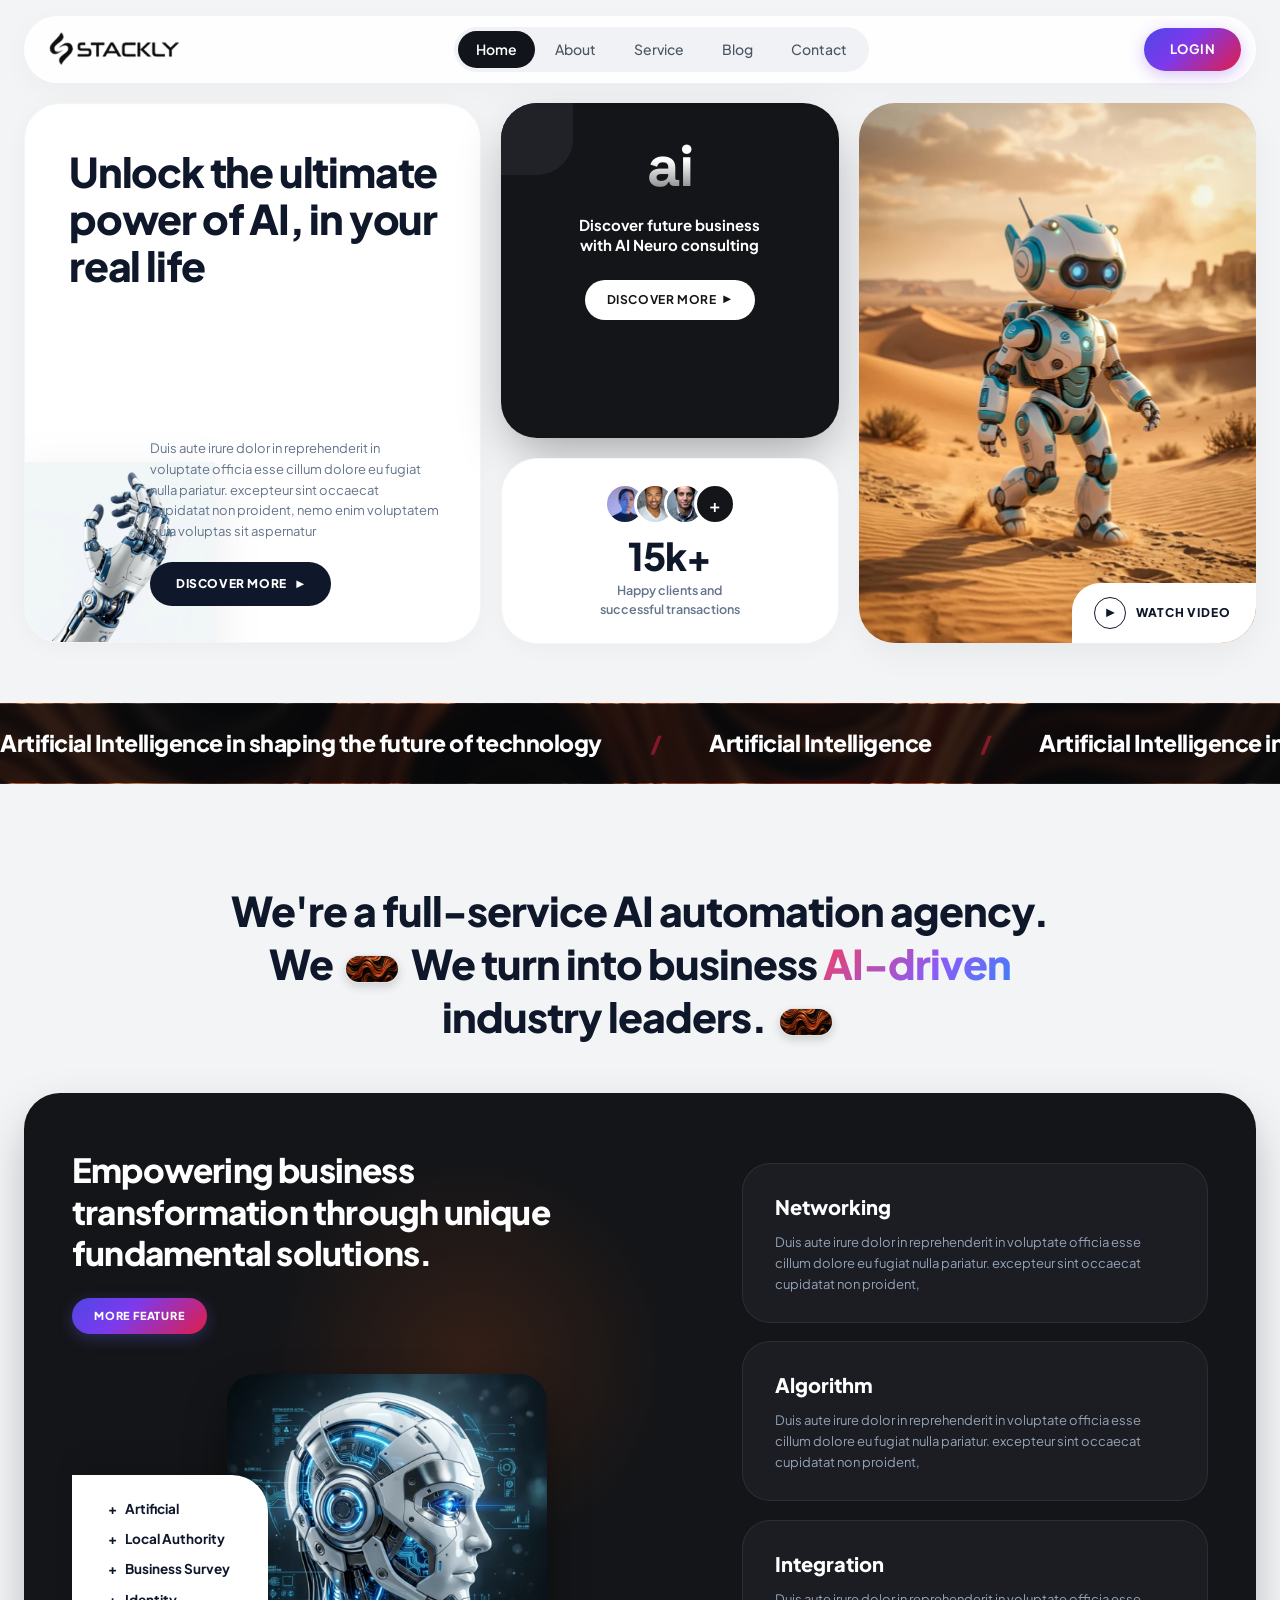
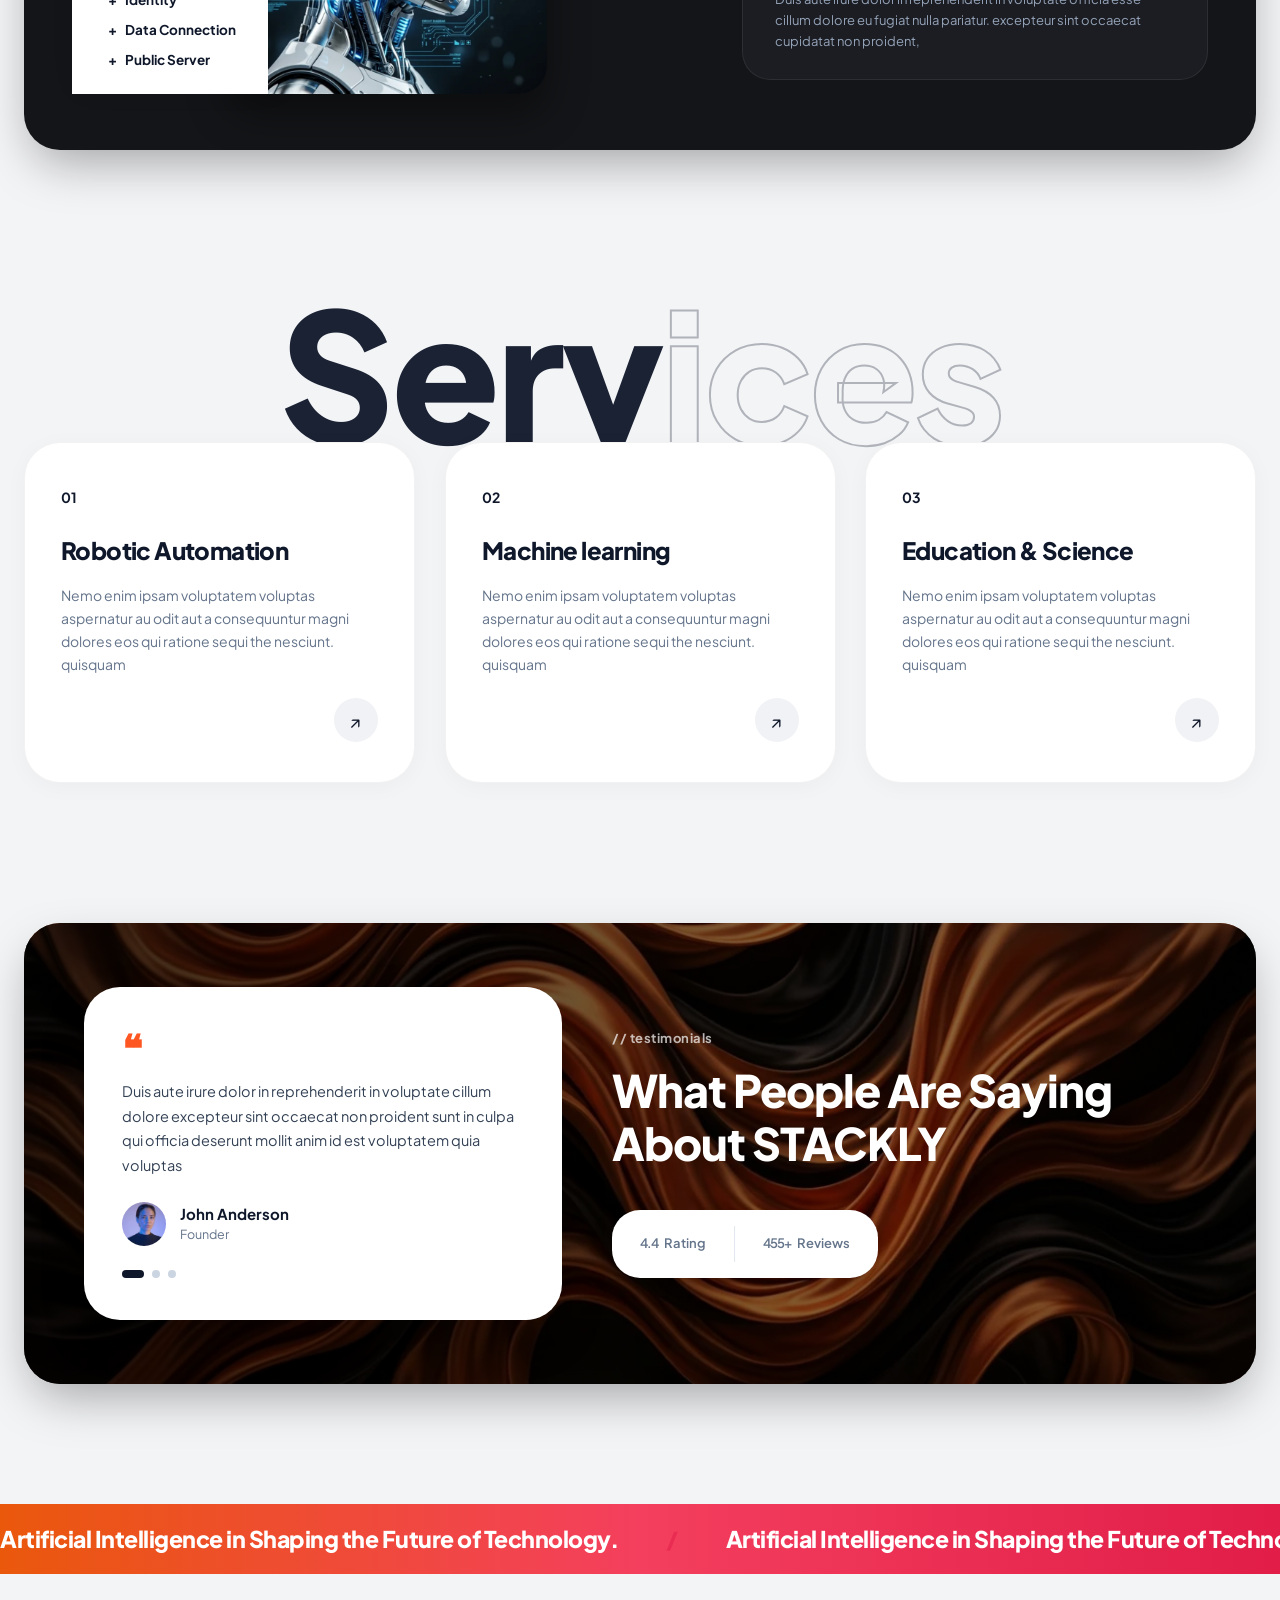
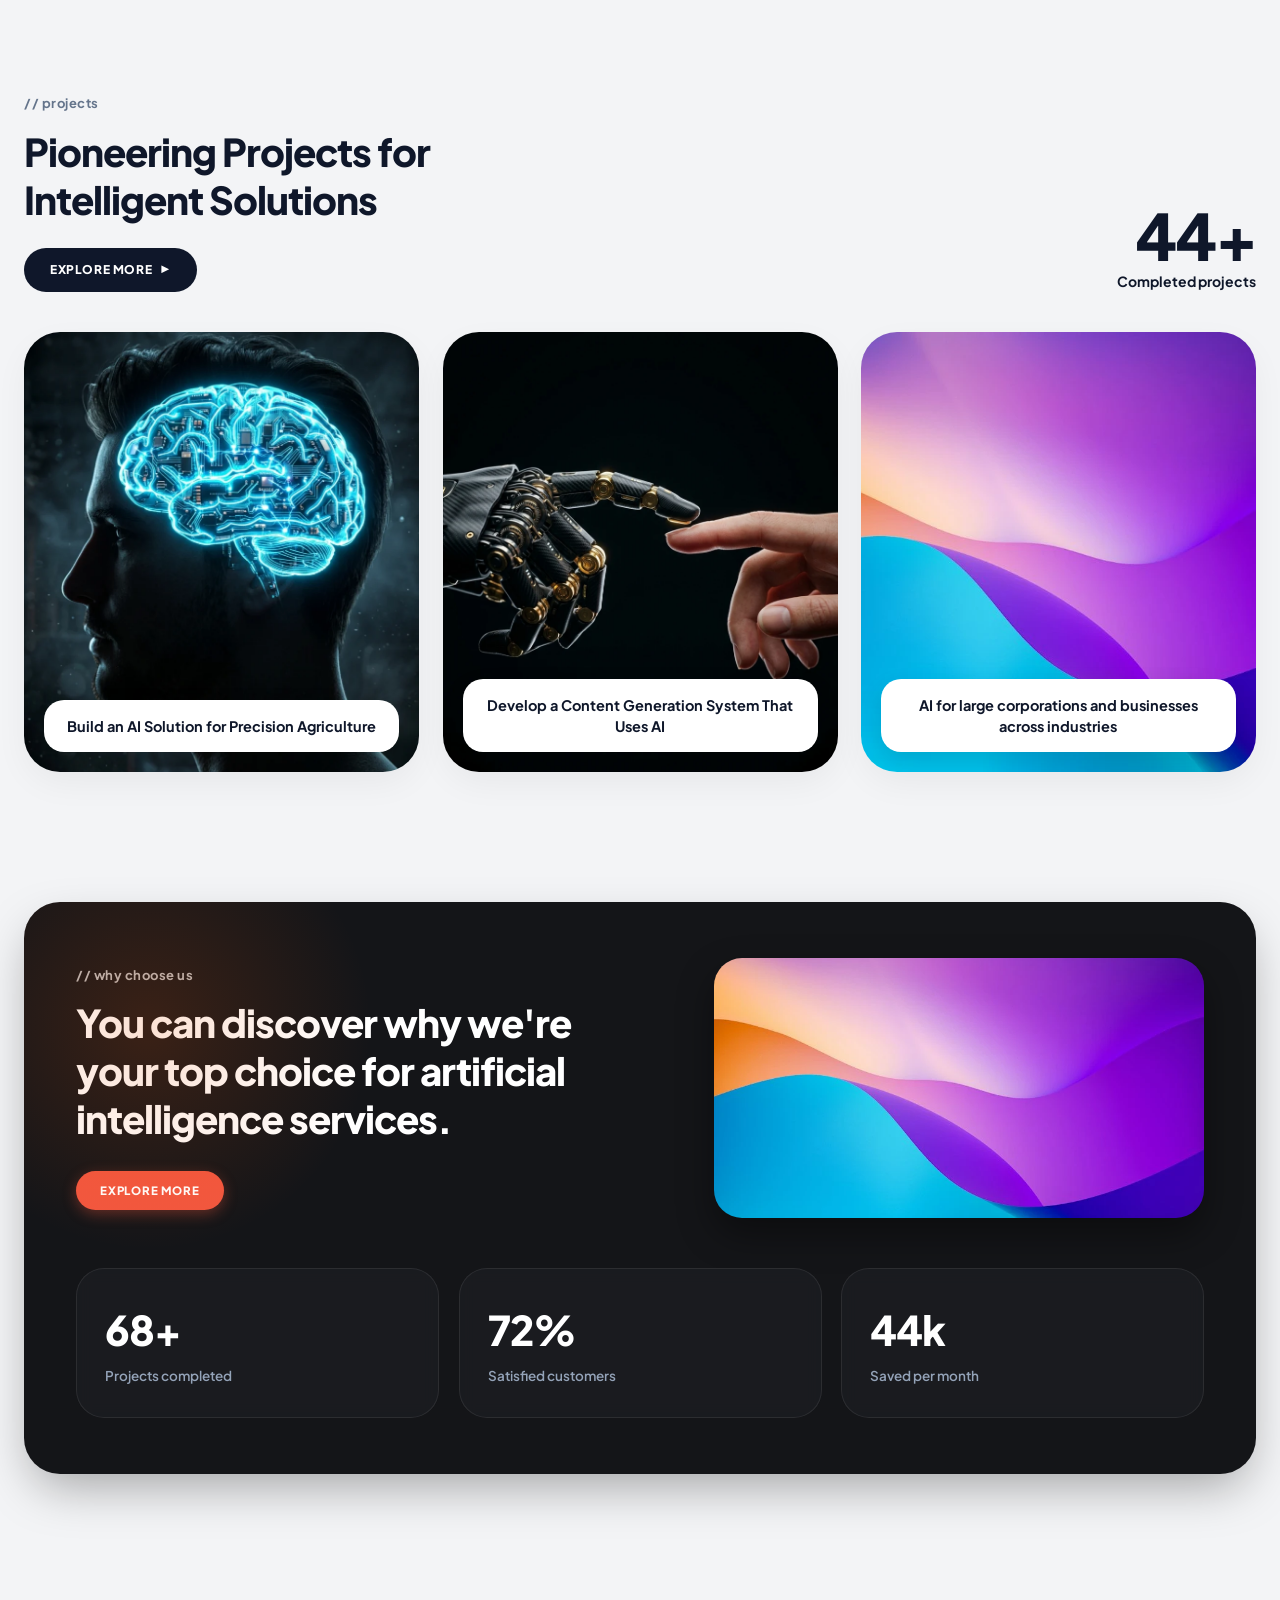
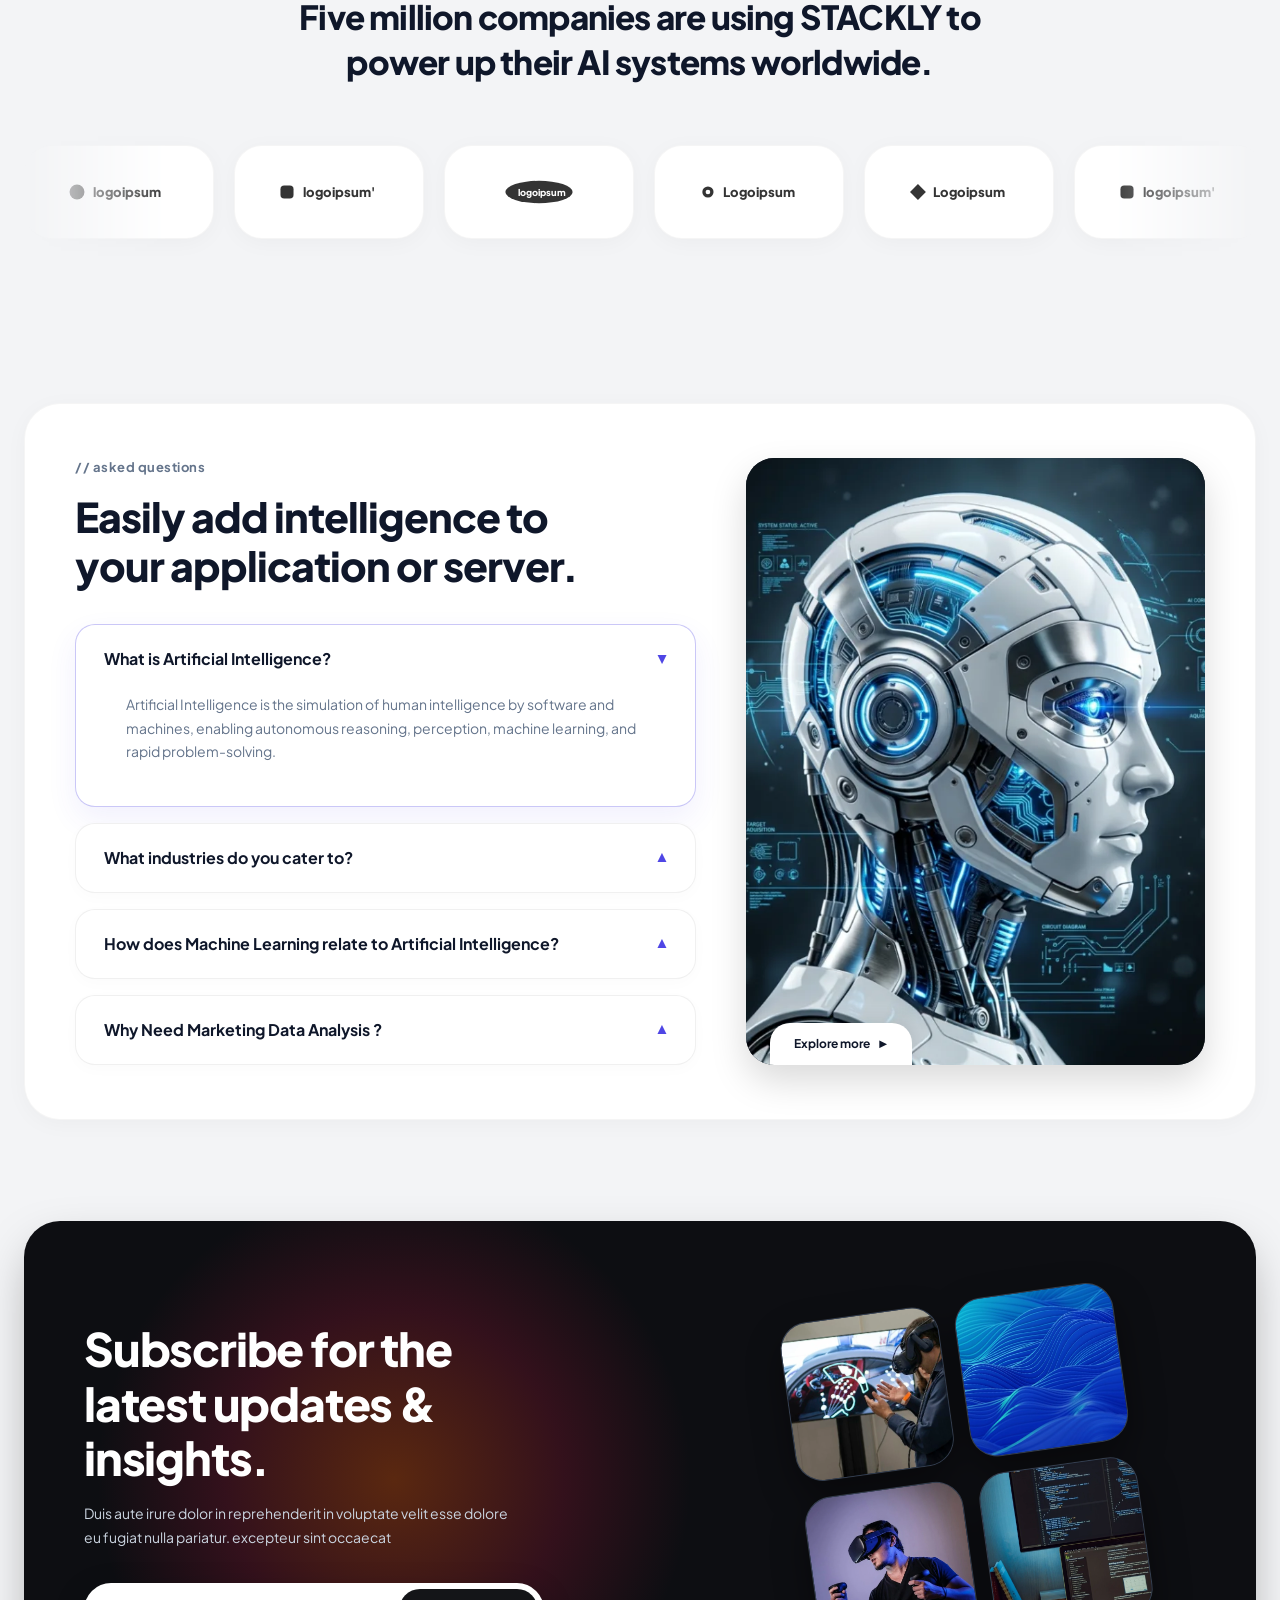
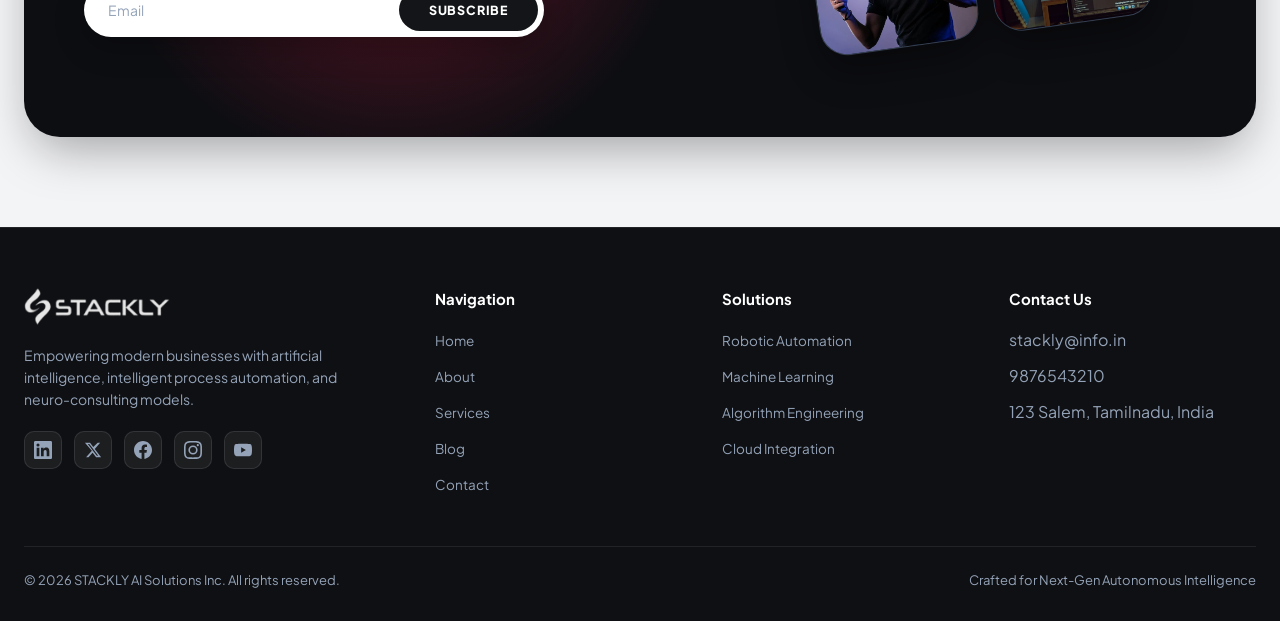
<file: index.html>
<!DOCTYPE html>
<html lang="en">
<head>
  <meta charset="UTF-8">
  <meta name="viewport" content="width=device-width, initial-scale=1.0">
  <title>STACKLY - Artificial Intelligence Solutions & Automation Agency</title>
  <meta name="description" content="STACKLY empowers business transformation through unique fundamental AI solutions. Unlock the ultimate power of AI in your real life.">
  <link rel="stylesheet" href="styles.css">
</head>
<body>

  <!-- =========================================================================
       Preloader (Futuristic AI Neural Core)
       ========================================================================= -->
  <div id="preloader" class="preloader" aria-hidden="true">
    <!-- Cyber Grid Background & Ambient Lighting -->
    <div class="preloader-grid-bg"></div>
    <div class="preloader-bg-orb orb-1"></div>
    <div class="preloader-bg-orb orb-2"></div>
    <div class="preloader-bg-orb orb-3"></div>

    <div class="preloader-card">
      <!-- Cyber HUD Corner Accents -->
      <div class="hud-corner top-left"></div>
      <div class="hud-corner top-right"></div>
      <div class="hud-corner bottom-left"></div>
      <div class="hud-corner bottom-right"></div>

      <!-- Top HUD Header -->
      <div class="preloader-hud-header">
        <div class="hud-status-badge">
          <span class="status-pulse-dot"></span>
          <span class="hud-status-text">NEURAL CORE ACTIVE</span>
        </div>
        <div class="hud-sys-tag">SYS // V4.2</div>
      </div>

      <!-- Center Holographic AI Reactor -->
      <div class="preloader-reactor">
        <div class="reactor-ring ring-outer"></div>
        <div class="reactor-ring ring-mid"></div>
        <div class="reactor-ring ring-inner"></div>
        <div class="reactor-orbit-dot dot-1"></div>
        <div class="reactor-orbit-dot dot-2"></div>
        <div class="reactor-core">
          <div class="laser-scanner"></div>
          <div class="preloader-logo">
            <img src="assets/images/Logo.webp" alt="STACKLY">
          </div>
        </div>
      </div>

      <!-- Progress Section -->
      <div class="preloader-progress-wrap">
        <div class="preloader-progress-info">
          <div class="preloader-log-line">
            <span class="log-cursor">&gt;</span>
            <span class="preloader-label" id="preloader-label">Initializing Neural Matrix...</span>
          </div>
          <div class="preloader-counter-wrap">
            <span class="preloader-counter" id="preloader-counter">00</span><span class="counter-percent">%</span>
          </div>
        </div>

        <!-- High-Tech Progress Bar -->
        <div class="preloader-bar-track">
          <div class="preloader-bar-fill" id="preloader-bar-fill">
            <div class="bar-spark"></div>
          </div>
        </div>

        <!-- Bottom Data Activity Ticker & Equalizer Bars -->
        <div class="preloader-hud-footer">
          <div class="hud-equalizer">
            <span class="eq-bar"></span>
            <span class="eq-bar"></span>
            <span class="eq-bar"></span>
            <span class="eq-bar"></span>
            <span class="eq-bar"></span>
          </div>
          <div class="hud-telemetry" id="preloader-telemetry">MEM 128TB // SYNAPSE 99.8% // ONLINE</div>
        </div>
      </div>
    </div>
  </div>

  <!-- =========================================================================
       Navigation Header
       ========================================================================= -->
  <header class="header-wrapper">
    <nav class="navbar" id="navbar">
      <!-- Brand Logo -->
      <a href="#" class="brand-logo" aria-label="STACKLY Home">
        <img src="assets/images/Logo.webp" alt="STACKLY" class="brand-logo-img">
      </a>

      <!-- Pill Nav Menu -->
      <div class="nav-pill-group">
        <a href="#home" class="nav-link active">Home</a>
        <a href="about.html" class="nav-link">About</a>
        <a href="services.html" class="nav-link">Service</a>
        <a href="blog.html" class="nav-link">Blog</a>
        <a href="contact.html" class="nav-link">Contact</a>
      </div>

      <!-- Action Button -->
      <a href="login.html" class="btn-get-started">Login</a>

      <!-- Mobile Menu Toggle -->
      <button class="menu-toggle" aria-label="Toggle menu" onclick="alert('Menu clicked!')"><svg width="22" height="22" viewBox="0 0 24 24" fill="none" stroke="currentColor" stroke-width="2.2" stroke-linecap="round"><line x1="3" y1="6" x2="21" y2="6"/><line x1="3" y1="12" x2="21" y2="12"/><line x1="3" y1="18" x2="21" y2="18"/></svg></button>
    </nav>
  </header>

  <!-- =========================================================================
       Hero Bento Grid Section
       ========================================================================= -->
  <section class="hero-section" id="home">
    <div class="container">
      <div class="hero-grid">

        <!-- Hero Card 1 (Left White Card) -->
        <div class="hero-card-left" data-animate="fade-left">
          <h1 class="hero-title">Unlock the ultimate power of AI, in your real life</h1>
          
          <div class="hero-bottom-content-row">
            <div class="hero-bottom-text-col">
              <p class="hero-desc">
                Duis aute irure dolor in reprehenderit in voluptate officia esse cillum dolore eu fugiat nulla pariatur. excepteur sint occaecat cupidatat non proident, nemo enim voluptatem quia voluptas sit aspernatur
              </p>
              <div class="hero-cta-wrap">
                <a href="services.html" class="btn-pill-dark">
                  <span>Discover More</span>
                  <span class="btn-arrow">▶</span>
                </a>
              </div>
            </div>
          </div>
          <!-- 3D Robot Hand Graphic -->
          <img src="assets/images/robot_hand.webp" alt="3D Futuristic Robotic Hand" class="robot-hand-img">
        </div>

        <!-- Hero Center Column -->
        <div class="hero-center-col">
          <!-- AI Neuro Consulting Card -->
          <div class="hero-ai-card" data-animate="scale-up" class="delay-100">
            <div class="ai-logo-art">ai</div>
            <h3 class="ai-card-title">Discover future business with AI Neuro consulting</h3>
            <a href="about.html" class="btn-pill-white">
              <span>Discover More</span>
              <span style="font-size: 10px;">▶</span>
            </a>
          </div>

          <!-- Stats & Social Proof Card -->
          <div class="hero-stats-card" data-animate="scale-up" class="delay-200">
            <div class="avatar-stack">
              <img src="assets/images/avatar1.webp" alt="Client Avatar 1">
              <img src="assets/images/avatar2.webp" alt="Client Avatar 2">
              <img src="assets/images/avatar3.webp" alt="Client Avatar 3">
              <div class="avatar-more-btn">+</div>
            </div>
            <div class="stat-number animate-counter" data-target="15" data-suffix="k+">0k+</div>
            <p class="stat-label">Happy clients and successful transactions</p>
          </div>
        </div>

        <!-- Hero Card Right (Robot in Desert) -->
        <div class="hero-card-right" data-animate="fade-right" class="delay-300">
          <img src="assets/images/hero_robot.webp" alt="STACKLY AI Bipedal Robot Exploring Landscape" class="robot-bg-img">
          
          <!-- Watch Video Floating Pill Badge -->
          <div class="video-pill-badge" id="watchVideoBtn">
            <div class="video-play-icon">▶</div>
            <span>Watch Video</span>
          </div>
        </div>

      </div>
    </div>
  </section>

  <!-- =========================================================================
       Marquee Banner 1 (Dark Ribbon Streak)
       ========================================================================= -->
  <div class="marquee-container dark-ribbon" aria-hidden="true">
    <div class="marquee-track">
      <div class="marquee-item">
        <span>Artificial Intelligence in shaping the future of technology</span>
        <span class="marquee-divider">/</span>
        <span>Artificial Intelligence</span>
        <span class="marquee-divider">/</span>
        <span>Artificial Intelligence in shaping the future of technology</span>
        <span class="marquee-divider">/</span>
        <span>Artificial Intelligence</span>
        <span class="marquee-divider">/</span>
      </div>
      <div class="marquee-item">
        <span>Artificial Intelligence in shaping the future of technology</span>
        <span class="marquee-divider">/</span>
        <span>Artificial Intelligence</span>
        <span class="marquee-divider">/</span>
        <span>Artificial Intelligence in shaping the future of technology</span>
        <span class="marquee-divider">/</span>
        <span>Artificial Intelligence</span>
        <span class="marquee-divider">/</span>
      </div>
    </div>
  </div>

  <!-- =========================================================================
       Section 2: Agency Transformation & Showcase
       ========================================================================= -->
  <section class="agency-section" id="about">
    <div class="container">
      
      <!-- Headline with inline image pills -->
      <div class="agency-heading-wrap" data-animate="fade-up">
        <h2 class="agency-title">
          We're a full-service AI automation agency. We
          <img src="assets/images/fiery_ribbon_bg.webp" alt="Energy" class="inline-pill-img">
          We turn into business <span class="gradient-text-accent">AI-driven</span> industry leaders.
          <img src="assets/images/fiery_ribbon_bg.webp" alt="Innovation" class="inline-pill-img">
        </h2>
      </div>

      <!-- Main Dark Showcase Box -->
      <div class="agency-showcase-box" data-animate="scale-up">
        <!-- Left Column -->
        <div class="agency-left-col">
          <h3 class="agency-showcase-title">
            Empowering business transformation through unique fundamental solutions.
          </h3>
          <a href="services.html" class="btn-pill-gradient">More Feature</a>

          <div class="cyborg-graphic-wrap">
            <img src="assets/images/ai_cyborg_face.webp" alt="AI Neural Android Interface" class="cyborg-face-img">
          </div>

          <!-- Feature Tag List Badge Overlay -->
          <div class="agency-feature-tag-box">
            <ul class="feature-tag-list">
              <li class="feature-tag-item"><span>+</span> Artificial</li>
              <li class="feature-tag-item"><span>+</span> Local Authority</li>
              <li class="feature-tag-item"><span>+</span> Business Survey</li>
              <li class="feature-tag-item"><span>+</span> Identity</li>
              <li class="feature-tag-item"><span>+</span> Data Connection</li>
              <li class="feature-tag-item"><span>+</span> Public Server</li>
            </ul>
          </div>
        </div>

        <!-- Right Column (Stacked Cards) -->
        <div class="agency-right-col">
          <div class="feature-subcard" data-animate="fade-left" class="delay-100">
            <h4 class="subcard-title">Networking</h4>
            <p class="subcard-desc">
              Duis aute irure dolor in reprehenderit in voluptate officia esse cillum dolore eu fugiat nulla pariatur. excepteur sint occaecat cupidatat non proident,
            </p>
          </div>

          <div class="feature-subcard" data-animate="fade-left" class="delay-200">
            <h4 class="subcard-title">Algorithm</h4>
            <p class="subcard-desc">
              Duis aute irure dolor in reprehenderit in voluptate officia esse cillum dolore eu fugiat nulla pariatur. excepteur sint occaecat cupidatat non proident,
            </p>
          </div>

          <div class="feature-subcard" data-animate="fade-left" class="delay-300">
            <h4 class="subcard-title">Integration</h4>
            <p class="subcard-desc">
              Duis aute irure dolor in reprehenderit in voluptate officia esse cillum dolore eu fugiat nulla pariatur. excepteur sint occaecat cupidatat non proident,
            </p>
          </div>
        </div>
      </div>

    </div>
  </section>

  <!-- =========================================================================
       Section 3: Services (Watermarked Typography)
       ========================================================================= -->
  <section class="services-section" id="services">
    <div class="container">
      <!-- Giant Watermark Typography -->
      <div class="services-watermark-text" aria-hidden="true">
        Serv<span class="stroke-text">ices</span>
      </div>

      <!-- Services 3-Column Grid -->
      <div class="services-grid">
        <!-- Service Card 01 -->
        <div class="service-card" data-animate="fade-up" class="delay-100">
          <div class="service-index">01</div>
          <h3 class="service-name">Robotic Automation</h3>
          <p class="service-desc">
            Nemo enim ipsam voluptatem voluptas aspernatur au odit aut a consequuntur magni dolores eos qui ratione sequi the nesciunt. quisquam
          </p>
          <a href="services.html" class="service-arrow-btn" aria-label="Learn about Robotic Automation">↗</a>
        </div>

        <!-- Service Card 02 -->
        <div class="service-card" data-animate="fade-up" class="delay-200">
          <div class="service-index">02</div>
          <h3 class="service-name">Machine learning</h3>
          <p class="service-desc">
            Nemo enim ipsam voluptatem voluptas aspernatur au odit aut a consequuntur magni dolores eos qui ratione sequi the nesciunt. quisquam
          </p>
          <a href="services.html" class="service-arrow-btn" aria-label="Learn about Machine Learning">↗</a>
        </div>

        <!-- Service Card 03 -->
        <div class="service-card" data-animate="fade-up" class="delay-300">
          <div class="service-index">03</div>
          <h3 class="service-name">Education & Science</h3>
          <p class="service-desc">
            Nemo enim ipsam voluptatem voluptas aspernatur au odit aut a consequuntur magni dolores eos qui ratione sequi the nesciunt. quisquam
          </p>
          <a href="services.html" class="service-arrow-btn" aria-label="Learn about Education & Science">↗</a>
        </div>
      </div>
    </div>
  </section>

  <!-- =========================================================================
       Section 4: Testimonials Banner
       ========================================================================= -->
  <section class="testimonials-section">
    <div class="container">
      <div class="testimonials-banner" data-animate="scale-up">

        <!-- Left White Quote Card -->
        <div class="testimonial-quote-card" data-animate="fade-right">
          <div class="quote-icon">❝</div>
          <p class="quote-text">
            Duis aute irure dolor in reprehenderit in voluptate cillum dolore excepteur sint occaecat non proident sunt in culpa qui officia deserunt mollit anim id est voluptatem quia voluptas
          </p>
          <div class="author-row">
            <img src="assets/images/avatar1.webp" alt="John Anderson" class="author-avatar">
            <div class="author-info">
              <h4>John Anderson</h4>
              <p>Founder</p>
            </div>
          </div>
          <div class="carousel-dots">
            <div class="dot active"></div>
            <div class="dot"></div>
            <div class="dot"></div>
          </div>
        </div>

        <!-- Right Content & Stats -->
        <div class="testimonial-right-col" data-animate="fade-left">
          <div class="section-tag">// testimonials</div>
          <h2 class="testimonial-heading">
            What People Are Saying About STACKLY
          </h2>
          <div class="rating-badge-card">
            <div class="rating-col">
              <span class="rating-number animate-counter" data-target="4.8">0.0</span>
              <span>Rating</span>
            </div>
            <div class="rating-separator"></div>
            <div class="rating-col">
              <span class="rating-number animate-counter" data-target="500" data-suffix="+">0+</span>
              <span>Reviews</span>
            </div>
          </div>
        </div>

      </div>
    </div>
  </section>

  <!-- =========================================================================
       Marquee Banner 2 (Vibrant Coral/Red Ribbon)
       ========================================================================= -->
  <div class="marquee-container coral-ribbon" aria-hidden="true">
    <div class="marquee-track">
      <div class="marquee-item">
        <span>Artificial Intelligence in Shaping the Future of Technology.</span>
        <span class="marquee-divider">/</span>
        <span>Artificial Intelligence in Shaping the Future of Technology.</span>
        <span class="marquee-divider">/</span>
        <span>Artificial Intelligence in Shaping the Future of Technology.</span>
        <span class="marquee-divider">/</span>
      </div>
      <div class="marquee-item">
        <span>Artificial Intelligence in Shaping the Future of Technology.</span>
        <span class="marquee-divider">/</span>
        <span>Artificial Intelligence in Shaping the Future of Technology.</span>
        <span class="marquee-divider">/</span>
        <span>Artificial Intelligence in Shaping the Future of Technology.</span>
        <span class="marquee-divider">/</span>
      </div>
    </div>
  </div>

  <!-- =========================================================================
       Section 5: Pioneering Projects
       ========================================================================= -->
  <section class="projects-section" id="projects">
    <div class="container">
      
      <!-- Section Header Row -->
      <div class="projects-header-row" data-animate="fade-up">
        <div class="projects-header-left">
          <div class="section-tag" style="color: #64748b;">// projects</div>
          <h2 class="projects-title">Pioneering Projects for Intelligent Solutions</h2>
          <a href="services.html" class="btn-pill-dark">
            <span>Explore More</span>
            <span class="btn-arrow">▶</span>
          </a>
        </div>
        <div class="projects-header-right">
          <div class="big-stat-number animate-counter" data-target="49" data-suffix="+">0+</div>
          <div class="big-stat-label">Completed projects</div>
        </div>
      </div>

      <!-- Projects 3-Card Grid -->
      <div class="projects-grid">
        <!-- Project 1 -->
        <div class="project-card" data-animate="fade-up" class="delay-100">
          <img src="assets/images/project_brain.webp" alt="AI Solution for Precision Agriculture" class="project-img">
          <div class="project-pill-label">
            Build an AI Solution for Precision Agriculture
          </div>
        </div>

        <!-- Project 2 -->
        <div class="project-card" data-animate="fade-up" class="delay-200">
          <img src="assets/images/project_hands.webp" alt="Content Generation System That Uses AI" class="project-img">
          <div class="project-pill-label">
            Develop a Content Generation System That Uses AI
          </div>
        </div>

        <!-- Project 3 -->
        <div class="project-card" data-animate="fade-up" class="delay-300">
          <img src="assets/images/project_chip.webp" alt="AI for Large Corporations and Businesses" class="project-img">
          <div class="project-pill-label">
            AI for large corporations and businesses across industries
          </div>
        </div>
      </div>

    </div>
  </section>

  <!-- =========================================================================
       Section 6: Why Choose Us (Dark Box)
       ========================================================================= -->
  <section class="why-us-section" id="why-us">
    <div class="container">
      <div class="why-us-box" data-animate="scale-up">
        
        <!-- Top Row -->
        <div class="why-us-top-row">
          <div class="why-us-left">
            <div class="section-tag">// why choose us</div>
            <h2 class="why-us-title">
              You can discover why we're your top choice for artificial intelligence services.
            </h2>
            <a href="about.html" class="btn-pill-coral">Explore More</a>
          </div>
          <div class="why-us-right">
            <div class="why-us-img-frame">
              <img src="assets/images/abstract_fractal.webp" alt="Vibrant 3D AI Ribbon Geometry">
            </div>
          </div>
        </div>

        <!-- Bottom Stats Row -->
        <div class="why-us-stats-row">
          <div class="why-stat-card" data-animate="fade-up" class="delay-100">
            <div class="why-stat-number animate-counter" data-target="93" data-suffix="+">0+</div>
            <div class="why-stat-label">Projects completed</div>
          </div>

          <div class="why-stat-card" data-animate="fade-up" class="delay-200">
            <div class="why-stat-number animate-counter" data-target="99" data-suffix="%">0%</div>
            <div class="why-stat-label">Satisfied customers</div>
          </div>

          <div class="why-stat-card" data-animate="fade-up" class="delay-300">
            <div class="why-stat-number animate-counter" data-target="60" data-suffix="k">0k</div>
            <div class="why-stat-label">Saved per month</div>
          </div>
        </div>

      </div>
    </div>
  </section>

  <!-- =========================================================================
       Section 7: Social Proof & Partner Logos
       ========================================================================= -->
  <section class="social-proof-section">
    <div class="container">
      <h2 class="social-proof-title" data-animate="fade-up">
        Five million companies are using STACKLY to power up their AI systems worldwide.
      </h2>

      <!-- Partner Logos Infinite Marquee -->
      <div class="logos-marquee-wrapper" data-animate="fade-up">
        <div class="logos-marquee-track">
          <!-- Loop 1 -->
          <div class="partner-logo-card">
            <svg viewBox="0 0 120 30" fill="currentColor">
              <circle cx="15" cy="15" r="8" fill="#111"></circle>
              <text x="32" y="20" font-family="'Plus Jakarta Sans', sans-serif" font-weight="800" font-size="14" fill="#111">logoipsum</text>
            </svg>
          </div>

          <div class="partner-logo-card">
            <svg viewBox="0 0 120 30" fill="currentColor">
              <rect x="8" y="8" width="14" height="14" rx="4" fill="#111"></rect>
              <text x="32" y="20" font-family="'Plus Jakarta Sans', sans-serif" font-weight="800" font-size="14" fill="#111">logoipsum'</text>
            </svg>
          </div>

          <div class="partner-logo-card">
            <svg viewBox="0 0 120 30" fill="currentColor">
              <ellipse cx="60" cy="15" rx="36" ry="12" fill="#111"></ellipse>
              <text x="38" y="19" font-family="'Plus Jakarta Sans', sans-serif" font-weight="800" font-size="10" fill="#fff">logoipsum</text>
            </svg>
          </div>

          <div class="partner-logo-card">
            <svg viewBox="0 0 120 30" fill="currentColor">
              <path d="M10 15a6 6 0 1 0 12 0a6 6 0 1 0-12 0z" fill="#111"></path>
              <circle cx="16" cy="15" r="2.5" fill="#fff"></circle>
              <text x="32" y="20" font-family="'Plus Jakarta Sans', sans-serif" font-weight="800" font-size="14" fill="#111">Logoipsum</text>
            </svg>
          </div>

          <div class="partner-logo-card">
            <svg viewBox="0 0 120 30" fill="currentColor">
              <rect x="10" y="9" width="12" height="12" transform="rotate(45 16 15)" fill="#111"></rect>
              <text x="32" y="20" font-family="'Plus Jakarta Sans', sans-serif" font-weight="800" font-size="14" fill="#111">Logoipsum</text>
            </svg>
          </div>

          <div class="partner-logo-card">
            <svg viewBox="0 0 120 30" fill="currentColor">
              <rect x="8" y="8" width="14" height="14" rx="4" fill="#111"></rect>
              <text x="32" y="20" font-family="'Plus Jakarta Sans', sans-serif" font-weight="800" font-size="14" fill="#111">logoipsum'</text>
            </svg>
          </div>

          <div class="partner-logo-card">
            <svg viewBox="0 0 120 30" fill="currentColor">
              <ellipse cx="60" cy="15" rx="36" ry="12" fill="#111"></ellipse>
              <text x="38" y="19" font-family="'Plus Jakarta Sans', sans-serif" font-weight="800" font-size="10" fill="#fff">logoipsum</text>
            </svg>
          </div>

          <div class="partner-logo-card">
            <svg viewBox="0 0 120 30" fill="currentColor">
              <path d="M10 15a6 6 0 1 0 12 0a6 6 0 1 0-12 0z" fill="#111"></path>
              <circle cx="16" cy="15" r="2.5" fill="#fff"></circle>
              <text x="32" y="20" font-family="'Plus Jakarta Sans', sans-serif" font-weight="800" font-size="14" fill="#111">Log</text>
            </svg>
          </div>

          <!-- Loop 2 (Exact Duplicate for Infinite Continuous Scroll) -->
          <div class="partner-logo-card">
            <svg viewBox="0 0 120 30" fill="currentColor">
              <circle cx="15" cy="15" r="8" fill="#111"></circle>
              <text x="32" y="20" font-family="'Plus Jakarta Sans', sans-serif" font-weight="800" font-size="14" fill="#111">logoipsum</text>
            </svg>
          </div>

          <div class="partner-logo-card">
            <svg viewBox="0 0 120 30" fill="currentColor">
              <rect x="8" y="8" width="14" height="14" rx="4" fill="#111"></rect>
              <text x="32" y="20" font-family="'Plus Jakarta Sans', sans-serif" font-weight="800" font-size="14" fill="#111">logoipsum'</text>
            </svg>
          </div>

          <div class="partner-logo-card">
            <svg viewBox="0 0 120 30" fill="currentColor">
              <ellipse cx="60" cy="15" rx="36" ry="12" fill="#111"></ellipse>
              <text x="38" y="19" font-family="'Plus Jakarta Sans', sans-serif" font-weight="800" font-size="10" fill="#fff">logoipsum</text>
            </svg>
          </div>

          <div class="partner-logo-card">
            <svg viewBox="0 0 120 30" fill="currentColor">
              <path d="M10 15a6 6 0 1 0 12 0a6 6 0 1 0-12 0z" fill="#111"></path>
              <circle cx="16" cy="15" r="2.5" fill="#fff"></circle>
              <text x="32" y="20" font-family="'Plus Jakarta Sans', sans-serif" font-weight="800" font-size="14" fill="#111">Logoipsum</text>
            </svg>
          </div>

          <div class="partner-logo-card">
            <svg viewBox="0 0 120 30" fill="currentColor">
              <rect x="10" y="9" width="12" height="12" transform="rotate(45 16 15)" fill="#111"></rect>
              <text x="32" y="20" font-family="'Plus Jakarta Sans', sans-serif" font-weight="800" font-size="14" fill="#111">Logoipsum</text>
            </svg>
          </div>

          <div class="partner-logo-card">
            <svg viewBox="0 0 120 30" fill="currentColor">
              <rect x="8" y="8" width="14" height="14" rx="4" fill="#111"></rect>
              <text x="32" y="20" font-family="'Plus Jakarta Sans', sans-serif" font-weight="800" font-size="14" fill="#111">logoipsum'</text>
            </svg>
          </div>

          <div class="partner-logo-card">
            <svg viewBox="0 0 120 30" fill="currentColor">
              <ellipse cx="60" cy="15" rx="36" ry="12" fill="#111"></ellipse>
              <text x="38" y="19" font-family="'Plus Jakarta Sans', sans-serif" font-weight="800" font-size="10" fill="#fff">logoipsum</text>
            </svg>
          </div>

          <div class="partner-logo-card">
            <svg viewBox="0 0 120 30" fill="currentColor">
              <path d="M10 15a6 6 0 1 0 12 0a6 6 0 1 0-12 0z" fill="#111"></path>
              <circle cx="16" cy="15" r="2.5" fill="#fff"></circle>
              <text x="32" y="20" font-family="'Plus Jakarta Sans', sans-serif" font-weight="800" font-size="14" fill="#111">Log</text>
            </svg>
          </div>
        </div>
      </div>

    </div>
  </section>

  <!-- =========================================================================
       Section 8: FAQ (Asked Questions)
       ========================================================================= -->
  <section class="faq-section" id="faq">
    <div class="container">
      <div class="faq-card-container" data-animate="scale-up">
        
        <!-- Left Column: Accordion -->
        <div class="faq-left-col">
          <div class="section-tag" style="color: #64748b;">// asked questions</div>
          <h2 class="faq-title">
            Easily add intelligence to your application or server.
          </h2>

          <div class="faq-accordion">
            <!-- FAQ 1 -->
            <div class="faq-item active">
              <div class="faq-header">
                <span class="faq-question">What is Artificial Intelligence?</span>
                <span class="faq-icon">▲</span>
              </div>
              <div class="faq-body">
                <p class="faq-answer">
                  Artificial Intelligence is the simulation of human intelligence by software and machines, enabling autonomous reasoning, perception, machine learning, and rapid problem-solving.
                </p>
              </div>
            </div>

            <!-- FAQ 2 -->
            <div class="faq-item">
              <div class="faq-header">
                <span class="faq-question">What industries do you cater to?</span>
                <span class="faq-icon">▲</span>
              </div>
              <div class="faq-body">
                <p class="faq-answer">
                  We empower enterprises in healthcare, fintech, precision agriculture, e-commerce, legal operations, logistics, and automated cloud computing.
                </p>
              </div>
            </div>

            <!-- FAQ 3 -->
            <div class="faq-item">
              <div class="faq-header">
                <span class="faq-question">How does Machine Learning relate to Artificial Intelligence?</span>
                <span class="faq-icon">▲</span>
              </div>
              <div class="faq-body">
                <p class="faq-answer">
                  Machine learning is a subset of AI focused on training statistical neural networks on large datasets to recognize patterns, make predictions, and continuously self-improve without explicit hardcoded instructions.
                </p>
              </div>
            </div>

            <!-- FAQ 4 -->
            <div class="faq-item">
              <div class="faq-header">
                <span class="faq-question">Why Need Marketing Data Analysis ?</span>
                <span class="faq-icon">▲</span>
              </div>
              <div class="faq-body">
                <p class="faq-answer">
                  Marketing data analysis leverages predictive AI models to detect high-intent audience segments, optimize multi-channel budget allocation, and maximize user conversion velocity.
                </p>
              </div>
            </div>
          </div>
        </div>

        <!-- Right Column: 3D Cyber Head & Pill Notch -->
        <div class="faq-right-col" data-animate="fade-left">
          <div class="faq-img-card">
            <img src="assets/images/ai_cyborg_face.webp" alt="STACKLY AI Biomechanical Intelligence Unit">
            <!-- Pill Notch Button -->
            <a href="contact.html" class="faq-pill-badge">
              <span>Explore more</span>
              <span style="font-size: 10px;">▶</span>
            </a>
          </div>
        </div>

      </div>
    </div>
  </section>

  <!-- =========================================================================
       Section 9: Newsletter Subscription Banner
       ========================================================================= -->
  <section class="newsletter-section">
    <div class="container">
      <div class="newsletter-banner" data-animate="scale-up">
        
        <!-- Left Column: Form -->
        <div class="newsletter-left-col">
          <h2 class="newsletter-title">
            Subscribe for the latest updates & insights.
          </h2>
          <p class="newsletter-desc">
            Duis aute irure dolor in reprehenderit in voluptate velit esse dolore eu fugiat nulla pariatur. excepteur sint occaecat
          </p>

          <form class="newsletter-form" id="newsletter-form" action="javascript:void(0)" onsubmit="
            event.preventDefault();
            var btn = document.getElementById('newsletter-submit-btn');
            var inp = document.getElementById('newsletter-email-input');
            if (!inp.value || !inp.checkValidity()) { inp.reportValidity(); return false; }
            btn.disabled = true;
            btn.textContent = 'Subscribing...';
            setTimeout(function(){
              window.location.href = '404.html';
            }, 700);
            return false;
          ">
            <input type="email" placeholder="Email" class="newsletter-input" id="newsletter-email-input" required>
            <button type="submit" class="btn-subscribe" id="newsletter-submit-btn">SUBSCRIBE</button>
          </form>
        </div>

        <!-- Right Column: 3D Floating Isometric Tiles -->
        <div class="newsletter-right-col" data-animate="fade-left">
          <div class="tiles-iso-grid">
            <div class="iso-tile">
              <img src="assets/images/newsletter_vr1.webp" alt="VR Neural Experience">
            </div>
            <div class="iso-tile">
              <img src="assets/images/newsletter_tile3.webp" alt="3D Modern Intelligence Architecture">
            </div>
            <div class="iso-tile">
              <img src="assets/images/newsletter_vr2.webp" alt="Autonomous Cyber Interaction">
            </div>
            <div class="iso-tile">
              <img src="assets/images/newsletter_tile4.webp" alt="Dynamic 3D Geometry">
            </div>
          </div>
        </div>

      </div>
    </div>
  </section>

  <!-- =========================================================================
       Footer Section
       ========================================================================= -->
  <footer class="footer" id="contact">
    <div class="container">
      <div class="footer-top">
        <div class="footer-brand">
          <img src="assets/images/Logo.webp" alt="STACKLY" class="footer-brand-logo">
          <p class="footer-desc">
            Empowering modern businesses with artificial intelligence, intelligent process automation, and neuro-consulting models.
          </p>
          <div class="footer-social">
            <a href="404.html" class="footer-social-link" aria-label="LinkedIn">
              <svg xmlns="http://www.w3.org/2000/svg" width="18" height="18" viewBox="0 0 24 24" fill="currentColor"><path d="M20.447 20.452h-3.554v-5.569c0-1.328-.027-3.037-1.852-3.037-1.853 0-2.136 1.445-2.136 2.939v5.667H9.351V9h3.414v1.561h.046c.477-.9 1.637-1.85 3.37-1.85 3.601 0 4.267 2.37 4.267 5.455v6.286zM5.337 7.433a2.062 2.062 0 0 1-2.063-2.065 2.064 2.064 0 1 1 2.063 2.065zm1.782 13.019H3.555V9h3.564v11.452zM22.225 0H1.771C.792 0 0 .774 0 1.729v20.542C0 23.227.792 24 1.771 24h20.451C23.2 24 24 23.227 24 22.271V1.729C24 .774 23.2 0 22.222 0h.003z"/></svg>
            </a>
            <a href="404.html" class="footer-social-link" aria-label="X (Twitter)">
              <svg xmlns="http://www.w3.org/2000/svg" width="18" height="18" viewBox="0 0 24 24" fill="currentColor"><path d="M18.244 2.25h3.308l-7.227 8.26 8.502 11.24H16.17l-4.714-6.231-5.401 6.231H2.746l7.73-8.835L1.254 2.25H8.08l4.253 5.622zm-1.161 17.52h1.833L7.084 4.126H5.117z"/></svg>
            </a>
            <a href="404.html" class="footer-social-link" aria-label="Facebook">
              <svg xmlns="http://www.w3.org/2000/svg" width="18" height="18" viewBox="0 0 24 24" fill="currentColor"><path d="M24 12.073c0-6.627-5.373-12-12-12s-12 5.373-12 12c0 5.99 4.388 10.954 10.125 11.854v-8.385H7.078v-3.47h3.047V9.43c0-3.007 1.792-4.669 4.533-4.669 1.312 0 2.686.235 2.686.235v2.953H15.83c-1.491 0-1.956.925-1.956 1.874v2.25h3.328l-.532 3.47h-2.796v8.385C19.612 23.027 24 18.062 24 12.073z"/></svg>
            </a>
            <a href="404.html" class="footer-social-link" aria-label="Instagram">
              <svg xmlns="http://www.w3.org/2000/svg" width="18" height="18" viewBox="0 0 24 24" fill="currentColor"><path d="M12 2.163c3.204 0 3.584.012 4.85.07 3.252.148 4.771 1.691 4.919 4.919.058 1.265.069 1.645.069 4.849 0 3.205-.012 3.584-.069 4.849-.149 3.225-1.664 4.771-4.919 4.919-1.266.058-1.644.07-4.85.07-3.204 0-3.584-.012-4.849-.07-3.26-.149-4.771-1.699-4.919-4.92-.058-1.265-.07-1.644-.07-4.849 0-3.204.013-3.583.07-4.849.149-3.227 1.664-4.771 4.919-4.919 1.266-.057 1.645-.069 4.849-.069zM12 0C8.741 0 8.333.014 7.053.072 2.695.272.273 2.69.073 7.052.014 8.333 0 8.741 0 12c0 3.259.014 3.668.072 4.948.2 4.358 2.618 6.78 6.98 6.98C8.333 23.986 8.741 24 12 24c3.259 0 3.668-.014 4.948-.072 4.354-.2 6.782-2.618 6.979-6.98.059-1.28.073-1.689.073-4.948 0-3.259-.014-3.667-.072-4.947-.196-4.354-2.617-6.78-6.979-6.98C15.668.014 15.259 0 12 0zm0 5.838a6.162 6.162 0 1 0 0 12.324 6.162 6.162 0 0 0 0-12.324zM12 16a4 4 0 1 1 0-8 4 4 0 0 1 0 8zm6.406-11.845a1.44 1.44 0 1 0 0 2.881 1.44 1.44 0 0 0 0-2.881z"/></svg>
            </a>
            <a href="404.html" class="footer-social-link" aria-label="YouTube">
              <svg xmlns="http://www.w3.org/2000/svg" width="18" height="18" viewBox="0 0 24 24" fill="currentColor"><path d="M23.498 6.186a3.016 3.016 0 0 0-2.122-2.136C19.505 3.545 12 3.545 12 3.545s-7.505 0-9.377.505A3.017 3.017 0 0 0 .502 6.186C0 8.07 0 12 0 12s0 3.93.502 5.814a3.016 3.016 0 0 0 2.122 2.136c1.871.505 9.376.505 9.376.505s7.505 0 9.377-.505a3.015 3.015 0 0 0 2.122-2.136C24 15.93 24 12 24 12s0-3.93-.502-5.814zM9.545 15.568V8.432L15.818 12l-6.273 3.568z"/></svg>
            </a>
          </div>
        </div>

        <div class="footer-col">
          <h4>Navigation</h4>
          <ul class="footer-links">
            <li><a href="#home">Home</a></li>
            <li><a href="about.html">About</a></li>
            <li><a href="services.html">Services</a></li>
            <li><a href="blog.html">Blog</a></li>
            <li><a href="contact.html">Contact</a></li>
          </ul>
        </div>

        <div class="footer-col">
          <h4>Solutions</h4>
          <ul class="footer-links">
            <li><a href="404.html">Robotic Automation</a></li>
            <li><a href="404.html">Machine Learning</a></li>
            <li><a href="404.html">Algorithm Engineering</a></li>
            <li><a href="404.html">Cloud Integration</a></li>
          </ul>
        </div>

        <div class="footer-col">
          <h4>Contact Us</h4>
          <ul class="footer-links">
            <li>stackly@info.in</li>
            <li>9876543210</li>
            <li>123 Salem, Tamilnadu, India</li>
          </ul>
        </div>
      </div>

      <div class="footer-bottom">
        <p>&copy; 2026 STACKLY AI Solutions Inc. All rights reserved.</p>
        <p>Crafted for Next-Gen Autonomous Intelligence</p>
      </div>
    </div>
  </footer>

  <!-- =========================================================================
       Video Player Modal
       ========================================================================= -->
  <div class="video-modal" id="videoModal">
    <div class="video-modal-content">
      <button class="video-modal-close" aria-label="Close video modal">✕</button>
      <div class="video-wrapper">
        <iframe id="videoIframe" src="" allow="autoplay; encrypted-media" allowfullscreen></iframe>
      </div>
    </div>
  </div>

  <script src="script.js"></script>
  <script>
    // Futuristic AI Preloader Sequence
    (function() {
      const preloader = document.getElementById('preloader');
      if (!preloader) return;

      const label = document.getElementById('preloader-label');
      const counter = document.getElementById('preloader-counter');
      const barFill = document.getElementById('preloader-bar-fill');
      const telemetry = document.getElementById('preloader-telemetry');
      const statusText = preloader.querySelector('.hud-status-text');

      const stages = [
        { pct: 22, label: 'Initializing Neural Matrix...', telemetry: 'MEM 32TB // ALLOCATING WEIGHTS' },
        { pct: 52, label: 'Calibrating Deep Synapse Agents...', telemetry: 'SYNAPSE 68.4% // MULTI-THREADED' },
        { pct: 80, label: 'Optimizing Quantum AI Models...', telemetry: 'TENSOR CORES // 96.2% EFFICIENCY' },
        { pct: 95, label: 'Synchronizing Interface Nodes...', telemetry: 'SECURITY PROTOCOLS // VERIFIED' },
        { pct: 100, label: 'Neural Core Ready // Welcome', telemetry: 'ALL SYSTEMS NOMINAL // ONLINE' }
      ];

      let progress = 0;
      let stageIdx = 0;
      let isLoaded = false;
      let finished = false;

      function updateUI(val) {
        if (counter) counter.textContent = String(Math.floor(val)).padStart(2, '0');
        if (barFill) barFill.style.width = val + '%';

        while (stageIdx < stages.length && val >= stages[stageIdx].pct) {
          if (label) label.textContent = stages[stageIdx].label;
          if (telemetry) telemetry.textContent = stages[stageIdx].telemetry;
          stageIdx++;
        }
      }

      const timer = setInterval(() => {
        if (finished) return;

        // Smooth high-tech progression
        const increment = isLoaded ? (progress < 70 ? 2.2 : 1.6) : (progress < 60 ? 1.3 : 0.85);
        progress = Math.min(100, progress + increment);
        updateUI(progress);

        if (progress >= 100) {
          finished = true;
          clearInterval(timer);
          if (statusText) statusText.textContent = 'SYSTEMS ONLINE';
          preloader.classList.add('preloader--ready');

          setTimeout(() => {
            preloader.classList.add('preloader--hidden');
            setTimeout(() => {
              preloader.style.display = 'none';
            }, 650);
          }, 350);
        }
      }, 25);

      function triggerFinish() {
        isLoaded = true;
      }

      if (document.readyState === 'complete') {
        setTimeout(triggerFinish, 500);
      } else {
        window.addEventListener('load', () => setTimeout(triggerFinish, 400));
      }
    })();
  </script>
</body>
</html>
</file>
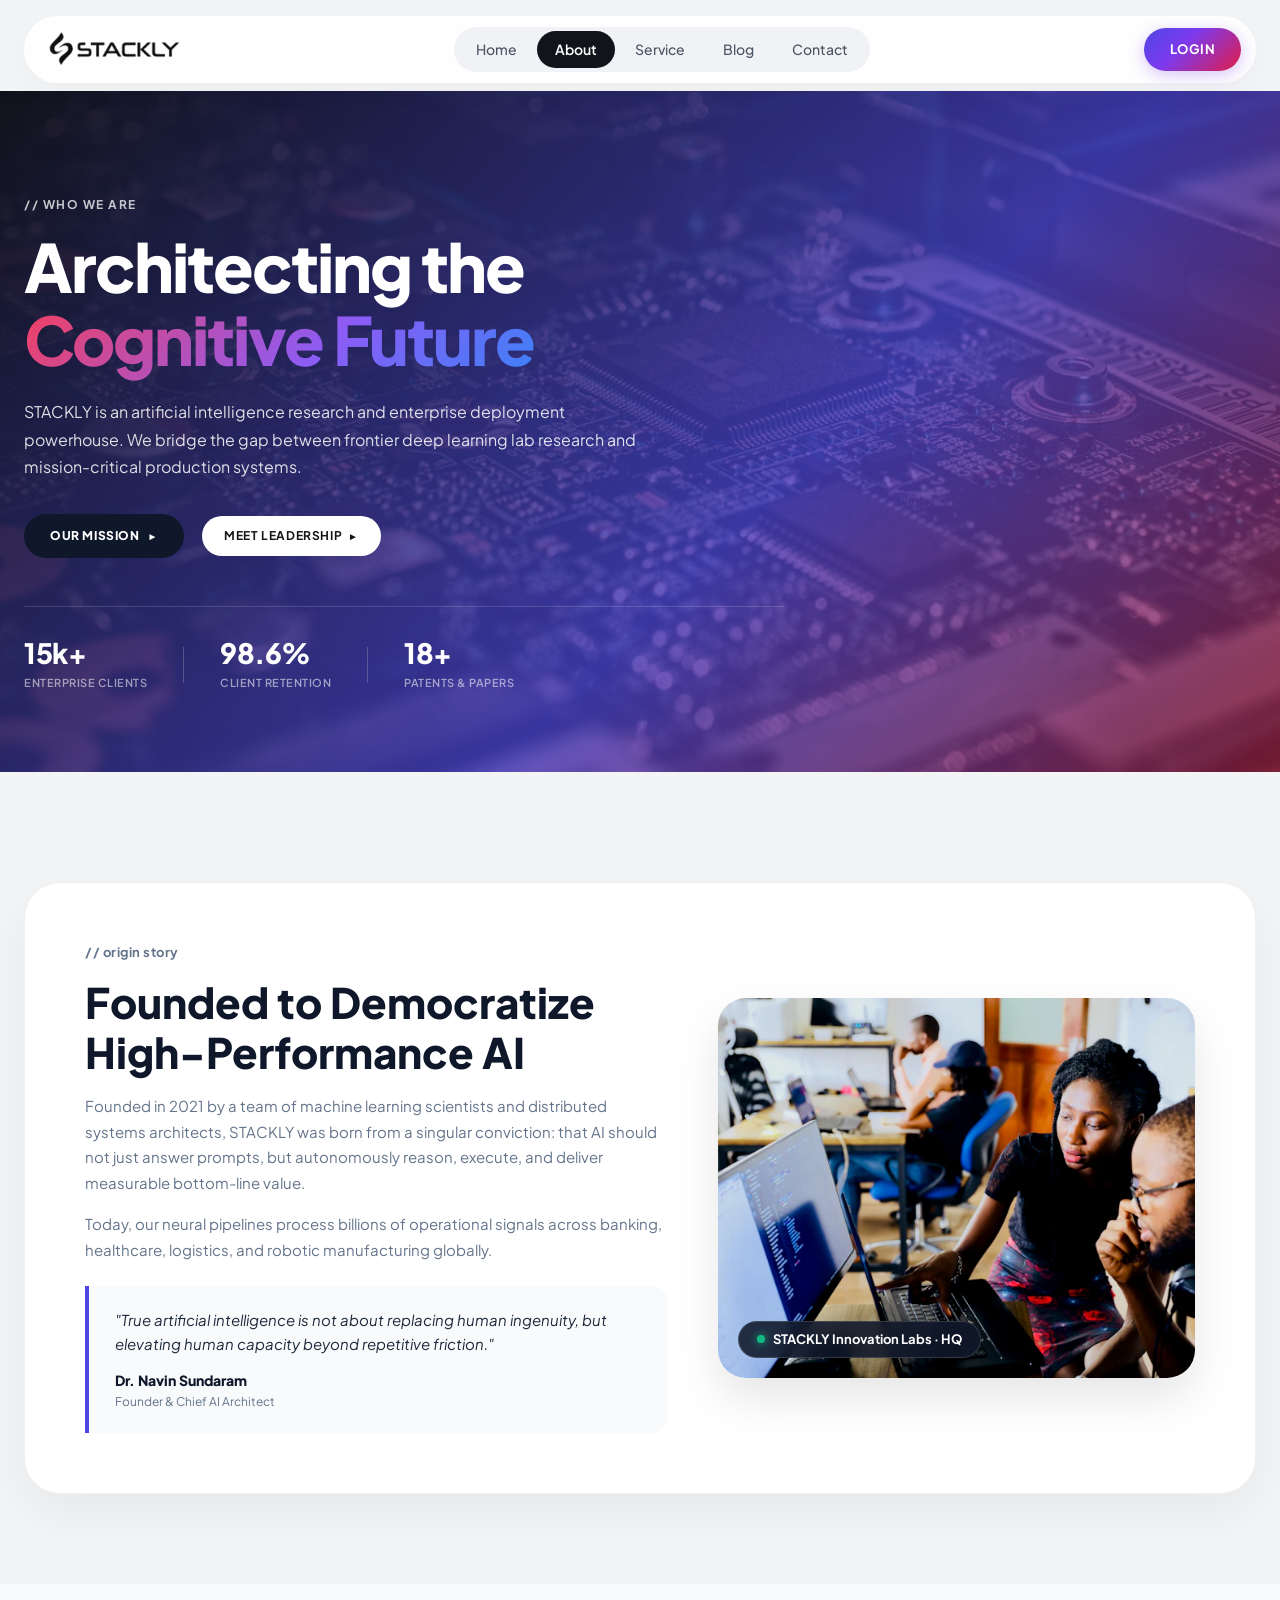
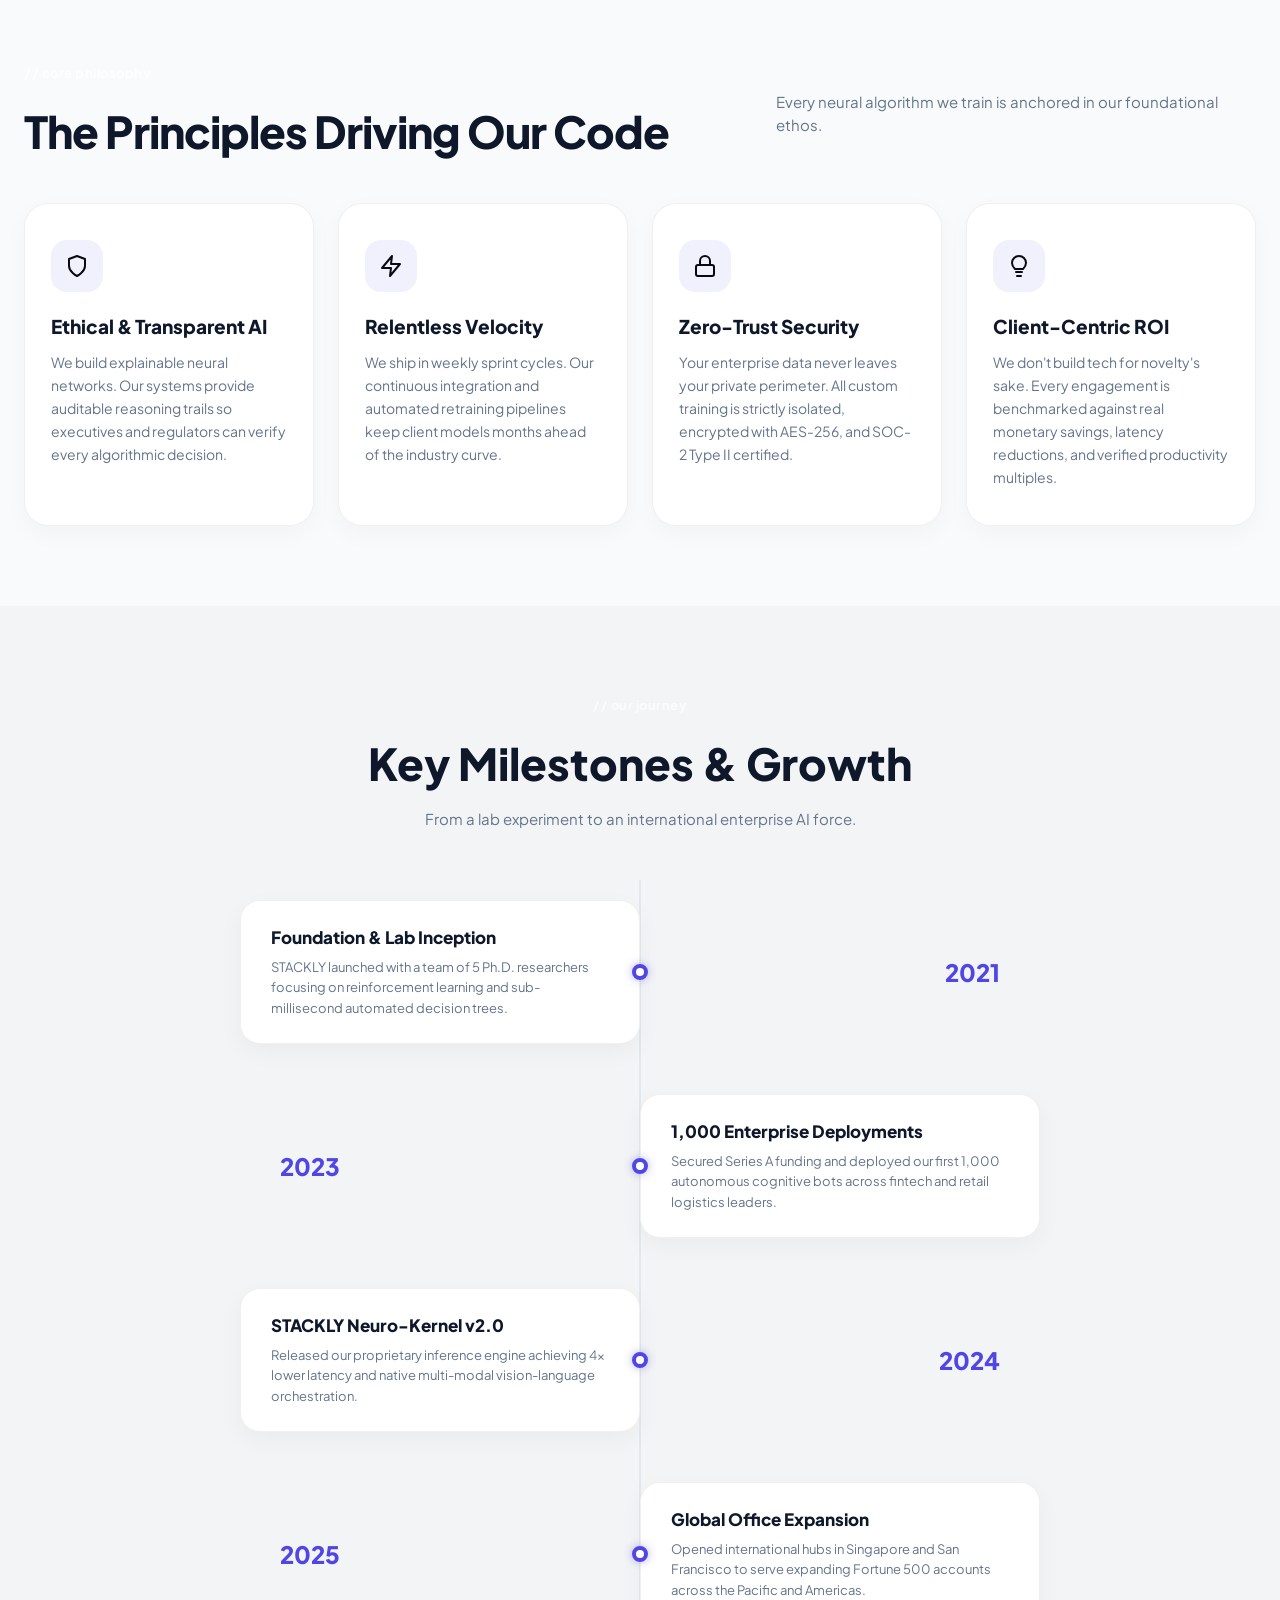
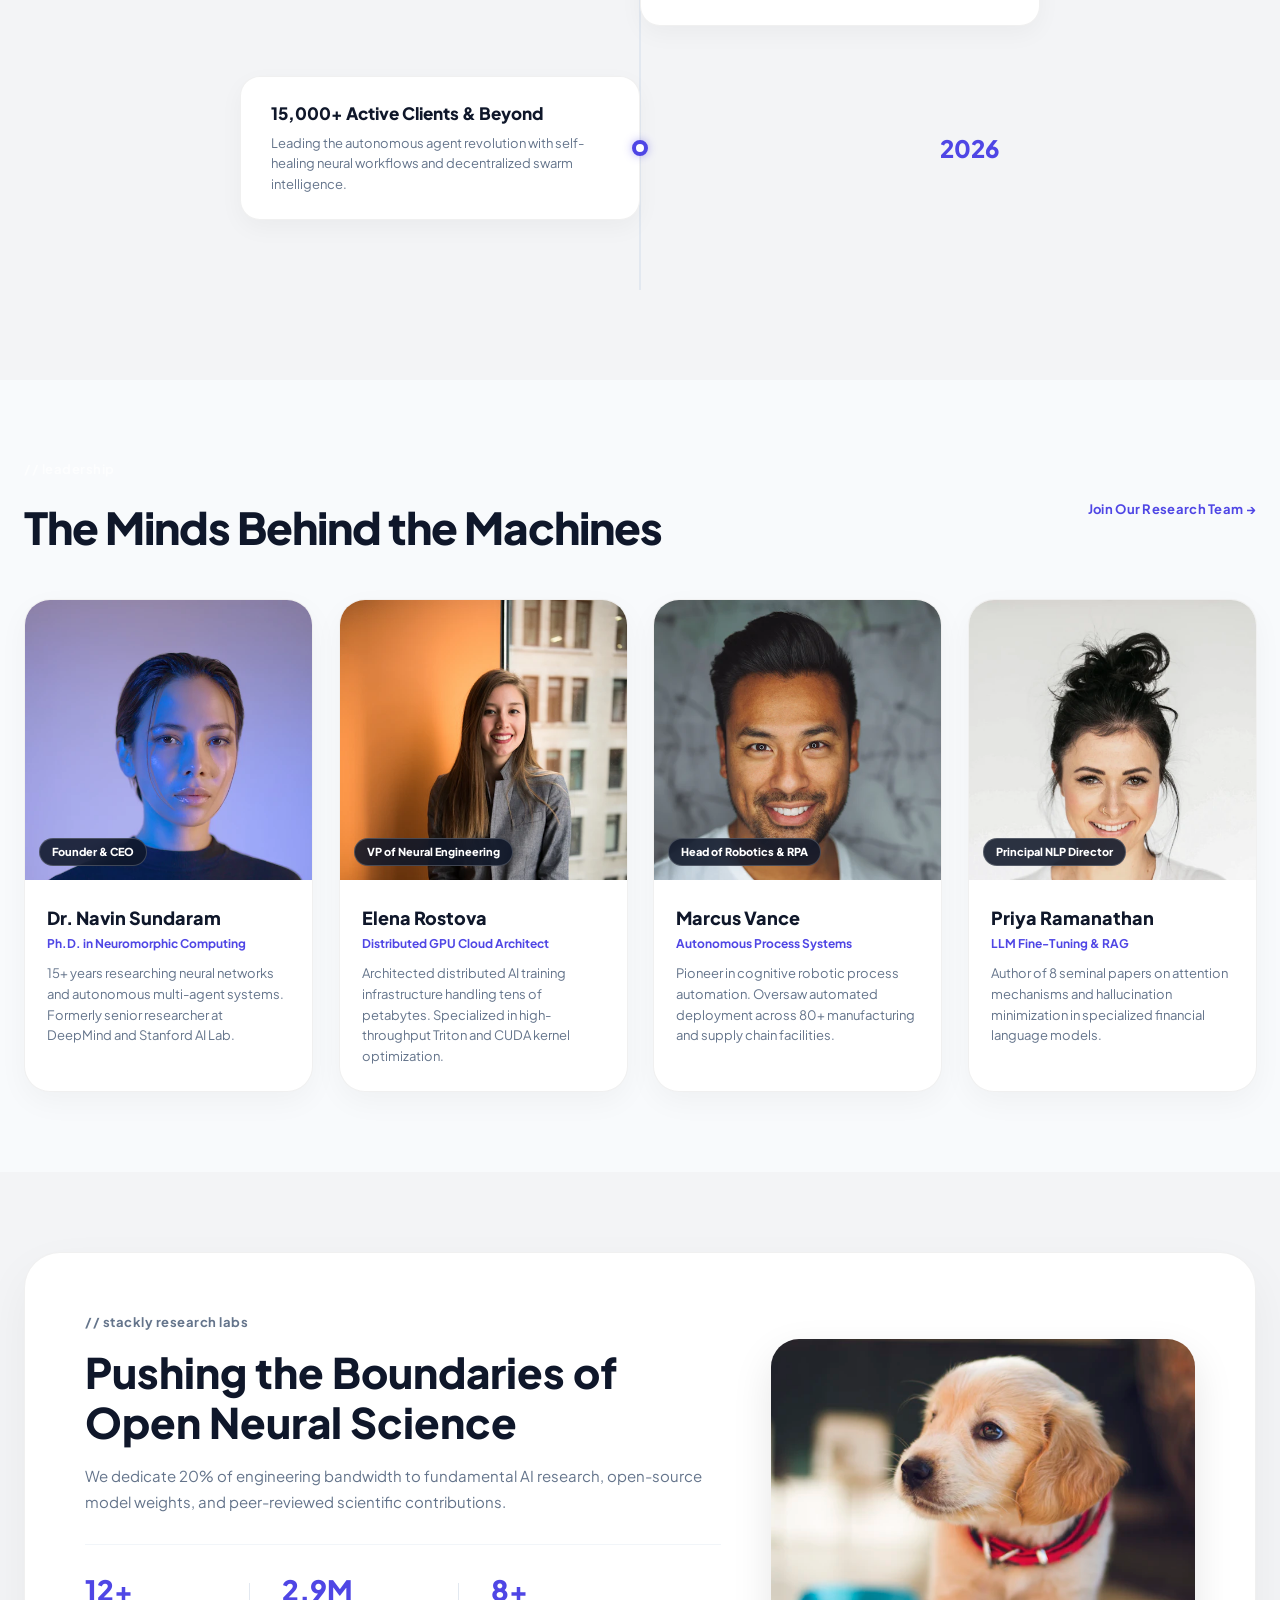
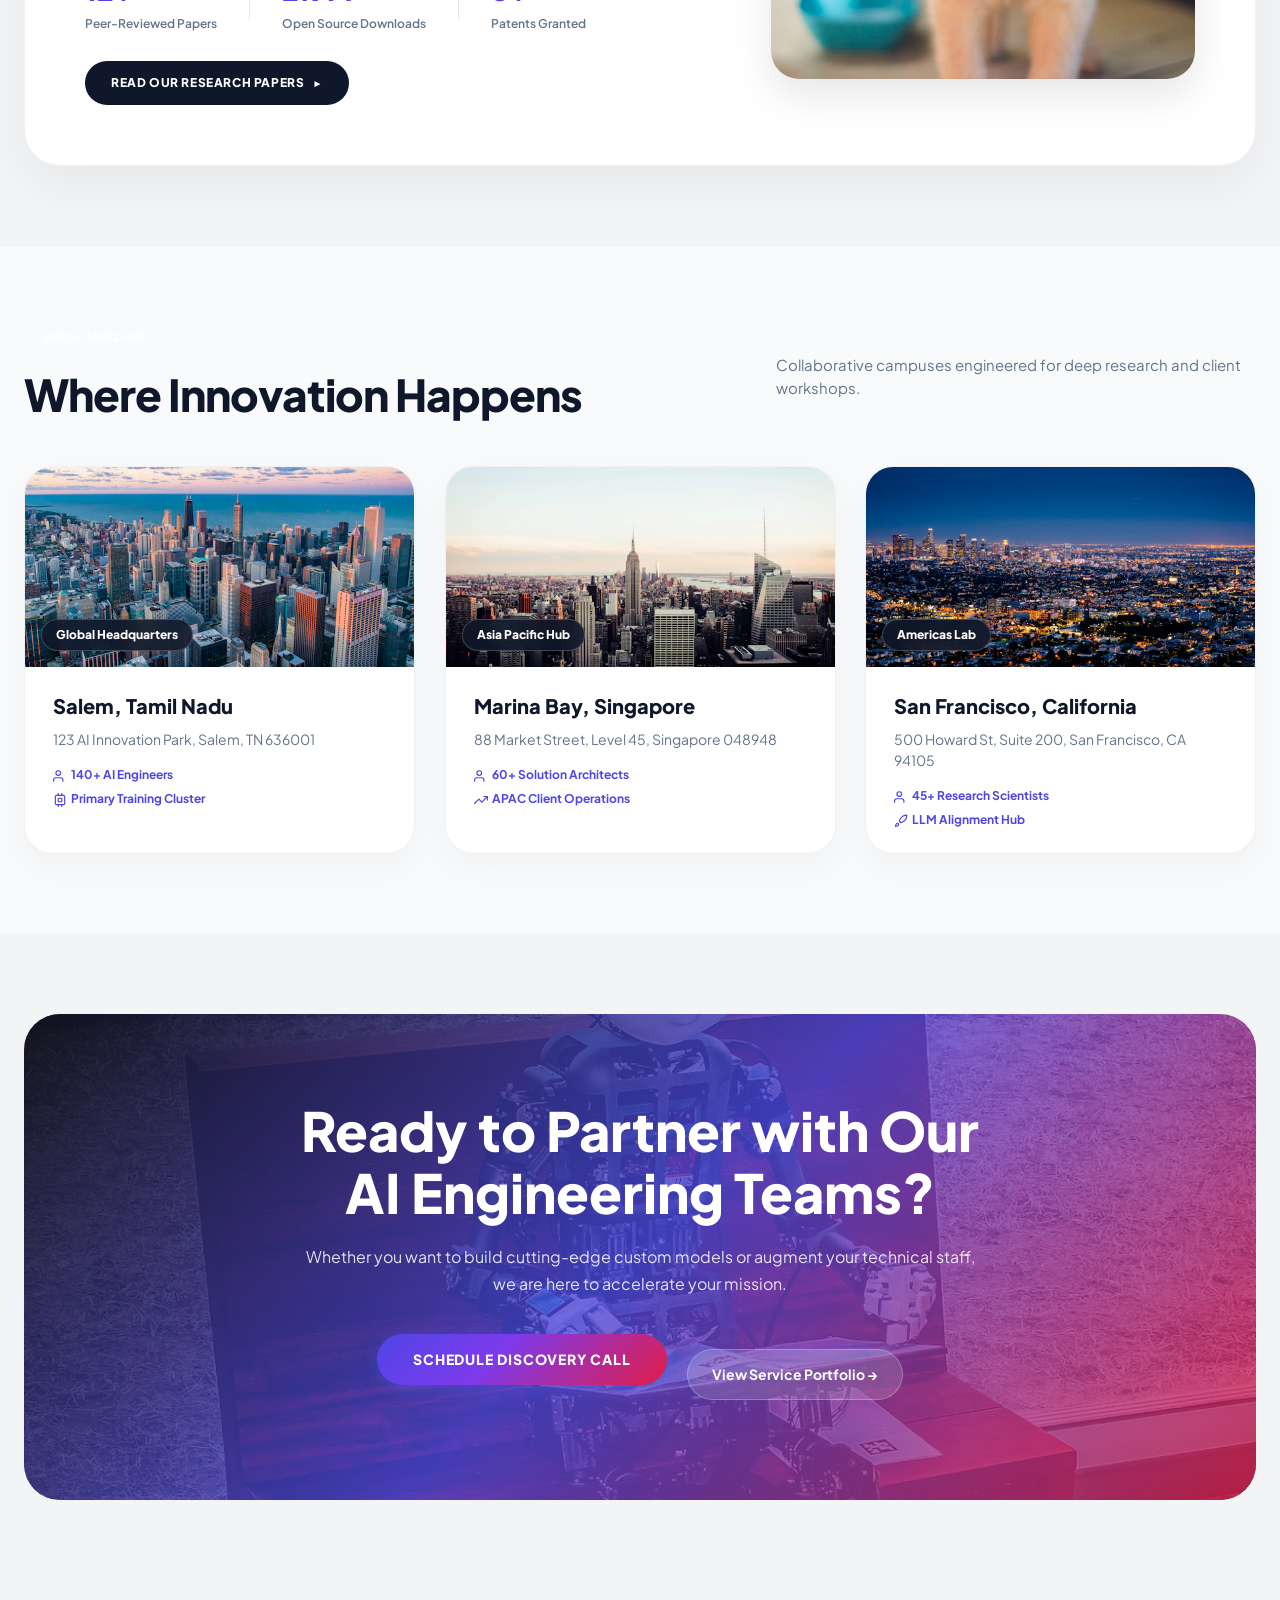
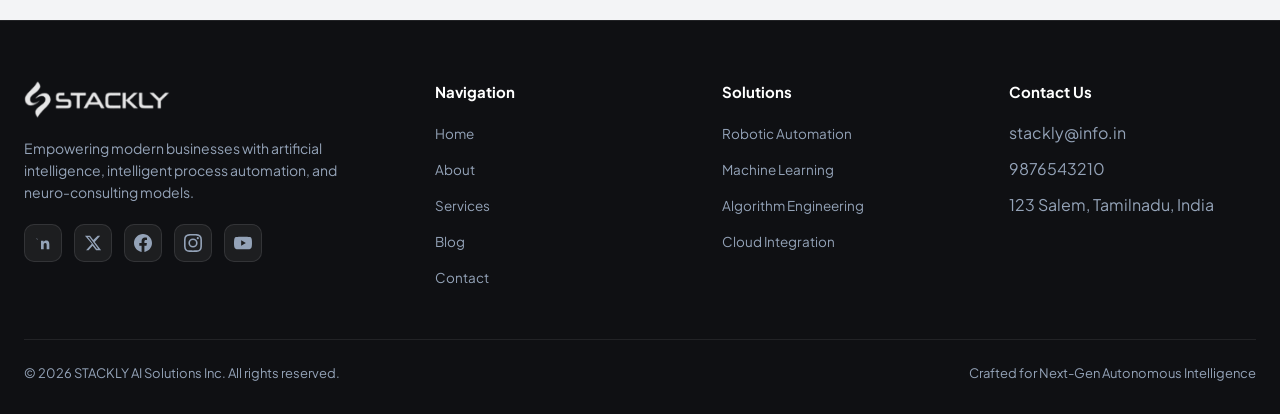
<file: about.html>
<!DOCTYPE html>
<html lang="en">
<head>
  <meta charset="UTF-8">
  <meta name="viewport" content="width=device-width, initial-scale=1.0">
  <title>About Us – STACKLY AI Solutions</title>
  <meta name="description" content="Discover the mission, leadership, and technological research driving STACKLY. We engineer next-generation artificial intelligence for enterprises worldwide.">
  <link rel="stylesheet" href="styles.css">
</head>
<body>

  <!-- =========================================================================
       Navigation Header
       ========================================================================= -->
  <header class="header-wrapper">
    <nav class="navbar" id="navbar">
      <a href="index.html" class="brand-logo" aria-label="STACKLY Home">
        <img src="assets/images/Logo.webp" alt="STACKLY" class="brand-logo-img">
      </a>
      <div class="nav-pill-group">
        <a href="index.html" class="nav-link">Home</a>
        <a href="about.html" class="nav-link active">About</a>
        <a href="services.html" class="nav-link">Service</a>
        <a href="blog.html" class="nav-link">Blog</a>
        <a href="contact.html" class="nav-link">Contact</a>
      </div>
      <a href="login.html" class="btn-get-started">Login</a>
      <button class="menu-toggle" aria-label="Toggle menu"><svg width="22" height="22" viewBox="0 0 24 24" fill="none" stroke="currentColor" stroke-width="2.2" stroke-linecap="round"><line x1="3" y1="6" x2="21" y2="6"/><line x1="3" y1="12" x2="21" y2="12"/><line x1="3" y1="18" x2="21" y2="18"/></svg></button>
    </nav>
  </header>

  <!-- =========================================================================
       Section 1: About Hero Banner
       ========================================================================= -->
  <section class="about-hero" id="about-hero">
    <div class="about-hero-bg">
      <img src="assets/images/about_hero_bg.webp" alt="Deep Tech Quantum Matrix" class="about-hero-bg-img">
      <div class="about-hero-overlay"></div>
    </div>
    <div class="container">
      <div class="about-hero-content" data-animate="fade-up">
        <div class="section-tag-light">// Who We Are</div>
        <h1 class="about-hero-title">Architecting the<br><span class="gradient-text-accent">Cognitive Future</span></h1>
        <p class="about-hero-desc">STACKLY is an artificial intelligence research and enterprise deployment powerhouse. We bridge the gap between frontier deep learning lab research and mission-critical production systems.</p>
        <div class="about-hero-cta">
          <a href="404.html" class="btn-pill-dark">
            <span>Our Mission</span><span class="btn-arrow">&#9658;</span>
          </a>
          <a href="404.html" class="btn-pill-white">
            <span>Meet Leadership</span><span class="btn-arrow">&#9658;</span>
          </a>
        </div>
        <div class="about-hero-stats">
          <div class="hero-stat-item">
            <span class="hero-stat-num animate-counter" data-target="15" data-suffix="k+">0k+</span>
            <span class="hero-stat-label">Enterprise Clients</span>
          </div>
          <div class="hero-stat-sep"></div>
          <div class="hero-stat-item">
            <span class="hero-stat-num animate-counter" data-target="98.6" data-suffix="%">0%</span>
            <span class="hero-stat-label">Client Retention</span>
          </div>
          <div class="hero-stat-sep"></div>
          <div class="hero-stat-item">
            <span class="hero-stat-num animate-counter" data-target="18" data-suffix="+">0+</span>
            <span class="hero-stat-label">Patents & Papers</span>
          </div>
        </div>
      </div>
    </div>
  </section>

  <!-- =========================================================================
       Section 2: Mission & Story Bento Grid
       ========================================================================= -->
  <section class="about-mission-section" id="mission">
    <div class="container">
      <div class="mission-bento-grid" data-animate="scale-up">
        <!-- Left: Story Narrative -->
        <div class="mission-left" data-animate="fade-right">
          <div class="section-tag" style="color:#64748b">// Origin Story</div>
          <h2 class="mission-title">Founded to Democratize High-Performance AI</h2>
          <p class="mission-text">Founded in 2021 by a team of machine learning scientists and distributed systems architects, STACKLY was born from a singular conviction: that AI should not just answer prompts, but autonomously reason, execute, and deliver measurable bottom-line value.</p>
          <p class="mission-text">Today, our neural pipelines process billions of operational signals across banking, healthcare, logistics, and robotic manufacturing globally.</p>
          
          <div class="mission-quote-box">
            <p class="mission-quote">"True artificial intelligence is not about replacing human ingenuity, but elevating human capacity beyond repetitive friction."</p>
            <div class="mission-author">
              <span class="author-name">Dr. Navin Sundaram</span>
              <span class="author-title">Founder & Chief AI Architect</span>
            </div>
          </div>
        </div>

        <!-- Right: Visual Card -->
        <div class="mission-right" data-animate="fade-left">
          <div class="mission-visual-card">
            <img src="assets/images/about_mission.webp" alt="STACKLY Collaboration Laboratory" class="mission-img">
            <div class="mission-visual-badge">
              <span class="mission-badge-dot"></span>
              <span>STACKLY Innovation Labs · HQ</span>
            </div>
          </div>
        </div>
      </div>
    </div>
  </section>

  <!-- =========================================================================
       Section 3: Core Philosophical Values
       ========================================================================= -->
  <section class="about-values-section" id="values">
    <div class="container">
      <div class="section-label-row" data-animate="fade-up">
        <div>
          <div class="section-tag">// Core Philosophy</div>
          <h2 class="about-section-title">The Principles Driving Our Code</h2>
        </div>
        <p class="section-desc-light">Every neural algorithm we train is anchored in our foundational ethos.</p>
      </div>

      <div class="values-grid">
        <div class="value-card" data-animate="fade-up">
          <div class="value-icon">
            <svg width="24" height="24" viewBox="0 0 24 24" fill="none" stroke="currentColor" stroke-width="2" stroke-linecap="round" stroke-linejoin="round"><path d="M12 22s8-4 8-10V5l-8-3-8 3v7c0 6 8 10 8 10z"/></svg>
          </div>
          <h3 class="value-title">Ethical & Transparent AI</h3>
          <p class="value-desc">We build explainable neural networks. Our systems provide auditable reasoning trails so executives and regulators can verify every algorithmic decision.</p>
        </div>

        <div class="value-card" data-animate="fade-up">
          <div class="value-icon">
            <svg width="24" height="24" viewBox="0 0 24 24" fill="none" stroke="currentColor" stroke-width="2" stroke-linecap="round" stroke-linejoin="round"><polygon points="13 2 3 14 12 14 11 22 21 10 12 10 13 2"/></svg>
          </div>
          <h3 class="value-title">Relentless Velocity</h3>
          <p class="value-desc">We ship in weekly sprint cycles. Our continuous integration and automated retraining pipelines keep client models months ahead of the industry curve.</p>
        </div>

        <div class="value-card" data-animate="fade-up">
          <div class="value-icon">
            <svg width="24" height="24" viewBox="0 0 24 24" fill="none" stroke="currentColor" stroke-width="2" stroke-linecap="round" stroke-linejoin="round"><rect x="3" y="11" width="18" height="11" rx="2" ry="2"/><path d="M7 11V7a5 5 0 0 1 10 0v4"/></svg>
          </div>
          <h3 class="value-title">Zero-Trust Security</h3>
          <p class="value-desc">Your enterprise data never leaves your private perimeter. All custom training is strictly isolated, encrypted with AES-256, and SOC-2 Type II certified.</p>
        </div>

        <div class="value-card" data-animate="fade-up">
          <div class="value-icon">
            <svg width="24" height="24" viewBox="0 0 24 24" fill="none" stroke="currentColor" stroke-width="2" stroke-linecap="round" stroke-linejoin="round"><path d="M9 18h6"/><path d="M10 22h4"/><path d="M12 2a7 7 0 0 0-7 7c0 2.5 1.5 4.5 3 6h8c1.5-1.5 3-3.5 3-6a7 7 0 0 0-7-7z"/></svg>
          </div>
          <h3 class="value-title">Client-Centric ROI</h3>
          <p class="value-desc">We don't build tech for novelty's sake. Every engagement is benchmarked against real monetary savings, latency reductions, and verified productivity multiples.</p>
        </div>
      </div>
    </div>
  </section>

  <!-- =========================================================================
       Section 4: Milestones Timeline
       ========================================================================= -->
  <section class="timeline-section" id="timeline">
    <div class="container">
      <div class="timeline-header" data-animate="fade-up">
        <div class="section-tag">// Our Journey</div>
        <h2 class="timeline-title">Key Milestones & Growth</h2>
        <p class="timeline-subtitle">From a lab experiment to an international enterprise AI force.</p>
      </div>

      <div class="timeline-track">
        <div class="timeline-item" data-animate="fade-right">
          <div class="timeline-year">2021</div>
          <div class="timeline-dot"></div>
          <div class="timeline-content">
            <h3 class="timeline-step-title">Foundation & Lab Inception</h3>
            <p class="timeline-step-desc">STACKLY launched with a team of 5 Ph.D. researchers focusing on reinforcement learning and sub-millisecond automated decision trees.</p>
          </div>
        </div>

        <div class="timeline-item" data-animate="fade-left">
          <div class="timeline-year">2023</div>
          <div class="timeline-dot"></div>
          <div class="timeline-content">
            <h3 class="timeline-step-title">1,000 Enterprise Deployments</h3>
            <p class="timeline-step-desc">Secured Series A funding and deployed our first 1,000 autonomous cognitive bots across fintech and retail logistics leaders.</p>
          </div>
        </div>

        <div class="timeline-item" data-animate="fade-right">
          <div class="timeline-year">2024</div>
          <div class="timeline-dot"></div>
          <div class="timeline-content">
            <h3 class="timeline-step-title">STACKLY Neuro-Kernel v2.0</h3>
            <p class="timeline-step-desc">Released our proprietary inference engine achieving 4x lower latency and native multi-modal vision-language orchestration.</p>
          </div>
        </div>

        <div class="timeline-item" data-animate="fade-left">
          <div class="timeline-year">2025</div>
          <div class="timeline-dot"></div>
          <div class="timeline-content">
            <h3 class="timeline-step-title">Global Office Expansion</h3>
            <p class="timeline-step-desc">Opened international hubs in Singapore and San Francisco to serve expanding Fortune 500 accounts across the Pacific and Americas.</p>
          </div>
        </div>

        <div class="timeline-item" data-animate="fade-right">
          <div class="timeline-year">2026</div>
          <div class="timeline-dot"></div>
          <div class="timeline-content">
            <h3 class="timeline-step-title">15,000+ Active Clients & Beyond</h3>
            <p class="timeline-step-desc">Leading the autonomous agent revolution with self-healing neural workflows and decentralized swarm intelligence.</p>
          </div>
        </div>
      </div>
    </div>
  </section>

  <!-- =========================================================================
       Section 5: Leadership & Principal AI Researchers
       ========================================================================= -->
  <section class="team-section" id="team">
    <div class="container">
      <div class="section-label-row" data-animate="fade-up">
        <div>
          <div class="section-tag">// Leadership</div>
          <h2 class="about-section-title">The Minds Behind the Machines</h2>
        </div>
        <a href="404.html" class="view-all-link">Join Our Research Team &rarr;</a>
      </div>

      <div class="team-grid">
        <!-- Leader 1 -->
        <div class="team-card" data-animate="fade-up">
          <div class="team-img-wrap">
            <img src="assets/images/about_team_navin.webp" alt="Dr. Navin Sundaram" class="team-img">
            <div class="team-role-badge">Founder & CEO</div>
          </div>
          <div class="team-info">
            <h3 class="team-name">Dr. Navin Sundaram</h3>
            <p class="team-specialty">Ph.D. in Neuromorphic Computing</p>
            <p class="team-bio">15+ years researching neural networks and autonomous multi-agent systems. Formerly senior researcher at DeepMind and Stanford AI Lab.</p>
          </div>
        </div>

        <!-- Leader 2 -->
        <div class="team-card" data-animate="fade-up">
          <div class="team-img-wrap">
            <img src="assets/images/about_team_elena.webp" alt="Elena Rostova" class="team-img">
            <div class="team-role-badge">VP of Neural Engineering</div>
          </div>
          <div class="team-info">
            <h3 class="team-name">Elena Rostova</h3>
            <p class="team-specialty">Distributed GPU Cloud Architect</p>
            <p class="team-bio">Architected distributed AI training infrastructure handling tens of petabytes. Specialized in high-throughput Triton and CUDA kernel optimization.</p>
          </div>
        </div>

        <!-- Leader 3 -->
        <div class="team-card" data-animate="fade-up">
          <div class="team-img-wrap">
            <img src="assets/images/about_team_marcus.webp" alt="Marcus Vance" class="team-img">
            <div class="team-role-badge">Head of Robotics & RPA</div>
          </div>
          <div class="team-info">
            <h3 class="team-name">Marcus Vance</h3>
            <p class="team-specialty">Autonomous Process Systems</p>
            <p class="team-bio">Pioneer in cognitive robotic process automation. Oversaw automated deployment across 80+ manufacturing and supply chain facilities.</p>
          </div>
        </div>

        <!-- Leader 4 -->
        <div class="team-card" data-animate="fade-up">
          <div class="team-img-wrap">
            <img src="assets/images/about_team_priya.webp" alt="Priya Ramanathan" class="team-img">
            <div class="team-role-badge">Principal NLP Director</div>
          </div>
          <div class="team-info">
            <h3 class="team-name">Priya Ramanathan</h3>
            <p class="team-specialty">LLM Fine-Tuning & RAG</p>
            <p class="team-bio">Author of 8 seminal papers on attention mechanisms and hallucination minimization in specialized financial language models.</p>
          </div>
        </div>
      </div>
    </div>
  </section>

  <!-- =========================================================================
       Section 6: STACKLY Research Labs & Open Science
       ========================================================================= -->
  <section class="research-labs-section" id="research">
    <div class="container">
      <div class="research-card" data-animate="scale-up">
        <div class="research-left">
          <div class="section-tag" style="color:#64748b">// STACKLY Research Labs</div>
          <h2 class="research-title">Pushing the Boundaries of Open Neural Science</h2>
          <p class="research-desc">We dedicate 20% of engineering bandwidth to fundamental AI research, open-source model weights, and peer-reviewed scientific contributions.</p>
          
          <div class="research-stats-row">
            <div class="r-stat">
              <span class="r-num animate-counter" data-target="18" data-suffix="+">0+</span>
              <span class="r-label">Peer-Reviewed Papers</span>
            </div>
            <div class="r-sep"></div>
            <div class="r-stat">
              <span class="r-num animate-counter" data-target="4.2" data-suffix="M">0M</span>
              <span class="r-label">Open Source Downloads</span>
            </div>
            <div class="r-sep"></div>
            <div class="r-stat">
              <span class="r-num animate-counter" data-target="12" data-suffix="+">0+</span>
              <span class="r-label">Patents Granted</span>
            </div>
          </div>
          <div style="margin-top:28px;">
            <a href="404.html" class="btn-pill-dark">
              <span>Read Our Research Papers</span><span class="btn-arrow">&#9658;</span>
            </a>
          </div>
        </div>

        <div class="research-right">
          <img src="assets/images/about_research.webp" alt="AI Research Lab Visual" class="research-img">
        </div>
      </div>
    </div>
  </section>

  <!-- =========================================================================
       Section 7: Global Office Hubs
       ========================================================================= -->
  <section class="about-offices-section" id="offices">
    <div class="container">
      <div class="section-label-row" data-animate="fade-up">
        <div>
          <div class="section-tag">// Global Footprint</div>
          <h2 class="about-section-title">Where Innovation Happens</h2>
        </div>
        <p class="section-desc-light">Collaborative campuses engineered for deep research and client workshops.</p>
      </div>

      <div class="offices-grid">
        <div class="office-card" data-animate="fade-up">
          <div class="office-img-wrap">
            <img src="assets/images/office_salem.webp" alt="Salem HQ" class="office-img">
            <span class="office-badge">Global Headquarters</span>
          </div>
          <div class="office-body">
            <h3 class="office-city">Salem, Tamil Nadu</h3>
            <p class="office-addr">123 AI Innovation Park, Salem, TN 636001</p>
            <div class="office-meta">
              <span><svg width="14" height="14" viewBox="0 0 24 24" fill="none" stroke="currentColor" stroke-width="2" stroke-linecap="round" stroke-linejoin="round" style="display:inline-block;vertical-align:middle;margin-right:4px;"><path d="M17 21v-2a4 4 0 0 0-4-4H5a4 4 0 0 0-4 4v2"/><circle cx="9" cy="7" r="4"/></svg>140+ AI Engineers</span>
              <span><svg width="14" height="14" viewBox="0 0 24 24" fill="none" stroke="currentColor" stroke-width="2" stroke-linecap="round" stroke-linejoin="round" style="display:inline-block;vertical-align:middle;margin-right:4px;"><rect x="4" y="4" width="16" height="16" rx="2"/><rect x="9" y="9" width="6" height="6"/><line x1="9" y1="1" x2="9" y2="4"/><line x1="15" y1="1" x2="15" y2="4"/><line x1="9" y1="20" x2="9" y2="23"/><line x1="15" y1="20" x2="15" y2="23"/></svg>Primary Training Cluster</span>
            </div>
          </div>
        </div>

        <div class="office-card" data-animate="fade-up">
          <div class="office-img-wrap">
            <img src="assets/images/office_singapore.webp" alt="Singapore Office" class="office-img">
            <span class="office-badge">Asia Pacific Hub</span>
          </div>
          <div class="office-body">
            <h3 class="office-city">Marina Bay, Singapore</h3>
            <p class="office-addr">88 Market Street, Level 45, Singapore 048948</p>
            <div class="office-meta">
              <span><svg width="14" height="14" viewBox="0 0 24 24" fill="none" stroke="currentColor" stroke-width="2" stroke-linecap="round" stroke-linejoin="round" style="display:inline-block;vertical-align:middle;margin-right:4px;"><path d="M17 21v-2a4 4 0 0 0-4-4H5a4 4 0 0 0-4 4v2"/><circle cx="9" cy="7" r="4"/></svg>60+ Solution Architects</span>
              <span><svg width="14" height="14" viewBox="0 0 24 24" fill="none" stroke="currentColor" stroke-width="2" stroke-linecap="round" stroke-linejoin="round" style="display:inline-block;vertical-align:middle;margin-right:4px;"><polyline points="23 6 13.5 15.5 8.5 10.5 1 18"/><polyline points="17 6 23 6 23 12"/></svg>APAC Client Operations</span>
            </div>
          </div>
        </div>

        <div class="office-card" data-animate="fade-up">
          <div class="office-img-wrap">
            <img src="assets/images/office_sf.webp" alt="San Francisco Office" class="office-img">
            <span class="office-badge">Americas Lab</span>
          </div>
          <div class="office-body">
            <h3 class="office-city">San Francisco, California</h3>
            <p class="office-addr">500 Howard St, Suite 200, San Francisco, CA 94105</p>
            <div class="office-meta">
              <span><svg width="14" height="14" viewBox="0 0 24 24" fill="none" stroke="currentColor" stroke-width="2" stroke-linecap="round" stroke-linejoin="round" style="display:inline-block;vertical-align:middle;margin-right:4px;"><path d="M17 21v-2a4 4 0 0 0-4-4H5a4 4 0 0 0-4 4v2"/><circle cx="9" cy="7" r="4"/></svg>45+ Research Scientists</span>
              <span><svg width="14" height="14" viewBox="0 0 24 24" fill="none" stroke="currentColor" stroke-width="2" stroke-linecap="round" stroke-linejoin="round" style="display:inline-block;vertical-align:middle;margin-right:4px;"><path d="M4.5 16.5c-1.5 1.26-2 5-2 5s3.74-.5 5-2c.71-.84.7-2.13-.09-2.91a2.18 2.18 0 0 0-2.91-.09z"/><path d="m12 15-3-3a22 22 0 0 1 2-3.95A12.88 12.88 0 0 1 22 2c0 2.72-.78 7.5-6 11a22.35 22.35 0 0 1-4 2z"/></svg>LLM Alignment Hub</span>
            </div>
          </div>
        </div>
      </div>
    </div>
  </section>

  <!-- =========================================================================
       Section 8: About CTA Banner
       ========================================================================= -->
  <section class="about-cta-section" id="about-cta">
    <div class="container">
      <div class="about-cta-box" data-animate="scale-up">
        <div class="about-cta-bg-img-wrap">
          <img src="assets/images/about_cta_bg.webp" alt="AI Circuit Energy" class="about-cta-bg-img">
          <div class="about-cta-overlay"></div>
        </div>
        <div class="about-cta-content">
          <h2 class="about-cta-title" data-animate="fade-up">Ready to Partner with Our<br>AI Engineering Teams?</h2>
          <p class="about-cta-desc" data-animate="fade-up">Whether you want to build cutting-edge custom models or augment your technical staff, we are here to accelerate your mission.</p>
          <div class="about-cta-actions" data-animate="fade-up">
            <a href="404.html" class="btn-pill-gradient" style="padding:15px 36px; font-size:14px;">Schedule Discovery Call</a>
            <a href="404.html" class="about-cta-secondary-link">
              <span>View Service Portfolio &rarr;</span>
            </a>
          </div>
        </div>
      </div>
    </div>
  </section>

  <!-- =========================================================================
       Footer
       ========================================================================= -->
  <footer class="footer">
    <div class="container">
      <div class="footer-top">
        <div class="footer-brand">
          <img src="assets/images/Logo.webp" alt="STACKLY" class="footer-brand-logo">
          <p class="footer-desc">Empowering modern businesses with artificial intelligence, intelligent process automation, and neuro-consulting models.</p>
          <div class="footer-social">
            <a href="404.html" class="footer-social-link" aria-label="LinkedIn">
              <svg xmlns="http://www.w3.org/2000/svg" width="18" height="18" viewBox="0 0 24 24" fill="currentColor"><path d="M20.447 20.452h-3.554v-5.569c0-1.328-.027-3.037-1.852-3.037-1.853 0-2.136 1.445-2.136 2.939v5.667H9.351V9h3.414v1.561h.046c.477-.9 1.637-1.85 3.37-1.85 3.601 0 4.267 2.37 4.267 5.455v6.286zM5.337 7.433a2.062 2.062 0 0 1-2.063-2.065 2.064 2.064 1 1 2.063 2.065zm1.782 13.019H3.555V9h3.564v11.452zM22.225 0H1.771C.792 0 0 .774 0 1.729v20.542C0 23.227.792 24 1.771 24h20.451C23.2 24 24 23.227 24 22.271V1.729C24 .774 23.2 0 22.222 0h.003z"/></svg>
            </a>
            <a href="404.html" class="footer-social-link" aria-label="X (Twitter)">
              <svg xmlns="http://www.w3.org/2000/svg" width="18" height="18" viewBox="0 0 24 24" fill="currentColor"><path d="M18.244 2.25h3.308l-7.227 8.26 8.502 11.24H16.17l-4.714-6.231-5.401 6.231H2.746l7.73-8.835L1.254 2.25H8.08l4.253 5.622zm-1.161 17.52h1.833L7.084 4.126H5.117z"/></svg>
            </a>
            <a href="404.html" class="footer-social-link" aria-label="Facebook">
              <svg xmlns="http://www.w3.org/2000/svg" width="18" height="18" viewBox="0 0 24 24" fill="currentColor"><path d="M24 12.073c0-6.627-5.373-12-12-12s-12 5.373-12 12c0 5.99 4.388 10.954 10.125 11.854v-8.385H7.078v-3.47h3.047V9.43c0-3.007 1.792-4.669 4.533-4.669 1.312 0 2.686.235 2.686.235v2.953H15.83c-1.491 0-1.956.925-1.956 1.874v2.25h3.328l-.532 3.47h-2.796v8.385C19.612 23.027 24 18.062 24 12.073z"/></svg>
            </a>
            <a href="404.html" class="footer-social-link" aria-label="Instagram">
              <svg xmlns="http://www.w3.org/2000/svg" width="18" height="18" viewBox="0 0 24 24" fill="currentColor"><path d="M12 2.163c3.204 0 3.584.012 4.85.07 3.252.148 4.771 1.691 4.919 4.919.058 1.265.069 1.645.069 4.849 0 3.205-.012 3.584-.069 4.849-.149 3.225-1.664 4.771-4.919 4.919-1.266.058-1.644.07-4.85.07-3.204 0-3.584-.012-4.849-.07-3.26-.149-4.771-1.699-4.919-4.92-.058-1.265-.07-1.644-.07-4.849 0-3.204.013-3.583.07-4.849.149-3.227 1.664-4.771 4.919-4.919 1.266-.057 1.645-.069 4.849-.069zM12 0C8.741 0 8.333.014 7.053.072 2.695.272.273 2.69.073 7.052.014 8.333 0 8.741 0 12c0 3.259.014 3.668.072 4.948.2 4.358 2.618 6.78 6.98 6.98C8.333 23.986 8.741 24 12 24c3.259 0 3.668-.014 4.948-.072 4.354-.2 6.782-2.618 6.979-6.98.059-1.28.073-1.689.073-4.948 0-3.259-.014-3.667-.072-4.947-.196-4.354-2.617-6.78-6.979-6.98C15.668.014 15.259 0 12 0zm0 5.838a6.162 6.162 0 1 0 0 12.324 6.162 6.162 0 0 0 0-12.324zM12 16a4 4 0 1 1 0-8 4 4 0 0 1 0 8zm6.406-11.845a1.44 1.44 0 1 0 0 2.881 1.44 1.44 0 0 0 0-2.881z"/></svg>
            </a>
            <a href="404.html" class="footer-social-link" aria-label="YouTube">
              <svg xmlns="http://www.w3.org/2000/svg" width="18" height="18" viewBox="0 0 24 24" fill="currentColor"><path d="M23.498 6.186a3.016 3.016 0 0 0-2.122-2.136C19.505 3.545 12 3.545 12 3.545s-7.505 0-9.377.505A3.017 3.017 0 0 0 .502 6.186C0 8.07 0 12 0 12s0 3.93.502 5.814a3.016 3.016 0 0 0 2.122 2.136c1.871.505 9.376.505 9.376.505s7.505 0 9.377-.505a3.015 3.015 0 0 0 2.122-2.136C24 15.93 24 12 24 12s0-3.93-.502-5.814zM9.545 15.568V8.432L15.818 12l-6.273 3.568z"/></svg>
            </a>
          </div>
        </div>
        <div class="footer-col">
          <h4>Navigation</h4>
          <ul class="footer-links">
            <li><a href="index.html">Home</a></li>
            <li><a href="about.html">About</a></li>
            <li><a href="services.html">Services</a></li>
            <li><a href="blog.html">Blog</a></li>
            <li><a href="contact.html">Contact</a></li>
          </ul>
        </div>
        <div class="footer-col">
          <h4>Solutions</h4>
          <ul class="footer-links">
            <li><a href="404.html">Robotic Automation</a></li>
            <li><a href="404.html">Machine Learning</a></li>
            <li><a href="404.html">Algorithm Engineering</a></li>
            <li><a href="404.html">Cloud Integration</a></li>
          </ul>
        </div>
        <div class="footer-col">
          <h4>Contact Us</h4>
          <ul class="footer-links">
            <li>stackly@info.in</li>
            <li>9876543210</li>
            <li>123 Salem, Tamilnadu, India</li>
          </ul>
        </div>
      </div>
      <div class="footer-bottom">
        <p>&copy; 2026 STACKLY AI Solutions Inc. All rights reserved.</p>
        <p>Crafted for Next-Gen Autonomous Intelligence</p>
      </div>
    </div>
  </footer>

  <script src="script.js"></script>
</body>
</html>
</file>
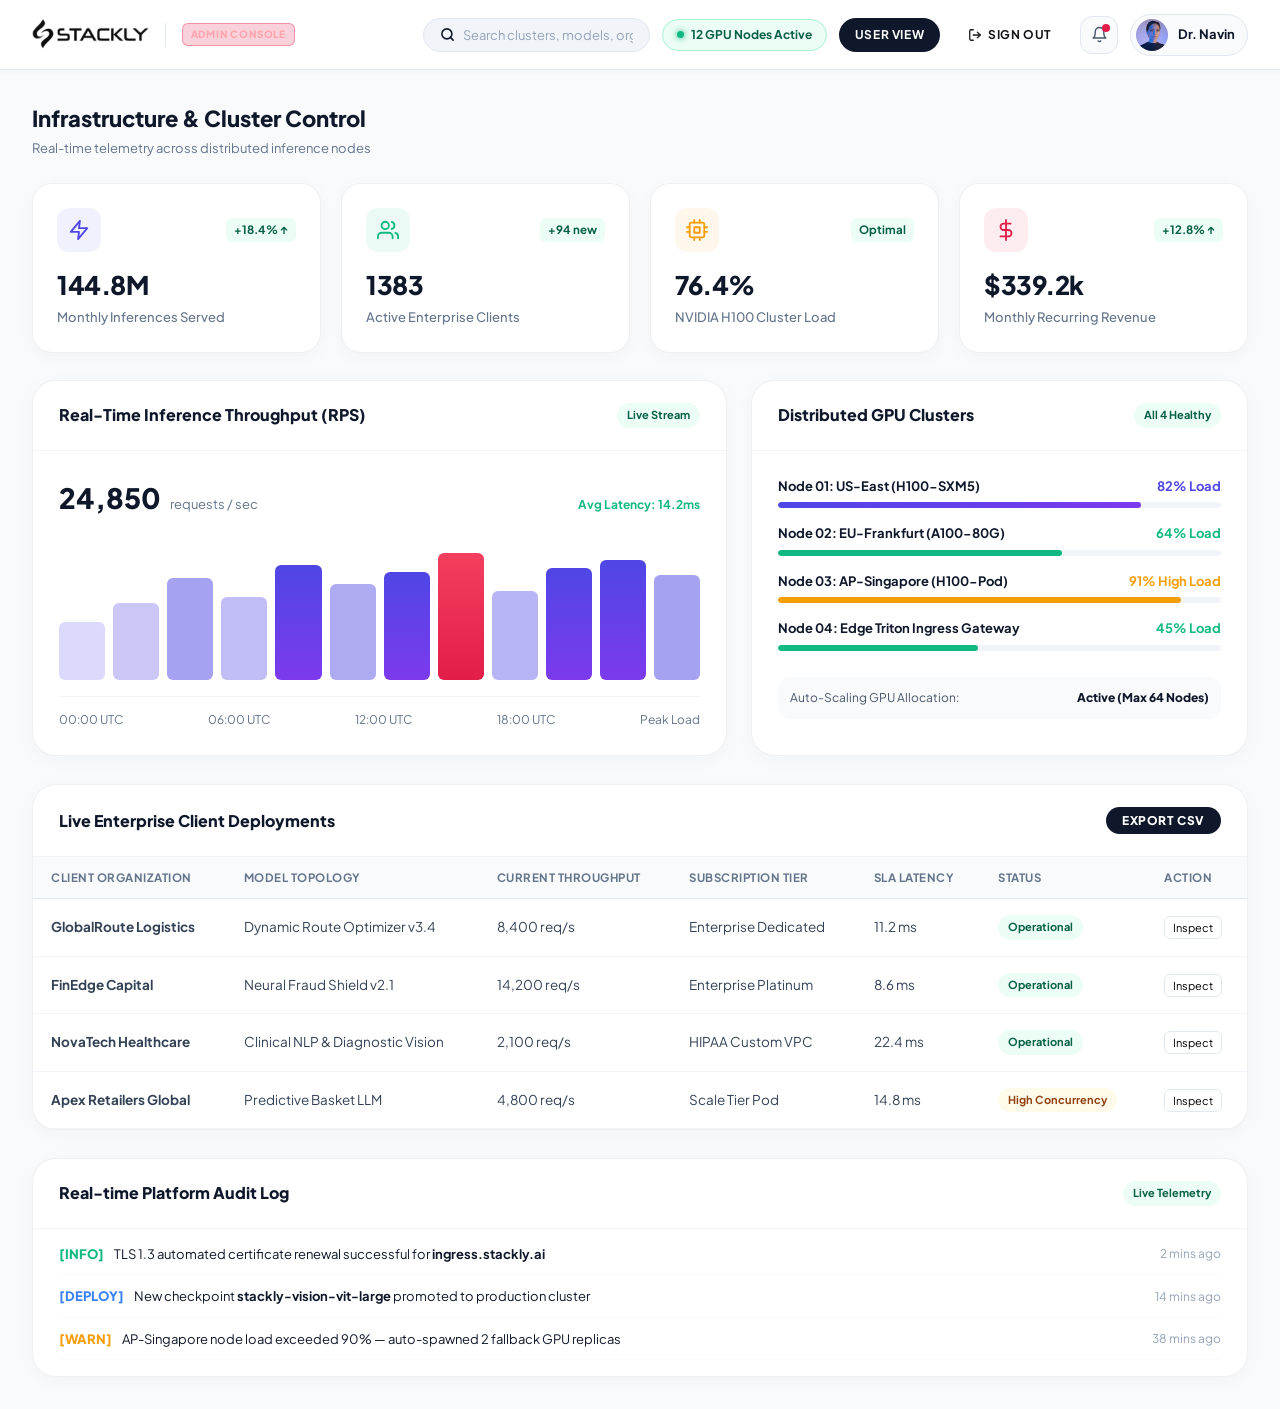
<file: admin-dashboard.html>
<!DOCTYPE html>
<html lang="en">
<head>
  <meta charset="UTF-8">
  <meta name="viewport" content="width=device-width, initial-scale=1.0">
  <title>Admin Dashboard – STACKLY AI Platform</title>
  <meta name="description" content="STACKLY Enterprise AI Administration Console. Manage distributed GPU clusters, model deployments, tenant security, and system telemetry.">
  <link rel="stylesheet" href="styles.css">
</head>
<body class="dash-body">

  <div class="dashboard-layout">
    <main class="dashboard-main">

      <!-- =========================================================================
           Top Header Bar (No Sidebar)
           ========================================================================= -->
      <header class="dash-header">
        <div class="dash-header-inner">
          <div class="dash-header-left">
            <!-- Brand Logo -->
            <a href="index.html" class="dash-brand-link" aria-label="STACKLY Home">
              <img src="assets/images/Logo.webp" alt="STACKLY">
            </a>
            <div class="dash-divider"></div>
            <span class="sidebar-role-badge admin" style="position:static; transform:none;">Admin Console</span>
          </div>

          <div class="dash-header-right">
            <div class="dash-search-box">
              <svg width="15" height="15" viewBox="0 0 24 24" fill="none" stroke="currentColor" stroke-width="2.5" stroke-linecap="round" stroke-linejoin="round"><circle cx="11" cy="11" r="8"/><path d="m21 21-4.35-4.35"/></svg>
              <input type="text" placeholder="Search clusters, models, orgs..." class="dash-search-input">
            </div>

            <div class="dash-status-pill">
              <span class="dash-status-dot"></span>
              <span>12 GPU Nodes Active</span>
            </div>

            <a href="user-dashboard.html" class="dash-btn-switch btn-pill-dark">
              <span>User View</span>
            </a>

            <a href="login.html" class="dash-btn-signout btn-pill-white">
              <svg width="14" height="14" viewBox="0 0 24 24" fill="none" stroke="currentColor" stroke-width="2.2" stroke-linecap="round" stroke-linejoin="round"><path d="M9 21H5a2 2 0 0 1-2-2V5a2 2 0 0 1 2-2h4"/><polyline points="16 17 21 12 16 7"/><line x1="21" y1="12" x2="9" y2="12"/></svg>
              <span>Sign Out</span>
            </a>

            <button class="dash-icon-btn" aria-label="Notifications">
              <svg width="17" height="17" viewBox="0 0 24 24" fill="none" stroke="currentColor" stroke-width="2" stroke-linecap="round" stroke-linejoin="round"><path d="M18 8A6 6 0 0 0 6 8c0 7-3 9-3 9h18s-3-2-3-9"/><path d="M13.73 21a2 2 0 0 1-3.46 0"/></svg>
              <span class="dash-btn-badge"></span>
            </button>

            <div class="dash-user-pill">
              <img src="assets/images/dash_avatar_admin.webp" alt="Admin" class="dash-user-img" id="admin-header-avatar">
              <span class="dash-user-name" id="admin-header-username">Dr. Navin</span>
            </div>
          </div>
        </div>
      </header>

      <!-- Dashboard Body Content -->
      <div class="dash-content">

        <!-- Page Title -->
        <div style="margin-bottom: 24px;" data-animate="fade-up">
          <h1 style="font-size: 22px; font-weight: 800; color: #0f172a; margin: 0 0 4px;">Infrastructure &amp; Cluster Control</h1>
          <p style="font-size: 13px; color: #64748b; margin: 0;">Real-time telemetry across distributed inference nodes</p>
        </div>

        <!-- Top 4 Metric Bento Cards -->
        <div class="dash-metrics-grid" data-animate="fade-up">
          <div class="dash-metric-card">
            <div class="dash-mcard-top">
              <div class="dash-mcard-icon">
                <svg width="22" height="22" viewBox="0 0 24 24" fill="none" stroke="currentColor" stroke-width="2" stroke-linecap="round" stroke-linejoin="round"><polygon points="13 2 3 14 12 14 11 22 21 10 12 10 13 2"/></svg>
              </div>
              <span class="dash-mcard-trend">+18.4% &uarr;</span>
            </div>
            <div class="dash-mcard-value animate-counter" data-target="148.6" data-suffix="M">0M</div>
            <div class="dash-mcard-label">Monthly Inferences Served</div>
          </div>

          <div class="dash-metric-card">
            <div class="dash-mcard-top">
              <div class="dash-mcard-icon emerald">
                <svg width="22" height="22" viewBox="0 0 24 24" fill="none" stroke="currentColor" stroke-width="2" stroke-linecap="round" stroke-linejoin="round"><path d="M17 21v-2a4 4 0 0 0-4-4H5a4 4 0 0 0-4 4v2"/><circle cx="9" cy="7" r="4"/><path d="M23 21v-2a4 4 0 0 0-3-3.87"/><path d="M16 3.13a4 4 0 0 1 0 7.75"/></svg>
              </div>
              <span class="dash-mcard-trend">+94 new</span>
            </div>
            <div class="dash-mcard-value animate-counter" data-target="1420" data-suffix="">0</div>
            <div class="dash-mcard-label">Active Enterprise Clients</div>
          </div>

          <div class="dash-metric-card">
            <div class="dash-mcard-top">
              <div class="dash-mcard-icon amber">
                <svg width="22" height="22" viewBox="0 0 24 24" fill="none" stroke="currentColor" stroke-width="2" stroke-linecap="round" stroke-linejoin="round"><rect x="4" y="4" width="16" height="16" rx="2"/><rect x="9" y="9" width="6" height="6"/><line x1="9" y1="1" x2="9" y2="4"/><line x1="15" y1="1" x2="15" y2="4"/><line x1="9" y1="20" x2="9" y2="23"/><line x1="15" y1="20" x2="15" y2="23"/><line x1="20" y1="9" x2="23" y2="9"/><line x1="20" y1="14" x2="23" y2="14"/><line x1="1" y1="9" x2="4" y2="9"/><line x1="1" y1="14" x2="4" y2="14"/></svg>
              </div>
              <span class="dash-mcard-trend">Optimal</span>
            </div>
            <div class="dash-mcard-value animate-counter" data-target="78.4" data-suffix="%">0%</div>
            <div class="dash-mcard-label">NVIDIA H100 Cluster Load</div>
          </div>

          <div class="dash-metric-card">
            <div class="dash-mcard-top">
              <div class="dash-mcard-icon coral">
                <svg width="22" height="22" viewBox="0 0 24 24" fill="none" stroke="currentColor" stroke-width="2" stroke-linecap="round" stroke-linejoin="round"><line x1="12" y1="1" x2="12" y2="23"/><path d="M17 5H9.5a3.5 3.5 0 0 0 0 7h5a3.5 3.5 0 0 1 0 7H6"/></svg>
              </div>
              <span class="dash-mcard-trend">+12.8% &uarr;</span>
            </div>
            <div class="dash-mcard-value">$<span class="animate-counter" data-target="348.2" data-suffix="k">0k</span></div>
            <div class="dash-mcard-label">Monthly Recurring Revenue</div>
          </div>
        </div>

        <!-- 2-Column: Throughput Telemetry & Cluster Node Monitor -->
        <div class="dash-grid-2col" data-animate="fade-up">

          <!-- Left: Real-time Throughput Chart Box -->
          <div class="dash-card">
            <div class="dash-card-header">
              <h2 class="dash-card-title">Real-Time Inference Throughput (RPS)</h2>
              <div class="dash-card-actions">
                <span class="status-pill success">Live Stream</span>
              </div>
            </div>
            <div class="dash-card-body">
              <div style="display:flex; justify-content:space-between; align-items:baseline; margin-bottom:18px;">
                <div>
                  <span style="font-size:28px; font-weight:900; color:#0f172a;">24,850</span>
                  <span style="font-size:13px; color:#64748b; margin-left:6px;">requests / sec</span>
                </div>
                <div style="font-size:12px; color:#10b981; font-weight:700;">Avg Latency: 14.2ms</div>
              </div>

              <!-- Visual Bar Chart Representation -->
              <div style="display:flex; align-items:flex-end; gap:8px; height:160px; padding:16px 0; border-bottom:1px solid #f1f5f9;">
                <div style="flex:1; height:45%; background:rgba(79,70,229,0.2); border-radius:6px;"></div>
                <div style="flex:1; height:60%; background:rgba(79,70,229,0.3); border-radius:6px;"></div>
                <div style="flex:1; height:80%; background:rgba(79,70,229,0.5); border-radius:6px;"></div>
                <div style="flex:1; height:65%; background:rgba(79,70,229,0.35); border-radius:6px;"></div>
                <div style="flex:1; height:90%; background:linear-gradient(180deg, #4f46e5, #7c3aed); border-radius:6px;"></div>
                <div style="flex:1; height:75%; background:rgba(79,70,229,0.45); border-radius:6px;"></div>
                <div style="flex:1; height:85%; background:linear-gradient(180deg, #4f46e5, #7c3aed); border-radius:6px;"></div>
                <div style="flex:1; height:100%; background:linear-gradient(180deg, #f43f5e, #e11d48); border-radius:6px;"></div>
                <div style="flex:1; height:70%; background:rgba(79,70,229,0.4); border-radius:6px;"></div>
                <div style="flex:1; height:88%; background:linear-gradient(180deg, #4f46e5, #7c3aed); border-radius:6px;"></div>
                <div style="flex:1; height:94%; background:linear-gradient(180deg, #4f46e5, #7c3aed); border-radius:6px;"></div>
                <div style="flex:1; height:82%; background:rgba(79,70,229,0.5); border-radius:6px;"></div>
              </div>

              <div style="display:flex; justify-content:space-between; margin-top:14px; font-size:12px; color:#64748b;">
                <span>00:00 UTC</span>
                <span>06:00 UTC</span>
                <span>12:00 UTC</span>
                <span>18:00 UTC</span>
                <span>Peak Load</span>
              </div>
            </div>
          </div>

          <!-- Right: Cluster Health Nodes Monitor -->
          <div class="dash-card">
            <div class="dash-card-header">
              <h2 class="dash-card-title">Distributed GPU Clusters</h2>
              <span class="status-pill success">All 4 Healthy</span>
            </div>
            <div class="dash-card-body" style="display:flex; flex-direction:column; gap:16px;">
              
              <div>
                <div style="display:flex; justify-content:space-between; font-size:13px; font-weight:700; margin-bottom:6px;">
                  <span>Node 01: US-East (H100-SXM5)</span>
                  <span style="color:#4f46e5;">82% Load</span>
                </div>
                <div style="height:6px; background:#f1f5f9; border-radius:9999px; overflow:hidden;">
                  <div style="width:82%; height:100%; background:linear-gradient(90deg, #4f46e5, #7c3aed); border-radius:9999px;"></div>
                </div>
              </div>

              <div>
                <div style="display:flex; justify-content:space-between; font-size:13px; font-weight:700; margin-bottom:6px;">
                  <span>Node 02: EU-Frankfurt (A100-80G)</span>
                  <span style="color:#10b981;">64% Load</span>
                </div>
                <div style="height:6px; background:#f1f5f9; border-radius:9999px; overflow:hidden;">
                  <div style="width:64%; height:100%; background:#10b981; border-radius:9999px;"></div>
                </div>
              </div>

              <div>
                <div style="display:flex; justify-content:space-between; font-size:13px; font-weight:700; margin-bottom:6px;">
                  <span>Node 03: AP-Singapore (H100-Pod)</span>
                  <span style="color:#f59e0b;">91% High Load</span>
                </div>
                <div style="height:6px; background:#f1f5f9; border-radius:9999px; overflow:hidden;">
                  <div style="width:91%; height:100%; background:#f59e0b; border-radius:9999px;"></div>
                </div>
              </div>

              <div>
                <div style="display:flex; justify-content:space-between; font-size:13px; font-weight:700; margin-bottom:6px;">
                  <span>Node 04: Edge Triton Ingress Gateway</span>
                  <span style="color:#10b981;">45% Load</span>
                </div>
                <div style="height:6px; background:#f1f5f9; border-radius:9999px; overflow:hidden;">
                  <div style="width:45%; height:100%; background:#10b981; border-radius:9999px;"></div>
                </div>
              </div>

              <div style="margin-top:10px; padding:12px; background:#f8fafc; border-radius:12px; font-size:12px; color:#475569; display:flex; justify-content:space-between; align-items:center;">
                <span>Auto-Scaling GPU Allocation:</span>
                <span style="font-weight:800; color:#0f172a;">Active (Max 64 Nodes)</span>
              </div>
            </div>
          </div>
        </div>

        <!-- Enterprise Deployments Table -->
        <div class="dash-card" style="margin-bottom:28px;" data-animate="fade-up">
          <div class="dash-card-header">
            <h2 class="dash-card-title">Live Enterprise Client Deployments</h2>
            <div class="dash-card-actions">
              <button class="btn-pill-dark" style="padding:6px 16px; font-size:12px;" onclick="alert('Exporting deployment telemetry CSV...')">Export CSV</button>
            </div>
          </div>
          <div class="dash-table-wrap">
            <table class="dash-table">
              <thead>
                <tr>
                  <th>Client Organization</th>
                  <th>Model Topology</th>
                  <th>Current Throughput</th>
                  <th>Subscription Tier</th>
                  <th>SLA Latency</th>
                  <th>Status</th>
                  <th>Action</th>
                </tr>
              </thead>
              <tbody>
                <tr>
                  <td><strong>GlobalRoute Logistics</strong></td>
                  <td>Dynamic Route Optimizer v3.4</td>
                  <td>8,400 req/s</td>
                  <td>Enterprise Dedicated</td>
                  <td>11.2 ms</td>
                  <td><span class="status-pill success">Operational</span></td>
                  <td><button class="btn-copy-code" style="padding:4px 8px; border:1px solid #e2e8f0; border-radius:6px; font-size:11px;" data-copy="curl https://api.stackly.ai/v1/clusters/gr-prod">Inspect</button></td>
                </tr>
                <tr>
                  <td><strong>FinEdge Capital</strong></td>
                  <td>Neural Fraud Shield v2.1</td>
                  <td>14,200 req/s</td>
                  <td>Enterprise Platinum</td>
                  <td>8.6 ms</td>
                  <td><span class="status-pill success">Operational</span></td>
                  <td><button class="btn-copy-code" style="padding:4px 8px; border:1px solid #e2e8f0; border-radius:6px; font-size:11px;" data-copy="curl https://api.stackly.ai/v1/clusters/fe-prod">Inspect</button></td>
                </tr>
                <tr>
                  <td><strong>NovaTech Healthcare</strong></td>
                  <td>Clinical NLP &amp; Diagnostic Vision</td>
                  <td>2,100 req/s</td>
                  <td>HIPAA Custom VPC</td>
                  <td>22.4 ms</td>
                  <td><span class="status-pill success">Operational</span></td>
                  <td><button class="btn-copy-code" style="padding:4px 8px; border:1px solid #e2e8f0; border-radius:6px; font-size:11px;" data-copy="curl https://api.stackly.ai/v1/clusters/nv-prod">Inspect</button></td>
                </tr>
                <tr>
                  <td><strong>Apex Retailers Global</strong></td>
                  <td>Predictive Basket LLM</td>
                  <td>4,800 req/s</td>
                  <td>Scale Tier Pod</td>
                  <td>14.8 ms</td>
                  <td><span class="status-pill warning">High Concurrency</span></td>
                  <td><button class="btn-copy-code" style="padding:4px 8px; border:1px solid #e2e8f0; border-radius:6px; font-size:11px;" data-copy="curl https://api.stackly.ai/v1/clusters/ap-prod">Inspect</button></td>
                </tr>
              </tbody>
            </table>
          </div>
        </div>

        <!-- Security & Audit Log Feed -->
        <div class="dash-card" data-animate="fade-up">
          <div class="dash-card-header">
            <h2 class="dash-card-title">Real-time Platform Audit Log</h2>
            <span class="status-pill success">Live Telemetry</span>
          </div>
          <div class="dash-card-body" style="padding:16px 26px;">
            <div style="display:flex; flex-direction:column; gap:12px; font-size:13px;">
              <div style="display:flex; align-items:center; justify-content:space-between; padding-bottom:10px; border-bottom:1px solid #f8fafc;">
                <div style="display:flex; align-items:center; gap:10px;">
                  <span style="color:#10b981; font-weight:800;">[INFO]</span>
                  <span>TLS 1.3 automated certificate renewal successful for <strong>ingress.stackly.ai</strong></span>
                </div>
                <span style="color:#94a3b8; font-size:12px;">2 mins ago</span>
              </div>
              <div style="display:flex; align-items:center; justify-content:space-between; padding-bottom:10px; border-bottom:1px solid #f8fafc;">
                <div style="display:flex; align-items:center; gap:10px;">
                  <span style="color:#3b82f6; font-weight:800;">[DEPLOY]</span>
                  <span>New checkpoint <strong>stackly-vision-vit-large</strong> promoted to production cluster</span>
                </div>
                <span style="color:#94a3b8; font-size:12px;">14 mins ago</span>
              </div>
              <div style="display:flex; align-items:center; justify-content:space-between; padding-bottom:10px; border-bottom:1px solid #f8fafc;">
                <div style="display:flex; align-items:center; gap:10px;">
                  <span style="color:#f59e0b; font-weight:800;">[WARN]</span>
                  <span>AP-Singapore node load exceeded 90% — auto-spawned 2 fallback GPU replicas</span>
                </div>
                <span style="color:#94a3b8; font-size:12px;">38 mins ago</span>
              </div>
            </div>
          </div>
        </div>

      </div>
    </main>
  </div>

  <script src="script.js"></script>
</body>
</html>
</file>
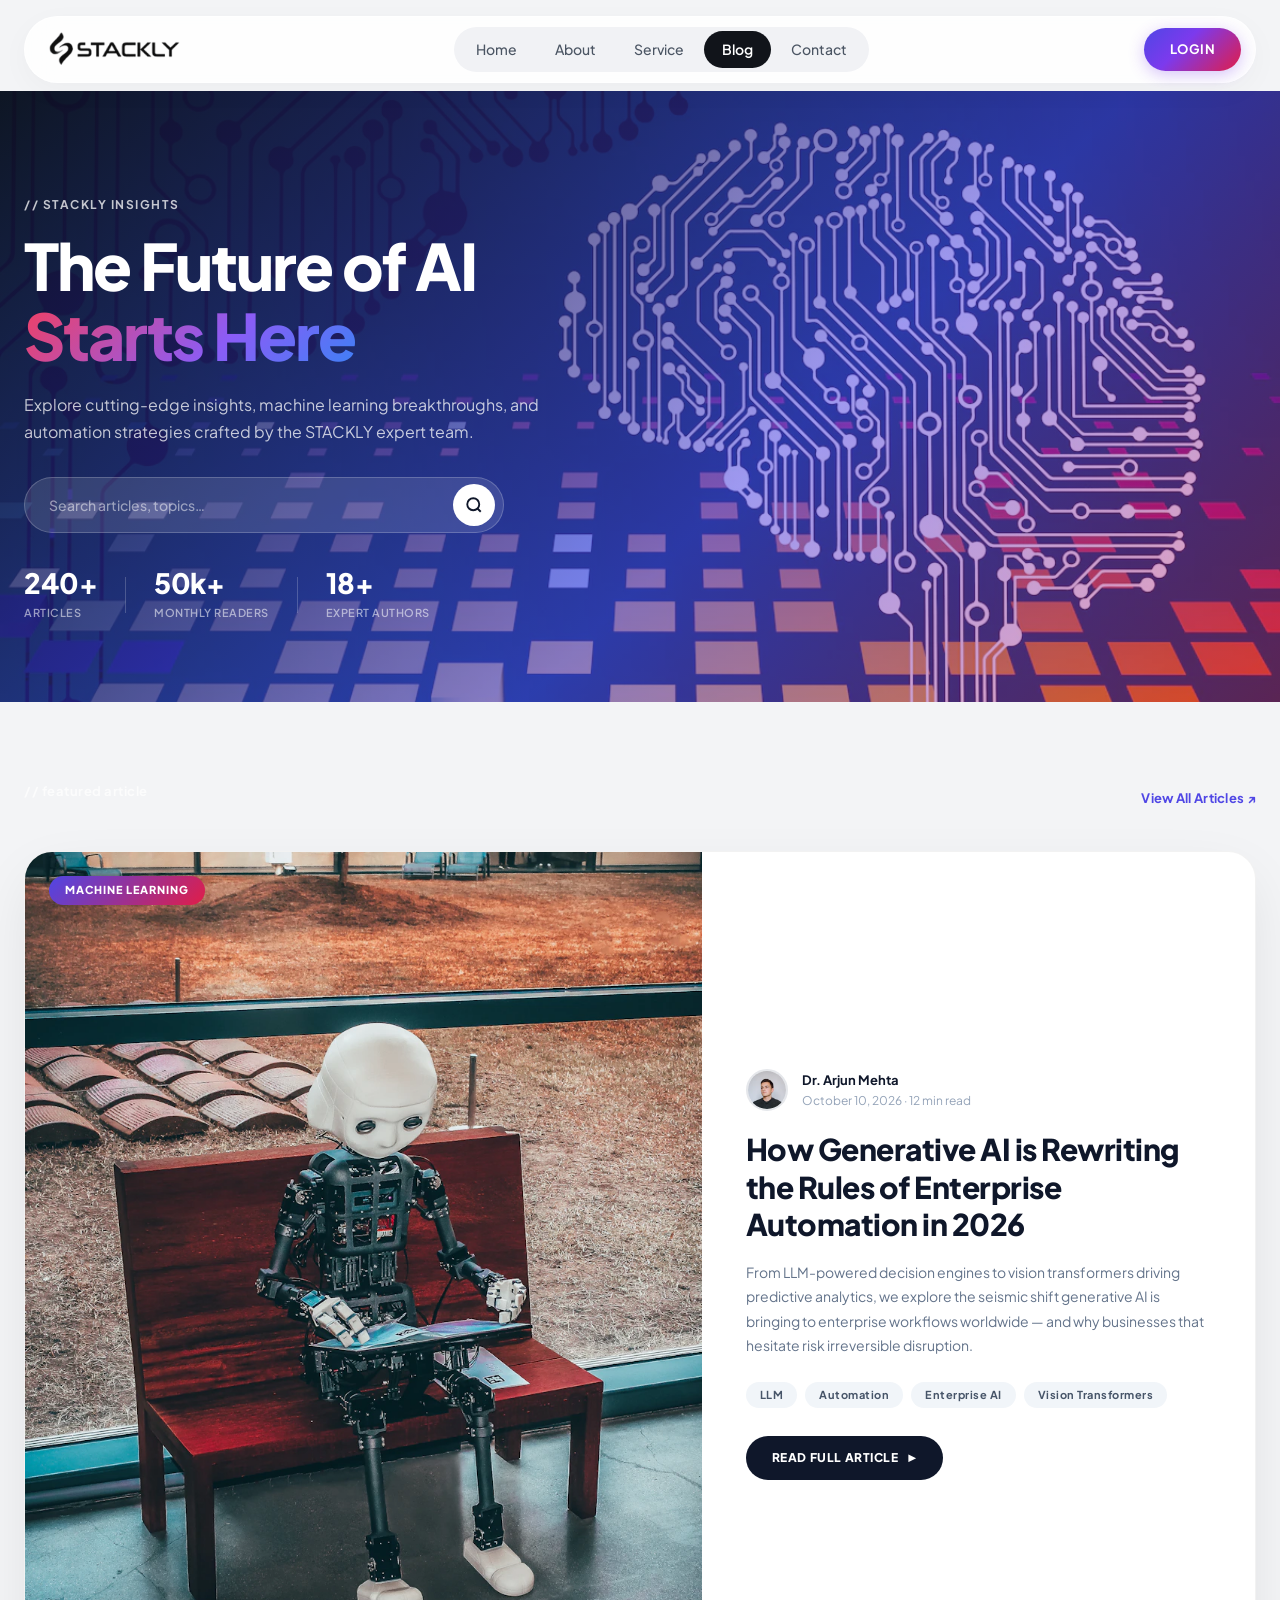
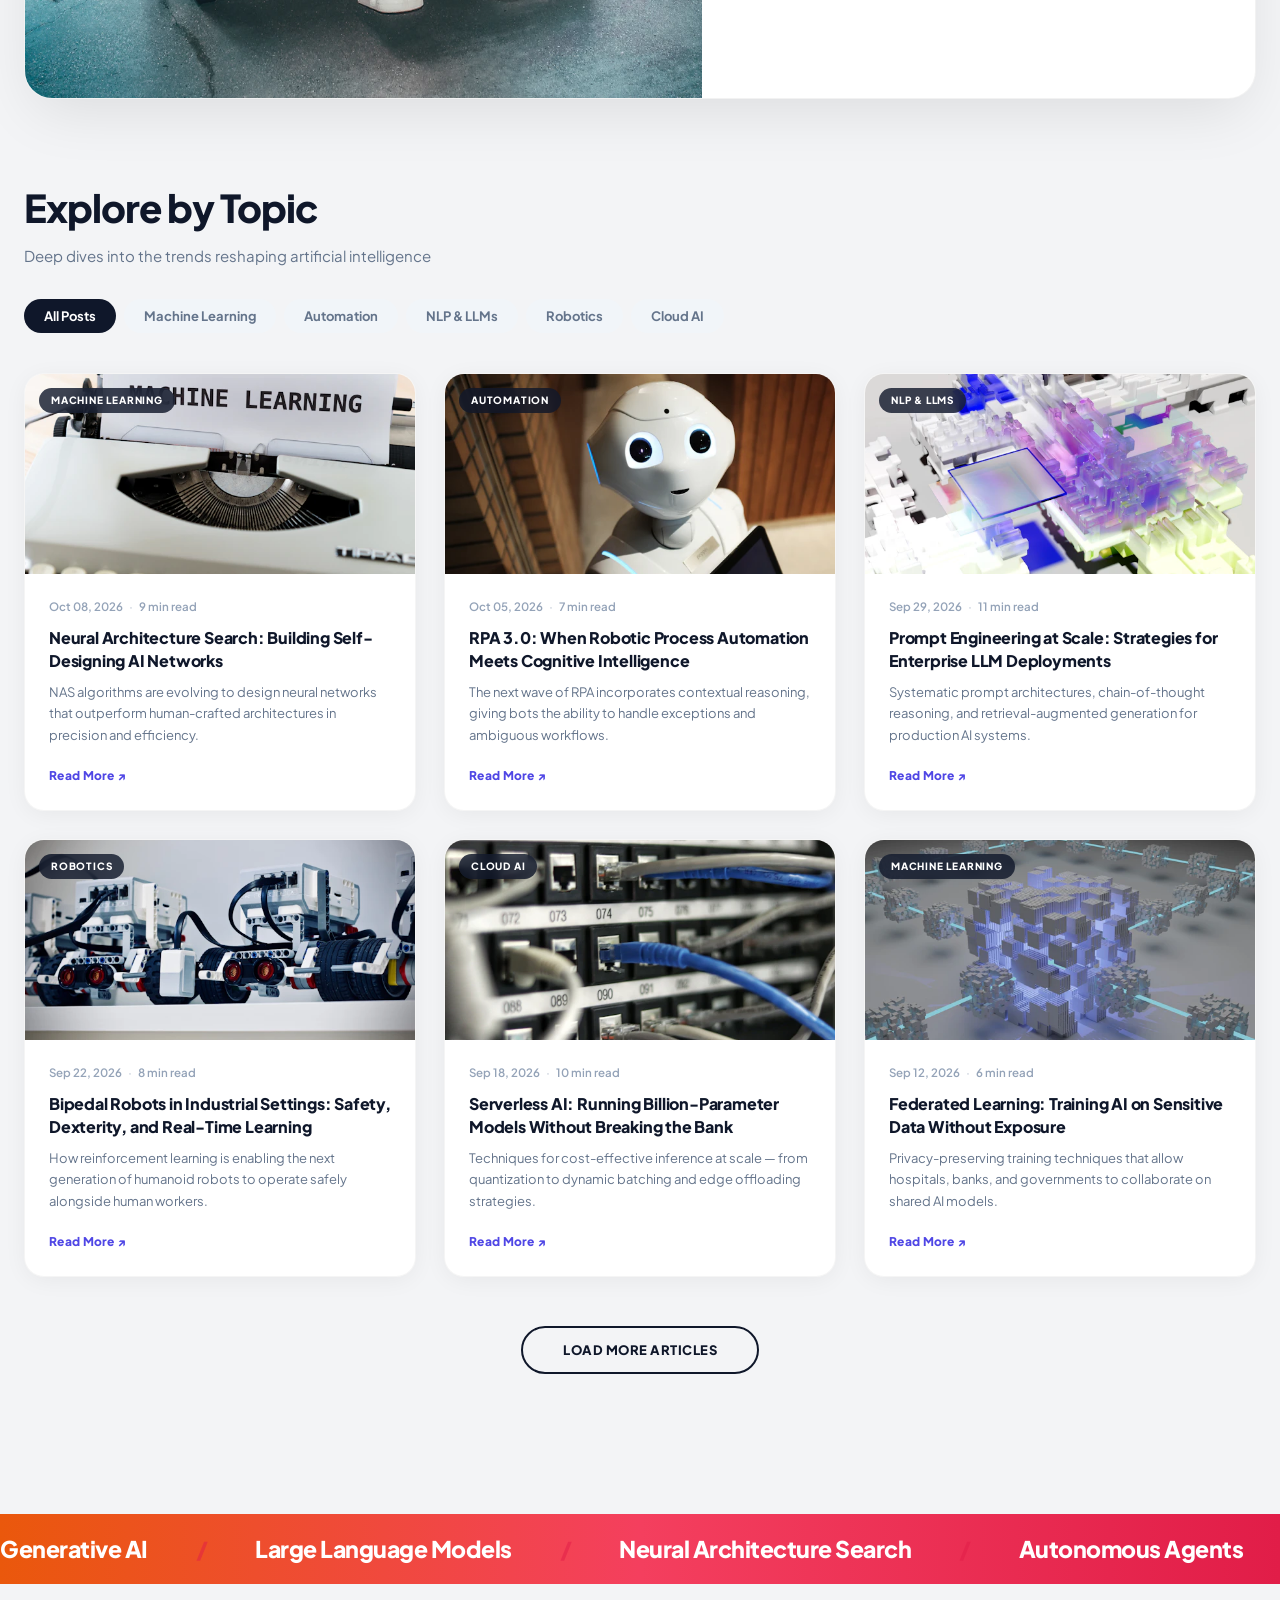
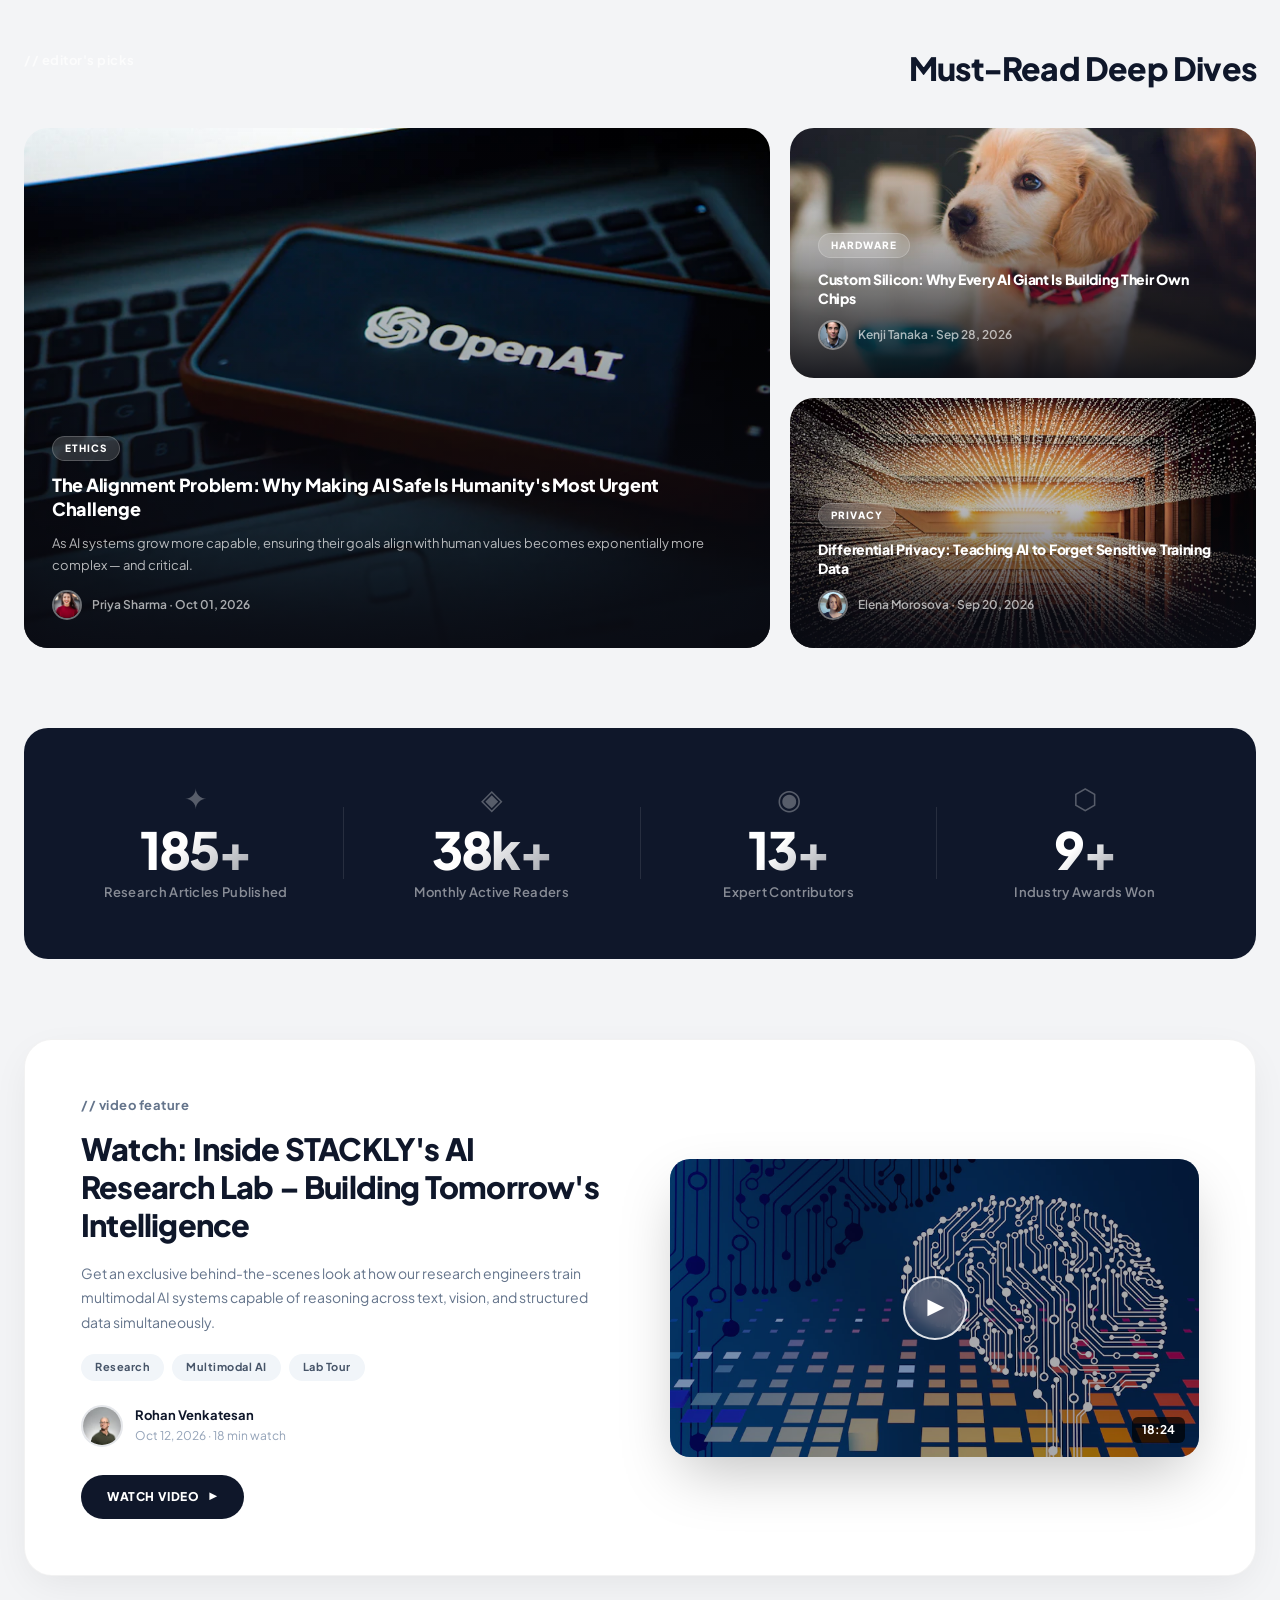
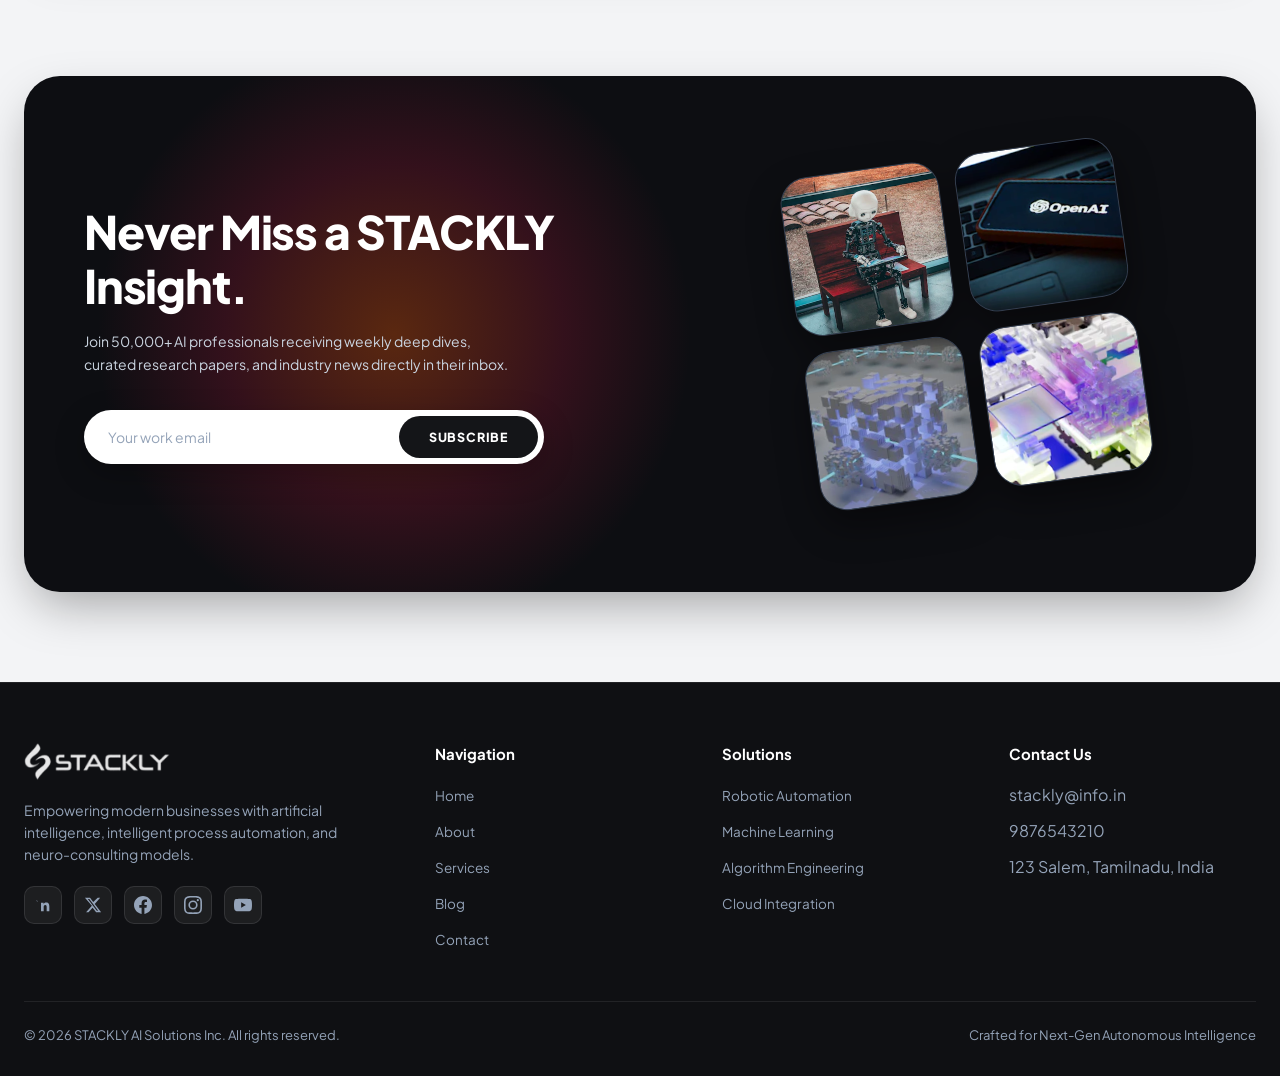
<file: blog.html>
<!DOCTYPE html>
<html lang="en">
<head>
  <meta charset="UTF-8">
  <meta name="viewport" content="width=device-width, initial-scale=1.0">
  <title>Blog – STACKLY AI Solutions & Automation Insights</title>
  <meta name="description" content="Explore the latest AI insights, trends, machine learning breakthroughs, and automation strategies from the STACKLY expert team.">
  <link rel="stylesheet" href="styles.css">
</head>
<body>

  <!-- =========================================================================
       Navigation Header
       ========================================================================= -->
  <header class="header-wrapper">
    <nav class="navbar" id="navbar">
      <a href="index.html" class="brand-logo" aria-label="STACKLY Home">
        <img src="assets/images/Logo.webp" alt="STACKLY" class="brand-logo-img">
      </a>
      <div class="nav-pill-group">
        <a href="index.html" class="nav-link">Home</a>
        <a href="about.html" class="nav-link">About</a>
        <a href="services.html" class="nav-link">Service</a>
        <a href="blog.html" class="nav-link active">Blog</a>
        <a href="contact.html" class="nav-link">Contact</a>
      </div>
      <a href="login.html" class="btn-get-started">Login</a>
      <button class="menu-toggle" aria-label="Toggle menu"><svg width="22" height="22" viewBox="0 0 24 24" fill="none" stroke="currentColor" stroke-width="2.2" stroke-linecap="round"><line x1="3" y1="6" x2="21" y2="6"/><line x1="3" y1="12" x2="21" y2="12"/><line x1="3" y1="18" x2="21" y2="18"/></svg></button>
    </nav>
  </header>

  <!-- =========================================================================
       Section 1: Blog Hero Banner
       ========================================================================= -->
  <section class="blog-hero" id="blog-hero">
    <div class="blog-hero-bg">
      <img src="assets/images/blog_hero_bg.webp" alt="AI Neural Network Visualization" class="blog-hero-bg-img">
      <div class="blog-hero-overlay"></div>
    </div>
    <div class="container">
      <div class="blog-hero-content" data-animate="fade-up">
        <div class="section-tag-light">// STACKLY Insights</div>
        <h1 class="blog-hero-title">The Future of AI<br><span class="gradient-text-accent">Starts Here</span></h1>
        <p class="blog-hero-desc">Explore cutting-edge insights, machine learning breakthroughs, and automation strategies crafted by the STACKLY expert team.</p>
        <div class="blog-hero-search">
          <input type="text" id="blog-search-input" placeholder="Search articles, topics…" class="search-input">
          <button class="search-btn" id="blog-search-btn">
            <svg width="18" height="18" fill="none" stroke="currentColor" stroke-width="2.5" viewBox="0 0 24 24"><circle cx="11" cy="11" r="8"/><path d="m21 21-4.35-4.35"/></svg>
          </button>
        </div>
        <div class="blog-hero-stats">
          <div class="hero-stat-item">
            <span class="hero-stat-num animate-counter" data-target="240" data-suffix="+">0+</span>
            <span class="hero-stat-label">Articles</span>
          </div>
          <div class="hero-stat-sep"></div>
          <div class="hero-stat-item">
            <span class="hero-stat-num animate-counter" data-target="50" data-suffix="k+">0k+</span>
            <span class="hero-stat-label">Monthly Readers</span>
          </div>
          <div class="hero-stat-sep"></div>
          <div class="hero-stat-item">
            <span class="hero-stat-num animate-counter" data-target="18" data-suffix="+">0+</span>
            <span class="hero-stat-label">Expert Authors</span>
          </div>
        </div>
      </div>
    </div>
  </section>

  <!-- =========================================================================
       Section 2: Featured / Hero Article
       ========================================================================= -->
  <section class="blog-featured-section" id="featured">
    <div class="container">
      <div class="section-label-row" data-animate="fade-up">
        <div class="section-tag">// Featured Article</div>
        <a href="404.html" class="view-all-link">View All Articles ↗</a>
      </div>

      <div class="featured-article-card" data-animate="scale-up">
        <div class="featured-img-wrap">
          <img src="assets/images/blog_featured.webp" alt="AI Generative Models Future" class="featured-img">
          <div class="featured-category-badge">Machine Learning</div>
        </div>
        <div class="featured-article-body">
          <div class="article-meta">
            <img src="assets/images/blog_author_1.webp" alt="Author" class="article-author-img">
            <div>
              <span class="article-author-name">Dr. Arjun Mehta</span>
              <span class="article-date">October 10, 2026 · 12 min read</span>
            </div>
          </div>
          <h2 class="featured-article-title">How Generative AI is Rewriting the Rules of Enterprise Automation in 2026</h2>
          <p class="featured-article-excerpt">From LLM-powered decision engines to vision transformers driving predictive analytics, we explore the seismic shift generative AI is bringing to enterprise workflows worldwide — and why businesses that hesitate risk irreversible disruption.</p>
          <div class="article-tags">
            <span class="article-tag">LLM</span>
            <span class="article-tag">Automation</span>
            <span class="article-tag">Enterprise AI</span>
            <span class="article-tag">Vision Transformers</span>
          </div>
          <a href="404.html" class="btn-pill-dark featured-read-btn">
            <span>Read Full Article</span>
            <span class="btn-arrow">▶</span>
          </a>
        </div>
      </div>
    </div>
  </section>

  <!-- =========================================================================
       Section 3: Category Filter Tabs + Blog Cards Grid
       ========================================================================= -->
  <section class="blog-categories-section" id="categories">
    <div class="container">
      <div class="categories-header" data-animate="fade-up">
        <h2 class="categories-title">Explore by Topic</h2>
        <p class="categories-subtitle">Deep dives into the trends reshaping artificial intelligence</p>
      </div>

      <div class="category-tabs" data-animate="fade-up">
        <button class="cat-tab active" data-cat="all" id="cat-all">All Posts</button>
        <button class="cat-tab" data-cat="ml" id="cat-ml">Machine Learning</button>
        <button class="cat-tab" data-cat="automation" id="cat-automation">Automation</button>
        <button class="cat-tab" data-cat="nlp" id="cat-nlp">NLP &amp; LLMs</button>
        <button class="cat-tab" data-cat="robotics" id="cat-robotics">Robotics</button>
        <button class="cat-tab" data-cat="cloud" id="cat-cloud">Cloud AI</button>
      </div>

      <div class="blog-cards-grid" id="blog-cards-grid">
        <article class="blog-card" data-animate="fade-up" data-cat="ml">
          <div class="blog-card-img-wrap">
            <img src="assets/images/blog_card_1.webp" alt="Neural Networks Visualized" class="blog-card-img">
            <span class="blog-card-category">Machine Learning</span>
          </div>
          <div class="blog-card-body">
            <div class="blog-card-meta"><span>Oct 08, 2026</span><span class="blog-dot">·</span><span>9 min read</span></div>
            <h3 class="blog-card-title">Neural Architecture Search: Building Self-Designing AI Networks</h3>
            <p class="blog-card-excerpt">NAS algorithms are evolving to design neural networks that outperform human-crafted architectures in precision and efficiency.</p>
            <a href="404.html" class="blog-read-more">Read More ↗</a>
          </div>
        </article>

        <article class="blog-card" data-animate="fade-up" data-cat="automation">
          <div class="blog-card-img-wrap">
            <img src="assets/images/blog_card_2.webp" alt="AI Robotic Automation" class="blog-card-img">
            <span class="blog-card-category">Automation</span>
          </div>
          <div class="blog-card-body">
            <div class="blog-card-meta"><span>Oct 05, 2026</span><span class="blog-dot">·</span><span>7 min read</span></div>
            <h3 class="blog-card-title">RPA 3.0: When Robotic Process Automation Meets Cognitive Intelligence</h3>
            <p class="blog-card-excerpt">The next wave of RPA incorporates contextual reasoning, giving bots the ability to handle exceptions and ambiguous workflows.</p>
            <a href="404.html" class="blog-read-more">Read More ↗</a>
          </div>
        </article>

        <article class="blog-card" data-animate="fade-up" data-cat="nlp">
          <div class="blog-card-img-wrap">
            <img src="assets/images/blog_card_3.webp" alt="Language Model Interface" class="blog-card-img">
            <span class="blog-card-category">NLP &amp; LLMs</span>
          </div>
          <div class="blog-card-body">
            <div class="blog-card-meta"><span>Sep 29, 2026</span><span class="blog-dot">·</span><span>11 min read</span></div>
            <h3 class="blog-card-title">Prompt Engineering at Scale: Strategies for Enterprise LLM Deployments</h3>
            <p class="blog-card-excerpt">Systematic prompt architectures, chain-of-thought reasoning, and retrieval-augmented generation for production AI systems.</p>
            <a href="404.html" class="blog-read-more">Read More ↗</a>
          </div>
        </article>

        <article class="blog-card" data-animate="fade-up" data-cat="robotics">
          <div class="blog-card-img-wrap">
            <img src="assets/images/blog_card_4.webp" alt="Advanced Robotics Lab" class="blog-card-img">
            <span class="blog-card-category">Robotics</span>
          </div>
          <div class="blog-card-body">
            <div class="blog-card-meta"><span>Sep 22, 2026</span><span class="blog-dot">·</span><span>8 min read</span></div>
            <h3 class="blog-card-title">Bipedal Robots in Industrial Settings: Safety, Dexterity, and Real-Time Learning</h3>
            <p class="blog-card-excerpt">How reinforcement learning is enabling the next generation of humanoid robots to operate safely alongside human workers.</p>
            <a href="404.html" class="blog-read-more">Read More ↗</a>
          </div>
        </article>

        <article class="blog-card" data-animate="fade-up" data-cat="cloud">
          <div class="blog-card-img-wrap">
            <img src="assets/images/blog_card_5.webp" alt="Cloud AI Infrastructure" class="blog-card-img">
            <span class="blog-card-category">Cloud AI</span>
          </div>
          <div class="blog-card-body">
            <div class="blog-card-meta"><span>Sep 18, 2026</span><span class="blog-dot">·</span><span>10 min read</span></div>
            <h3 class="blog-card-title">Serverless AI: Running Billion-Parameter Models Without Breaking the Bank</h3>
            <p class="blog-card-excerpt">Techniques for cost-effective inference at scale — from quantization to dynamic batching and edge offloading strategies.</p>
            <a href="404.html" class="blog-read-more">Read More ↗</a>
          </div>
        </article>

        <article class="blog-card" data-animate="fade-up" data-cat="ml">
          <div class="blog-card-img-wrap">
            <img src="assets/images/blog_card_6.webp" alt="AI Data Science" class="blog-card-img">
            <span class="blog-card-category">Machine Learning</span>
          </div>
          <div class="blog-card-body">
            <div class="blog-card-meta"><span>Sep 12, 2026</span><span class="blog-dot">·</span><span>6 min read</span></div>
            <h3 class="blog-card-title">Federated Learning: Training AI on Sensitive Data Without Exposure</h3>
            <p class="blog-card-excerpt">Privacy-preserving training techniques that allow hospitals, banks, and governments to collaborate on shared AI models.</p>
            <a href="404.html" class="blog-read-more">Read More ↗</a>
          </div>
        </article>
      </div>

      <div class="load-more-wrap" data-animate="fade-up">
        <a href="404.html"><button class="btn-load-more" id="btn-load-more">Load More Articles</button></a>
      </div>
    </div>
  </section>

  <!-- =========================================================================
       Section 4: Trending Topics Marquee
       ========================================================================= -->
  <div class="marquee-container coral-ribbon" aria-hidden="true">
    <div class="marquee-track">
      <div class="marquee-item">
        <span>Generative AI</span><span class="marquee-divider">/</span>
        <span>Large Language Models</span><span class="marquee-divider">/</span>
        <span>Neural Architecture Search</span><span class="marquee-divider">/</span>
        <span>Autonomous Agents</span><span class="marquee-divider">/</span>
        <span>Vision Transformers</span><span class="marquee-divider">/</span>
        <span>Edge Computing AI</span><span class="marquee-divider">/</span>
      </div>
      <div class="marquee-item">
        <span>Generative AI</span><span class="marquee-divider">/</span>
        <span>Large Language Models</span><span class="marquee-divider">/</span>
        <span>Neural Architecture Search</span><span class="marquee-divider">/</span>
        <span>Autonomous Agents</span><span class="marquee-divider">/</span>
        <span>Vision Transformers</span><span class="marquee-divider">/</span>
        <span>Edge Computing AI</span><span class="marquee-divider">/</span>
      </div>
    </div>
  </div>

  <!-- =========================================================================
       Section 5: Editor's Picks Bento Layout
       ========================================================================= -->
  <section class="editors-picks-section" id="editors-picks">
    <div class="container">
      <div class="section-label-row" data-animate="fade-up">
        <div class="section-tag">// Editor's Picks</div>
        <h2 class="editors-picks-title">Must-Read Deep Dives</h2>
      </div>

      <div class="editors-picks-grid">
        <div class="pick-card pick-card-large" data-animate="fade-left">
          <img src="assets/images/blog_pick_1.webp" alt="AI Ethics and Society" class="pick-card-img">
          <div class="pick-card-overlay">
            <span class="pick-badge">Ethics</span>
            <h3 class="pick-title">The Alignment Problem: Why Making AI Safe Is Humanity's Most Urgent Challenge</h3>
            <p class="pick-excerpt">As AI systems grow more capable, ensuring their goals align with human values becomes exponentially more complex — and critical.</p>
            <div class="pick-meta">
              <img src="assets/images/blog_author_2.webp" alt="Author" class="pick-author-img">
              <span>Priya Sharma · Oct 01, 2026</span>
            </div>
          </div>
        </div>

        <div class="pick-card pick-card-small" data-animate="fade-up">
          <img src="assets/images/blog_pick_2.webp" alt="AI Chip Hardware" class="pick-card-img">
          <div class="pick-card-overlay">
            <span class="pick-badge">Hardware</span>
            <h3 class="pick-title">Custom Silicon: Why Every AI Giant Is Building Their Own Chips</h3>
            <div class="pick-meta">
              <img src="assets/images/blog_author_3.webp" alt="Author" class="pick-author-img">
              <span>Kenji Tanaka · Sep 28, 2026</span>
            </div>
          </div>
        </div>

        <div class="pick-card pick-card-small" data-animate="fade-up">
          <img src="assets/images/blog_pick_3.webp" alt="Data Privacy AI" class="pick-card-img">
          <div class="pick-card-overlay">
            <span class="pick-badge">Privacy</span>
            <h3 class="pick-title">Differential Privacy: Teaching AI to Forget Sensitive Training Data</h3>
            <div class="pick-meta">
              <img src="assets/images/blog_author_4.webp" alt="Author" class="pick-author-img">
              <span>Elena Morosova · Sep 20, 2026</span>
            </div>
          </div>
        </div>
      </div>
    </div>
  </section>

  <!-- =========================================================================
       Section 6: Stats Counter Bar
       ========================================================================= -->
  <section class="blog-stats-section" id="blog-stats">
    <div class="container">
      <div class="blog-stats-box" data-animate="scale-up">
        <div class="blog-stat-item" data-animate="fade-up">
          <div class="blog-stat-icon">✦</div>
          <div class="blog-stat-num animate-counter" data-target="240" data-suffix="+">0+</div>
          <div class="blog-stat-label">Research Articles Published</div>
        </div>
        <div class="blog-stats-divider"></div>
        <div class="blog-stat-item" data-animate="fade-up">
          <div class="blog-stat-icon">◈</div>
          <div class="blog-stat-num animate-counter" data-target="50" data-suffix="k+">0k+</div>
          <div class="blog-stat-label">Monthly Active Readers</div>
        </div>
        <div class="blog-stats-divider"></div>
        <div class="blog-stat-item" data-animate="fade-up">
          <div class="blog-stat-icon">◉</div>
          <div class="blog-stat-num animate-counter" data-target="18" data-suffix="+">0+</div>
          <div class="blog-stat-label">Expert Contributors</div>
        </div>
        <div class="blog-stats-divider"></div>
        <div class="blog-stat-item" data-animate="fade-up">
          <div class="blog-stat-icon">⬡</div>
          <div class="blog-stat-num animate-counter" data-target="12" data-suffix="+">0+</div>
          <div class="blog-stat-label">Industry Awards Won</div>
        </div>
      </div>
    </div>
  </section>

  <!-- =========================================================================
       Section 7: Video Feature Article
       ========================================================================= -->
  <section class="blog-video-section" id="blog-video">
    <div class="container">
      <div class="blog-video-grid" data-animate="scale-up">
        <div class="blog-video-left" data-animate="fade-right">
          <div class="section-tag" style="color:#64748b">// Video Feature</div>
          <h2 class="blog-video-title">Watch: Inside STACKLY's AI Research Lab – Building Tomorrow's Intelligence</h2>
          <p class="blog-video-desc">Get an exclusive behind-the-scenes look at how our research engineers train multimodal AI systems capable of reasoning across text, vision, and structured data simultaneously.</p>
          <div class="blog-video-tags">
            <span class="article-tag">Research</span>
            <span class="article-tag">Multimodal AI</span>
            <span class="article-tag">Lab Tour</span>
          </div>
          <div class="blog-video-meta">
            <img src="assets/images/blog_author_5.webp" alt="Author" class="article-author-img">
            <div>
              <span class="article-author-name">Rohan Venkatesan</span>
              <span class="article-date">Oct 12, 2026 · 18 min watch</span>
            </div>
          </div>
          <a href="404.html" class="btn-pill-dark" style="margin-top:28px; display:inline-flex; align-items:center; gap:8px;">
            <span>Watch Video</span><span class="btn-arrow">▶</span>
          </a>
        </div>
        <div class="blog-video-right" data-animate="fade-left">
          <div class="video-thumb-card">
            <img src="assets/images/blog_video_thumb.webp" alt="AI Research Lab" class="video-thumb-img">
            <div class="video-thumb-play-btn" id="blog-video-play">
              <div class="video-play-icon" style="width:64px;height:64px;font-size:22px;">▶</div>
            </div>
            <div class="video-thumb-duration">18:24</div>
          </div>
        </div>
      </div>
    </div>
  </section>

  <!-- =========================================================================
       Section 8: Newsletter Subscribe
       ========================================================================= -->
  <section class="newsletter-section" id="blog-newsletter">
    <div class="container">
      <div class="newsletter-banner" data-animate="scale-up">
        <div class="newsletter-left-col">
          <h2 class="newsletter-title">Never Miss a STACKLY Insight.</h2>
          <p class="newsletter-desc">Join 50,000+ AI professionals receiving weekly deep dives, curated research papers, and industry news directly in their inbox.</p>
          <form class="newsletter-form" onsubmit="event.preventDefault(); document.getElementById('blog-sub-msg').style.display='block';">
            <input type="email" placeholder="Your work email" class="newsletter-input" required>
            <button type="submit" class="btn-subscribe">SUBSCRIBE</button>
          </form>
          <p id="blog-sub-msg" style="display:none; color:#4f46e5; font-weight:700; margin-top:12px;">You're subscribed! Welcome to the STACKLY community.</p>
        </div>
        <div class="newsletter-right-col" data-animate="fade-left">
          <div class="tiles-iso-grid">
            <div class="iso-tile"><img src="assets/images/blog_iso_1.webp" alt="AI Visual 1"></div>
            <div class="iso-tile"><img src="assets/images/blog_iso_2.webp" alt="AI Visual 2"></div>
            <div class="iso-tile"><img src="assets/images/blog_iso_3.webp" alt="AI Visual 3"></div>
            <div class="iso-tile"><img src="assets/images/blog_iso_4.webp" alt="AI Visual 4"></div>
          </div>
        </div>
      </div>
    </div>
  </section>

  <!-- =========================================================================
       Footer
       ========================================================================= -->
  <footer class="footer" id="contact">
    <div class="container">
      <div class="footer-top">
        <div class="footer-brand">
          <img src="assets/images/Logo.webp" alt="STACKLY" class="footer-brand-logo">
          <p class="footer-desc">Empowering modern businesses with artificial intelligence, intelligent process automation, and neuro-consulting models.</p>
          <div class="footer-social">
            <a href="404.html" class="footer-social-link" aria-label="LinkedIn">
              <svg xmlns="http://www.w3.org/2000/svg" width="18" height="18" viewBox="0 0 24 24" fill="currentColor"><path d="M20.447 20.452h-3.554v-5.569c0-1.328-.027-3.037-1.852-3.037-1.853 0-2.136 1.445-2.136 2.939v5.667H9.351V9h3.414v1.561h.046c.477-.9 1.637-1.85 3.37-1.85 3.601 0 4.267 2.37 4.267 5.455v6.286zM5.337 7.433a2.062 2.062 0 0 1-2.063-2.065 2.064 2.064 1 1 2.063 2.065zm1.782 13.019H3.555V9h3.564v11.452zM22.225 0H1.771C.792 0 0 .774 0 1.729v20.542C0 23.227.792 24 1.771 24h20.451C23.2 24 24 23.227 24 22.271V1.729C24 .774 23.2 0 22.222 0h.003z"/></svg>
            </a>
            <a href="404.html" class="footer-social-link" aria-label="X (Twitter)">
              <svg xmlns="http://www.w3.org/2000/svg" width="18" height="18" viewBox="0 0 24 24" fill="currentColor"><path d="M18.244 2.25h3.308l-7.227 8.26 8.502 11.24H16.17l-4.714-6.231-5.401 6.231H2.746l7.73-8.835L1.254 2.25H8.08l4.253 5.622zm-1.161 17.52h1.833L7.084 4.126H5.117z"/></svg>
            </a>
            <a href="404.html" class="footer-social-link" aria-label="Facebook">
              <svg xmlns="http://www.w3.org/2000/svg" width="18" height="18" viewBox="0 0 24 24" fill="currentColor"><path d="M24 12.073c0-6.627-5.373-12-12-12s-12 5.373-12 12c0 5.99 4.388 10.954 10.125 11.854v-8.385H7.078v-3.47h3.047V9.43c0-3.007 1.792-4.669 4.533-4.669 1.312 0 2.686.235 2.686.235v2.953H15.83c-1.491 0-1.956.925-1.956 1.874v2.25h3.328l-.532 3.47h-2.796v8.385C19.612 23.027 24 18.062 24 12.073z"/></svg>
            </a>
            <a href="404.html" class="footer-social-link" aria-label="Instagram">
              <svg xmlns="http://www.w3.org/2000/svg" width="18" height="18" viewBox="0 0 24 24" fill="currentColor"><path d="M12 2.163c3.204 0 3.584.012 4.85.07 3.252.148 4.771 1.691 4.919 4.919.058 1.265.069 1.645.069 4.849 0 3.205-.012 3.584-.069 4.849-.149 3.225-1.664 4.771-4.919 4.919-1.266.058-1.644.07-4.85.07-3.204 0-3.584-.012-4.849-.07-3.26-.149-4.771-1.699-4.919-4.92-.058-1.265-.07-1.644-.07-4.849 0-3.204.013-3.583.07-4.849.149-3.227 1.664-4.771 4.919-4.919 1.266-.057 1.645-.069 4.849-.069zM12 0C8.741 0 8.333.014 7.053.072 2.695.272.273 2.69.073 7.052.014 8.333 0 8.741 0 12c0 3.259.014 3.668.072 4.948.2 4.358 2.618 6.78 6.98 6.98C8.333 23.986 8.741 24 12 24c3.259 0 3.668-.014 4.948-.072 4.354-.2 6.782-2.618 6.979-6.98.059-1.28.073-1.689.073-4.948 0-3.259-.014-3.667-.072-4.947-.196-4.354-2.617-6.78-6.979-6.98C15.668.014 15.259 0 12 0zm0 5.838a6.162 6.162 0 1 0 0 12.324 6.162 6.162 0 0 0 0-12.324zM12 16a4 4 0 1 1 0-8 4 4 0 0 1 0 8zm6.406-11.845a1.44 1.44 0 1 0 0 2.881 1.44 1.44 0 0 0 0-2.881z"/></svg>
            </a>
            <a href="404.html" class="footer-social-link" aria-label="YouTube">
              <svg xmlns="http://www.w3.org/2000/svg" width="18" height="18" viewBox="0 0 24 24" fill="currentColor"><path d="M23.498 6.186a3.016 3.016 0 0 0-2.122-2.136C19.505 3.545 12 3.545 12 3.545s-7.505 0-9.377.505A3.017 3.017 0 0 0 .502 6.186C0 8.07 0 12 0 12s0 3.93.502 5.814a3.016 3.016 0 0 0 2.122 2.136c1.871.505 9.376.505 9.376.505s7.505 0 9.377-.505a3.015 3.015 0 0 0 2.122-2.136C24 15.93 24 12 24 12s0-3.93-.502-5.814zM9.545 15.568V8.432L15.818 12l-6.273 3.568z"/></svg>
            </a>
          </div>
        </div>
        <div class="footer-col">
          <h4>Navigation</h4>
          <ul class="footer-links">
            <li><a href="index.html">Home</a></li>
            <li><a href="about.html">About</a></li>
            <li><a href="services.html">Services</a></li>
            <li><a href="blog.html">Blog</a></li>
            <li><a href="contact.html">Contact</a></li>
          </ul>
        </div>
        <div class="footer-col">
          <h4>Solutions</h4>
          <ul class="footer-links">
            <li><a href="404.html">Robotic Automation</a></li>
            <li><a href="404.html">Machine Learning</a></li>
            <li><a href="404.html">Algorithm Engineering</a></li>
            <li><a href="404.html">Cloud Integration</a></li>
          </ul>
        </div>
        <div class="footer-col">
          <h4>Contact Us</h4>
          <ul class="footer-links">
            <li>stackly@info.in</li>
            <li>9876543210</li>
            <li>123 Salem, Tamilnadu, India</li>
          </ul>
        </div>
      </div>
      <div class="footer-bottom">
        <p>&copy; 2026 STACKLY AI Solutions Inc. All rights reserved.</p>
        <p>Crafted for Next-Gen Autonomous Intelligence</p>
      </div>
    </div>
  </footer>

  <div class="video-modal" id="videoModal">
    <div class="video-modal-content">
      <button class="video-modal-close" aria-label="Close video modal">&#x2715;</button>
      <div class="video-wrapper">
        <iframe id="videoIframe" src="" allow="autoplay; encrypted-media" allowfullscreen></iframe>
      </div>
    </div>
  </div>

  <script src="script.js"></script>
</body>
</html>
</file>
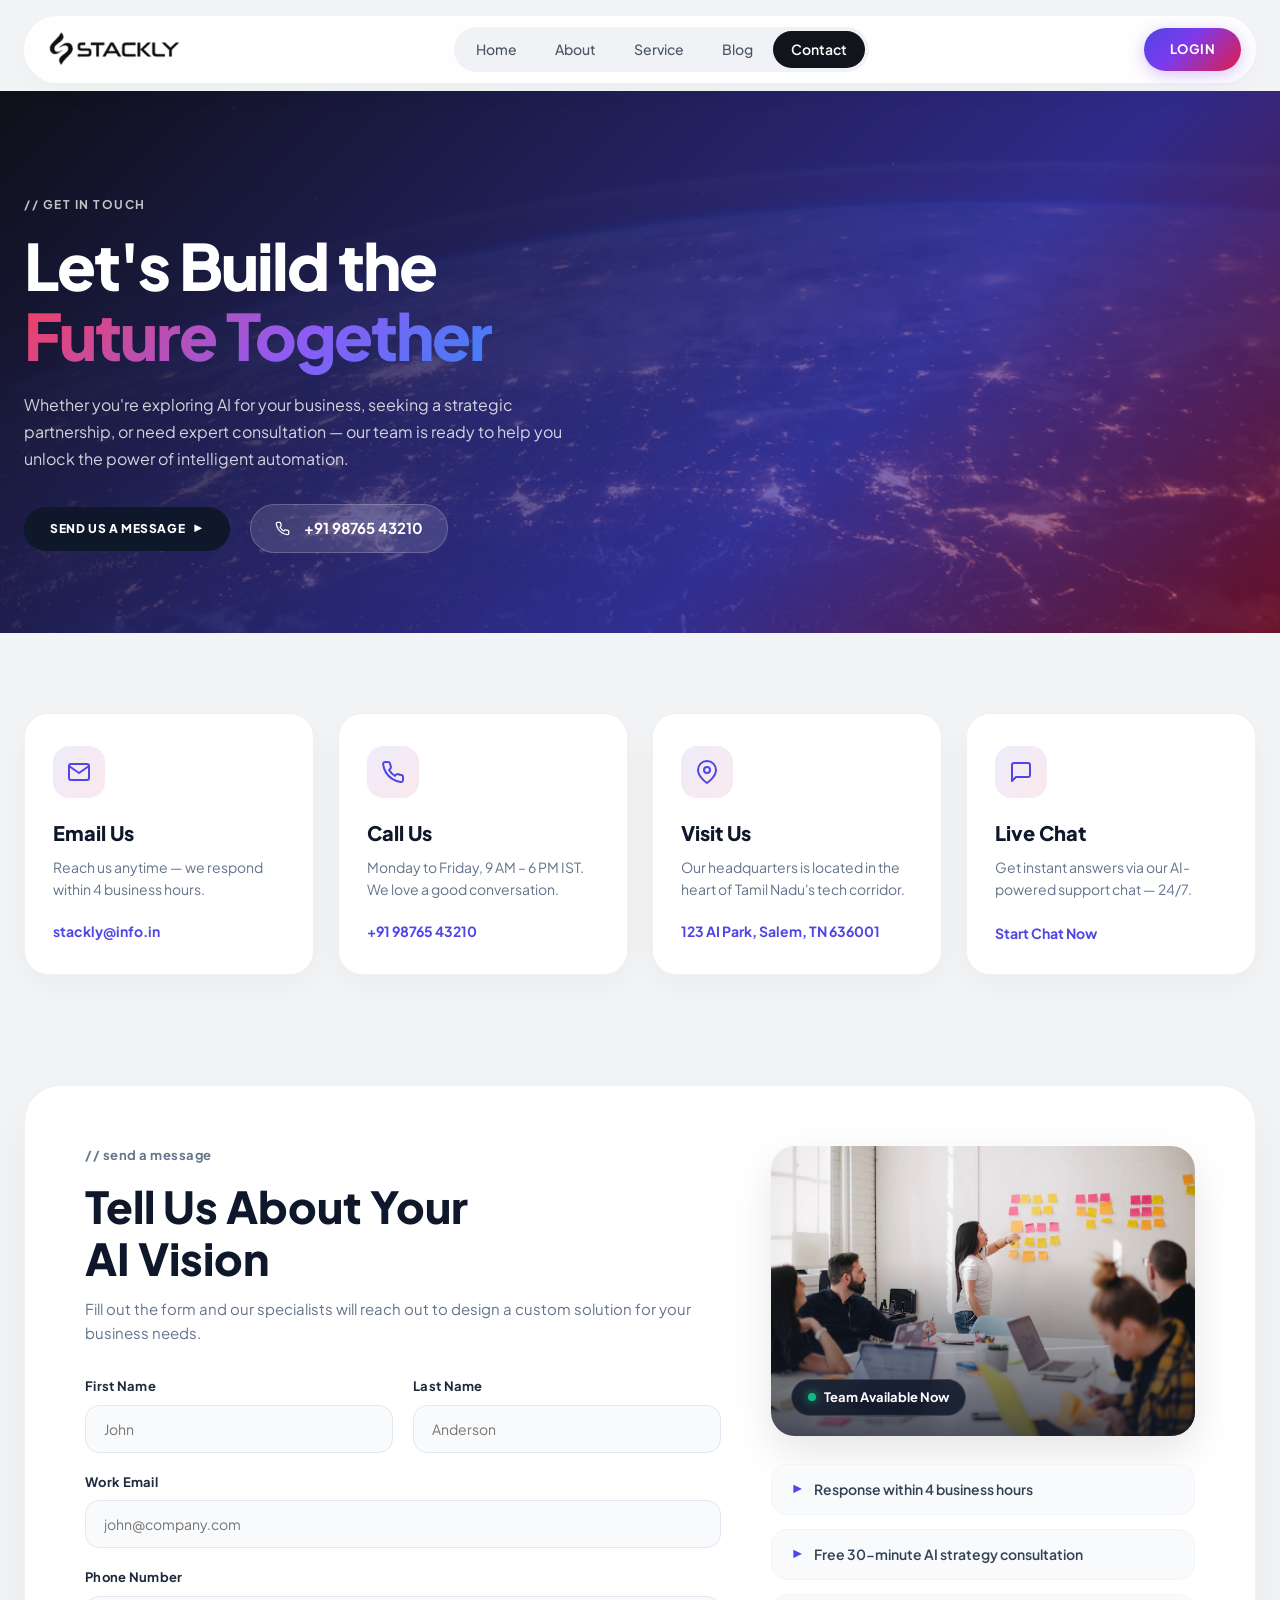
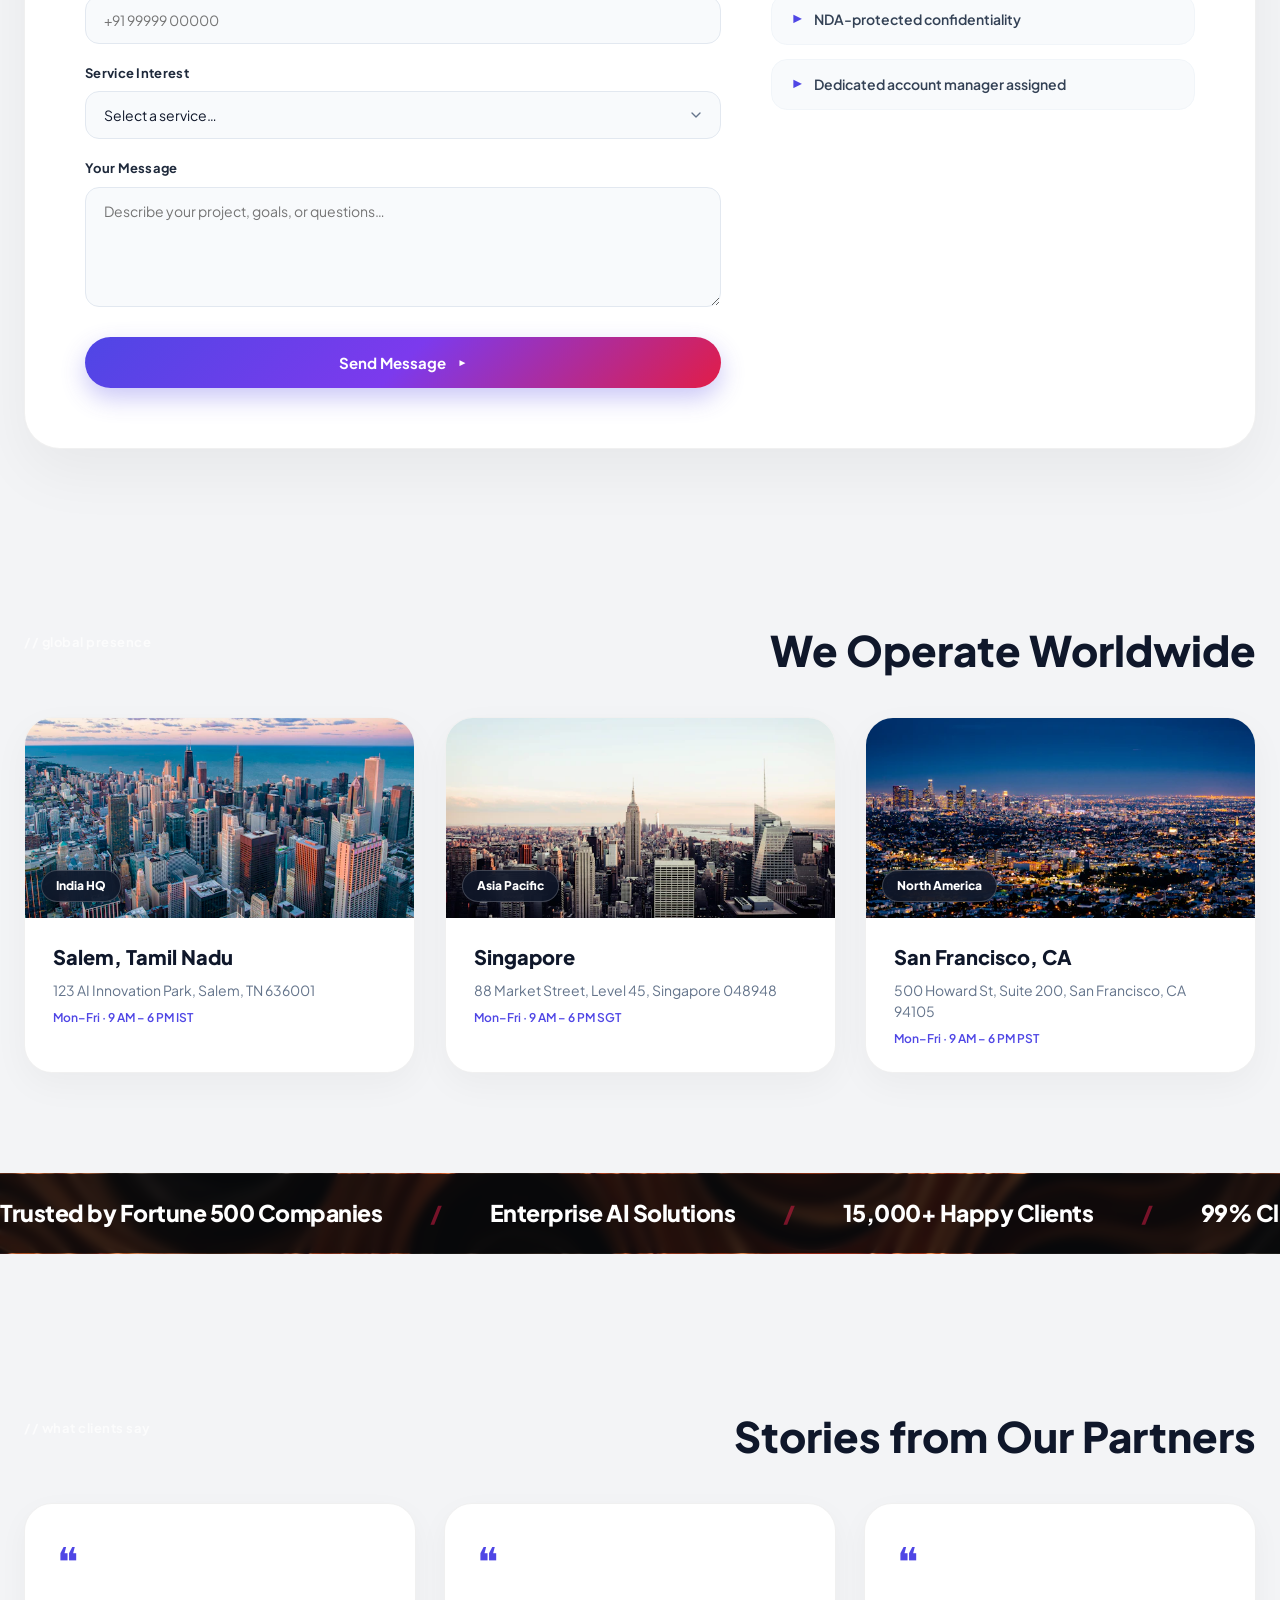
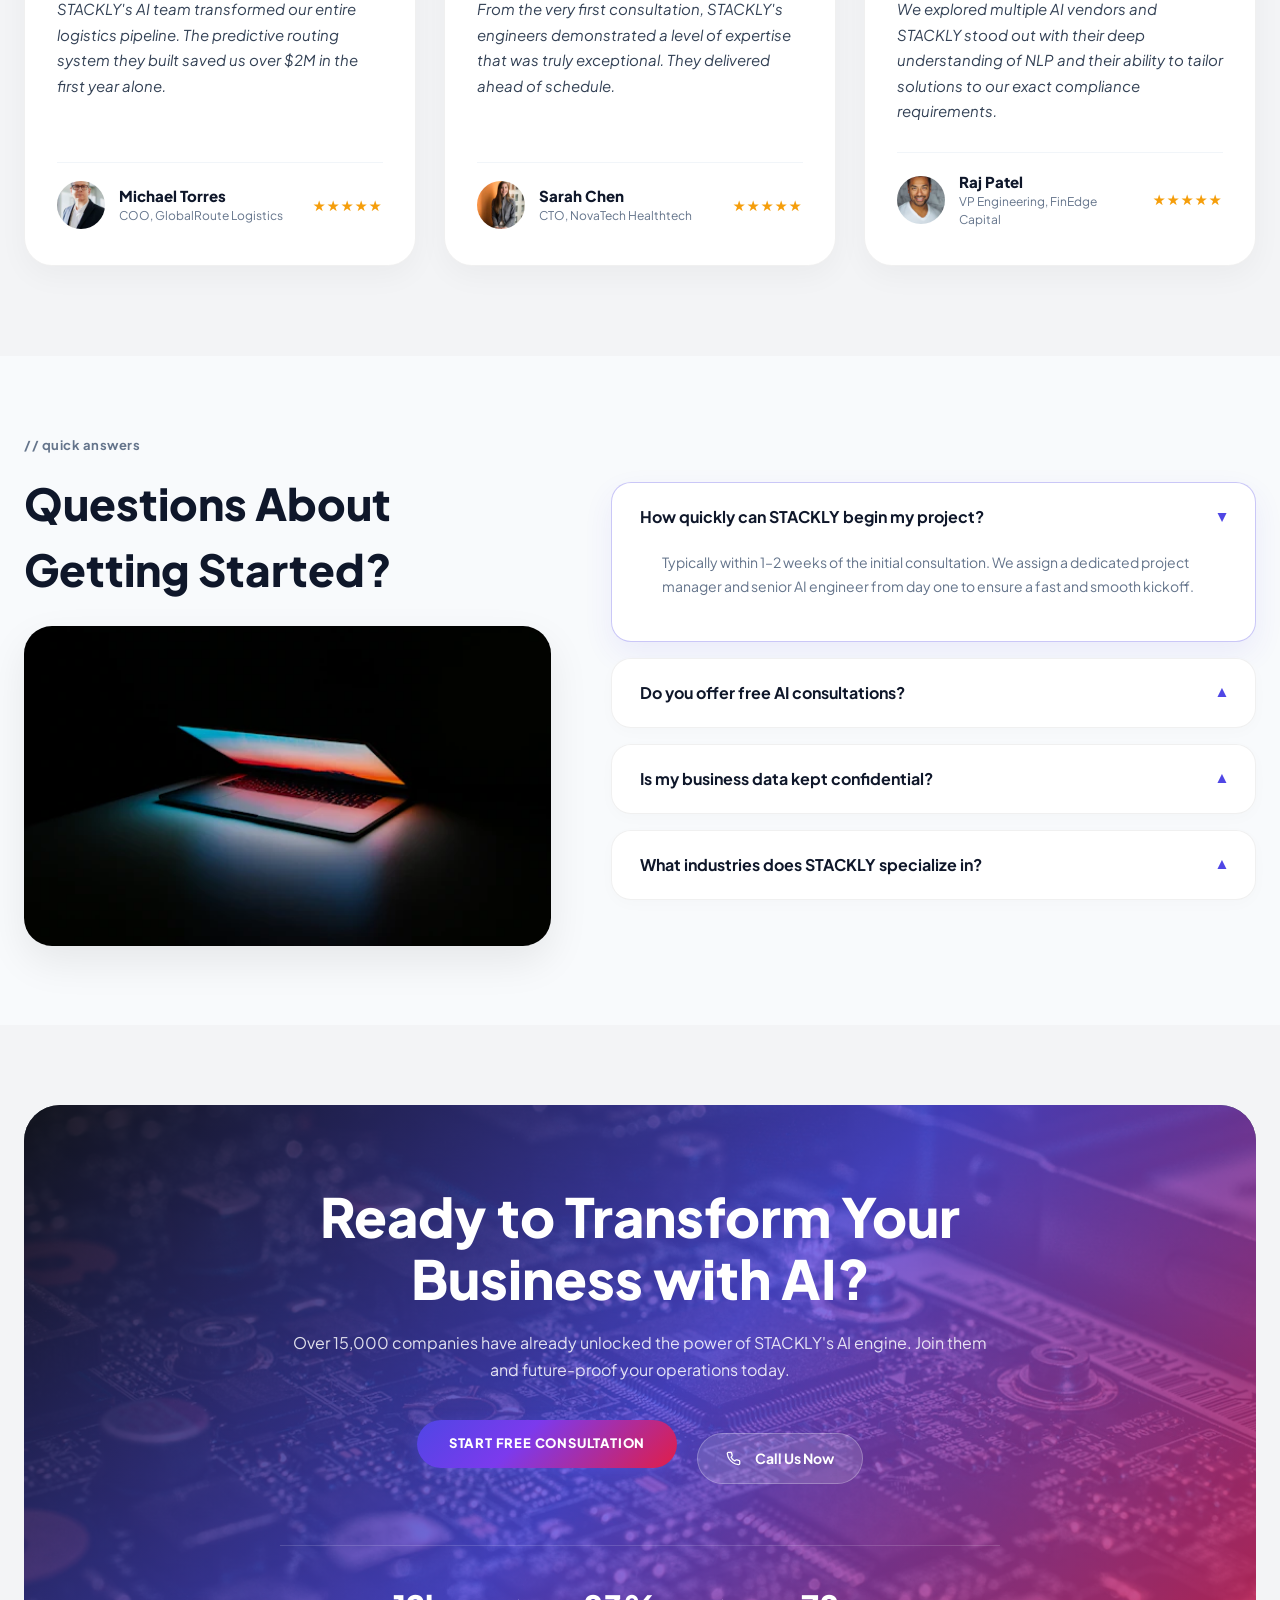
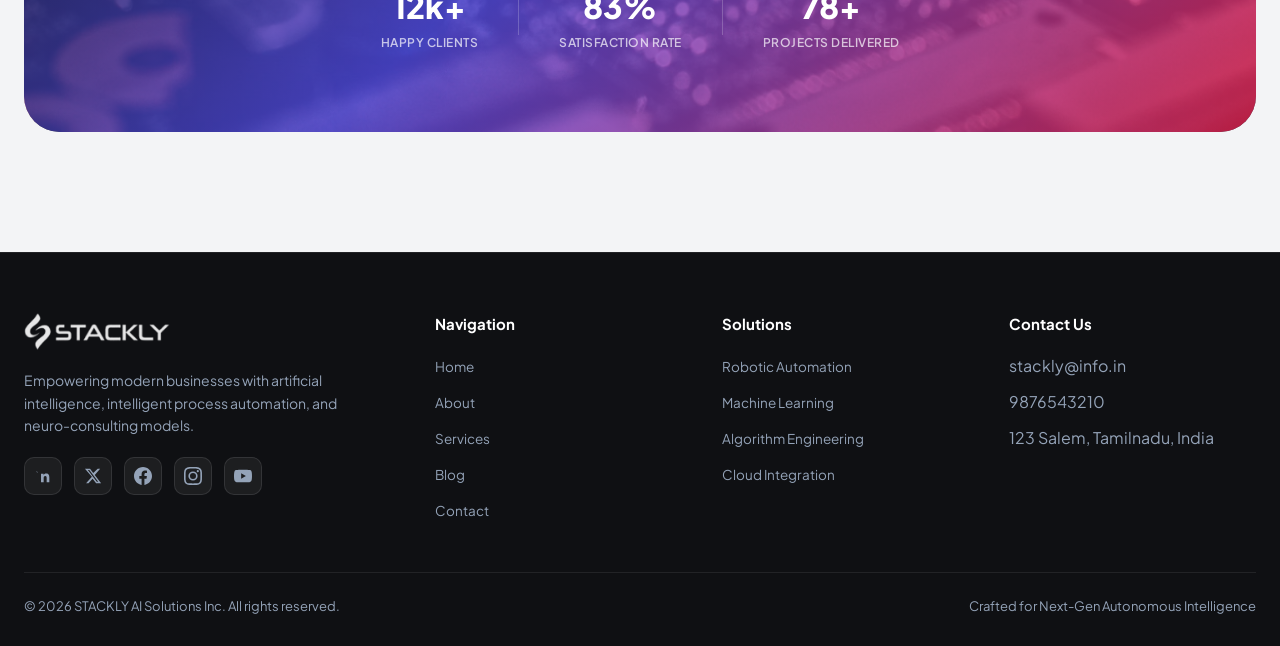
<file: contact.html>
<!DOCTYPE html>
<html lang="en">
<head>
  <meta charset="UTF-8">
  <meta name="viewport" content="width=device-width, initial-scale=1.0">
  <title>Contact – STACKLY AI Solutions</title>
  <meta name="description" content="Get in touch with STACKLY AI Solutions. Reach our expert team for AI consultations, partnership inquiries, or technical support.">
  <link rel="stylesheet" href="styles.css">
</head>
<body>

  <!-- =========================================================================
       Navigation Header
       ========================================================================= -->
  <header class="header-wrapper">
    <nav class="navbar" id="navbar">
      <a href="index.html" class="brand-logo" aria-label="STACKLY Home">
        <img src="assets/images/Logo.webp" alt="STACKLY" class="brand-logo-img">
      </a>
      <div class="nav-pill-group">
        <a href="index.html" class="nav-link">Home</a>
        <a href="about.html" class="nav-link">About</a>
        <a href="services.html" class="nav-link">Service</a>
        <a href="blog.html" class="nav-link">Blog</a>
        <a href="contact.html" class="nav-link active">Contact</a>
      </div>
      <a href="login.html" class="btn-get-started">Login</a>
      <button class="menu-toggle" aria-label="Toggle menu"><svg width="22" height="22" viewBox="0 0 24 24" fill="none" stroke="currentColor" stroke-width="2.2" stroke-linecap="round"><line x1="3" y1="6" x2="21" y2="6"/><line x1="3" y1="12" x2="21" y2="12"/><line x1="3" y1="18" x2="21" y2="18"/></svg></button>
    </nav>
  </header>

  <!-- =========================================================================
       Section 1: Contact Hero
       ========================================================================= -->
  <section class="contact-hero" id="contact-hero">
    <div class="contact-hero-bg">
      <img src="assets/images/contact_hero_bg.webp" alt="Global AI Network" class="contact-hero-bg-img">
      <div class="contact-hero-overlay"></div>
    </div>
    <div class="container">
      <div class="contact-hero-content" data-animate="fade-up">
        <div class="section-tag-light">// Get In Touch</div>
        <h1 class="contact-hero-title">Let's Build the<br><span class="gradient-text-accent">Future Together</span></h1>
        <p class="contact-hero-desc">Whether you're exploring AI for your business, seeking a strategic partnership, or need expert consultation — our team is ready to help you unlock the power of intelligent automation.</p>
        <div class="contact-hero-cta">
          <a href="#contact-form-section" class="btn-pill-dark contact-hero-btn">
            <span>Send Us a Message</span><span class="btn-arrow">▶</span>
          </a>
          <a href="tel:+919876543210" class="contact-hero-call-btn">
            <svg width="15" height="15" viewBox="0 0 24 24" fill="none" stroke="currentColor" stroke-width="2" stroke-linecap="round" stroke-linejoin="round" style="display:inline-block;vertical-align:middle;margin-right:6px;"><path d="M22 16.92v3a2 2 0 0 1-2.18 2 19.79 19.79 0 0 1-8.63-3.07 19.5 19.5 0 0 1-6-6 19.79 19.79 0 0 1-3.07-8.67A2 2 0 0 1 4.11 2h3a2 2 0 0 1 2 1.72 12.84 12.84 0 0 0 .7 2.81 2 2 0 0 1-.45 2.11L8.09 9.91a16 16 0 0 0 6 6l1.27-1.27a2 2 0 0 1 2.11-.45 12.84 12.84 0 0 0 2.81.7A2 2 0 0 1 22 16.92z"/></svg>+91 98765 43210
          </a>
        </div>
      </div>
    </div>
  </section>

  <!-- =========================================================================
       Section 2: Contact Info Cards
       ========================================================================= -->
  <section class="contact-info-section" id="contact-info">
    <div class="container">
      <div class="contact-info-grid">
        <div class="contact-info-card" data-animate="fade-up">
          <div class="contact-card-icon">
            <svg width="24" height="24" viewBox="0 0 24 24" fill="none" stroke="currentColor" stroke-width="2" stroke-linecap="round" stroke-linejoin="round"><path d="M4 4h16c1.1 0 2 .9 2 2v12c0 1.1-.9 2-2 2H4c-1.1 0-2-.9-2-2V6c0-1.1.9-2 2-2z"/><polyline points="22,6 12,13 2,6"/></svg>
          </div>
          <h3 class="contact-card-title">Email Us</h3>
          <p class="contact-card-desc">Reach us anytime — we respond within 4 business hours.</p>
          <a href="mailto:stackly@info.in" class="contact-card-link">stackly@info.in</a>
        </div>
        <div class="contact-info-card" data-animate="fade-up">
          <div class="contact-card-icon">
            <svg width="24" height="24" viewBox="0 0 24 24" fill="none" stroke="currentColor" stroke-width="2" stroke-linecap="round" stroke-linejoin="round"><path d="M22 16.92v3a2 2 0 0 1-2.18 2 19.79 19.79 0 0 1-8.63-3.07 19.5 19.5 0 0 1-6-6 19.79 19.79 0 0 1-3.07-8.67A2 2 0 0 1 4.11 2h3a2 2 0 0 1 2 1.72 12.84 12.84 0 0 0 .7 2.81 2 2 0 0 1-.45 2.11L8.09 9.91a16 16 0 0 0 6 6l1.27-1.27a2 2 0 0 1 2.11-.45 12.84 12.84 0 0 0 2.81.7A2 2 0 0 1 22 16.92z"/></svg>
          </div>
          <h3 class="contact-card-title">Call Us</h3>
          <p class="contact-card-desc">Monday to Friday, 9 AM – 6 PM IST. We love a good conversation.</p>
          <a href="tel:+919876543210" class="contact-card-link">+91 98765 43210</a>
        </div>
        <div class="contact-info-card" data-animate="fade-up">
          <div class="contact-card-icon">
            <svg width="24" height="24" viewBox="0 0 24 24" fill="none" stroke="currentColor" stroke-width="2" stroke-linecap="round" stroke-linejoin="round"><path d="M21 10c0 7-9 13-9 13s-9-6-9-13a9 9 0 0 1 18 0z"/><circle cx="12" cy="10" r="3"/></svg>
          </div>
          <h3 class="contact-card-title">Visit Us</h3>
          <p class="contact-card-desc">Our headquarters is located in the heart of Tamil Nadu's tech corridor.</p>
          <span class="contact-card-link">123 AI Park, Salem, TN 636001</span>
        </div>
        <div class="contact-info-card" data-animate="fade-up">
          <div class="contact-card-icon">
            <svg width="24" height="24" viewBox="0 0 24 24" fill="none" stroke="currentColor" stroke-width="2" stroke-linecap="round" stroke-linejoin="round"><path d="M21 15a2 2 0 0 1-2 2H7l-4 4V5a2 2 0 0 1 2-2h14a2 2 0 0 1 2 2z"/></svg>
          </div>
          <h3 class="contact-card-title">Live Chat</h3>
          <p class="contact-card-desc">Get instant answers via our AI-powered support chat — 24/7.</p>
          <button class="contact-card-link" onclick="alert('Opening live chat...')">Start Chat Now</button>
        </div>
      </div>
    </div>
  </section>

  <!-- =========================================================================
       Section 3: Main Contact Form
       ========================================================================= -->
  <section class="contact-form-section" id="contact-form-section">
    <div class="container">
      <div class="contact-form-grid" data-animate="scale-up">

        <!-- Left: Form -->
        <div class="contact-form-left" data-animate="fade-right">
          <div class="section-tag" style="color:#64748b">// Send a Message</div>
          <h2 class="contact-form-title">Tell Us About Your<br>AI Vision</h2>
          <p class="contact-form-subtitle">Fill out the form and our specialists will reach out to design a custom solution for your business needs.</p>

          <form class="contact-form" id="main-contact-form" onsubmit="handleContactSubmit(event)">
            <div class="form-row">
              <div class="form-group">
                <label for="cf-first-name" class="form-label">First Name</label>
                <input type="text" id="cf-first-name" name="firstName" class="form-input" placeholder="John" required>
              </div>
              <div class="form-group">
                <label for="cf-last-name" class="form-label">Last Name</label>
                <input type="text" id="cf-last-name" name="lastName" class="form-input" placeholder="Anderson" required>
              </div>
            </div>
            <div class="form-group">
              <label for="cf-email" class="form-label">Work Email</label>
              <input type="email" id="cf-email" name="email" class="form-input" placeholder="john@company.com" required>
            </div>
            <div class="form-group">
              <label for="cf-phone" class="form-label">Phone Number</label>
              <input type="tel" id="cf-phone" name="phone" class="form-input" placeholder="+91 99999 00000">
            </div>
            <div class="form-group">
              <label for="cf-service" class="form-label">Service Interest</label>
              <select id="cf-service" name="service" class="form-input form-select" required>
                <option value="" disabled selected>Select a service…</option>
                <option value="ml">Machine Learning</option>
                <option value="rpa">Robotic Process Automation</option>
                <option value="nlp">NLP / LLM Integration</option>
                <option value="cloud">Cloud AI Infrastructure</option>
                <option value="consulting">AI Strategy Consulting</option>
                <option value="other">Other</option>
              </select>
            </div>
            <div class="form-group">
              <label for="cf-message" class="form-label">Your Message</label>
              <textarea id="cf-message" name="message" class="form-input form-textarea" placeholder="Describe your project, goals, or questions…" rows="5" required></textarea>
            </div>
            <button type="submit" class="btn-contact-submit" id="submit-btn">
              <span id="submit-btn-text">Send Message</span>
              <span class="btn-arrow">&#9658;</span>
            </button>
            <div id="contact-success-msg" class="contact-success-msg" style="display:none;">
              &#10003; Message sent! Our team will contact you within 4 hours.
            </div>
          </form>
        </div>

        <!-- Right: Image + Info -->
        <div class="contact-form-right" data-animate="fade-left">
          <div class="contact-visual-card">
            <img src="assets/images/contact_team.webp" alt="STACKLY AI Team Meeting" class="contact-visual-img">
            <div class="contact-visual-overlay">
              <div class="contact-visual-badge">
                <span class="contact-badge-dot"></span>
                <span>Team Available Now</span>
              </div>
            </div>
          </div>
          <div class="contact-trust-items">
            <div class="trust-item" data-animate="fade-up">
              <span class="trust-icon">&#9654;</span>
              <span>Response within 4 business hours</span>
            </div>
            <div class="trust-item" data-animate="fade-up">
              <span class="trust-icon">&#9654;</span>
              <span>Free 30-minute AI strategy consultation</span>
            </div>
            <div class="trust-item" data-animate="fade-up">
              <span class="trust-icon">&#9654;</span>
              <span>NDA-protected confidentiality</span>
            </div>
            <div class="trust-item" data-animate="fade-up">
              <span class="trust-icon">&#9654;</span>
              <span>Dedicated account manager assigned</span>
            </div>
          </div>
        </div>

      </div>
    </div>
  </section>

  <!-- =========================================================================
       Section 4: Locations Map Banner
       ========================================================================= -->
  <section class="locations-section" id="locations">
    <div class="container">
      <div class="section-label-row" data-animate="fade-up">
        <div class="section-tag">// Global Presence</div>
        <h2 class="locations-title">We Operate Worldwide</h2>
      </div>
      <div class="locations-grid">
        <div class="location-card" data-animate="fade-up">
          <div class="location-img-wrap">
            <img src="assets/images/office_salem.webp" alt="City Skyline" class="location-img">
            <div class="location-name-badge">India HQ</div>
          </div>
          <div class="location-info">
            <h3 class="location-city">Salem, Tamil Nadu</h3>
            <p class="location-address">123 AI Innovation Park, Salem, TN 636001</p>
            <p class="location-hours">Mon–Fri · 9 AM – 6 PM IST</p>
          </div>
        </div>
        <div class="location-card" data-animate="fade-up">
          <div class="location-img-wrap">
            <img src="assets/images/office_singapore.webp" alt="City Skyline" class="location-img">
            <div class="location-name-badge">Asia Pacific</div>
          </div>
          <div class="location-info">
            <h3 class="location-city">Singapore</h3>
            <p class="location-address">88 Market Street, Level 45, Singapore 048948</p>
            <p class="location-hours">Mon–Fri · 9 AM – 6 PM SGT</p>
          </div>
        </div>
        <div class="location-card" data-animate="fade-up">
          <div class="location-img-wrap">
            <img src="assets/images/office_sf.webp" alt="City Skyline" class="location-img">
            <div class="location-name-badge">North America</div>
          </div>
          <div class="location-info">
            <h3 class="location-city">San Francisco, CA</h3>
            <p class="location-address">500 Howard St, Suite 200, San Francisco, CA 94105</p>
            <p class="location-hours">Mon–Fri · 9 AM – 6 PM PST</p>
          </div>
        </div>
      </div>
    </div>
  </section>

  <!-- =========================================================================
       Section 5: Marquee Trust Banner
       ========================================================================= -->
  <div class="marquee-container dark-ribbon" aria-hidden="true">
    <div class="marquee-track">
      <div class="marquee-item">
        <span>Trusted by Fortune 500 Companies</span><span class="marquee-divider">/</span>
        <span>Enterprise AI Solutions</span><span class="marquee-divider">/</span>
        <span>15,000+ Happy Clients</span><span class="marquee-divider">/</span>
        <span>99% Client Satisfaction</span><span class="marquee-divider">/</span>
        <span>Global AI Consulting</span><span class="marquee-divider">/</span>
      </div>
      <div class="marquee-item">
        <span>Trusted by Fortune 500 Companies</span><span class="marquee-divider">/</span>
        <span>Enterprise AI Solutions</span><span class="marquee-divider">/</span>
        <span>15,000+ Happy Clients</span><span class="marquee-divider">/</span>
        <span>99% Client Satisfaction</span><span class="marquee-divider">/</span>
        <span>Global AI Consulting</span><span class="marquee-divider">/</span>
      </div>
    </div>
  </div>

  <!-- =========================================================================
       Section 6: Testimonials Carousel
       ========================================================================= -->
  <section class="contact-testimonials" id="contact-testimonials">
    <div class="container">
      <div class="section-label-row" data-animate="fade-up">
        <div class="section-tag">// What Clients Say</div>
        <h2 class="contact-test-title">Stories from Our Partners</h2>
      </div>
      <div class="contact-test-grid">
        <div class="contact-test-card" data-animate="fade-up">
          <div class="test-quote-icon">&#10077;</div>
          <p class="test-quote">STACKLY's AI team transformed our entire logistics pipeline. The predictive routing system they built saved us over $2M in the first year alone.</p>
          <div class="test-author-row">
            <img src="assets/images/contact_avatar_1.webp" alt="Client" class="test-author-img">
            <div>
              <h4 class="test-author-name">Michael Torres</h4>
              <p class="test-author-role">COO, GlobalRoute Logistics</p>
            </div>
            <div class="test-stars">&#9733;&#9733;&#9733;&#9733;&#9733;</div>
          </div>
        </div>
        <div class="contact-test-card" data-animate="fade-up">
          <div class="test-quote-icon">&#10077;</div>
          <p class="test-quote">From the very first consultation, STACKLY's engineers demonstrated a level of expertise that was truly exceptional. They delivered ahead of schedule.</p>
          <div class="test-author-row">
            <img src="assets/images/contact_avatar_2.webp" alt="Client" class="test-author-img">
            <div>
              <h4 class="test-author-name">Sarah Chen</h4>
              <p class="test-author-role">CTO, NovaTech Healthtech</p>
            </div>
            <div class="test-stars">&#9733;&#9733;&#9733;&#9733;&#9733;</div>
          </div>
        </div>
        <div class="contact-test-card" data-animate="fade-up">
          <div class="test-quote-icon">&#10077;</div>
          <p class="test-quote">We explored multiple AI vendors and STACKLY stood out with their deep understanding of NLP and their ability to tailor solutions to our exact compliance requirements.</p>
          <div class="test-author-row">
            <img src="assets/images/contact_avatar_3.webp" alt="Client" class="test-author-img">
            <div>
              <h4 class="test-author-name">Raj Patel</h4>
              <p class="test-author-role">VP Engineering, FinEdge Capital</p>
            </div>
            <div class="test-stars">&#9733;&#9733;&#9733;&#9733;&#9733;</div>
          </div>
        </div>
      </div>
    </div>
  </section>

  <!-- =========================================================================
       Section 7: FAQ Quick Answers
       ========================================================================= -->
  <section class="contact-faq-section" id="contact-faq">
    <div class="container">
      <div class="contact-faq-grid" data-animate="scale-up">
        <div class="contact-faq-left" data-animate="fade-right">
          <div class="section-tag" style="color:#64748b">// Quick Answers</div>
          <h2 class="contact-faq-title">Questions About Getting Started?</h2>
          <img src="assets/images/contact_faq_tech.webp" alt="AI Technology" class="contact-faq-img">
        </div>
        <div class="contact-faq-right" data-animate="fade-left">
          <div class="faq-accordion" id="contact-faq-accordion">
            <div class="faq-item active">
              <div class="faq-header">
                <span class="faq-question">How quickly can STACKLY begin my project?</span>
                <span class="faq-icon">&#9650;</span>
              </div>
              <div class="faq-body">
                <p class="faq-answer">Typically within 1–2 weeks of the initial consultation. We assign a dedicated project manager and senior AI engineer from day one to ensure a fast and smooth kickoff.</p>
              </div>
            </div>
            <div class="faq-item">
              <div class="faq-header">
                <span class="faq-question">Do you offer free AI consultations?</span>
                <span class="faq-icon">&#9650;</span>
              </div>
              <div class="faq-body">
                <p class="faq-answer">Yes. Every new inquiry includes a complimentary 30-minute discovery session with one of our senior AI strategists to evaluate your needs and recommend the best solution.</p>
              </div>
            </div>
            <div class="faq-item">
              <div class="faq-header">
                <span class="faq-question">Is my business data kept confidential?</span>
                <span class="faq-icon">&#9650;</span>
              </div>
              <div class="faq-body">
                <p class="faq-answer">Absolutely. All client data is protected under strict NDA agreements. We are ISO 27001 certified and comply with GDPR, HIPAA, and SOC 2 Type II standards.</p>
              </div>
            </div>
            <div class="faq-item">
              <div class="faq-header">
                <span class="faq-question">What industries does STACKLY specialize in?</span>
                <span class="faq-icon">&#9650;</span>
              </div>
              <div class="faq-body">
                <p class="faq-answer">We specialize in fintech, healthcare, logistics, retail, manufacturing, legal tech, and SaaS platforms — delivering tailored AI solutions for each industry's unique compliance and scale requirements.</p>
              </div>
            </div>
          </div>
        </div>
      </div>
    </div>
  </section>

  <!-- =========================================================================
       Section 8: CTA Banner
       ========================================================================= -->
  <section class="contact-cta-section" id="contact-cta">
    <div class="container">
      <div class="contact-cta-box" data-animate="scale-up">
        <div class="contact-cta-bg-img-wrap">
          <img src="assets/images/contact_cta_bg.webp" alt="AI Circuit Background" class="contact-cta-bg-img">
          <div class="contact-cta-bg-overlay"></div>
        </div>
        <div class="contact-cta-content">
          <h2 class="contact-cta-title" data-animate="fade-up">Ready to Transform Your<br>Business with AI?</h2>
          <p class="contact-cta-desc" data-animate="fade-up">Over 15,000 companies have already unlocked the power of STACKLY's AI engine. Join them and future-proof your operations today.</p>
          <div class="contact-cta-actions" data-animate="fade-up">
            <a href="#contact-form-section" class="btn-pill-gradient" style="padding:14px 32px; font-size:13px;">Start Free Consultation</a>
            <a href="tel:+919876543210" class="contact-cta-phone-link">
              <svg width="15" height="15" viewBox="0 0 24 24" fill="none" stroke="currentColor" stroke-width="2" stroke-linecap="round" stroke-linejoin="round" style="display:inline-block;vertical-align:middle;margin-right:6px;"><path d="M22 16.92v3a2 2 0 0 1-2.18 2 19.79 19.79 0 0 1-8.63-3.07 19.5 19.5 0 0 1-6-6 19.79 19.79 0 0 1-3.07-8.67A2 2 0 0 1 4.11 2h3a2 2 0 0 1 2 1.72 12.84 12.84 0 0 0 .7 2.81 2 2 0 0 1-.45 2.11L8.09 9.91a16 16 0 0 0 6 6l1.27-1.27a2 2 0 0 1 2.11-.45 12.84 12.84 0 0 0 2.81.7A2 2 0 0 1 22 16.92z"/></svg>Call Us Now
            </a>
          </div>
          <div class="contact-cta-stats">
            <div class="cta-stat-item">
              <span class="cta-stat-num animate-counter" data-target="15" data-suffix="k+">0k+</span>
              <span class="cta-stat-label">Happy Clients</span>
            </div>
            <div class="cta-stat-sep"></div>
            <div class="cta-stat-item">
              <span class="cta-stat-num animate-counter" data-target="99" data-suffix="%">0%</span>
              <span class="cta-stat-label">Satisfaction Rate</span>
            </div>
            <div class="cta-stat-sep"></div>
            <div class="cta-stat-item">
              <span class="cta-stat-num animate-counter" data-target="93" data-suffix="+">0+</span>
              <span class="cta-stat-label">Projects Delivered</span>
            </div>
          </div>
        </div>
      </div>
    </div>
  </section>

  <!-- =========================================================================
       Footer
       ========================================================================= -->
  <footer class="footer">
    <div class="container">
      <div class="footer-top">
        <div class="footer-brand">
          <img src="assets/images/Logo.webp" alt="STACKLY" class="footer-brand-logo">
          <p class="footer-desc">Empowering modern businesses with artificial intelligence, intelligent process automation, and neuro-consulting models.</p>
          <div class="footer-social">
            <a href="404.html" class="footer-social-link" aria-label="LinkedIn">
              <svg xmlns="http://www.w3.org/2000/svg" width="18" height="18" viewBox="0 0 24 24" fill="currentColor"><path d="M20.447 20.452h-3.554v-5.569c0-1.328-.027-3.037-1.852-3.037-1.853 0-2.136 1.445-2.136 2.939v5.667H9.351V9h3.414v1.561h.046c.477-.9 1.637-1.85 3.37-1.85 3.601 0 4.267 2.37 4.267 5.455v6.286zM5.337 7.433a2.062 2.062 0 0 1-2.063-2.065 2.064 2.064 1 1 2.063 2.065zm1.782 13.019H3.555V9h3.564v11.452zM22.225 0H1.771C.792 0 0 .774 0 1.729v20.542C0 23.227.792 24 1.771 24h20.451C23.2 24 24 23.227 24 22.271V1.729C24 .774 23.2 0 22.222 0h.003z"/></svg>
            </a>
            <a href="404.html" class="footer-social-link" aria-label="X (Twitter)">
              <svg xmlns="http://www.w3.org/2000/svg" width="18" height="18" viewBox="0 0 24 24" fill="currentColor"><path d="M18.244 2.25h3.308l-7.227 8.26 8.502 11.24H16.17l-4.714-6.231-5.401 6.231H2.746l7.73-8.835L1.254 2.25H8.08l4.253 5.622zm-1.161 17.52h1.833L7.084 4.126H5.117z"/></svg>
            </a>
            <a href="404.html" class="footer-social-link" aria-label="Facebook">
              <svg xmlns="http://www.w3.org/2000/svg" width="18" height="18" viewBox="0 0 24 24" fill="currentColor"><path d="M24 12.073c0-6.627-5.373-12-12-12s-12 5.373-12 12c0 5.99 4.388 10.954 10.125 11.854v-8.385H7.078v-3.47h3.047V9.43c0-3.007 1.792-4.669 4.533-4.669 1.312 0 2.686.235 2.686.235v2.953H15.83c-1.491 0-1.956.925-1.956 1.874v2.25h3.328l-.532 3.47h-2.796v8.385C19.612 23.027 24 18.062 24 12.073z"/></svg>
            </a>
            <a href="404.html" class="footer-social-link" aria-label="Instagram">
              <svg xmlns="http://www.w3.org/2000/svg" width="18" height="18" viewBox="0 0 24 24" fill="currentColor"><path d="M12 2.163c3.204 0 3.584.012 4.85.07 3.252.148 4.771 1.691 4.919 4.919.058 1.265.069 1.645.069 4.849 0 3.205-.012 3.584-.069 4.849-.149 3.225-1.664 4.771-4.919 4.919-1.266.058-1.644.07-4.85.07-3.204 0-3.584-.012-4.849-.07-3.26-.149-4.771-1.699-4.919-4.92-.058-1.265-.07-1.644-.07-4.849 0-3.204.013-3.583.07-4.849.149-3.227 1.664-4.771 4.919-4.919 1.266-.057 1.645-.069 4.849-.069zM12 0C8.741 0 8.333.014 7.053.072 2.695.272.273 2.69.073 7.052.014 8.333 0 8.741 0 12c0 3.259.014 3.668.072 4.948.2 4.358 2.618 6.78 6.98 6.98C8.333 23.986 8.741 24 12 24c3.259 0 3.668-.014 4.948-.072 4.354-.2 6.782-2.618 6.979-6.98.059-1.28.073-1.689.073-4.948 0-3.259-.014-3.667-.072-4.947-.196-4.354-2.617-6.78-6.979-6.98C15.668.014 15.259 0 12 0zm0 5.838a6.162 6.162 0 1 0 0 12.324 6.162 6.162 0 0 0 0-12.324zM12 16a4 4 0 1 1 0-8 4 4 0 0 1 0 8zm6.406-11.845a1.44 1.44 0 1 0 0 2.881 1.44 1.44 0 0 0 0-2.881z"/></svg>
            </a>
            <a href="404.html" class="footer-social-link" aria-label="YouTube">
              <svg xmlns="http://www.w3.org/2000/svg" width="18" height="18" viewBox="0 0 24 24" fill="currentColor"><path d="M23.498 6.186a3.016 3.016 0 0 0-2.122-2.136C19.505 3.545 12 3.545 12 3.545s-7.505 0-9.377.505A3.017 3.017 0 0 0 .502 6.186C0 8.07 0 12 0 12s0 3.93.502 5.814a3.016 3.016 0 0 0 2.122 2.136c1.871.505 9.376.505 9.376.505s7.505 0 9.377-.505a3.015 3.015 0 0 0 2.122-2.136C24 15.93 24 12 24 12s0-3.93-.502-5.814zM9.545 15.568V8.432L15.818 12l-6.273 3.568z"/></svg>
            </a>
          </div>
        </div>
        <div class="footer-col">
          <h4>Navigation</h4>
          <ul class="footer-links">
            <li><a href="index.html">Home</a></li>
            <li><a href="about.html">About</a></li>
            <li><a href="services.html">Services</a></li>
            <li><a href="blog.html">Blog</a></li>
            <li><a href="contact.html">Contact</a></li>
          </ul>
        </div>
        <div class="footer-col">
          <h4>Solutions</h4>
          <ul class="footer-links">
            <li><a href="#">Robotic Automation</a></li>
            <li><a href="#">Machine Learning</a></li>
            <li><a href="#">Algorithm Engineering</a></li>
            <li><a href="#">Cloud Integration</a></li>
          </ul>
        </div>
        <div class="footer-col">
          <h4>Contact Us</h4>
          <ul class="footer-links">
            <li>stackly@info.in</li>
            <li>9876543210</li>
            <li>123 Salem, Tamilnadu, India</li>
          </ul>
        </div>
      </div>
      <div class="footer-bottom">
        <p>&copy; 2026 STACKLY AI Solutions Inc. All rights reserved.</p>
        <p>Crafted for Next-Gen Autonomous Intelligence</p>
      </div>
    </div>
  </footer>

  <script src="script.js"></script>
</body>
</html>
</file>
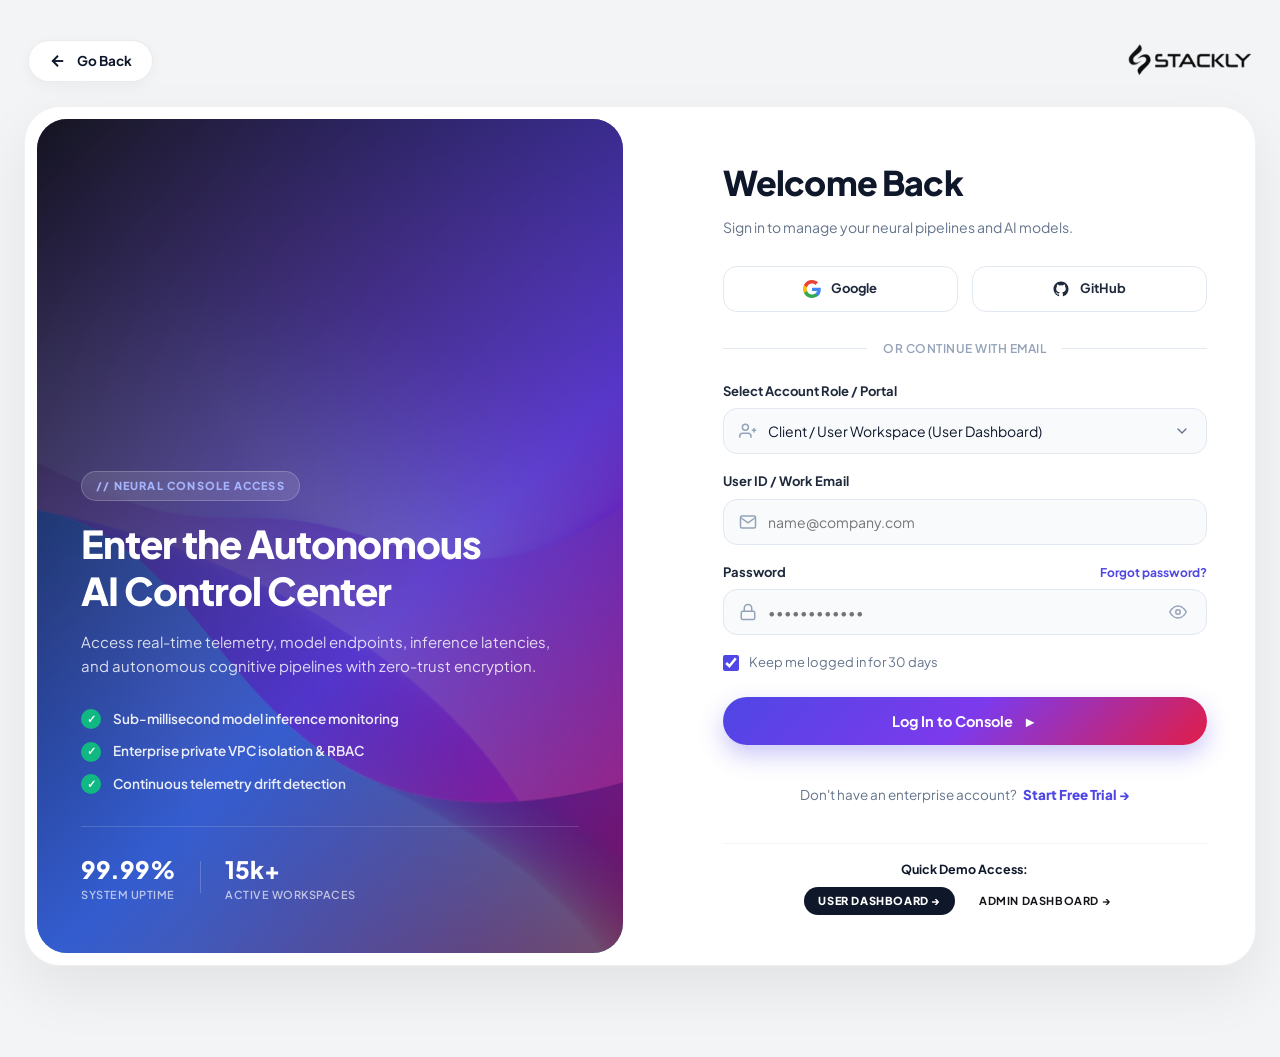
<file: login.html>
<!DOCTYPE html>
<html lang="en">
<head>
  <meta charset="UTF-8">
  <meta name="viewport" content="width=device-width, initial-scale=1.0">
  <title>Login – STACKLY AI Solutions</title>
  <meta name="description" content="Sign in to your STACKLY AI Solutions account. Access your enterprise AI console, autonomous workflows, and neural inference pipelines.">
  <link rel="stylesheet" href="styles.css">
</head>
<body>

  <!-- =========================================================================
       Login Authentication Section
       ========================================================================= -->
  <section class="auth-page-section">
    <div class="container">

      <!-- Top Action Bar with Go Back Button -->
      <div class="auth-top-bar" data-animate="fade-up">
        <a href="index.html" class="btn-goback" id="goBackBtn">
          <svg width="18" height="18" fill="none" stroke="currentColor" stroke-width="2.5" viewBox="0 0 24 24"><line x1="19" y1="12" x2="5" y2="12"/><polyline points="12 19 5 12 12 5"/></svg>
          <span>Go Back</span>
        </a>
        <a href="index.html" class="auth-brand-logo" aria-label="STACKLY Home">
          <img src="assets/images/Logo.webp" alt="STACKLY" class="brand-logo-img">
        </a>
      </div>

      <div class="auth-split-grid" data-animate="scale-up">

        <!-- Left Visual Side -->
        <div class="auth-left-visual">
          <img src="assets/images/auth_visual_login.webp" alt="Deep Neural Geometry" class="auth-visual-bg-img">
          <div class="auth-visual-overlay"></div>

          <div class="auth-visual-content">
            <span class="auth-badge">// Neural Console Access</span>
            <h1 class="auth-visual-title">Enter the Autonomous<br>AI Control Center</h1>
            <p class="auth-visual-desc">Access real-time telemetry, model endpoints, inference latencies, and autonomous cognitive pipelines with zero-trust encryption.</p>

            <div class="auth-visual-features">
              <div class="auth-feature-item">
                <span class="auth-feature-check">&#10003;</span>
                <span>Sub-millisecond model inference monitoring</span>
              </div>
              <div class="auth-feature-item">
                <span class="auth-feature-check">&#10003;</span>
                <span>Enterprise private VPC isolation & RBAC</span>
              </div>
              <div class="auth-feature-item">
                <span class="auth-feature-check">&#10003;</span>
                <span>Continuous telemetry drift detection</span>
              </div>
            </div>

            <div class="auth-visual-stats">
              <div class="auth-vstat">
                <span class="auth-vstat-num">99.99%</span>
                <span class="auth-vstat-label">System Uptime</span>
              </div>
              <div style="width:1px; height:32px; background:rgba(255,255,255,0.2);"></div>
              <div class="auth-vstat">
                <span class="auth-vstat-num">15k+</span>
                <span class="auth-vstat-label">Active Workspaces</span>
              </div>
            </div>
          </div>
        </div>

        <!-- Right Form Side -->
        <div class="auth-right-form-col">
          <div class="auth-card-header">
            <h2 class="auth-title">Welcome Back</h2>
            <p class="auth-subtitle">Sign in to manage your neural pipelines and AI models.</p>
          </div>

          <!-- Social Login Buttons -->
          <div class="auth-social-btns">
            <a href="javascript:void(0)" class="btn-social" data-provider="Google" title="Google login coming soon" onclick="return false;">
              <svg viewBox="0 0 24 24"><path fill="#4285F4" d="M23.745 12.27c0-.7-.06-1.4-.19-2.07H12v4.51h6.6c-.29 1.52-1.14 2.82-2.4 3.68v3.05h3.88c2.27-2.09 3.66-5.17 3.66-9.17z"/><path fill="#34A853" d="M12 24c3.24 0 5.95-1.08 7.93-2.91l-3.88-3.05c-1.08.72-2.45 1.16-4.05 1.16-3.12 0-5.77-2.1-6.72-4.93H1.25v3.15C3.26 21.36 7.34 24 12 24z"/><path fill="#FBBC05" d="M5.28 14.27c-.25-.72-.38-1.49-.38-2.27s.14-1.55.38-2.27V6.58H1.25C.45 8.18 0 9.99 0 12s.45 3.82 1.25 5.42l4.03-3.15z"/><path fill="#EA4335" d="M12 4.75c1.77 0 3.35.61 4.6 1.8l3.42-3.42C17.95 1.19 15.24 0 12 0 7.34 0 3.26 2.64 1.25 6.58l4.03 3.15c.95-2.83 3.6-4.98 6.72-4.98z"/></svg>
              <span>Google</span>
            </a>
            <a href="javascript:void(0)" class="btn-social" data-provider="GitHub" title="GitHub login coming soon" onclick="return false;">
              <svg viewBox="0 0 24 24" fill="currentColor"><path fill-rule="evenodd" clip-rule="evenodd" d="M12 2C6.477 2 2 6.484 2 12.017c0 4.425 2.865 8.18 6.839 9.504.5.092.682-.217.682-.483 0-.237-.008-.868-.013-1.703-2.782.605-3.369-1.343-3.369-1.343-.454-1.158-1.11-1.466-1.11-1.466-.908-.62.069-.608.069-.608 1.003.07 1.53 1.032 1.53 1.032.892 1.53 2.341 1.088 2.91.832.092-.647.35-1.088.636-1.338-2.22-.253-4.555-1.113-4.555-4.951 0-1.093.39-1.988 1.029-2.688-.103-.253-.446-1.272.098-2.65 0 0 .84-.27 2.75 1.026A9.564 9.564 0 0112 6.844c.85.004 1.705.115 2.504.337 1.909-1.296 2.747-1.027 2.747-1.027.546 1.379.202 2.398.1 2.651.64.7 1.028 1.595 1.028 2.688 0 3.848-2.339 4.695-4.566 4.943.359.309.678.92.678 1.855 0 1.338-.012 2.419-.012 2.747 0 .268.18.58.688.482A10.019 10.019 0 0022 12.017C22 6.484 17.522 2 12 2z"/></svg>
              <span>GitHub</span>
            </a>
          </div>

          <div class="auth-divider">
            <span class="auth-divider-text">Or continue with email</span>
          </div>

          <!-- Main Login Form -->
          <form class="auth-form" id="login-form">
            <div id="login-feedback" class="auth-feedback-msg"></div>

            <div class="auth-input-group">
              <label for="login-portal" class="auth-label">Select Account Role / Portal</label>
              <div class="auth-input-wrap">
                <span class="auth-input-icon">
                  <svg width="18" height="18" fill="none" stroke="currentColor" stroke-width="2" viewBox="0 0 24 24"><path d="M16 21v-2a4 4 0 0 0-4-4H5a4 4 0 0 0-4 4v2"/><circle cx="8.5" cy="7" r="4"/><line x1="20" y1="8" x2="20" y2="14"/><line x1="23" y1="11" x2="17" y2="11"/></svg>
                </span>
                <select id="login-portal" class="auth-input auth-select">
                  <option value="user" selected>Client / User Workspace (User Dashboard)</option>
                  <option value="admin">Platform Administrator (Admin Dashboard)</option>
                </select>
              </div>
            </div>

            <div class="auth-input-group">
              <label for="login-email" class="auth-label">User ID / Work Email</label>
              <div class="auth-input-wrap">
                <span class="auth-input-icon">
                  <svg width="18" height="18" fill="none" stroke="currentColor" stroke-width="2" viewBox="0 0 24 24"><path d="M4 4h16c1.1 0 2 .9 2 2v12c0 1.1-.9 2-2 2H4c-1.1 0-2-.9-2-2V6c0-1.1.9-2 2-2z"/><polyline points="22,6 12,13 2,6"/></svg>
                </span>
                <input type="email" id="login-email" class="auth-input" placeholder="name@company.com">
              </div>
            </div>

            <div class="auth-input-group">
              <div class="auth-label-row">
                <label for="login-password" class="auth-label">Password</label>
                <a href="#" class="auth-forgot-link" onclick="alert('Password reset link will be sent to your work email.'); return false;">Forgot password?</a>
              </div>
              <div class="auth-input-wrap">
                <span class="auth-input-icon">
                  <svg width="18" height="18" fill="none" stroke="currentColor" stroke-width="2" viewBox="0 0 24 24"><rect x="3" y="11" width="18" height="11" rx="2" ry="2"/><path d="M7 11V7a5 5 0 0 1 10 0v4"/></svg>
                </span>
                <input type="password" id="login-password" class="auth-input" placeholder="••••••••••••">
                <button type="button" class="auth-toggle-pwd" aria-label="Toggle password visibility">
                  <svg width="18" height="18" fill="none" stroke="currentColor" stroke-width="2" viewBox="0 0 24 24"><path d="M1 12s4-8 11-8 11 8 11 8-4 8-11 8-11-8-11-8z"/><circle cx="12" cy="12" r="3"/></svg>
                </button>
              </div>
            </div>

            <div class="auth-checkbox-row">
              <input type="checkbox" id="remember-me" class="auth-checkbox" checked>
              <label for="remember-me" class="auth-checkbox-label">Keep me logged in for 30 days</label>
            </div>

            <button type="submit" class="btn-auth-submit" id="login-submit-btn">
              <span>Log In to Console</span>
              <span>&#9658;</span>
            </button>

            <p class="auth-switch-prompt">
              Don't have an enterprise account?
              <a href="signup.html" class="auth-switch-link">Start Free Trial &rarr;</a>
            </p>

            <div style="margin-top:20px; padding-top:16px; border-top:1px solid #f1f5f9; text-align:center; font-size:12.5px; color:#64748b;">
              <span style="font-weight:700; color:#0f172a;">Quick Demo Access:</span>
              <div style="display:flex; justify-content:center; gap:10px; margin-top:8px;">
                <a href="user-dashboard.html" class="btn-pill-dark" style="padding:6px 14px; font-size:11px;">User Dashboard &rarr;</a>
                <a href="admin-dashboard.html" class="btn-pill-white" style="padding:6px 14px; font-size:11px;">Admin Dashboard &rarr;</a>
              </div>
            </div>
          </form>
        </div>

      </div>
    </div>
  </section>

  <script src="script.js"></script>
</body>
</html>
</file>
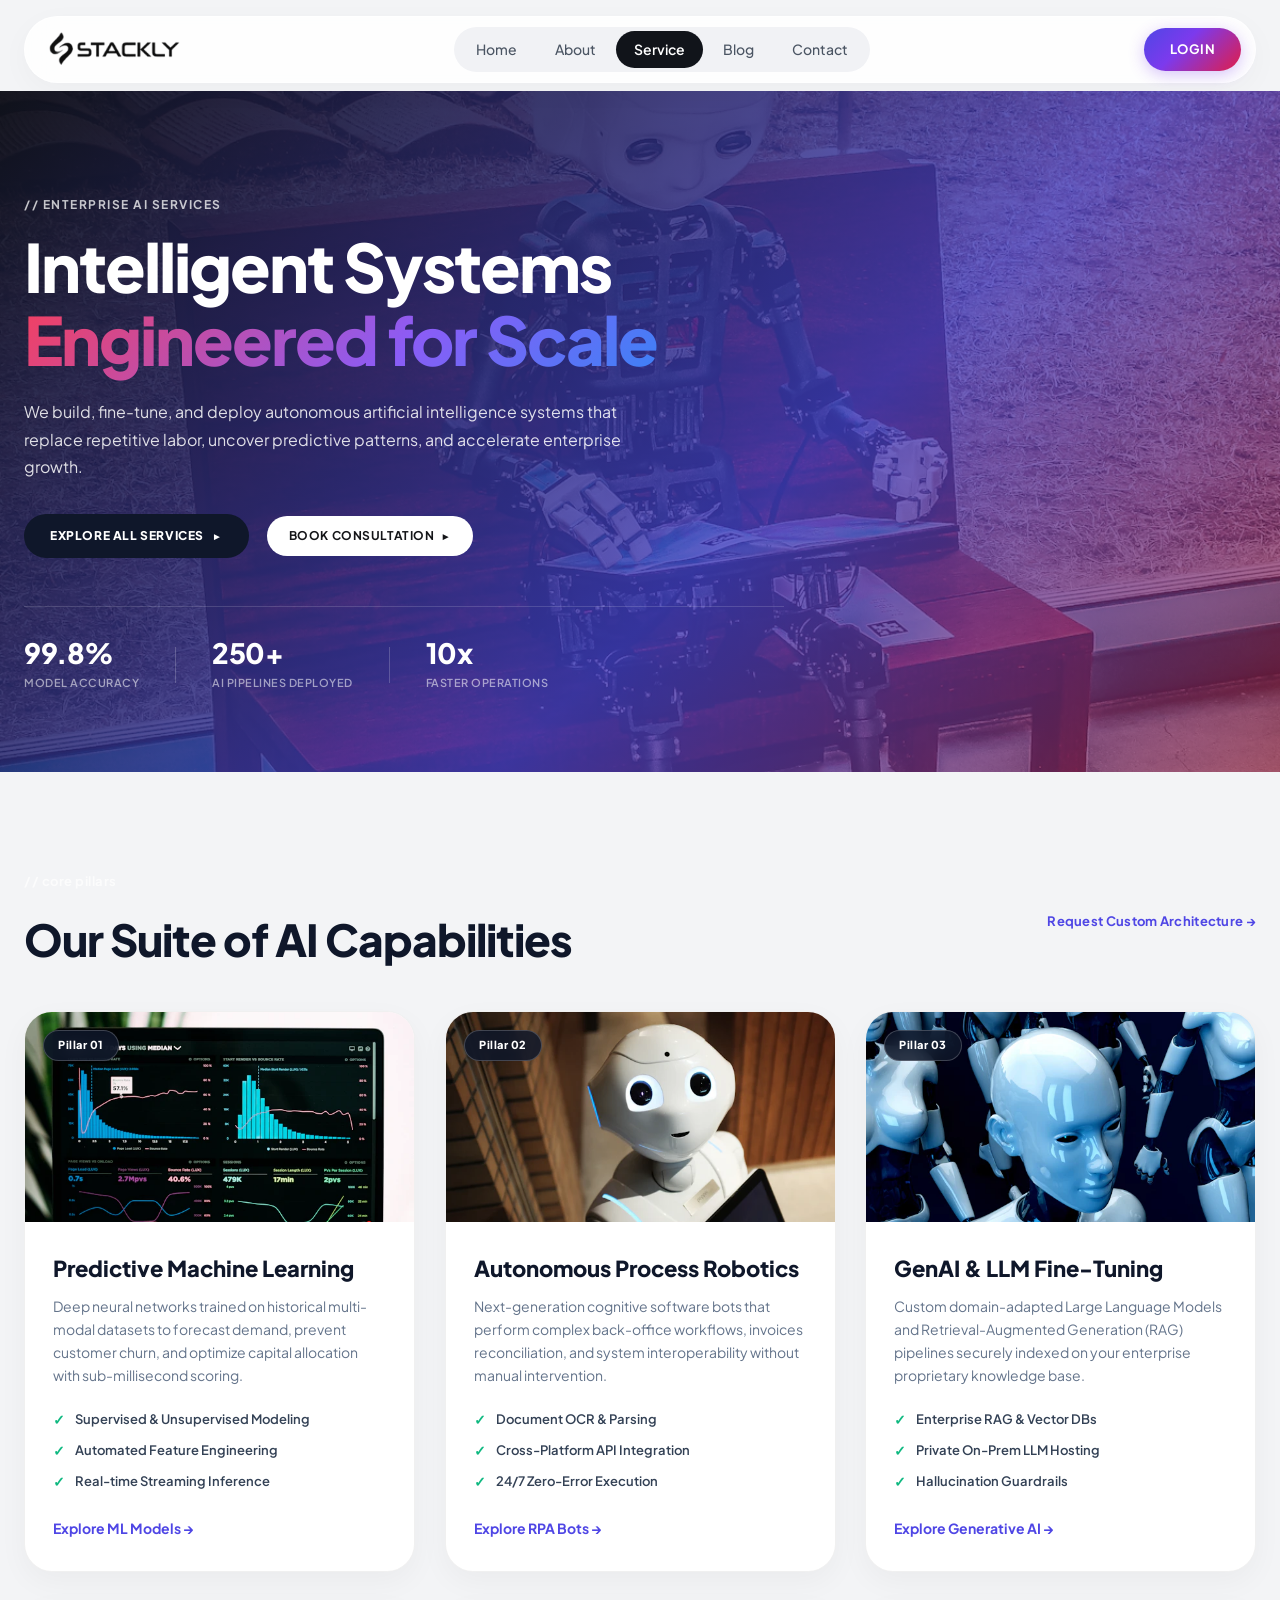
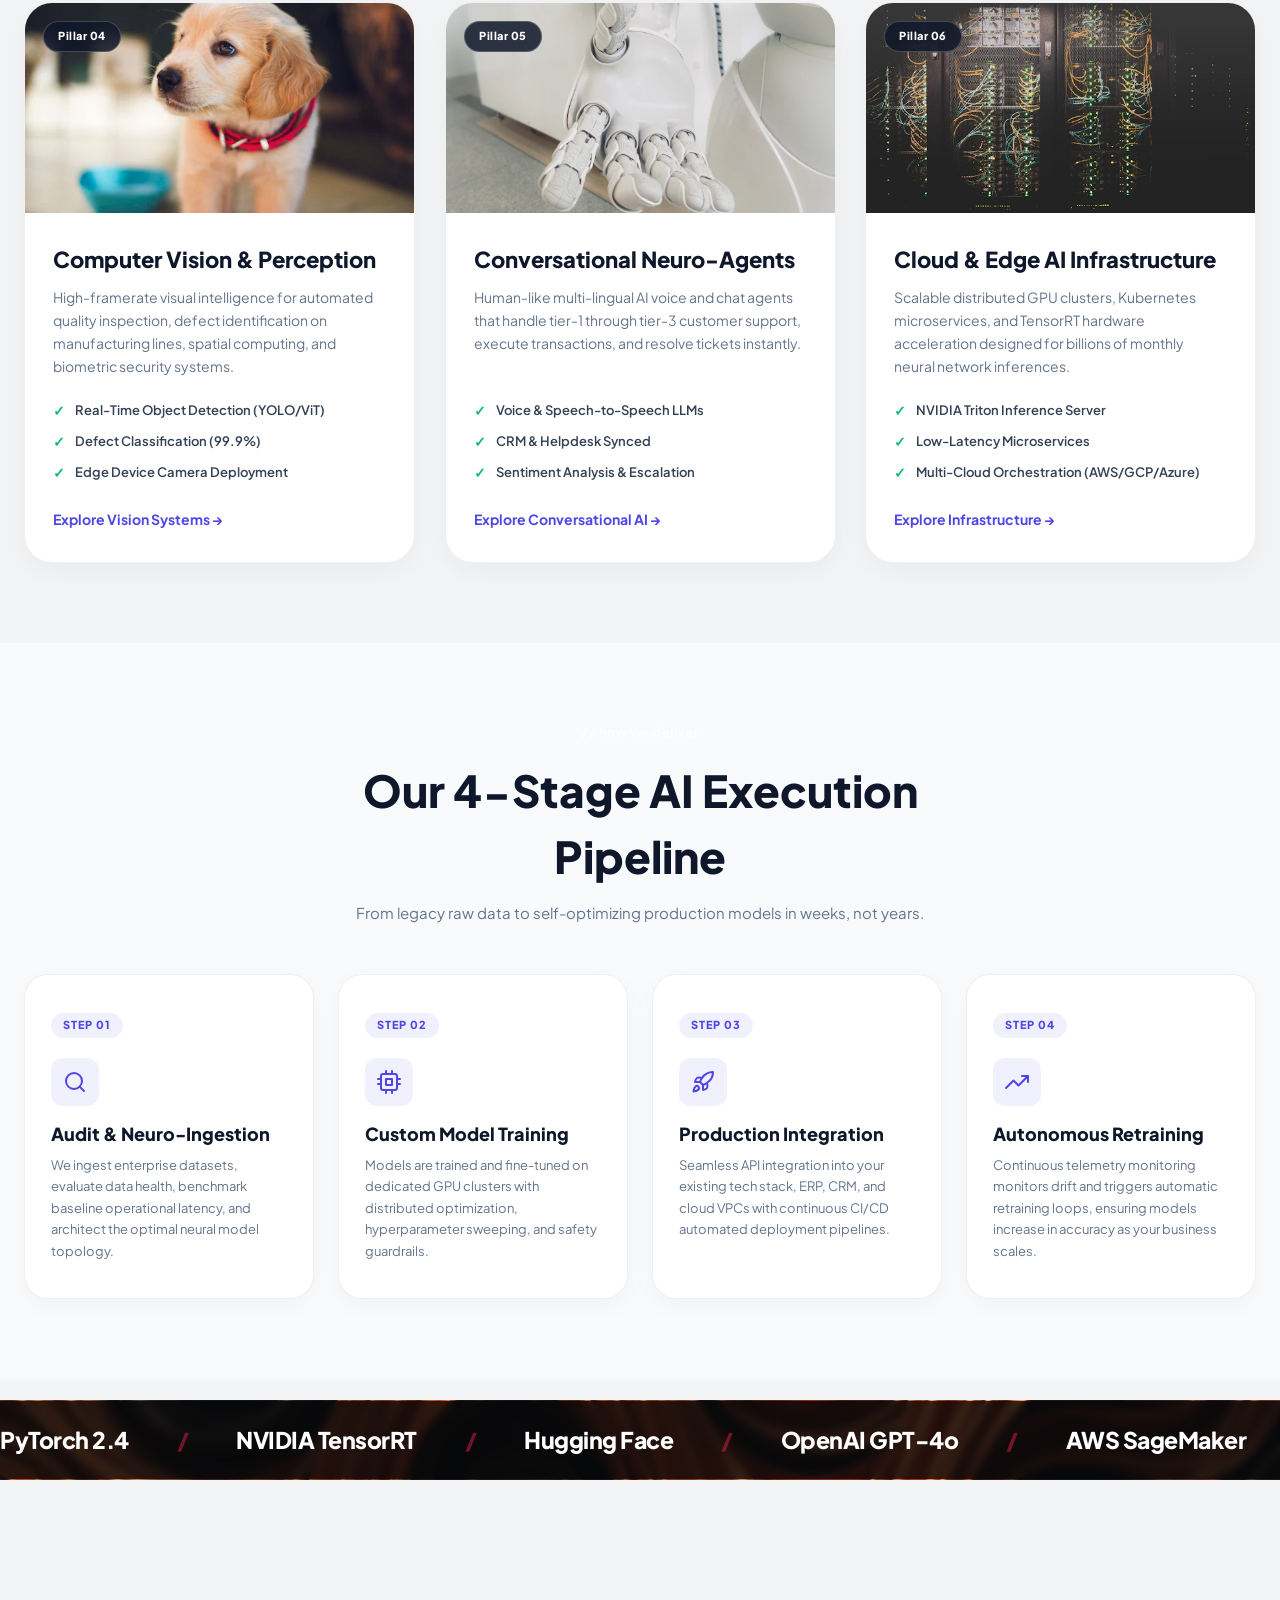
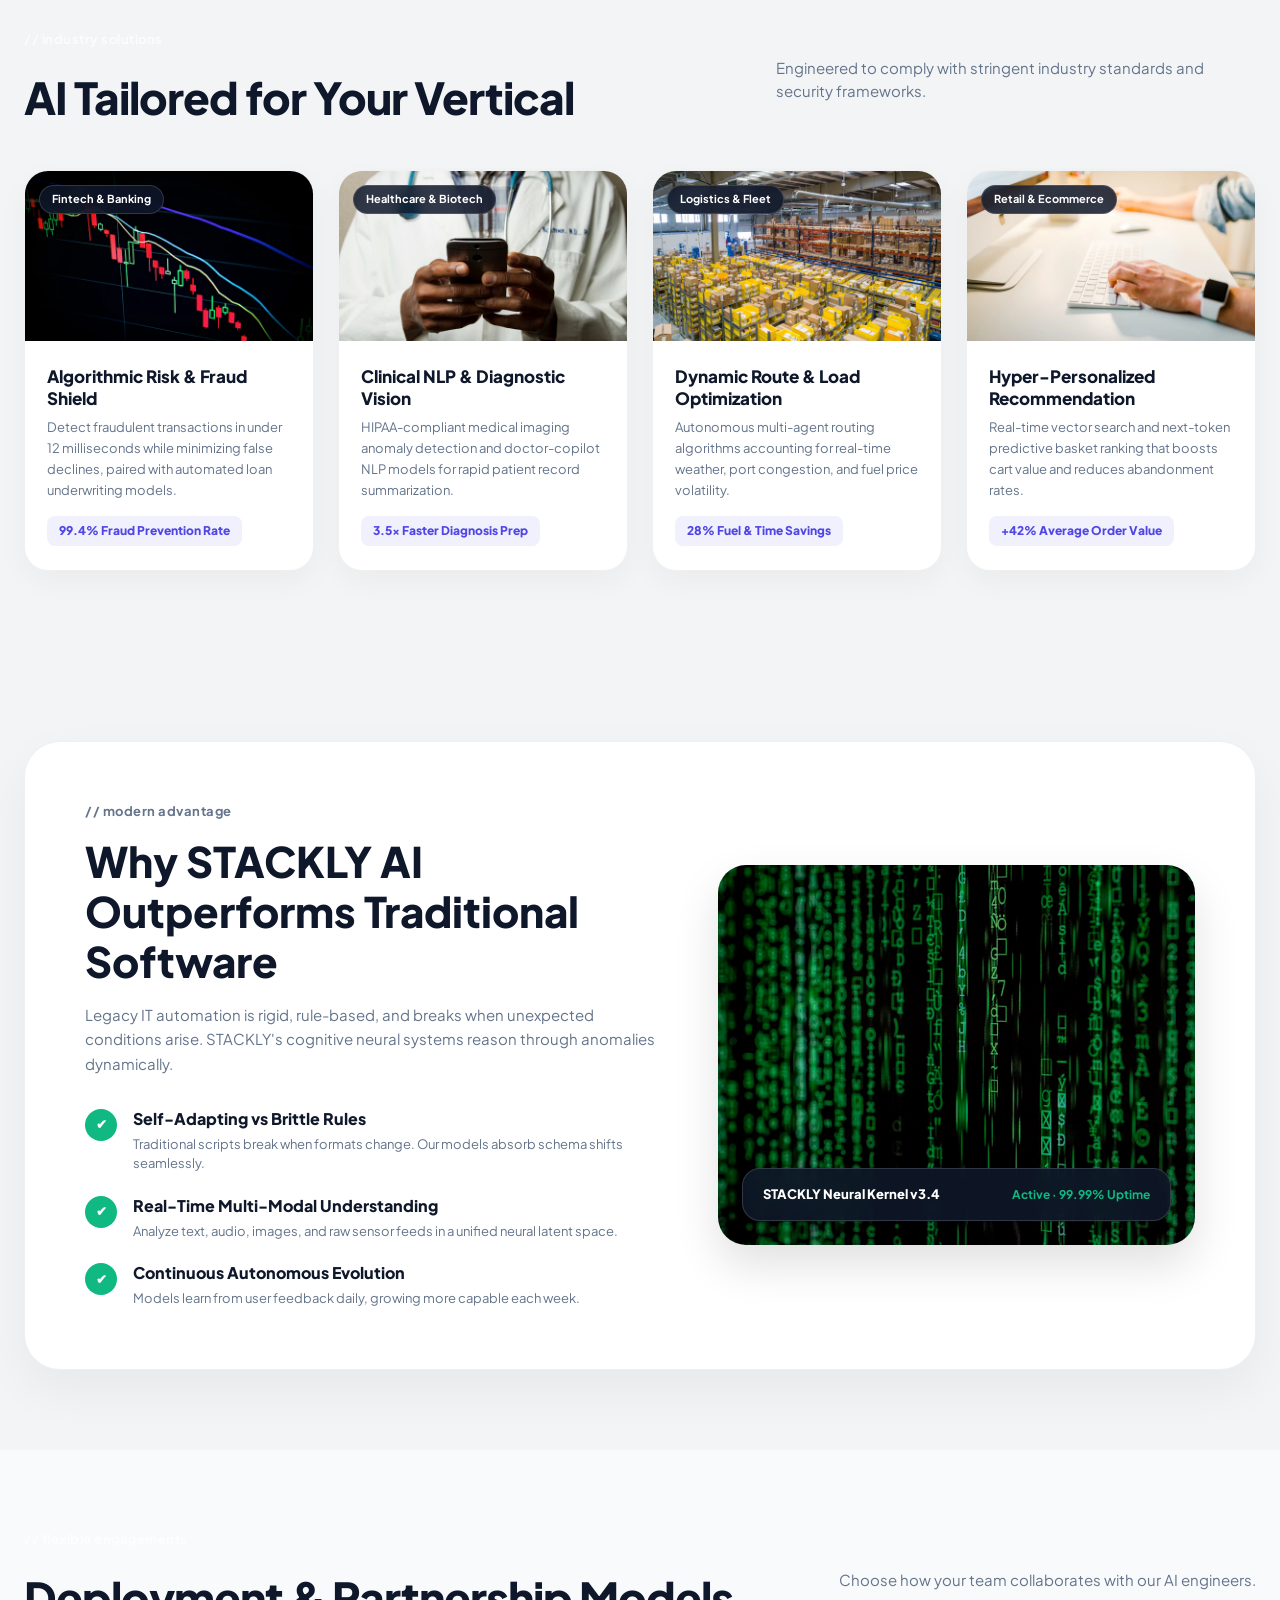
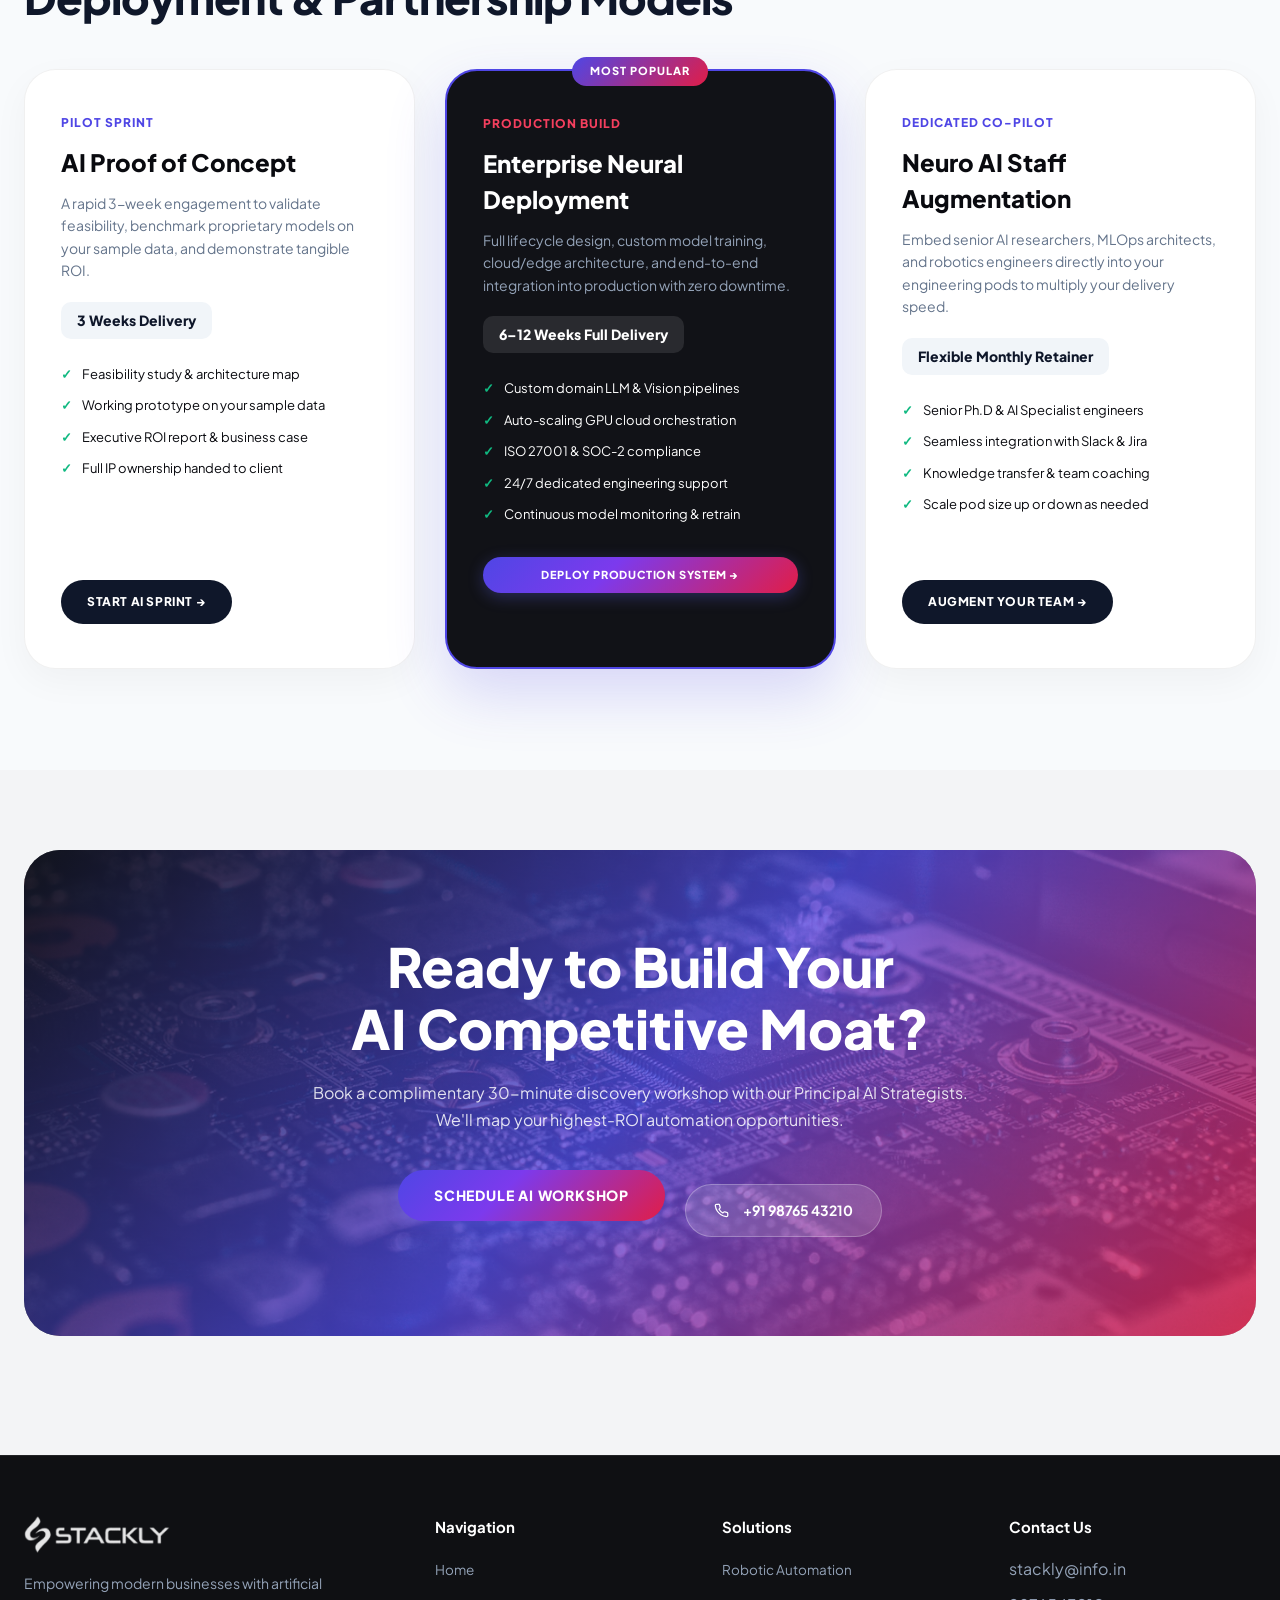
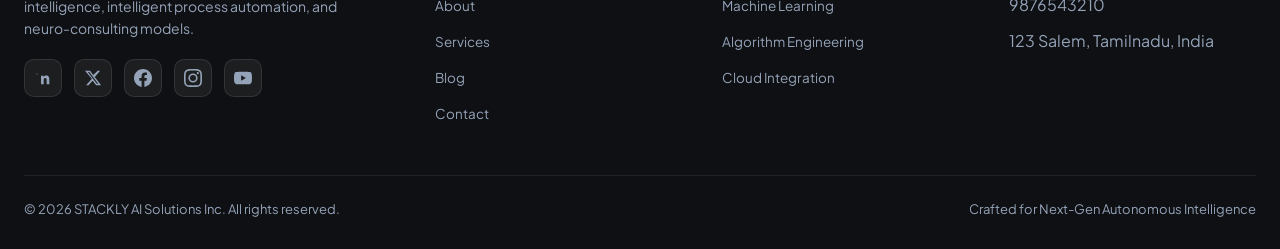
<file: services.html>
<!DOCTYPE html>
<html lang="en">
<head>
  <meta charset="UTF-8">
  <meta name="viewport" content="width=device-width, initial-scale=1.0">
  <title>AI Services & Intelligent Solutions – STACKLY</title>
  <meta name="description" content="Discover STACKLY's cutting-edge AI services: Autonomous RPA, Machine Learning, Generative AI fine-tuning, Computer Vision, and Enterprise Cloud AI infrastructure.">
  <link rel="stylesheet" href="styles.css">
</head>
<body>

  <!-- =========================================================================
       Navigation Header
       ========================================================================= -->
  <header class="header-wrapper">
    <nav class="navbar" id="navbar">
      <a href="index.html" class="brand-logo" aria-label="STACKLY Home">
        <img src="assets/images/Logo.webp" alt="STACKLY" class="brand-logo-img">
      </a>
      <div class="nav-pill-group">
        <a href="index.html" class="nav-link">Home</a>
        <a href="about.html" class="nav-link">About</a>
        <a href="services.html" class="nav-link active">Service</a>
        <a href="blog.html" class="nav-link">Blog</a>
        <a href="contact.html" class="nav-link">Contact</a>
      </div>
      <a href="login.html" class="btn-get-started">Login</a>
      <button class="menu-toggle" aria-label="Toggle menu"><svg width="22" height="22" viewBox="0 0 24 24" fill="none" stroke="currentColor" stroke-width="2.2" stroke-linecap="round"><line x1="3" y1="6" x2="21" y2="6"/><line x1="3" y1="12" x2="21" y2="12"/><line x1="3" y1="18" x2="21" y2="18"/></svg></button>
    </nav>
  </header>

  <!-- =========================================================================
       Section 1: Services Hero
       ========================================================================= -->
  <section class="services-hero" id="services-hero">
    <div class="services-hero-bg">
      <img src="assets/images/services_hero_bg.webp" alt="Neural Networks Intelligence" class="services-hero-bg-img">
      <div class="services-hero-overlay"></div>
    </div>
    <div class="container">
      <div class="services-hero-content" data-animate="fade-up">
        <div class="section-tag-light">// Enterprise AI Services</div>
        <h1 class="services-hero-title">Intelligent Systems<br><span class="gradient-text-accent">Engineered for Scale</span></h1>
        <p class="services-hero-desc">We build, fine-tune, and deploy autonomous artificial intelligence systems that replace repetitive labor, uncover predictive patterns, and accelerate enterprise growth.</p>
        <div class="services-hero-cta">
          <a href="404.html" class="btn-pill-dark">
            <span>Explore All Services</span><span class="btn-arrow">&#9658;</span>
          </a>
          <a href="404.html" class="btn-pill-white">
            <span>Book Consultation</span><span class="btn-arrow">&#9658;</span>
          </a>
        </div>
        <div class="services-hero-stats">
          <div class="hero-stat-item">
            <span class="hero-stat-num animate-counter" data-target="99.8" data-suffix="%">0%</span>
            <span class="hero-stat-label">Model Accuracy</span>
          </div>
          <div class="hero-stat-sep"></div>
          <div class="hero-stat-item">
            <span class="hero-stat-num animate-counter" data-target="250" data-suffix="+">0+</span>
            <span class="hero-stat-label">AI Pipelines Deployed</span>
          </div>
          <div class="hero-stat-sep"></div>
          <div class="hero-stat-item">
            <span class="hero-stat-num animate-counter" data-target="10" data-suffix="x">0x</span>
            <span class="hero-stat-label">Faster Operations</span>
          </div>
        </div>
      </div>
    </div>
  </section>

  <!-- =========================================================================
       Section 2: Core Capabilities Bento Grid (6 AI Pillars)
       ========================================================================= -->
  <section class="core-services-section" id="core-services">
    <div class="container">
      <div class="section-label-row" data-animate="fade-up">
        <div>
          <div class="section-tag">// Core Pillars</div>
          <h2 class="services-section-title">Our Suite of AI Capabilities</h2>
        </div>
        <a href="404.html" class="view-all-link">Request Custom Architecture &rarr;</a>
      </div>

      <div class="services-grid">
        <!-- Card 1: Machine Learning -->
        <div class="service-bento-card" data-animate="fade-up">
          <div class="service-card-img-wrap">
            <img src="assets/images/services_pillar01_ml.webp" alt="Machine Learning Data Visual" class="service-card-img">
            <div class="service-badge">Pillar 01</div>
          </div>
          <div class="service-card-body">
            <h3 class="service-title">Predictive Machine Learning</h3>
            <p class="service-desc">Deep neural networks trained on historical multi-modal datasets to forecast demand, prevent customer churn, and optimize capital allocation with sub-millisecond scoring.</p>
            <ul class="service-features-list">
              <li><span>&#10003;</span> Supervised & Unsupervised Modeling</li>
              <li><span>&#10003;</span> Automated Feature Engineering</li>
              <li><span>&#10003;</span> Real-time Streaming Inference</li>
            </ul>
            <a href="404.html" class="service-action-link">Explore ML Models &rarr;</a>
          </div>
        </div>

        <!-- Card 2: Autonomous RPA -->
        <div class="service-bento-card" data-animate="fade-up">
          <div class="service-card-img-wrap">
            <img src="assets/images/services_pillar02_rpa.webp" alt="Robotics Automation" class="service-card-img">
            <div class="service-badge">Pillar 02</div>
          </div>
          <div class="service-card-body">
            <h3 class="service-title">Autonomous Process Robotics</h3>
            <p class="service-desc">Next-generation cognitive software bots that perform complex back-office workflows, invoices reconciliation, and system interoperability without manual intervention.</p>
            <ul class="service-features-list">
              <li><span>&#10003;</span> Document OCR & Parsing</li>
              <li><span>&#10003;</span> Cross-Platform API Integration</li>
              <li><span>&#10003;</span> 24/7 Zero-Error Execution</li>
            </ul>
            <a href="404.html" class="service-action-link">Explore RPA Bots &rarr;</a>
          </div>
        </div>

        <!-- Card 3: LLM & Generative AI -->
        <div class="service-bento-card" data-animate="fade-up">
          <div class="service-card-img-wrap">
            <img src="assets/images/services_pillar03_genai.webp" alt="Generative AI" class="service-card-img">
            <div class="service-badge">Pillar 03</div>
          </div>
          <div class="service-card-body">
            <h3 class="service-title">GenAI & LLM Fine-Tuning</h3>
            <p class="service-desc">Custom domain-adapted Large Language Models and Retrieval-Augmented Generation (RAG) pipelines securely indexed on your enterprise proprietary knowledge base.</p>
            <ul class="service-features-list">
              <li><span>&#10003;</span> Enterprise RAG & Vector DBs</li>
              <li><span>&#10003;</span> Private On-Prem LLM Hosting</li>
              <li><span>&#10003;</span> Hallucination Guardrails</li>
            </ul>
            <a href="404.html" class="service-action-link">Explore Generative AI &rarr;</a>
          </div>
        </div>

        <!-- Card 4: Computer Vision -->
        <div class="service-bento-card" data-animate="fade-up">
          <div class="service-card-img-wrap">
            <img src="assets/images/services_pillar04_vision.webp" alt="Computer Vision Robotics" class="service-card-img">
            <div class="service-badge">Pillar 04</div>
          </div>
          <div class="service-card-body">
            <h3 class="service-title">Computer Vision & Perception</h3>
            <p class="service-desc">High-framerate visual intelligence for automated quality inspection, defect identification on manufacturing lines, spatial computing, and biometric security systems.</p>
            <ul class="service-features-list">
              <li><span>&#10003;</span> Real-Time Object Detection (YOLO/ViT)</li>
              <li><span>&#10003;</span> Defect Classification (99.9%)</li>
              <li><span>&#10003;</span> Edge Device Camera Deployment</li>
            </ul>
            <a href="404.html" class="service-action-link">Explore Vision Systems &rarr;</a>
          </div>
        </div>

        <!-- Card 5: Conversational Neuro-Agents -->
        <div class="service-bento-card" data-animate="fade-up">
          <div class="service-card-img-wrap">
            <img src="assets/images/services_pillar05_conversational.webp" alt="Conversational AI Voice" class="service-card-img">
            <div class="service-badge">Pillar 05</div>
          </div>
          <div class="service-card-body">
            <h3 class="service-title">Conversational Neuro-Agents</h3>
            <p class="service-desc">Human-like multi-lingual AI voice and chat agents that handle tier-1 through tier-3 customer support, execute transactions, and resolve tickets instantly.</p>
            <ul class="service-features-list">
              <li><span>&#10003;</span> Voice & Speech-to-Speech LLMs</li>
              <li><span>&#10003;</span> CRM & Helpdesk Synced</li>
              <li><span>&#10003;</span> Sentiment Analysis & Escalation</li>
            </ul>
            <a href="404.html" class="service-action-link">Explore Conversational AI &rarr;</a>
          </div>
        </div>

        <!-- Card 6: Edge & High-Throughput Cloud AI -->
        <div class="service-bento-card" data-animate="fade-up">
          <div class="service-card-img-wrap">
            <img src="assets/images/services_pillar06_cloud.webp" alt="Cloud AI Servers" class="service-card-img">
            <div class="service-badge">Pillar 06</div>
          </div>
          <div class="service-card-body">
            <h3 class="service-title">Cloud & Edge AI Infrastructure</h3>
            <p class="service-desc">Scalable distributed GPU clusters, Kubernetes microservices, and TensorRT hardware acceleration designed for billions of monthly neural network inferences.</p>
            <ul class="service-features-list">
              <li><span>&#10003;</span> NVIDIA Triton Inference Server</li>
              <li><span>&#10003;</span> Low-Latency Microservices</li>
              <li><span>&#10003;</span> Multi-Cloud Orchestration (AWS/GCP/Azure)</li>
            </ul>
            <a href="404.html" class="service-action-link">Explore Infrastructure &rarr;</a>
          </div>
        </div>
      </div>
    </div>
  </section>

  <!-- =========================================================================
       Section 3: 4-Step AI Implementation Pipeline
       ========================================================================= -->
  <section class="pipeline-section" id="pipeline">
    <div class="container">
      <div class="pipeline-header" data-animate="fade-up">
        <div class="section-tag">// How We Deliver</div>
        <h2 class="pipeline-title">Our 4-Stage AI Execution Pipeline</h2>
        <p class="pipeline-subtitle">From legacy raw data to self-optimizing production models in weeks, not years.</p>
      </div>

      <div class="pipeline-grid">
        <!-- Step 1 -->
        <div class="pipeline-step-card" data-animate="fade-right">
          <div class="step-badge">Step 01</div>
          <div class="step-icon-wrap">
            <svg width="24" height="24" viewBox="0 0 24 24" fill="none" stroke="currentColor" stroke-width="2" stroke-linecap="round" stroke-linejoin="round"><circle cx="11" cy="11" r="8"/><path d="m21 21-4.35-4.35"/></svg>
          </div>
          <h3 class="step-title">Audit & Neuro-Ingestion</h3>
          <p class="step-desc">We ingest enterprise datasets, evaluate data health, benchmark baseline operational latency, and architect the optimal neural model topology.</p>
        </div>

        <!-- Step 2 -->
        <div class="pipeline-step-card" data-animate="fade-right">
          <div class="step-badge">Step 02</div>
          <div class="step-icon-wrap">
            <svg width="24" height="24" viewBox="0 0 24 24" fill="none" stroke="currentColor" stroke-width="2" stroke-linecap="round" stroke-linejoin="round"><rect x="4" y="4" width="16" height="16" rx="2"/><rect x="9" y="9" width="6" height="6"/><line x1="9" y1="1" x2="9" y2="4"/><line x1="15" y1="1" x2="15" y2="4"/><line x1="9" y1="20" x2="9" y2="23"/><line x1="15" y1="20" x2="15" y2="23"/><line x1="20" y1="9" x2="23" y2="9"/><line x1="20" y1="14" x2="23" y2="14"/><line x1="1" y1="9" x2="4" y2="9"/><line x1="1" y1="14" x2="4" y2="14"/></svg>
          </div>
          <h3 class="step-title">Custom Model Training</h3>
          <p class="step-desc">Models are trained and fine-tuned on dedicated GPU clusters with distributed optimization, hyperparameter sweeping, and safety guardrails.</p>
        </div>

        <!-- Step 3 -->
        <div class="pipeline-step-card" data-animate="fade-left">
          <div class="step-badge">Step 03</div>
          <div class="step-icon-wrap">
            <svg width="24" height="24" viewBox="0 0 24 24" fill="none" stroke="currentColor" stroke-width="2" stroke-linecap="round" stroke-linejoin="round"><path d="M4.5 16.5c-1.5 1.26-2 5-2 5s3.74-.5 5-2c.71-.84.7-2.13-.09-2.91a2.18 2.18 0 0 0-2.91-.09z"/><path d="m12 15-3-3a22 22 0 0 1 2-3.95A12.88 12.88 0 0 1 22 2c0 2.72-.78 7.5-6 11a22.35 22.35 0 0 1-4 2z"/><path d="M9 12H4s.55-3.03 2-4c1.62-1.08 5 0 5 0"/><path d="M12 15v5s3.03-.55 4-2c1.08-1.62 0-5 0-5"/></svg>
          </div>
          <h3 class="step-title">Production Integration</h3>
          <p class="step-desc">Seamless API integration into your existing tech stack, ERP, CRM, and cloud VPCs with continuous CI/CD automated deployment pipelines.</p>
        </div>

        <!-- Step 4 -->
        <div class="pipeline-step-card" data-animate="fade-left">
          <div class="step-badge">Step 04</div>
          <div class="step-icon-wrap">
            <svg width="24" height="24" viewBox="0 0 24 24" fill="none" stroke="currentColor" stroke-width="2" stroke-linecap="round" stroke-linejoin="round"><polyline points="23 6 13.5 15.5 8.5 10.5 1 18"/><polyline points="17 6 23 6 23 12"/></svg>
          </div>
          <h3 class="step-title">Autonomous Retraining</h3>
          <p class="step-desc">Continuous telemetry monitoring monitors drift and triggers automatic retraining loops, ensuring models increase in accuracy as your business scales.</p>
        </div>
      </div>
    </div>
  </section>

  <!-- =========================================================================
       Section 4: Technology Ecosystem Marquee Ribbon
       ========================================================================= -->
  <div class="marquee-container dark-ribbon" aria-hidden="true">
    <div class="marquee-track">
      <div class="marquee-item">
        <span>PyTorch 2.4</span><span class="marquee-divider">/</span>
        <span>NVIDIA TensorRT</span><span class="marquee-divider">/</span>
        <span>Hugging Face</span><span class="marquee-divider">/</span>
        <span>OpenAI GPT-4o</span><span class="marquee-divider">/</span>
        <span>AWS SageMaker</span><span class="marquee-divider">/</span>
        <span>Kubernetes Orchestration</span><span class="marquee-divider">/</span>
        <span>Google Cloud Vertex AI</span><span class="marquee-divider">/</span>
        <span>LangChain & LlamaIndex</span><span class="marquee-divider">/</span>
      </div>
      <div class="marquee-item">
        <span>PyTorch 2.4</span><span class="marquee-divider">/</span>
        <span>NVIDIA TensorRT</span><span class="marquee-divider">/</span>
        <span>Hugging Face</span><span class="marquee-divider">/</span>
        <span>OpenAI GPT-4o</span><span class="marquee-divider">/</span>
        <span>AWS SageMaker</span><span class="marquee-divider">/</span>
        <span>Kubernetes Orchestration</span><span class="marquee-divider">/</span>
        <span>Google Cloud Vertex AI</span><span class="marquee-divider">/</span>
        <span>LangChain & LlamaIndex</span><span class="marquee-divider">/</span>
      </div>
    </div>
  </div>

  <!-- =========================================================================
       Section 5: Industry Solutions Verticals
       ========================================================================= -->
  <section class="verticals-section" id="verticals">
    <div class="container">
      <div class="section-label-row" data-animate="fade-up">
        <div>
          <div class="section-tag">// Industry Solutions</div>
          <h2 class="services-section-title">AI Tailored for Your Vertical</h2>
        </div>
        <p class="section-desc-light">Engineered to comply with stringent industry standards and security frameworks.</p>
      </div>

      <div class="verticals-grid">
        <div class="vertical-card" data-animate="fade-up">
          <div class="vertical-img-wrap">
            <img src="assets/images/services_industry_finance.webp" alt="Fintech Trading AI" class="vertical-img">
            <span class="vertical-tag">Fintech & Banking</span>
          </div>
          <div class="vertical-content">
            <h3 class="vertical-title">Algorithmic Risk & Fraud Shield</h3>
            <p class="vertical-desc">Detect fraudulent transactions in under 12 milliseconds while minimizing false declines, paired with automated loan underwriting models.</p>
            <div class="vertical-stat">99.4% Fraud Prevention Rate</div>
          </div>
        </div>

        <div class="vertical-card" data-animate="fade-up">
          <div class="vertical-img-wrap">
            <img src="assets/images/services_industry_health.webp" alt="Healthcare AI" class="vertical-img">
            <span class="vertical-tag">Healthcare & Biotech</span>
          </div>
          <div class="vertical-content">
            <h3 class="vertical-title">Clinical NLP & Diagnostic Vision</h3>
            <p class="vertical-desc">HIPAA-compliant medical imaging anomaly detection and doctor-copilot NLP models for rapid patient record summarization.</p>
            <div class="vertical-stat">3.5x Faster Diagnosis Prep</div>
          </div>
        </div>

        <div class="vertical-card" data-animate="fade-up">
          <div class="vertical-img-wrap">
            <img src="assets/images/services_industry_logistics.webp" alt="Supply Chain Logistics" class="vertical-img">
            <span class="vertical-tag">Logistics & Fleet</span>
          </div>
          <div class="vertical-content">
            <h3 class="vertical-title">Dynamic Route & Load Optimization</h3>
            <p class="vertical-desc">Autonomous multi-agent routing algorithms accounting for real-time weather, port congestion, and fuel price volatility.</p>
            <div class="vertical-stat">28% Fuel & Time Savings</div>
          </div>
        </div>

        <div class="vertical-card" data-animate="fade-up">
          <div class="vertical-img-wrap">
            <img src="assets/images/services_industry_retail.webp" alt="Ecommerce AI" class="vertical-img">
            <span class="vertical-tag">Retail & Ecommerce</span>
          </div>
          <div class="vertical-content">
            <h3 class="vertical-title">Hyper-Personalized Recommendation</h3>
            <p class="vertical-desc">Real-time vector search and next-token predictive basket ranking that boosts cart value and reduces abandonment rates.</p>
            <div class="vertical-stat">+42% Average Order Value</div>
          </div>
        </div>
      </div>
    </div>
  </section>

  <!-- =========================================================================
       Section 6: Interactive Architecture & Code Comparison
       ========================================================================= -->
  <section class="tech-comparison-section" id="comparison">
    <div class="container">
      <div class="comparison-card" data-animate="scale-up">
        <div class="comparison-left">
          <div class="section-tag" style="color:#64748b">// Modern Advantage</div>
          <h2 class="comparison-title">Why STACKLY AI Outperforms Traditional Software</h2>
          <p class="comparison-desc">Legacy IT automation is rigid, rule-based, and breaks when unexpected conditions arise. STACKLY's cognitive neural systems reason through anomalies dynamically.</p>
          
          <div class="comparison-points">
            <div class="comp-point">
              <div class="point-icon">&#10004;</div>
              <div>
                <h4>Self-Adapting vs Brittle Rules</h4>
                <p>Traditional scripts break when formats change. Our models absorb schema shifts seamlessly.</p>
              </div>
            </div>
            <div class="comp-point">
              <div class="point-icon">&#10004;</div>
              <div>
                <h4>Real-Time Multi-Modal Understanding</h4>
                <p>Analyze text, audio, images, and raw sensor feeds in a unified neural latent space.</p>
              </div>
            </div>
            <div class="comp-point">
              <div class="point-icon">&#10004;</div>
              <div>
                <h4>Continuous Autonomous Evolution</h4>
                <p>Models learn from user feedback daily, growing more capable each week.</p>
              </div>
            </div>
          </div>
        </div>

        <div class="comparison-right">
          <div class="comparison-visual">
            <img src="assets/images/services_process_matrix.webp" alt="Cybernetic Code Intelligence" class="comp-img">
            <div class="comp-overlay-badge">
              <span class="comp-badge-title">STACKLY Neural Kernel v3.4</span>
              <span class="comp-badge-status">Active · 99.99% Uptime</span>
            </div>
          </div>
        </div>
      </div>
    </div>
  </section>

  <!-- =========================================================================
       Section 7: Service Pricing & Engagement Models
       ========================================================================= -->
  <section class="pricing-models-section" id="models">
    <div class="container">
      <div class="section-label-row" data-animate="fade-up">
        <div>
          <div class="section-tag">// Flexible Engagements</div>
          <h2 class="services-section-title">Deployment & Partnership Models</h2>
        </div>
        <p class="section-desc-light">Choose how your team collaborates with our AI engineers.</p>
      </div>

      <div class="pricing-grid">
        <!-- Model 1 -->
        <div class="pricing-card" data-animate="fade-up">
          <div class="pricing-type">Pilot Sprint</div>
          <h3 class="pricing-name">AI Proof of Concept</h3>
          <p class="pricing-desc">A rapid 3-week engagement to validate feasibility, benchmark proprietary models on your sample data, and demonstrate tangible ROI.</p>
          <div class="pricing-time">3 Weeks Delivery</div>
          <ul class="pricing-features">
            <li><span>&#10003;</span> Feasibility study & architecture map</li>
            <li><span>&#10003;</span> Working prototype on your sample data</li>
            <li><span>&#10003;</span> Executive ROI report & business case</li>
            <li><span>&#10003;</span> Full IP ownership handed to client</li>
          </ul>
          <a href="contact.html" class="btn-pill-dark pricing-btn">Start AI Sprint &rarr;</a>
        </div>

        <!-- Model 2 (Featured) -->
        <div class="pricing-card featured" data-animate="scale-up">
          <div class="pricing-popular-badge">Most Popular</div>
          <div class="pricing-type">Production Build</div>
          <h3 class="pricing-name">Enterprise Neural Deployment</h3>
          <p class="pricing-desc">Full lifecycle design, custom model training, cloud/edge architecture, and end-to-end integration into production with zero downtime.</p>
          <div class="pricing-time">6–12 Weeks Full Delivery</div>
          <ul class="pricing-features">
            <li><span>&#10003;</span> Custom domain LLM & Vision pipelines</li>
            <li><span>&#10003;</span> Auto-scaling GPU cloud orchestration</li>
            <li><span>&#10003;</span> ISO 27001 & SOC-2 compliance</li>
            <li><span>&#10003;</span> 24/7 dedicated engineering support</li>
            <li><span>&#10003;</span> Continuous model monitoring & retrain</li>
          </ul>
          <a href="404.html" class="btn-pill-gradient pricing-btn">Deploy Production System &rarr;</a>
        </div>

        <!-- Model 3 -->
        <div class="pricing-card" data-animate="fade-up">
          <div class="pricing-type">Dedicated Co-Pilot</div>
          <h3 class="pricing-name">Neuro AI Staff Augmentation</h3>
          <p class="pricing-desc">Embed senior AI researchers, MLOps architects, and robotics engineers directly into your engineering pods to multiply your delivery speed.</p>
          <div class="pricing-time">Flexible Monthly Retainer</div>
          <ul class="pricing-features">
            <li><span>&#10003;</span> Senior Ph.D & AI Specialist engineers</li>
            <li><span>&#10003;</span> Seamless integration with Slack & Jira</li>
            <li><span>&#10003;</span> Knowledge transfer & team coaching</li>
            <li><span>&#10003;</span> Scale pod size up or down as needed</li>
          </ul>
          <a href="404.html" class="btn-pill-dark pricing-btn">Augment Your Team &rarr;</a>
        </div>
      </div>
    </div>
  </section>

  <!-- =========================================================================
       Section 8: High Conversion CTA Banner
       ========================================================================= -->
  <section class="services-cta-section" id="services-cta">
    <div class="container">
      <div class="services-cta-box" data-animate="scale-up">
        <div class="services-cta-bg-img-wrap">
          <img src="assets/images/services_cta_bg.webp" alt="Futuristic AI Circuit" class="services-cta-bg-img">
          <div class="services-cta-overlay"></div>
        </div>
        <div class="services-cta-content">
          <h2 class="services-cta-title" data-animate="fade-up">Ready to Build Your<br>AI Competitive Moat?</h2>
          <p class="services-cta-desc" data-animate="fade-up">Book a complimentary 30-minute discovery workshop with our Principal AI Strategists. We'll map your highest-ROI automation opportunities.</p>
          <div class="services-cta-actions" data-animate="fade-up">
            <a href="contact.html" class="btn-pill-gradient" style="padding:15px 36px; font-size:14px;">Schedule AI Workshop</a>
            <a href="tel:+919876543210" class="services-cta-phone">
              <svg width="15" height="15" viewBox="0 0 24 24" fill="none" stroke="currentColor" stroke-width="2" stroke-linecap="round" stroke-linejoin="round" style="display:inline-block;vertical-align:middle;margin-right:6px;"><path d="M22 16.92v3a2 2 0 0 1-2.18 2 19.79 19.79 0 0 1-8.63-3.07 19.5 19.5 0 0 1-6-6 19.79 19.79 0 0 1-3.07-8.67A2 2 0 0 1 4.11 2h3a2 2 0 0 1 2 1.72 12.84 12.84 0 0 0 .7 2.81 2 2 0 0 1-.45 2.11L8.09 9.91a16 16 0 0 0 6 6l1.27-1.27a2 2 0 0 1 2.11-.45 12.84 12.84 0 0 0 2.81.7A2 2 0 0 1 22 16.92z"/></svg>+91 98765 43210
            </a>
          </div>
        </div>
      </div>
    </div>
  </section>

  <!-- =========================================================================
       Footer
       ========================================================================= -->
  <footer class="footer">
    <div class="container">
      <div class="footer-top">
        <div class="footer-brand">
          <img src="assets/images/Logo.webp" alt="STACKLY" class="footer-brand-logo">
          <p class="footer-desc">Empowering modern businesses with artificial intelligence, intelligent process automation, and neuro-consulting models.</p>
          <div class="footer-social">
            <a href="404.html" class="footer-social-link" aria-label="LinkedIn">
              <svg xmlns="http://www.w3.org/2000/svg" width="18" height="18" viewBox="0 0 24 24" fill="currentColor"><path d="M20.447 20.452h-3.554v-5.569c0-1.328-.027-3.037-1.852-3.037-1.853 0-2.136 1.445-2.136 2.939v5.667H9.351V9h3.414v1.561h.046c.477-.9 1.637-1.85 3.37-1.85 3.601 0 4.267 2.37 4.267 5.455v6.286zM5.337 7.433a2.062 2.062 0 0 1-2.063-2.065 2.064 2.064 1 1 2.063 2.065zm1.782 13.019H3.555V9h3.564v11.452zM22.225 0H1.771C.792 0 0 .774 0 1.729v20.542C0 23.227.792 24 1.771 24h20.451C23.2 24 24 23.227 24 22.271V1.729C24 .774 23.2 0 22.222 0h.003z"/></svg>
            </a>
            <a href="404.html" class="footer-social-link" aria-label="X (Twitter)">
              <svg xmlns="http://www.w3.org/2000/svg" width="18" height="18" viewBox="0 0 24 24" fill="currentColor"><path d="M18.244 2.25h3.308l-7.227 8.26 8.502 11.24H16.17l-4.714-6.231-5.401 6.231H2.746l7.73-8.835L1.254 2.25H8.08l4.253 5.622zm-1.161 17.52h1.833L7.084 4.126H5.117z"/></svg>
            </a>
            <a href="404.html" class="footer-social-link" aria-label="Facebook">
              <svg xmlns="http://www.w3.org/2000/svg" width="18" height="18" viewBox="0 0 24 24" fill="currentColor"><path d="M24 12.073c0-6.627-5.373-12-12-12s-12 5.373-12 12c0 5.99 4.388 10.954 10.125 11.854v-8.385H7.078v-3.47h3.047V9.43c0-3.007 1.792-4.669 4.533-4.669 1.312 0 2.686.235 2.686.235v2.953H15.83c-1.491 0-1.956.925-1.956 1.874v2.25h3.328l-.532 3.47h-2.796v8.385C19.612 23.027 24 18.062 24 12.073z"/></svg>
            </a>
            <a href="404.html" class="footer-social-link" aria-label="Instagram">
              <svg xmlns="http://www.w3.org/2000/svg" width="18" height="18" viewBox="0 0 24 24" fill="currentColor"><path d="M12 2.163c3.204 0 3.584.012 4.85.07 3.252.148 4.771 1.691 4.919 4.919.058 1.265.069 1.645.069 4.849 0 3.205-.012 3.584-.069 4.849-.149 3.225-1.664 4.771-4.919 4.919-1.266.058-1.644.07-4.85.07-3.204 0-3.584-.012-4.849-.07-3.26-.149-4.771-1.699-4.919-4.92-.058-1.265-.07-1.644-.07-4.849 0-3.204.013-3.583.07-4.849.149-3.227 1.664-4.771 4.919-4.919 1.266-.057 1.645-.069 4.849-.069zM12 0C8.741 0 8.333.014 7.053.072 2.695.272.273 2.69.073 7.052.014 8.333 0 8.741 0 12c0 3.259.014 3.668.072 4.948.2 4.358 2.618 6.78 6.98 6.98C8.333 23.986 8.741 24 12 24c3.259 0 3.668-.014 4.948-.072 4.354-.2 6.782-2.618 6.979-6.98.059-1.28.073-1.689.073-4.948 0-3.259-.014-3.667-.072-4.947-.196-4.354-2.617-6.78-6.979-6.98C15.668.014 15.259 0 12 0zm0 5.838a6.162 6.162 0 1 0 0 12.324 6.162 6.162 0 0 0 0-12.324zM12 16a4 4 0 1 1 0-8 4 4 0 0 1 0 8zm6.406-11.845a1.44 1.44 0 1 0 0 2.881 1.44 1.44 0 0 0 0-2.881z"/></svg>
            </a>
            <a href="404.html" class="footer-social-link" aria-label="YouTube">
              <svg xmlns="http://www.w3.org/2000/svg" width="18" height="18" viewBox="0 0 24 24" fill="currentColor"><path d="M23.498 6.186a3.016 3.016 0 0 0-2.122-2.136C19.505 3.545 12 3.545 12 3.545s-7.505 0-9.377.505A3.017 3.017 0 0 0 .502 6.186C0 8.07 0 12 0 12s0 3.93.502 5.814a3.016 3.016 0 0 0 2.122 2.136c1.871.505 9.376.505 9.376.505s7.505 0 9.377-.505a3.015 3.015 0 0 0 2.122-2.136C24 15.93 24 12 24 12s0-3.93-.502-5.814zM9.545 15.568V8.432L15.818 12l-6.273 3.568z"/></svg>
            </a>
          </div>
        </div>
        <div class="footer-col">
          <h4>Navigation</h4>
          <ul class="footer-links">
            <li><a href="index.html">Home</a></li>
            <li><a href="about.html">About</a></li>
            <li><a href="services.html">Services</a></li>
            <li><a href="blog.html">Blog</a></li>
            <li><a href="contact.html">Contact</a></li>
          </ul>
        </div>
        <div class="footer-col">
          <h4>Solutions</h4>
          <ul class="footer-links">
            <li><a href="404.html">Robotic Automation</a></li>
            <li><a href="404.html">Machine Learning</a></li>
            <li><a href="404.html">Algorithm Engineering</a></li>
            <li><a href="404.html">Cloud Integration</a></li>
          </ul>
        </div>
        <div class="footer-col">
          <h4>Contact Us</h4>
          <ul class="footer-links">
            <li>stackly@info.in</li>
            <li>9876543210</li>
            <li>123 Salem, Tamilnadu, India</li>
          </ul>
        </div>
      </div>
      <div class="footer-bottom">
        <p>&copy; 2026 STACKLY AI Solutions Inc. All rights reserved.</p>
        <p>Crafted for Next-Gen Autonomous Intelligence</p>
      </div>
    </div>
  </footer>

  <script src="script.js"></script>
</body>
</html>
</file>
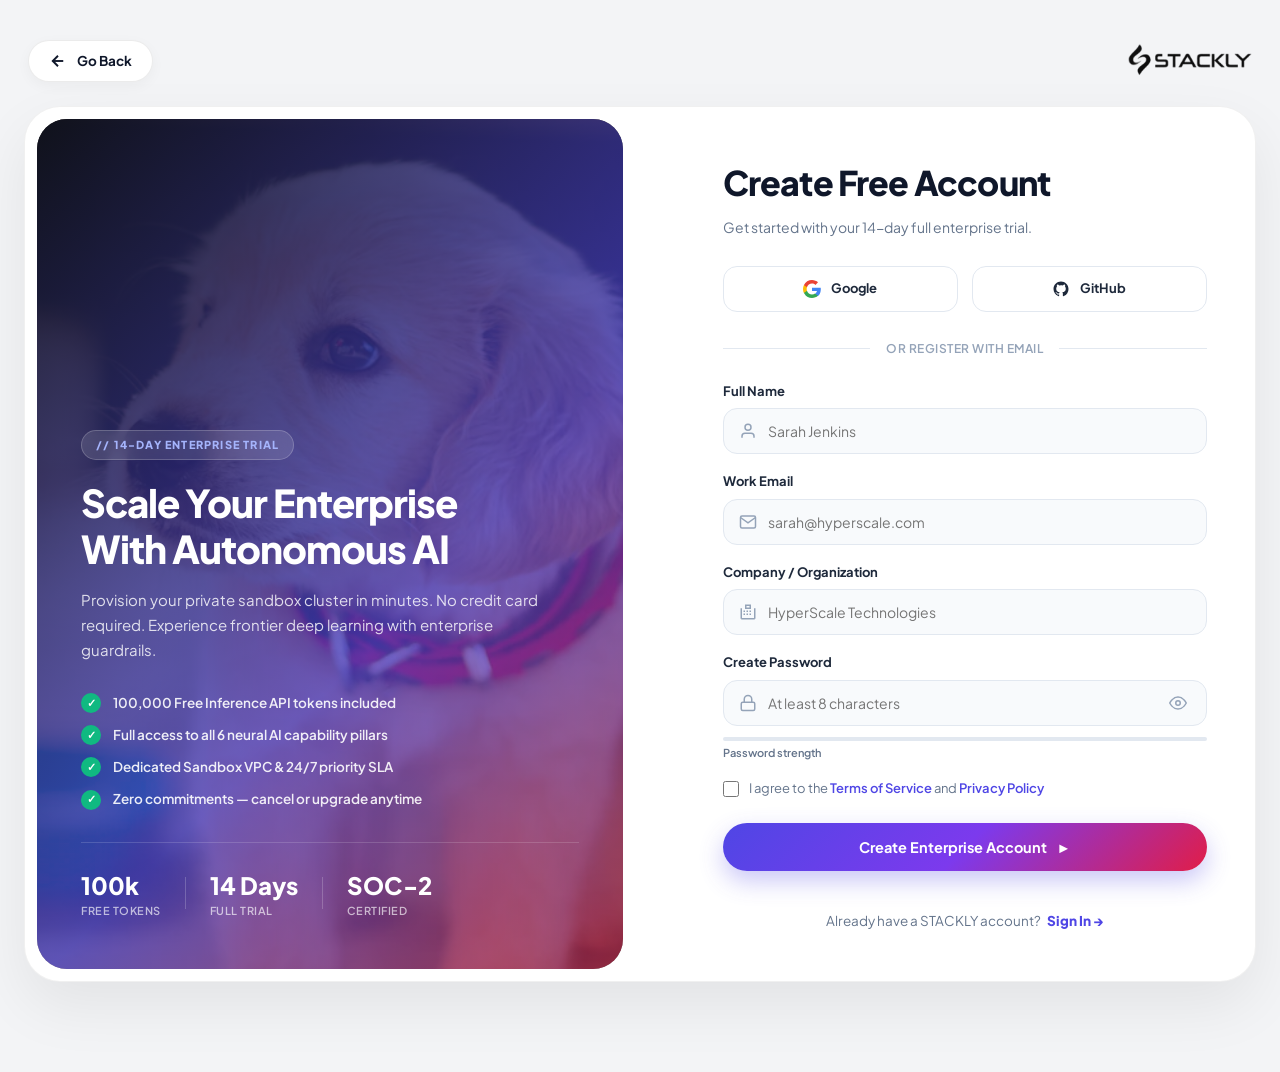
<file: signup.html>
<!DOCTYPE html>
<html lang="en">
<head>
  <meta charset="UTF-8">
  <meta name="viewport" content="width=device-width, initial-scale=1.0">
  <title>Sign Up – STACKLY AI Solutions</title>
  <meta name="description" content="Start your 14-day free trial of STACKLY AI Solutions. Build, train, and deploy enterprise AI systems with 100,000 free inference tokens.">
  <link rel="stylesheet" href="styles.css">
</head>
<body>

  <!-- =========================================================================
       Sign Up Authentication Section
       ========================================================================= -->
  <section class="auth-page-section">
    <div class="container">

      <!-- Top Action Bar with Go Back Button -->
      <div class="auth-top-bar" data-animate="fade-up">
        <a href="index.html" class="btn-goback" id="goBackBtn">
          <svg width="18" height="18" fill="none" stroke="currentColor" stroke-width="2.5" viewBox="0 0 24 24"><line x1="19" y1="12" x2="5" y2="12"/><polyline points="12 19 5 12 12 5"/></svg>
          <span>Go Back</span>
        </a>
        <a href="index.html" class="auth-brand-logo" aria-label="STACKLY Home">
          <img src="assets/images/Logo.webp" alt="STACKLY" class="brand-logo-img">
        </a>
      </div>

      <div class="auth-split-grid" data-animate="scale-up">

        <!-- Left Visual Column -->
        <div class="auth-left-visual">
          <img src="assets/images/auth_visual_signup.webp" alt="Autonomous Robotics AI" class="auth-visual-bg-img">
          <div class="auth-visual-overlay"></div>

          <div class="auth-visual-content">
            <span class="auth-badge">// 14-Day Enterprise Trial</span>
            <h1 class="auth-visual-title">Scale Your Enterprise<br>With Autonomous AI</h1>
            <p class="auth-visual-desc">Provision your private sandbox cluster in minutes. No credit card required. Experience frontier deep learning with enterprise guardrails.</p>

            <div class="auth-visual-features">
              <div class="auth-feature-item">
                <span class="auth-feature-check">&#10003;</span>
                <span>100,000 Free Inference API tokens included</span>
              </div>
              <div class="auth-feature-item">
                <span class="auth-feature-check">&#10003;</span>
                <span>Full access to all 6 neural AI capability pillars</span>
              </div>
              <div class="auth-feature-item">
                <span class="auth-feature-check">&#10003;</span>
                <span>Dedicated Sandbox VPC & 24/7 priority SLA</span>
              </div>
              <div class="auth-feature-item">
                <span class="auth-feature-check">&#10003;</span>
                <span>Zero commitments — cancel or upgrade anytime</span>
              </div>
            </div>

            <div class="auth-visual-stats">
              <div class="auth-vstat">
                <span class="auth-vstat-num">100k</span>
                <span class="auth-vstat-label">Free Tokens</span>
              </div>
              <div style="width:1px; height:32px; background:rgba(255,255,255,0.2);"></div>
              <div class="auth-vstat">
                <span class="auth-vstat-num">14 Days</span>
                <span class="auth-vstat-label">Full Trial</span>
              </div>
              <div style="width:1px; height:32px; background:rgba(255,255,255,0.2);"></div>
              <div class="auth-vstat">
                <span class="auth-vstat-num">SOC-2</span>
                <span class="auth-vstat-label">Certified</span>
              </div>
            </div>
          </div>
        </div>

        <!-- Right Form Column -->
        <div class="auth-right-form-col">
          <div class="auth-card-header">
            <h2 class="auth-title">Create Free Account</h2>
            <p class="auth-subtitle">Get started with your 14-day full enterprise trial.</p>
          </div>

          <!-- Social Signup Buttons -->
          <div class="auth-social-btns">
            <a href="javascript:void(0)" class="btn-social" data-provider="Google" title="Google signup coming soon" onclick="return false;">
              <svg viewBox="0 0 24 24"><path fill="#4285F4" d="M23.745 12.27c0-.7-.06-1.4-.19-2.07H12v4.51h6.6c-.29 1.52-1.14 2.82-2.4 3.68v3.05h3.88c2.27-2.09 3.66-5.17 3.66-9.17z"/><path fill="#34A853" d="M12 24c3.24 0 5.95-1.08 7.93-2.91l-3.88-3.05c-1.08.72-2.45 1.16-4.05 1.16-3.12 0-5.77-2.1-6.72-4.93H1.25v3.15C3.26 21.36 7.34 24 12 24z"/><path fill="#FBBC05" d="M5.28 14.27c-.25-.72-.38-1.49-.38-2.27s.14-1.55.38-2.27V6.58H1.25C.45 8.18 0 9.99 0 12s.45 3.82 1.25 5.42l4.03-3.15z"/><path fill="#EA4335" d="M12 4.75c1.77 0 3.35.61 4.6 1.8l3.42-3.42C17.95 1.19 15.24 0 12 0 7.34 0 3.26 2.64 1.25 6.58l4.03 3.15c.95-2.83 3.6-4.98 6.72-4.98z"/></svg>
              <span>Google</span>
            </a>
            <a href="javascript:void(0)" class="btn-social" data-provider="GitHub" title="GitHub signup coming soon" onclick="return false;">
              <svg viewBox="0 0 24 24" fill="currentColor"><path fill-rule="evenodd" clip-rule="evenodd" d="M12 2C6.477 2 2 6.484 2 12.017c0 4.425 2.865 8.18 6.839 9.504.5.092.682-.217.682-.483 0-.237-.008-.868-.013-1.703-2.782.605-3.369-1.343-3.369-1.343-.454-1.158-1.11-1.466-1.11-1.466-.908-.62.069-.608.069-.608 1.003.07 1.53 1.032 1.53 1.032.892 1.53 2.341 1.088 2.91.832.092-.647.35-1.088.636-1.338-2.22-.253-4.555-1.113-4.555-4.951 0-1.093.39-1.988 1.029-2.688-.103-.253-.446-1.272.098-2.65 0 0 .84-.27 2.75 1.026A9.564 9.564 0 0112 6.844c.85.004 1.705.115 2.504.337 1.909-1.296 2.747-1.027 2.747-1.027.546 1.379.202 2.398.1 2.651.64.7 1.028 1.595 1.028 2.688 0 3.848-2.339 4.695-4.566 4.943.359.309.678.92.678 1.855 0 1.338-.012 2.419-.012 2.747 0 .268.18.58.688.482A10.019 10.019 0 0022 12.017C22 6.484 17.522 2 12 2z"/></svg>
              <span>GitHub</span>
            </a>
          </div>

          <div class="auth-divider">
            <span class="auth-divider-text">Or register with email</span>
          </div>

          <!-- Main Sign Up Form -->
          <form class="auth-form" id="signup-form" action="javascript:void(0)" novalidate>
            <div id="signup-feedback" class="auth-feedback-msg"></div>

            <div class="auth-input-group">
              <label for="signup-name" class="auth-label">Full Name</label>
              <div class="auth-input-wrap">
                <span class="auth-input-icon">
                  <svg width="18" height="18" fill="none" stroke="currentColor" stroke-width="2" viewBox="0 0 24 24"><path d="M20 21v-2a4 4 0 0 0-4-4H8a4 4 0 0 0-4 4v2"/><circle cx="12" cy="7" r="4"/></svg>
                </span>
                <input type="text" id="signup-name" class="auth-input" placeholder="Sarah Jenkins" required>
              </div>
            </div>

            <div class="auth-input-group">
              <label for="signup-email" class="auth-label">Work Email</label>
              <div class="auth-input-wrap">
                <span class="auth-input-icon">
                  <svg width="18" height="18" fill="none" stroke="currentColor" stroke-width="2" viewBox="0 0 24 24"><path d="M4 4h16c1.1 0 2 .9 2 2v12c0 1.1-.9 2-2 2H4c-1.1 0-2-.9-2-2V6c0-1.1.9-2 2-2z"/><polyline points="22,6 12,13 2,6"/></svg>
                </span>
                <input type="email" id="signup-email" class="auth-input" placeholder="sarah@hyperscale.com" required>
              </div>
            </div>

            <div class="auth-input-group">
              <label for="signup-company" class="auth-label">Company / Organization</label>
              <div class="auth-input-wrap">
                <span class="auth-input-icon">
                  <svg width="18" height="18" fill="none" stroke="currentColor" stroke-width="2" viewBox="0 0 24 24"><path d="M3 21h18M3 7v14M21 7v14M6 11h2M6 15h2M10 11h2M10 15h2M14 11h2M14 15h2M9 3h6v4H9z"/></svg>
                </span>
                <input type="text" id="signup-company" class="auth-input" placeholder="HyperScale Technologies" required>
              </div>
            </div>

            <div class="auth-input-group">
              <label for="signup-password" class="auth-label">Create Password</label>
              <div class="auth-input-wrap">
                <span class="auth-input-icon">
                  <svg width="18" height="18" fill="none" stroke="currentColor" stroke-width="2" viewBox="0 0 24 24"><rect x="3" y="11" width="18" height="11" rx="2" ry="2"/><path d="M7 11V7a5 5 0 0 1 10 0v4"/></svg>
                </span>
                <input type="password" id="signup-password" class="auth-input" placeholder="At least 8 characters" required>
                <button type="button" class="auth-toggle-pwd" aria-label="Toggle password visibility">
                  <svg width="18" height="18" fill="none" stroke="currentColor" stroke-width="2" viewBox="0 0 24 24"><path d="M1 12s4-8 11-8 11 8 11 8-4 8-11 8-11-8-11-8z"/><circle cx="12" cy="12" r="3"/></svg>
                </button>
              </div>
              <div class="pwd-strength-container">
                <div class="pwd-strength-track">
                  <div class="pwd-strength-fill"></div>
                </div>
                <span class="pwd-strength-label">Password strength</span>
              </div>
            </div>

            <div class="auth-checkbox-row">
              <input type="checkbox" id="terms" class="auth-checkbox" required>
              <label for="terms" class="auth-checkbox-label">
                I agree to the <a href="#" onclick="return false;">Terms of Service</a> and <a href="#" onclick="return false;">Privacy Policy</a>
              </label>
            </div>

            <button type="submit" class="btn-auth-submit" id="signup-submit-btn">
              <span>Create Enterprise Account</span>
              <span>&#9658;</span>
            </button>

            <p class="auth-switch-prompt">
              Already have a STACKLY account?
              <a href="login.html" class="auth-switch-link">Sign In &rarr;</a>
            </p>
          </form>
        </div>

      </div>
    </div>
  </section>

  <script src="script.js"></script>
</body>
</html>
</file>
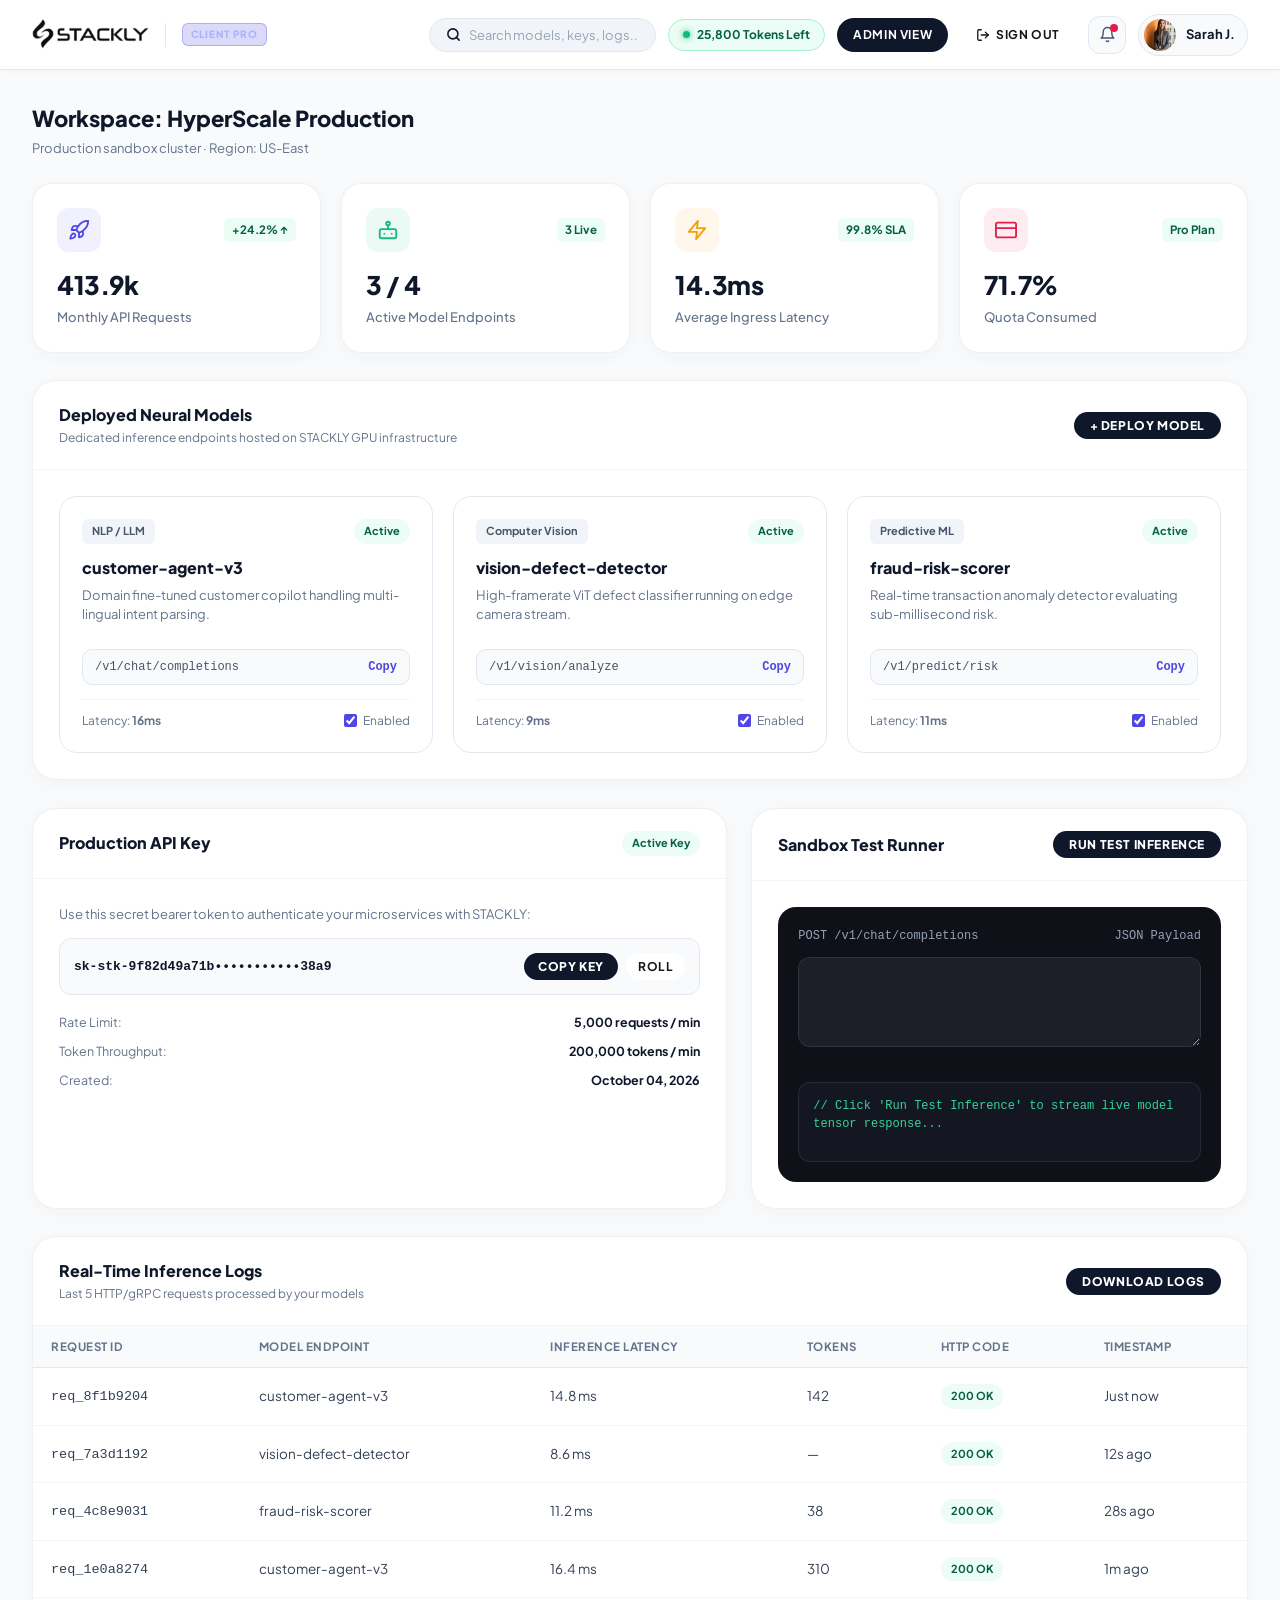
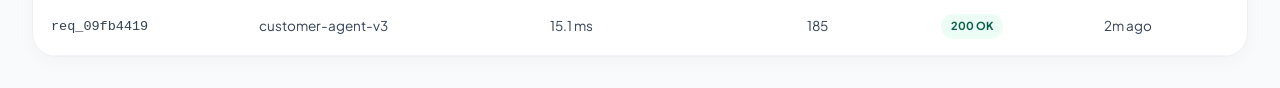
<file: user-dashboard.html>
<!DOCTYPE html>
<html lang="en">
<head>
  <meta charset="UTF-8">
  <meta name="viewport" content="width=device-width, initial-scale=1.0">
  <title>User Dashboard – STACKLY AI Solutions</title>
  <meta name="description" content="STACKLY Enterprise AI Client Workspace. Manage API keys, deployed neural models, inference token quotas, and test endpoints.">
  <link rel="stylesheet" href="styles.css">
</head>
<body class="dash-body">

  <div class="dashboard-layout">
    <main class="dashboard-main">

      <!-- =========================================================================
           Top Header Bar (No Sidebar)
           ========================================================================= -->
      <header class="dash-header">
        <div class="dash-header-inner">
          <div class="dash-header-left">
            <!-- Brand Logo -->
            <a href="index.html" class="dash-brand-link" aria-label="STACKLY Home">
              <img src="assets/images/Logo.webp" alt="STACKLY">
            </a>
            <div class="dash-divider"></div>
            <span class="sidebar-role-badge" style="position:static; transform:none;">Client Pro</span>
          </div>

          <div class="dash-header-right">
            <div class="dash-search-box">
              <svg width="15" height="15" viewBox="0 0 24 24" fill="none" stroke="currentColor" stroke-width="2.5" stroke-linecap="round" stroke-linejoin="round"><circle cx="11" cy="11" r="8"/><path d="m21 21-4.35-4.35"/></svg>
              <input type="text" placeholder="Search models, keys, logs..." class="dash-search-input">
            </div>

            <div class="dash-status-pill">
              <span class="dash-status-dot"></span>
              <span>25,800 Tokens Left</span>
            </div>

            <a href="admin-dashboard.html" class="dash-btn-switch btn-pill-dark">
              <span>Admin View</span>
            </a>

            <a href="login.html" class="dash-btn-signout btn-pill-white">
              <svg width="14" height="14" viewBox="0 0 24 24" fill="none" stroke="currentColor" stroke-width="2.2" stroke-linecap="round" stroke-linejoin="round"><path d="M9 21H5a2 2 0 0 1-2-2V5a2 2 0 0 1 2-2h4"/><polyline points="16 17 21 12 16 7"/><line x1="21" y1="12" x2="9" y2="12"/></svg>
              <span>Sign Out</span>
            </a>

            <button class="dash-icon-btn" aria-label="Notifications">
              <svg width="17" height="17" viewBox="0 0 24 24" fill="none" stroke="currentColor" stroke-width="2" stroke-linecap="round" stroke-linejoin="round"><path d="M18 8A6 6 0 0 0 6 8c0 7-3 9-3 9h18s-3-2-3-9"/><path d="M13.73 21a2 2 0 0 1-3.46 0"/></svg>
              <span class="dash-btn-badge"></span>
            </button>

            <div class="dash-user-pill">
              <img src="assets/images/dash_avatar_user.webp" alt="User" class="dash-user-img" id="user-header-avatar">
              <span class="dash-user-name" id="user-header-username">Sarah J.</span>
            </div>
          </div>
        </div>
      </header>

      <!-- Dashboard Body Content -->
      <div class="dash-content">

        <!-- Page Title -->
        <div style="margin-bottom: 24px;" data-animate="fade-up">
          <h1 style="font-size: 22px; font-weight: 800; color: #0f172a; margin: 0 0 4px;">Workspace: HyperScale Production</h1>
          <p style="font-size: 13px; color: #64748b; margin: 0;">Production sandbox cluster · Region: US-East</p>
        </div>

        <!-- Top 4 User Metric Bento Cards -->
        <div class="dash-metrics-grid" data-animate="fade-up">
          <div class="dash-metric-card">
            <div class="dash-mcard-top">
              <div class="dash-mcard-icon">
                <svg width="22" height="22" viewBox="0 0 24 24" fill="none" stroke="currentColor" stroke-width="2" stroke-linecap="round" stroke-linejoin="round"><path d="M4.5 16.5c-1.5 1.26-2 5-2 5s3.74-.5 5-2c.71-.84.7-2.13-.09-2.91a2.18 2.18 0 0 0-2.91-.09z"/><path d="m12 15-3-3a22 22 0 0 1 2-3.95A12.88 12.88 0 0 1 22 2c0 2.72-.78 7.5-6 11a22.35 22.35 0 0 1-4 2z"/><path d="M9 12H4s.55-3.03 2-4c1.62-1.08 5 0 5 0"/><path d="M12 15v5s3.03-.55 4-2c1.08-1.62 0-5 0-5"/></svg>
              </div>
              <span class="dash-mcard-trend">+24.2% &uarr;</span>
            </div>
            <div class="dash-mcard-value animate-counter" data-target="428.5" data-suffix="k">0k</div>
            <div class="dash-mcard-label">Monthly API Requests</div>
          </div>

          <div class="dash-metric-card">
            <div class="dash-mcard-top">
              <div class="dash-mcard-icon emerald">
                <svg width="22" height="22" viewBox="0 0 24 24" fill="none" stroke="currentColor" stroke-width="2" stroke-linecap="round" stroke-linejoin="round"><rect x="3" y="11" width="18" height="10" rx="2"/><circle cx="12" cy="5" r="2"/><path d="M12 7v4"/><line x1="8" y1="16" x2="8" y2="16"/><line x1="16" y1="16" x2="16" y2="16"/></svg>
              </div>
              <span class="dash-mcard-trend">3 Live</span>
            </div>
            <div class="dash-mcard-value">3 / 4</div>
            <div class="dash-mcard-label">Active Model Endpoints</div>
          </div>

          <div class="dash-metric-card">
            <div class="dash-mcard-top">
              <div class="dash-mcard-icon amber">
                <svg width="22" height="22" viewBox="0 0 24 24" fill="none" stroke="currentColor" stroke-width="2" stroke-linecap="round" stroke-linejoin="round"><polygon points="13 2 3 14 12 14 11 22 21 10 12 10 13 2"/></svg>
              </div>
              <span class="dash-mcard-trend">99.8% SLA</span>
            </div>
            <div class="dash-mcard-value animate-counter" data-target="14.8" data-suffix="ms">0ms</div>
            <div class="dash-mcard-label">Average Ingress Latency</div>
          </div>

          <div class="dash-metric-card">
            <div class="dash-mcard-top">
              <div class="dash-mcard-icon coral">
                <svg width="22" height="22" viewBox="0 0 24 24" fill="none" stroke="currentColor" stroke-width="2" stroke-linecap="round" stroke-linejoin="round"><rect x="1" y="4" width="22" height="16" rx="2" ry="2"/><line x1="1" y1="10" x2="23" y2="10"/></svg>
              </div>
              <span class="dash-mcard-trend">Pro Plan</span>
            </div>
            <div class="dash-mcard-value"><span class="animate-counter" data-target="74.2" data-suffix="%">0%</span></div>
            <div class="dash-mcard-label">Quota Consumed</div>
          </div>
        </div>

        <!-- Deployed AI Models Grid -->
        <div class="dash-card" style="margin-bottom:28px;" id="models" data-animate="fade-up">
          <div class="dash-card-header">
            <div>
              <h2 class="dash-card-title">Deployed Neural Models</h2>
              <p style="font-size:12px; color:#64748b; margin:2px 0 0;">Dedicated inference endpoints hosted on STACKLY GPU infrastructure</p>
            </div>
            <button class="btn-pill-dark" style="padding:6px 16px; font-size:12px;" onclick="alert('Deploying new neural model checkpoint...')">+ Deploy Model</button>
          </div>
          <div class="dash-card-body">
            <div class="dash-models-grid">

              <!-- Model 1 -->
              <div class="model-card">
                <div class="model-card-top">
                  <span class="model-tag">NLP / LLM</span>
                  <span class="status-pill success model-status-pill">Active</span>
                </div>
                <h3 class="model-name">customer-agent-v3</h3>
                <p style="font-size:13px; color:#64748b; margin:0 0 10px;">Domain fine-tuned customer copilot handling multi-lingual intent parsing.</p>
                <div class="model-endpoint-box">
                  <code>/v1/chat/completions</code>
                  <button class="btn-copy-code" data-copy="https://api.stackly.ai/v1/chat/completions" style="background:none; border:none; cursor:pointer; font-size:12px; font-weight:700; color:#4f46e5;">Copy</button>
                </div>
                <div class="model-meta-row">
                  <span>Latency: <strong>16ms</strong></span>
                  <label style="display:flex; align-items:center; gap:6px; cursor:pointer;">
                    <input type="checkbox" class="model-toggle-input" checked style="accent-color:#4f46e5;">
                    <span style="font-size:12px;">Enabled</span>
                  </label>
                </div>
              </div>

              <!-- Model 2 -->
              <div class="model-card">
                <div class="model-card-top">
                  <span class="model-tag">Computer Vision</span>
                  <span class="status-pill success model-status-pill">Active</span>
                </div>
                <h3 class="model-name">vision-defect-detector</h3>
                <p style="font-size:13px; color:#64748b; margin:0 0 10px;">High-framerate ViT defect classifier running on edge camera stream.</p>
                <div class="model-endpoint-box">
                  <code>/v1/vision/analyze</code>
                  <button class="btn-copy-code" data-copy="https://api.stackly.ai/v1/vision/analyze" style="background:none; border:none; cursor:pointer; font-size:12px; font-weight:700; color:#4f46e5;">Copy</button>
                </div>
                <div class="model-meta-row">
                  <span>Latency: <strong>9ms</strong></span>
                  <label style="display:flex; align-items:center; gap:6px; cursor:pointer;">
                    <input type="checkbox" class="model-toggle-input" checked style="accent-color:#4f46e5;">
                    <span style="font-size:12px;">Enabled</span>
                  </label>
                </div>
              </div>

              <!-- Model 3 -->
              <div class="model-card">
                <div class="model-card-top">
                  <span class="model-tag">Predictive ML</span>
                  <span class="status-pill success model-status-pill">Active</span>
                </div>
                <h3 class="model-name">fraud-risk-scorer</h3>
                <p style="font-size:13px; color:#64748b; margin:0 0 10px;">Real-time transaction anomaly detector evaluating sub-millisecond risk.</p>
                <div class="model-endpoint-box">
                  <code>/v1/predict/risk</code>
                  <button class="btn-copy-code" data-copy="https://api.stackly.ai/v1/predict/risk" style="background:none; border:none; cursor:pointer; font-size:12px; font-weight:700; color:#4f46e5;">Copy</button>
                </div>
                <div class="model-meta-row">
                  <span>Latency: <strong>11ms</strong></span>
                  <label style="display:flex; align-items:center; gap:6px; cursor:pointer;">
                    <input type="checkbox" class="model-toggle-input" checked style="accent-color:#4f46e5;">
                    <span style="font-size:12px;">Enabled</span>
                  </label>
                </div>
              </div>

            </div>
          </div>
        </div>

        <!-- 2-Column: API Key Manager & Sandbox Test Playground -->
        <div class="dash-grid-2col" data-animate="fade-up">

          <!-- Left: API Key Manager -->
          <div class="dash-card" id="api-keys">
            <div class="dash-card-header">
              <h2 class="dash-card-title">Production API Key</h2>
              <span class="status-pill success">Active Key</span>
            </div>
            <div class="dash-card-body">
              <p style="font-size:13px; color:#64748b; margin-bottom:14px;">Use this secret bearer token to authenticate your microservices with STACKLY:</p>
              
              <div style="background:#f8fafc; border:1px solid #e2e8f0; border-radius:12px; padding:14px; display:flex; align-items:center; justify-content:space-between; margin-bottom:18px;">
                <code style="font-size:13px; color:#0f172a; font-weight:700;">sk-stk-9f82d49a71b&bull;&bull;&bull;&bull;&bull;&bull;&bull;&bull;&bull;&bull;&bull;38a9</code>
                <div style="display:flex; gap:8px;">
                  <button class="btn-copy-code btn-pill-dark" style="padding:6px 14px; font-size:12px;" data-copy="sk-stk-9f82d49a71bc9942a17f38a9">Copy Key</button>
                  <button class="btn-pill-white" style="padding:6px 12px; font-size:12px;" onclick="alert('Rotating API Key! Previous token will expire in 24 hours.')">Roll</button>
                </div>
              </div>

              <div style="display:flex; flex-direction:column; gap:10px; font-size:12.5px; color:#64748b;">
                <div style="display:flex; justify-content:space-between;">
                  <span>Rate Limit:</span>
                  <strong style="color:#0f172a;">5,000 requests / min</strong>
                </div>
                <div style="display:flex; justify-content:space-between;">
                  <span>Token Throughput:</span>
                  <strong style="color:#0f172a;">200,000 tokens / min</strong>
                </div>
                <div style="display:flex; justify-content:space-between;">
                  <span>Created:</span>
                  <strong style="color:#0f172a;">October 04, 2026</strong>
                </div>
              </div>
            </div>
          </div>

          <!-- Right: Interactive Sandbox Test Runner -->
          <div class="dash-card" id="playground">
            <div class="dash-card-header">
              <h2 class="dash-card-title">Sandbox Test Runner</h2>
              <button class="btn-pill-dark" id="run-inference-btn" style="padding:6px 16px; font-size:12px;">Run Test Inference</button>
            </div>
            <div class="dash-card-body">
              <div class="playground-box">
                <div class="playground-header">
                  <span>POST /v1/chat/completions</span>
                  <span>JSON Payload</span>
                </div>
                <textarea class="playground-textarea" id="playground-payload">{
  "model": "customer-agent-v3",
  "messages": [{"role": "user", "content": "Analyze supply chain delay for Order #842"}],
  "temperature": 0.2
}</textarea>
                <div class="playground-output" id="playground-output">// Click 'Run Test Inference' to stream live model tensor response...</div>
              </div>
            </div>
          </div>
        </div>

        <!-- Recent Inference Logs Table -->
        <div class="dash-card" id="logs" data-animate="fade-up">
          <div class="dash-card-header">
            <div>
              <h2 class="dash-card-title">Real-Time Inference Logs</h2>
              <p style="font-size:12px; color:#64748b; margin:2px 0 0;">Last 5 HTTP/gRPC requests processed by your models</p>
            </div>
            <div class="dash-card-actions">
              <button class="btn-pill-dark" style="padding:6px 16px; font-size:12px;" onclick="alert('Exporting JSON log stream...')">Download Logs</button>
            </div>
          </div>
          <div class="dash-table-wrap">
            <table class="dash-table">
              <thead>
                <tr>
                  <th>Request ID</th>
                  <th>Model Endpoint</th>
                  <th>Inference Latency</th>
                  <th>Tokens</th>
                  <th>HTTP Code</th>
                  <th>Timestamp</th>
                </tr>
              </thead>
              <tbody>
                <tr>
                  <td><code>req_8f1b9204</code></td>
                  <td>customer-agent-v3</td>
                  <td>14.8 ms</td>
                  <td>142</td>
                  <td><span class="status-pill success">200 OK</span></td>
                  <td>Just now</td>
                </tr>
                <tr>
                  <td><code>req_7a3d1192</code></td>
                  <td>vision-defect-detector</td>
                  <td>8.6 ms</td>
                  <td>—</td>
                  <td><span class="status-pill success">200 OK</span></td>
                  <td>12s ago</td>
                </tr>
                <tr>
                  <td><code>req_4c8e9031</code></td>
                  <td>fraud-risk-scorer</td>
                  <td>11.2 ms</td>
                  <td>38</td>
                  <td><span class="status-pill success">200 OK</span></td>
                  <td>28s ago</td>
                </tr>
                <tr>
                  <td><code>req_1e0a8274</code></td>
                  <td>customer-agent-v3</td>
                  <td>16.4 ms</td>
                  <td>310</td>
                  <td><span class="status-pill success">200 OK</span></td>
                  <td>1m ago</td>
                </tr>
                <tr>
                  <td><code>req_09fb4419</code></td>
                  <td>customer-agent-v3</td>
                  <td>15.1 ms</td>
                  <td>185</td>
                  <td><span class="status-pill success">200 OK</span></td>
                  <td>2m ago</td>
                </tr>
              </tbody>
            </table>
          </div>
        </div>

      </div>
    </main>
  </div>

  <script src="script.js"></script>
</body>
</html>
</file>
<file: styles.css>
/* ==========================================================================
   STACKLY - AI Automation & Intelligence Landing Page
   High-Fidelity Stylesheet
   ========================================================================== */

@import url('https://fonts.googleapis.com/css2?family=Plus+Jakarta+Sans:wght@300;400;500;600;700;800&family=Space+Grotesk:wght@500;700&display=swap');

:root {
  /* Color Palette */
  --bg-main: #f3f4f6;
  --bg-card: #ffffff;
  --bg-dark: #131417;
  --bg-dark-card: #1c1d22;
  --bg-dark-card-hover: #23252b;
  --text-dark: #090a0f;
  --text-muted: #64748b;
  --text-light: #ffffff;
  --text-light-muted: #94a3b8;
  
  /* Accent & Gradients */
  --coral-primary: #f2573f;
  --coral-hover: #d9442e;
  --orange-accent: #ff6b35;
  --gradient-cta: linear-gradient(135deg, #4f46e5 0%, #7c3aed 40%, #e11d48 100%);
  --gradient-pill: linear-gradient(135deg, #4338ca 0%, #db2777 60%, #ea580c 100%);
  --gradient-text: linear-gradient(135deg, #f43f5e 0%, #8b5cf6 60%, #3b82f6 100%);
  --gradient-orange: linear-gradient(90deg, #ea580c, #f43f5e, #e11d48);

  /* Radius & Shadows */
  --radius-xs: 8px;
  --radius-sm: 14px;
  --radius-md: 20px;
  --radius-lg: 28px;
  --radius-xl: 36px;
  --radius-pill: 9999px;
  
  --shadow-subtle: 0 4px 24px -2px rgba(0, 0, 0, 0.04);
  --shadow-card: 0 12px 36px -4px rgba(0, 0, 0, 0.06);
  --shadow-dark: 0 20px 50px -10px rgba(0, 0, 0, 0.35);
  
  /* Transitions */
  --transition-fast: 0.2s cubic-bezier(0.16, 1, 0.3, 1);
  --transition-normal: 0.35s cubic-bezier(0.16, 1, 0.3, 1);
  --transition-smooth: 0.5s cubic-bezier(0.16, 1, 0.3, 1);
}

/* ==========================================================================
   Base & Reset
   ========================================================================== */
*, *::before, *::after {
  box-sizing: border-box;
  margin: 0;
  padding: 0;
}

html {
  font-family: 'Plus Jakarta Sans', sans-serif;
  scroll-behavior: smooth;
  background-color: var(--bg-main);
  color: var(--text-dark);
  -webkit-font-smoothing: antialiased;
}

body {
  overflow-x: hidden;
  line-height: 1.5;
  background-color: var(--bg-main);
}

img {
  max-width: 100%;
  height: auto;
  display: block;
}

a {
  text-decoration: none;
  color: inherit;
}

button {
  cursor: pointer;
  border: none;
  background: none;
  font-family: inherit;
}

.container {
  width: 100%;
  max-width: 1360px;
  margin: 0 auto;
  padding: 0 24px;
}

/* ==========================================================================
   Navigation Bar
   ========================================================================== */
.header-wrapper {
  position: sticky;
  top: 16px;
  z-index: 100;
  padding: 0 24px;
  margin-bottom: 24px;
}

.navbar {
  max-width: 1360px;
  margin: 0 auto;
  background: rgba(255, 255, 255, 0.85);
  backdrop-filter: blur(16px);
  -webkit-backdrop-filter: blur(16px);
  border: 1px solid rgba(255, 255, 255, 0.9);
  box-shadow: 0 8px 30px rgba(0, 0, 0, 0.03);
  border-radius: var(--radius-pill);
  padding: 10px 14px 10px 24px;
  display: flex;
  align-items: center;
  justify-content: space-between;
  transition: transform var(--transition-normal), box-shadow var(--transition-normal);
}

.navbar:hover {
  box-shadow: 0 12px 36px rgba(0, 0, 0, 0.06);
}

.brand-logo {
  display: flex;
  align-items: center;
  text-decoration: none;
}

.brand-logo-img {
  height: 36px;
  width: auto;
  max-width: 160px;
  object-fit: contain;
  display: block;
  transition: opacity var(--transition-fast);
}

.brand-logo:hover .brand-logo-img {
  opacity: 0.8;
}

.footer-brand-logo {
  height: 40px;
  width: auto;
  max-width: 180px;
  object-fit: contain;
  display: block;
  margin-bottom: 16px;
  filter: brightness(0) invert(1);
  opacity: 0.9;
}

.nav-pill-group {
  display: flex;
  align-items: center;
  background: #f1f2f5;
  border-radius: var(--radius-pill);
  padding: 4px;
  gap: 2px;
}

.nav-link {
  padding: 8px 18px;
  font-size: 14px;
  font-weight: 500;
  color: #4b5563;
  border-radius: var(--radius-pill);
  transition: all var(--transition-fast);
  display: inline-flex;
  align-items: center;
  gap: 4px;
}

.nav-link:hover {
  color: #000;
}

.nav-link.active {
  background: #11141a;
  color: #ffffff;
  font-weight: 600;
}

.btn-get-started {
  background: var(--gradient-cta);
  color: #fff;
  font-size: 13px;
  font-weight: 700;
  letter-spacing: 0.5px;
  text-transform: uppercase;
  padding: 12px 26px;
  border-radius: var(--radius-pill);
  box-shadow: 0 4px 16px rgba(124, 58, 237, 0.3);
  transition: all var(--transition-normal);
  display: inline-flex;
  align-items: center;
  justify-content: center;
}

.btn-get-started:hover {
  transform: translateY(-2px) scale(1.02);
  box-shadow: 0 8px 24px rgba(225, 29, 72, 0.4);
}

.menu-toggle {
  display: none;
  background: transparent;
  border: none;
  color: #111;
  padding: 6px;
  cursor: pointer;
  align-items: center;
  justify-content: center;
}

/* ==========================================================================
   Hero Bento Grid Section
   ========================================================================== */
.hero-section {
  padding: 12px 0 40px;
}

.hero-grid {
  display: grid;
  grid-template-columns: 1.15fr 0.85fr 1fr;
  gap: 20px;
  min-height: 540px;
}

/* Hero Card 1 (Left White Card) */
.hero-card-left {
  background: var(--bg-card);
  border-radius: var(--radius-xl);
  padding: 44px 40px 36px 44px;
  display: flex;
  flex-direction: column;
  position: relative;
  overflow: hidden;
  box-shadow: var(--shadow-subtle);
  border: 1px solid rgba(0, 0, 0, 0.04);
}

.hero-card-left .hero-title {
  font-size: clamp(34px, 3.2vw, 46px);
  font-weight: 800;
  line-height: 1.15;
  letter-spacing: -1.2px;
  color: #0f172a;
  margin-bottom: auto;
  max-width: 440px;
}

.hero-bottom-content-row {
  display: flex;
  justify-content: flex-end;
  align-items: flex-end;
  margin-top: 36px;
  position: relative;
  z-index: 2;
}

.hero-bottom-text-col {
  max-width: 290px;
  display: flex;
  flex-direction: column;
  gap: 20px;
  align-items: flex-start;
}

.hero-card-left .hero-desc {
  font-size: 13px;
  line-height: 1.6;
  color: #64748b;
  margin: 0;
}

.hero-card-left .hero-cta-wrap {
  margin: 0;
}

.robot-hand-img {
  position: absolute;
  bottom: -15px;
  left: -5px;
  width: 195px;
  height: auto;
  pointer-events: none;
  filter: drop-shadow(0 15px 25px rgba(0, 0, 0, 0.08));
  transition: transform 0.6s cubic-bezier(0.16, 1, 0.3, 1);
  z-index: 1;
}

.hero-card-left:hover .robot-hand-img {
  transform: translate(6px, -6px) scale(1.03);
}

/* Hero Center Column */
.hero-center-col {
  display: flex;
  flex-direction: column;
  gap: 20px;
}

/* AI Dark Card with stylized corner notch */
.hero-ai-card {
  background: #141518;
  border-radius: var(--radius-xl);
  padding: 34px 28px 28px;
  color: #ffffff;
  display: flex;
  flex-direction: column;
  align-items: center;
  text-align: center;
  position: relative;
  overflow: hidden;
  flex: 1;
  box-shadow: var(--shadow-dark);
}

.hero-ai-card::before {
  content: '';
  position: absolute;
  top: 0;
  left: 0;
  width: 72px;
  height: 72px;
  background: #202227;
  border-bottom-right-radius: 36px;
  z-index: 1;
}

.ai-logo-art {
  font-family: 'Space Grotesk', sans-serif;
  font-size: 58px;
  font-weight: 800;
  letter-spacing: -2px;
  line-height: 1;
  margin-bottom: 20px;
  background: linear-gradient(180deg, #ffffff 40%, rgba(255, 255, 255, 0.4) 100%);
  -webkit-background-clip: text;
  -webkit-text-fill-color: transparent;
  position: relative;
  z-index: 2;
}

.ai-card-title {
  font-size: 15px;
  font-weight: 700;
  line-height: 1.35;
  color: #ffffff;
  margin-bottom: 24px;
  max-width: 200px;
  z-index: 2;
}

.btn-pill-white {
  background: #ffffff;
  color: #141518;
  padding: 11px 22px;
  border-radius: var(--radius-pill);
  font-size: 12px;
  font-weight: 700;
  letter-spacing: 0.6px;
  display: inline-flex;
  align-items: center;
  gap: 6px;
  transition: all var(--transition-normal);
  text-transform: uppercase;
  z-index: 2;
}

.btn-pill-white:hover {
  background: #f1f5f9;
  transform: translateY(-2px);
  box-shadow: 0 6px 18px rgba(255, 255, 255, 0.2);
}

/* Stats Card */
.hero-stats-card {
  background: var(--bg-card);
  border-radius: var(--radius-xl);
  padding: 24px 28px;
  box-shadow: var(--shadow-subtle);
  border: 1px solid rgba(0, 0, 0, 0.04);
  display: flex;
  flex-direction: column;
  align-items: center;
  text-align: center;
}

.avatar-stack {
  display: flex;
  align-items: center;
  margin-bottom: 12px;
}

.avatar-stack img {
  width: 42px;
  height: 42px;
  border-radius: 50%;
  border: 3px solid #ffffff;
  margin-left: -12px;
  object-fit: cover;
  transition: transform var(--transition-fast);
}

.avatar-stack img:first-child {
  margin-left: 0;
}

.avatar-stack img:hover {
  transform: translateY(-4px) scale(1.1);
  z-index: 5;
}

.avatar-more-btn {
  width: 42px;
  height: 42px;
  border-radius: 50%;
  background: #141518;
  color: #ffffff;
  font-size: 18px;
  font-weight: 600;
  display: flex;
  align-items: center;
  justify-content: center;
  margin-left: -12px;
  border: 3px solid #ffffff;
}

.stat-number {
  font-size: 38px;
  font-weight: 800;
  color: #0f172a;
  letter-spacing: -1px;
  line-height: 1;
  margin-bottom: 6px;
}

.stat-label {
  font-size: 12.5px;
  font-weight: 600;
  color: #64748b;
  max-width: 170px;
}

/* Hero Right Card (Robot in Desert) */
.hero-card-right {
  position: relative;
  border-radius: var(--radius-xl);
  overflow: hidden;
  box-shadow: var(--shadow-card);
  background: #dfcfbd;
}

.hero-card-right .robot-bg-img {
  width: 100%;
  height: 100%;
  object-fit: cover;
  transition: transform 0.8s cubic-bezier(0.16, 1, 0.3, 1);
}

.hero-card-right:hover .robot-bg-img {
  transform: scale(1.05);
}

/* Watch Video Floating Pill Notch */
.video-pill-badge {
  position: absolute;
  bottom: 0;
  right: 0;
  background: #ffffff;
  padding: 14px 26px 14px 22px;
  border-top-left-radius: 28px;
  display: flex;
  align-items: center;
  gap: 10px;
  box-shadow: -6px -6px 20px rgba(0, 0, 0, 0.05);
  cursor: pointer;
  transition: all var(--transition-normal);
}

.video-pill-badge:hover {
  background: #f8fafc;
  transform: translateY(-2px);
}

.video-play-icon {
  width: 32px;
  height: 32px;
  border-radius: 50%;
  border: 1.5px solid #0f172a;
  display: flex;
  align-items: center;
  justify-content: center;
  font-size: 11px;
  color: #0f172a;
  transition: transform var(--transition-fast);
}

.video-pill-badge:hover .video-play-icon {
  transform: scale(1.15);
  background: #0f172a;
  color: #ffffff;
}

.video-pill-badge span {
  font-size: 12px;
  font-weight: 800;
  letter-spacing: 0.8px;
  text-transform: uppercase;
  color: #0f172a;
}

/* ==========================================================================
   Marquee Banner Component (Full Width / Container)
   ========================================================================== */
.marquee-container {
  width: 100%;
  overflow: hidden;
  white-space: nowrap;
  position: relative;
  padding: 18px 0;
  background: #0f1013;
  margin: 20px 0 60px;
}

.marquee-container.dark-ribbon {
  background: #0d0e12 url('assets/images/fiery_ribbon_bg.webp') center/cover no-repeat;
  position: relative;
}

.marquee-container.dark-ribbon::before {
  content: '';
  position: absolute;
  inset: 0;
  background: rgba(10, 11, 14, 0.78);
  backdrop-filter: blur(4px);
}

.marquee-container.coral-ribbon {
  background: var(--gradient-orange);
  margin: 60px 0;
}

.marquee-track {
  display: flex;
  align-items: center;
  gap: 40px;
  width: max-content;
  animation: marquee-scroll 24s linear infinite;
  position: relative;
  z-index: 2;
}

.marquee-container:hover .marquee-track {
  animation-play-state: paused;
}

.marquee-item {
  font-size: clamp(16px, 1.8vw, 24px);
  font-weight: 800;
  letter-spacing: -0.5px;
  color: #ffffff;
  display: flex;
  align-items: center;
  gap: 24px;
}

.marquee-divider {
  opacity: 0.5;
  font-weight: 300;
}

@keyframes marquee-scroll {
  from {
    transform: translateX(0);
  }
  to {
    transform: translateX(-50%);
  }
}

/* ==========================================================================
   Section 2: Agency Transformation & Showcase
   ========================================================================== */
.agency-section {
  padding: 40px 0 80px;
}

.agency-heading-wrap {
  text-align: center;
  max-width: 860px;
  margin: 0 auto 50px;
}

.agency-title {
  font-size: clamp(28px, 3.2vw, 42px);
  font-weight: 800;
  line-height: 1.3;
  letter-spacing: -1px;
  color: #0f172a;
}

.inline-pill-img {
  display: inline-block;
  vertical-align: middle;
  width: 54px;
  height: 28px;
  border-radius: var(--radius-pill);
  object-fit: cover;
  margin: 0 6px;
  box-shadow: 0 4px 10px rgba(0, 0, 0, 0.15);
  border: 1px solid rgba(0, 0, 0, 0.08);
}

.gradient-text-accent {
  background: var(--gradient-pill);
  -webkit-background-clip: text;
  -webkit-text-fill-color: transparent;
  font-weight: 800;
}

/* Agency Dark Showcase Box */
.agency-showcase-box {
  background: #141518;
  border-radius: var(--radius-xl);
  padding: 56px 48px;
  position: relative;
  overflow: hidden;
  box-shadow: var(--shadow-dark);
  display: grid;
  grid-template-columns: 1.15fr 0.85fr;
  gap: 40px;
}

.agency-showcase-box::after {
  content: '';
  position: absolute;
  width: 400px;
  height: 400px;
  background: radial-gradient(circle, rgba(234, 88, 12, 0.15) 0%, transparent 70%);
  top: 10%;
  left: 20%;
  pointer-events: none;
}

.agency-left-col {
  display: flex;
  flex-direction: column;
  position: relative;
  z-index: 2;
}

.agency-showcase-title {
  font-size: clamp(26px, 2.6vw, 36px);
  font-weight: 800;
  line-height: 1.25;
  color: #ffffff;
  letter-spacing: -0.8px;
  margin-bottom: 24px;
  max-width: 480px;
}

.btn-pill-gradient {
  background: var(--gradient-cta);
  color: #ffffff;
  padding: 10px 22px;
  border-radius: var(--radius-pill);
  font-size: 11px;
  font-weight: 800;
  letter-spacing: 0.8px;
  text-transform: uppercase;
  display: inline-flex;
  align-items: center;
  margin-bottom: 30px;
  width: fit-content;
  box-shadow: 0 4px 16px rgba(99, 102, 241, 0.3);
  transition: all var(--transition-normal);
}

.btn-pill-gradient:hover {
  transform: translateY(-2px);
  box-shadow: 0 6px 20px rgba(225, 29, 72, 0.4);
}

.cyborg-graphic-wrap {
  position: relative;
  display: flex;
  justify-content: center;
  align-items: flex-end;
  margin-top: 10px;
  min-height: 280px;
}

.cyborg-face-img {
  width: 320px;
  height: auto;
  border-radius: var(--radius-lg);
  object-fit: cover;
  box-shadow: 0 20px 40px rgba(0, 0, 0, 0.4);
}

/* Feature List Notch Overlay */
.agency-feature-tag-box {
  position: absolute;
  bottom: 0;
  left: 0;
  background: #ffffff;
  padding: 24px 32px 24px 36px;
  border-top-right-radius: 36px;
  box-shadow: 10px -10px 30px rgba(0, 0, 0, 0.12);
  z-index: 3;
}

.feature-tag-list {
  list-style: none;
  display: flex;
  flex-direction: column;
  gap: 10px;
}

.feature-tag-item {
  font-size: 13.5px;
  font-weight: 700;
  color: #0f172a;
  display: flex;
  align-items: center;
  gap: 8px;
  transition: transform var(--transition-fast);
}

.feature-tag-item:hover {
  transform: translateX(4px);
  color: var(--coral-primary);
}

.feature-tag-item span {
  font-weight: 800;
  color: #0f172a;
}

/* Right Stacked Feature Cards */
.agency-right-col {
  display: flex;
  flex-direction: column;
  gap: 18px;
  justify-content: center;
  position: relative;
  z-index: 2;
}

.feature-subcard {
  background: rgba(32, 34, 40, 0.7);
  border: 1px solid rgba(255, 255, 255, 0.08);
  border-radius: var(--radius-lg);
  padding: 28px 32px;
  backdrop-filter: blur(10px);
  transition: all var(--transition-normal);
}

.feature-subcard:hover {
  background: rgba(40, 43, 52, 0.9);
  border-color: rgba(255, 255, 255, 0.18);
  transform: translateX(6px);
}

.subcard-title {
  font-size: 20px;
  font-weight: 800;
  color: #ffffff;
  margin-bottom: 10px;
}

.subcard-desc {
  font-size: 13px;
  line-height: 1.6;
  color: #94a3b8;
}

/* ==========================================================================
   Section 3: Services (Watermarked Typography)
   ========================================================================== */
.services-section {
  padding: 60px 0 100px;
  position: relative;
  overflow: hidden;
}

.services-watermark-text {
  font-size: clamp(90px, 14vw, 190px);
  font-weight: 900;
  letter-spacing: -4px;
  text-align: center;
  line-height: 0.9;
  margin-bottom: -50px;
  user-select: none;
  pointer-events: none;
  color: #0f172a;
  opacity: 0.95;
}

.services-watermark-text span.stroke-text {
  -webkit-text-stroke: 2px #0f172a;
  -webkit-text-fill-color: transparent;
  opacity: 0.3;
}

.services-grid {
  display: grid;
  grid-template-columns: repeat(3, 1fr);
  gap: 24px;
  position: relative;
  z-index: 2;
}

.service-card {
  background: #ffffff;
  border-radius: var(--radius-xl);
  padding: 44px 36px 40px;
  box-shadow: var(--shadow-subtle);
  border: 1px solid rgba(0, 0, 0, 0.05);
  display: flex;
  flex-direction: column;
  min-height: 320px;
  position: relative;
  transition: all var(--transition-normal);
}

.service-card:hover {
  transform: translateY(-8px);
  box-shadow: var(--shadow-card);
}

.service-index {
  font-size: 14px;
  font-weight: 700;
  color: #0f172a;
  margin-bottom: 24px;
}

.service-name {
  font-size: 24px;
  font-weight: 800;
  color: #0f172a;
  letter-spacing: -0.6px;
  margin-bottom: 16px;
}

.service-desc {
  font-size: 13.5px;
  line-height: 1.65;
  color: #64748b;
  margin-bottom: 30px;
  flex-grow: 1;
}

/* Service Card Arrow Button */
.service-arrow-btn {
  align-self: flex-end;
  width: 44px;
  height: 44px;
  border-radius: 50%;
  background: #f1f2f5;
  display: flex;
  align-items: center;
  justify-content: center;
  font-size: 18px;
  color: #0f172a;
  transition: all var(--transition-normal);
}

.service-card:hover .service-arrow-btn {
  background: #0f172a;
  color: #ffffff;
  transform: rotate(45deg);
}

/* ==========================================================================
   Section 4: Testimonials Banner
   ========================================================================== */
.testimonials-section {
  padding: 40px 0 60px;
}

.testimonials-banner {
  border-radius: var(--radius-xl);
  overflow: hidden;
  position: relative;
  background: #111 url('assets/images/fiery_ribbon_bg.webp') center/cover no-repeat;
  padding: 64px 60px;
  display: grid;
  grid-template-columns: 0.9fr 1.1fr;
  gap: 50px;
  align-items: center;
  box-shadow: var(--shadow-dark);
}

.testimonials-banner::before {
  content: '';
  position: absolute;
  inset: 0;
  background: radial-gradient(circle at 70% 50%, rgba(0, 0, 0, 0.4) 0%, rgba(0, 0, 0, 0.8) 100%);
  pointer-events: none;
}

/* Testimonial Left Card */
.testimonial-quote-card {
  background: #ffffff;
  border-radius: var(--radius-xl);
  padding: 42px 38px;
  box-shadow: 0 20px 40px rgba(0, 0, 0, 0.3);
  position: relative;
  z-index: 2;
  transition: transform var(--transition-normal);
}

.quote-icon {
  font-size: 38px;
  font-weight: 900;
  color: #ff5722;
  line-height: 1;
  margin-bottom: 12px;
}

.quote-text {
  font-size: 14.5px;
  line-height: 1.7;
  color: #334155;
  margin-bottom: 24px;
}

.author-row {
  display: flex;
  align-items: center;
  gap: 14px;
  margin-bottom: 24px;
}

.author-avatar {
  width: 44px;
  height: 44px;
  border-radius: 50%;
  object-fit: cover;
}

.author-info h4 {
  font-size: 15px;
  font-weight: 700;
  color: #0f172a;
}

.author-info p {
  font-size: 12.5px;
  color: #64748b;
}

.carousel-dots {
  display: flex;
  gap: 8px;
}

.dot {
  width: 8px;
  height: 8px;
  border-radius: 50%;
  background: #cbd5e1;
  cursor: pointer;
  transition: all var(--transition-fast);
}

.dot.active {
  background: #0f172a;
  width: 22px;
  border-radius: 4px;
}

/* Testimonial Right Column */
.testimonial-right-col {
  position: relative;
  z-index: 2;
  color: #ffffff;
  display: flex;
  flex-direction: column;
}

.section-tag {
  font-size: 13px;
  font-weight: 700;
  color: rgba(255, 255, 255, 0.7);
  letter-spacing: 0.5px;
  margin-bottom: 14px;
  text-transform: lowercase;
}

.testimonial-heading {
  font-size: clamp(32px, 3.5vw, 48px);
  font-weight: 800;
  line-height: 1.2;
  letter-spacing: -1px;
  color: #ffffff;
  margin-bottom: 40px;
}

.rating-badge-card {
  background: #ffffff;
  border-radius: var(--radius-lg);
  padding: 16px 28px;
  display: inline-flex;
  align-items: center;
  gap: 28px;
  width: fit-content;
  color: #0f172a;
  box-shadow: 0 10px 25px rgba(0, 0, 0, 0.2);
}

.rating-col {
  display: flex;
  align-items: baseline;
  gap: 6px;
}

.rating-number {
  font-size: 32px;
  font-weight: 800;
  letter-spacing: -1px;
  color: #0f172a;
}

.rating-col span {
  font-size: 13px;
  font-weight: 600;
  color: #64748b;
}

.rating-separator {
  width: 1px;
  height: 36px;
  background: #e2e8f0;
}

/* ==========================================================================
   Section 5: Pioneering Projects
   ========================================================================== */
.projects-section {
  padding: 60px 0 90px;
}

.projects-header-row {
  display: flex;
  justify-content: space-between;
  align-items: flex-end;
  margin-bottom: 40px;
}

.projects-header-left {
  max-width: 580px;
}

.projects-title {
  font-size: clamp(28px, 3vw, 42px);
  font-weight: 800;
  line-height: 1.25;
  letter-spacing: -1px;
  color: #0f172a;
  margin-bottom: 24px;
}

.projects-header-right {
  text-align: right;
}

.big-stat-number {
  font-size: clamp(48px, 5vw, 68px);
  font-weight: 900;
  letter-spacing: -2px;
  color: #0f172a;
  line-height: 1;
}

.big-stat-label {
  font-size: 14px;
  font-weight: 700;
  color: #0f172a;
  margin-top: 4px;
}

.projects-grid {
  display: grid;
  grid-template-columns: repeat(3, 1fr);
  gap: 24px;
}

.project-card {
  position: relative;
  border-radius: var(--radius-xl);
  overflow: hidden;
  height: 440px;
  box-shadow: var(--shadow-card);
  transition: all var(--transition-normal);
}

.project-card:hover {
  transform: translateY(-8px);
  box-shadow: 0 20px 40px rgba(0, 0, 0, 0.15);
}

.project-img {
  width: 100%;
  height: 100%;
  object-fit: cover;
  transition: transform 0.8s cubic-bezier(0.16, 1, 0.3, 1);
}

.project-card:hover .project-img {
  transform: scale(1.06);
}

.project-pill-label {
  position: absolute;
  bottom: 20px;
  left: 20px;
  right: 20px;
  background: #ffffff;
  padding: 16px 20px;
  border-radius: var(--radius-md);
  font-size: 14.5px;
  font-weight: 700;
  line-height: 1.4;
  color: #0f172a;
  text-align: center;
  box-shadow: 0 10px 24px rgba(0, 0, 0, 0.12);
  transition: all var(--transition-normal);
}

.project-card:hover .project-pill-label {
  background: #0f172a;
  color: #ffffff;
}

/* ==========================================================================
   Section 6: Why Choose Us (Dark Box)
   ========================================================================== */
.why-us-section {
  padding: 40px 0 80px;
}

.why-us-box {
  background: #141518;
  border-radius: var(--radius-xl);
  padding: 56px 52px;
  box-shadow: var(--shadow-dark);
  position: relative;
  overflow: hidden;
}

/* Subtle glow background */
.why-us-box::before {
  content: '';
  position: absolute;
  top: -100px;
  left: -100px;
  width: 450px;
  height: 450px;
  background: radial-gradient(circle, rgba(234, 88, 12, 0.18) 0%, transparent 70%);
  pointer-events: none;
}

.why-us-top-row {
  display: grid;
  grid-template-columns: 1.1fr 0.9fr;
  gap: 40px;
  align-items: center;
  margin-bottom: 50px;
}

.why-us-title {
  font-size: clamp(28px, 3vw, 40px);
  font-weight: 800;
  line-height: 1.25;
  letter-spacing: -1px;
  color: #ffffff;
  margin-bottom: 28px;
  max-width: 500px;
}

.btn-pill-coral {
  background: var(--coral-primary);
  color: #ffffff;
  padding: 11px 24px;
  border-radius: var(--radius-pill);
  font-size: 11.5px;
  font-weight: 800;
  letter-spacing: 0.8px;
  text-transform: uppercase;
  display: inline-flex;
  align-items: center;
  transition: all var(--transition-normal);
  box-shadow: 0 4px 14px rgba(242, 87, 63, 0.35);
}

.btn-pill-coral:hover {
  background: var(--coral-hover);
  transform: translateY(-2px);
  box-shadow: 0 8px 22px rgba(242, 87, 63, 0.5);
}

.why-us-img-frame {
  border-radius: var(--radius-lg);
  overflow: hidden;
  height: 260px;
  box-shadow: 0 16px 36px rgba(0, 0, 0, 0.4);
}

.why-us-img-frame img {
  width: 100%;
  height: 100%;
  object-fit: cover;
  transition: transform 0.6s ease;
}

.why-us-img-frame:hover img {
  transform: scale(1.05);
}

.why-us-stats-row {
  display: grid;
  grid-template-columns: repeat(3, 1fr);
  gap: 20px;
}

.why-stat-card {
  background: rgba(30, 32, 38, 0.6);
  border: 1px solid rgba(255, 255, 255, 0.08);
  border-radius: var(--radius-lg);
  padding: 30px 28px;
  backdrop-filter: blur(8px);
  transition: all var(--transition-normal);
}

.why-stat-card:hover {
  background: rgba(38, 41, 49, 0.8);
  border-color: rgba(255, 255, 255, 0.16);
  transform: translateY(-4px);
}

.why-stat-number {
  font-size: clamp(34px, 3.2vw, 44px);
  font-weight: 800;
  letter-spacing: -1px;
  color: #ffffff;
  margin-bottom: 6px;
}

.why-stat-label {
  font-size: 13.5px;
  font-weight: 600;
  color: #94a3b8;
}

/* ==========================================================================
   Section 7: Social Proof & Logos
   ========================================================================== */
.social-proof-section {
  padding: 40px 0 90px;
  text-align: center;
}

.social-proof-title {
  font-size: clamp(24px, 2.6vw, 36px);
  font-weight: 800;
  line-height: 1.35;
  letter-spacing: -0.8px;
  color: #0f172a;
  max-width: 720px;
  margin: 0 auto 48px;
}

/* Partner Logos Infinite Marquee */
.logos-marquee-wrapper {
  width: 100%;
  overflow: hidden;
  position: relative;
  padding: 14px 0 24px;
  mask-image: linear-gradient(to right, transparent, black 12%, black 88%, transparent);
  -webkit-mask-image: linear-gradient(to right, transparent, black 12%, black 88%, transparent);
}

.logos-marquee-track {
  display: flex;
  align-items: center;
  gap: 20px;
  width: max-content;
  animation: logos-scroll 24s linear infinite;
}

.logos-marquee-wrapper:hover .logos-marquee-track {
  animation-play-state: paused;
}

.partner-logo-card {
  background: #ffffff;
  border-radius: var(--radius-lg);
  padding: 24px 38px;
  min-width: 160px;
  height: 94px;
  display: flex;
  align-items: center;
  justify-content: center;
  box-shadow: var(--shadow-subtle);
  border: 1px solid rgba(0, 0, 0, 0.04);
  flex-shrink: 0;
  transition: transform var(--transition-normal), box-shadow var(--transition-normal);
}

.partner-logo-card:hover {
  transform: translateY(-4px);
  box-shadow: var(--shadow-card);
}

.partner-logo-card svg {
  height: 28px;
  width: auto;
  opacity: 0.85;
  transition: opacity var(--transition-fast);
}

.partner-logo-card:hover svg {
  opacity: 1;
}

@keyframes logos-scroll {
  from {
    transform: translateX(0);
  }
  to {
    transform: translateX(-50%);
  }
}

/* ==========================================================================
   Section 8: FAQ (Asked Questions)
   ========================================================================== */
.faq-section {
  padding: 50px 0 80px;
}

.faq-card-container {
  background: #ffffff;
  border-radius: var(--radius-xl);
  padding: 54px 50px;
  box-shadow: var(--shadow-subtle);
  border: 1px solid rgba(0, 0, 0, 0.04);
  display: grid;
  grid-template-columns: 1.15fr 0.85fr;
  gap: 50px;
  align-items: center;
}

.faq-left-col {
  display: flex;
  flex-direction: column;
}

.faq-title {
  font-size: clamp(30px, 3.2vw, 44px);
  font-weight: 800;
  line-height: 1.2;
  letter-spacing: -1px;
  color: #0f172a;
  margin-bottom: 34px;
  max-width: 520px;
}

.faq-accordion {
  display: flex;
  flex-direction: column;
  gap: 14px;
}

.faq-item {
  background: #eceef2;
  border-radius: var(--radius-sm);
  overflow: hidden;
  transition: all var(--transition-fast);
}

.faq-item:hover {
  background: #e2e5eb;
}

.faq-header {
  padding: 16px 22px;
  display: flex;
  justify-content: space-between;
  align-items: center;
  cursor: pointer;
  user-select: none;
}

.faq-question {
  font-size: 14px;
  font-weight: 700;
  color: #1e293b;
}

.faq-icon {
  font-size: 11px;
  color: #475569;
  transition: transform var(--transition-fast);
}

.faq-item.active .faq-icon {
  transform: rotate(180deg);
}

.faq-body {
  max-height: 0;
  overflow: hidden;
  padding: 0 22px;
  transition: max-height 0.35s ease, padding 0.35s ease;
}

.faq-item.active .faq-body {
  max-height: 180px;
  padding: 0 22px 18px;
}

.faq-answer {
  font-size: 13.5px;
  line-height: 1.6;
  color: #475569;
}

/* FAQ Right Image Frame with Pill Button */
.faq-right-col {
  position: relative;
  height: 100%;
  min-height: 480px;
}

.faq-img-card {
  position: relative;
  border-radius: var(--radius-lg);
  overflow: hidden;
  height: 100%;
  min-height: 480px;
  box-shadow: 0 16px 36px rgba(0, 0, 0, 0.15);
  background: #1c2631;
}

.faq-img-card img {
  width: 100%;
  height: 100%;
  object-fit: cover;
  transition: transform 0.6s ease;
}

.faq-img-card:hover img {
  transform: scale(1.04);
}

.faq-pill-badge {
  position: absolute;
  bottom: 0;
  left: 24px;
  background: #ffffff;
  padding: 12px 24px;
  border-top-left-radius: 20px;
  border-top-right-radius: 20px;
  box-shadow: 0 -4px 16px rgba(0, 0, 0, 0.1);
  display: inline-flex;
  align-items: center;
  gap: 8px;
  font-size: 12px;
  font-weight: 700;
  color: #0f172a;
  transition: all var(--transition-fast);
  z-index: 2;
}

.faq-pill-badge:hover {
  background: #0f172a;
  color: #ffffff;
}

/* ==========================================================================
   Section 9: Newsletter & Subscription Banner
   ========================================================================== */
.newsletter-section {
  padding: 20px 0 90px;
}

.newsletter-banner {
  background: #0d0e12;
  border-radius: var(--radius-xl);
  padding: 68px 60px;
  position: relative;
  overflow: hidden;
  display: grid;
  grid-template-columns: 1.15fr 0.85fr;
  gap: 40px;
  align-items: center;
  box-shadow: var(--shadow-dark);
}

/* Ambient glow in background */
.newsletter-banner::before {
  content: '';
  position: absolute;
  top: 50%;
  left: 30%;
  width: 600px;
  height: 600px;
  background: radial-gradient(circle, rgba(234, 88, 12, 0.35) 0%, rgba(225, 29, 72, 0.18) 40%, transparent 70%);
  transform: translate(-50%, -50%);
  pointer-events: none;
}

.newsletter-left-col {
  position: relative;
  z-index: 2;
}

.newsletter-title {
  font-size: clamp(32px, 3.6vw, 50px);
  font-weight: 800;
  line-height: 1.18;
  letter-spacing: -1.2px;
  color: #ffffff;
  margin-bottom: 18px;
  max-width: 480px;
}

.newsletter-desc {
  font-size: 14px;
  line-height: 1.65;
  color: #cbd5e1;
  margin-bottom: 34px;
  max-width: 440px;
}

.newsletter-form {
  background: #ffffff;
  border-radius: var(--radius-pill);
  padding: 6px 6px 6px 24px;
  display: flex;
  align-items: center;
  max-width: 460px;
  box-shadow: 0 10px 30px rgba(0, 0, 0, 0.25);
  transition: transform var(--transition-fast), box-shadow var(--transition-fast);
}

.newsletter-form:focus-within {
  transform: translateY(-2px);
  box-shadow: 0 14px 36px rgba(234, 88, 12, 0.2);
}

.newsletter-input {
  flex-grow: 1;
  border: none;
  outline: none;
  font-family: inherit;
  font-size: 14px;
  color: #0f172a;
  background: transparent;
}

.newsletter-input::placeholder {
  color: #94a3b8;
}

.btn-subscribe {
  background: #141518;
  color: #ffffff;
  padding: 13px 30px;
  border-radius: var(--radius-pill);
  font-size: 12.5px;
  font-weight: 800;
  letter-spacing: 0.8px;
  text-transform: uppercase;
  transition: all var(--transition-fast);
}

.btn-subscribe:hover {
  background: #000000;
  transform: scale(1.02);
}

/* Floating 3D Tiles in Right Column */
.newsletter-right-col {
  position: relative;
  height: 380px;
  display: flex;
  align-items: center;
  justify-content: center;
}

.tiles-iso-grid {
  display: grid;
  grid-template-columns: repeat(2, 160px);
  grid-template-rows: repeat(2, 160px);
  gap: 16px;
  transform: rotate(-8deg) translateY(-10px);
  transition: transform 0.6s cubic-bezier(0.16, 1, 0.3, 1);
}

.newsletter-banner:hover .tiles-iso-grid {
  transform: rotate(-5deg) translateY(-6px) scale(1.02);
}

.iso-tile {
  border-radius: var(--radius-lg);
  overflow: hidden;
  box-shadow: 0 16px 36px rgba(0, 0, 0, 0.4);
  border: 1px solid rgba(255, 255, 255, 0.1);
  background: #1e293b;
}

.iso-tile img {
  width: 100%;
  height: 100%;
  object-fit: cover;
}

/* Newsletter Mobile Responsive */
@media (max-width: 1024px) {
  .newsletter-banner {
    grid-template-columns: 1fr;
    padding: 50px 40px;
  }
  .newsletter-right-col {
    display: none;
  }
  .newsletter-form {
    max-width: 100%;
  }
}

@media (max-width: 640px) {
  .newsletter-banner {
    padding: 40px 24px;
    border-radius: var(--radius-lg);
  }
  .newsletter-form {
    flex-direction: column;
    padding: 10px;
    gap: 10px;
    border-radius: var(--radius-md);
    align-items: stretch;
  }
  .newsletter-input {
    padding: 14px 16px;
    font-size: 15px;
    border-radius: var(--radius-sm);
    min-width: 0;
    width: 100%;
  }
  .btn-subscribe {
    width: 100%;
    text-align: center;
    padding: 14px 20px;
    border-radius: var(--radius-sm);
    font-size: 13px;
  }
  .newsletter-title {
    font-size: 28px;
    letter-spacing: -0.5px;
  }
  .newsletter-desc {
    font-size: 13px;
    margin-bottom: 24px;
  }
}

/* ==========================================================================
   Footer
   ========================================================================== */
.footer {
  background: #0f1013;
  color: #94a3b8;
  padding: 60px 0 30px;
  border-top: 1px solid rgba(255, 255, 255, 0.08);
}

.footer-top {
  display: grid;
  grid-template-columns: 1.5fr 1fr 1fr 1fr;
  gap: 40px;
  margin-bottom: 50px;
}

.footer-brand h3 {
  color: #ffffff;
  font-size: 22px;
  font-weight: 800;
  margin-bottom: 14px;
}

.footer-desc {
  font-size: 14px;
  line-height: 1.6;
  max-width: 320px;
}

.footer-col h4 {
  color: #ffffff;
  font-size: 15px;
  font-weight: 700;
  margin-bottom: 18px;
}

.footer-links {
  list-style: none;
  display: flex;
  flex-direction: column;
  gap: 12px;
}

.footer-links a {
  font-size: 13.5px;
  transition: color var(--transition-fast);
}

.footer-links a:hover {
  color: #ffffff;
}

.footer-bottom {
  border-top: 1px solid rgba(255, 255, 255, 0.08);
  padding-top: 24px;
  display: flex;
  justify-content: space-between;
  align-items: center;
  font-size: 13px;
}

/* Footer Social Icons */
.footer-social {
  display: flex;
  gap: 12px;
  margin-top: 20px;
}

.footer-social-link {
  display: flex;
  align-items: center;
  justify-content: center;
  width: 38px;
  height: 38px;
  border-radius: 10px;
  background: rgba(255, 255, 255, 0.06);
  border: 1px solid rgba(255, 255, 255, 0.1);
  color: #94a3b8;
  text-decoration: none;
  transition: color 0.25s ease, background 0.25s ease, border-color 0.25s ease, transform 0.25s ease, box-shadow 0.25s ease;
}

.footer-social-link:hover {
  transform: translateY(-3px);
  box-shadow: 0 8px 20px rgba(0, 0, 0, 0.35);
}

.footer-social-link[aria-label="LinkedIn"]:hover {
  color: #0a66c2;
  background: rgba(10, 102, 194, 0.15);
  border-color: rgba(10, 102, 194, 0.4);
}

.footer-social-link[aria-label="X (Twitter)"]:hover {
  color: #e7e9ea;
  background: rgba(231, 233, 234, 0.1);
  border-color: rgba(231, 233, 234, 0.3);
}

.footer-social-link[aria-label="Facebook"]:hover {
  color: #1877f2;
  background: rgba(24, 119, 242, 0.15);
  border-color: rgba(24, 119, 242, 0.4);
}

.footer-social-link[aria-label="Instagram"]:hover {
  color: #e1306c;
  background: rgba(225, 48, 108, 0.15);
  border-color: rgba(225, 48, 108, 0.4);
}

.footer-social-link[aria-label="YouTube"]:hover {
  color: #ff0000;
  background: rgba(255, 0, 0, 0.12);
  border-color: rgba(255, 0, 0, 0.35);
}


/* ==========================================================================
   Scroll Reveal Animations
   ========================================================================== */
[data-animate] {
  opacity: 0;
  transform: translateY(30px);
  transition: opacity 0.8s cubic-bezier(0.16, 1, 0.3, 1),
              transform 0.8s cubic-bezier(0.16, 1, 0.3, 1);
  will-change: opacity, transform;
}

[data-animate="fade-left"] {
  transform: translateX(-35px);
}

[data-animate="fade-right"] {
  transform: translateX(35px);
}

[data-animate="scale-up"] {
  transform: scale(0.92);
}

[data-animate].is-visible {
  opacity: 1;
  transform: translate(0) scale(1);
}

/* Stagger delay classes */
.delay-100 { transition-delay: 0.1s; }
.delay-200 { transition-delay: 0.2s; }
.delay-300 { transition-delay: 0.3s; }
.delay-400 { transition-delay: 0.4s; }

/* ==========================================================================
   Video Modal Popup
   ========================================================================== */
.video-modal {
  position: fixed;
  inset: 0;
  background: rgba(0, 0, 0, 0.85);
  backdrop-filter: blur(12px);
  z-index: 1000;
  display: flex;
  align-items: center;
  justify-content: center;
  opacity: 0;
  visibility: hidden;
  transition: all var(--transition-normal);
  padding: 20px;
}

.video-modal.active {
  opacity: 1;
  visibility: visible;
}

.video-modal-content {
  background: #141518;
  border-radius: var(--radius-xl);
  overflow: hidden;
  max-width: 850px;
  width: 100%;
  position: relative;
  box-shadow: 0 30px 60px rgba(0, 0, 0, 0.6);
  transform: scale(0.9);
  transition: transform var(--transition-normal);
}

.video-modal.active .video-modal-content {
  transform: scale(1);
}

.video-modal-close {
  position: absolute;
  top: 16px;
  right: 16px;
  width: 36px;
  height: 36px;
  border-radius: 50%;
  background: rgba(255, 255, 255, 0.15);
  color: #fff;
  display: flex;
  align-items: center;
  justify-content: center;
  font-size: 20px;
  cursor: pointer;
  z-index: 10;
  transition: background var(--transition-fast);
}

.video-modal-close:hover {
  background: rgba(255, 255, 255, 0.3);
}

.video-wrapper {
  position: relative;
  padding-bottom: 56.25%;
  height: 0;
}

.video-wrapper iframe {
  position: absolute;
  top: 0;
  left: 0;
  width: 100%;
  height: 100%;
  border: none;
}

/* ==========================================================================
   Responsive Breakpoints
   ========================================================================== */
@media (max-width: 1100px) {
  .hero-grid {
    grid-template-columns: 1fr 1fr;
  }
  
  .hero-card-right {
    grid-column: span 2;
    min-height: 400px;
  }

  .agency-showcase-box {
    grid-template-columns: 1fr;
    padding: 40px 30px;
  }
  
  .agency-feature-tag-box {
    position: static;
    margin-top: 24px;
    border-radius: var(--radius-lg);
  }

  .services-grid {
    grid-template-columns: 1fr;
  }

  .testimonials-banner {
    grid-template-columns: 1fr;
    padding: 40px 30px;
  }

  .projects-grid {
    grid-template-columns: 1fr;
  }

  .why-us-top-row {
    grid-template-columns: 1fr;
  }

  .why-us-stats-row {
    grid-template-columns: 1fr;
  }

  .footer-top {
    grid-template-columns: 1fr 1fr;
  }
}

@media (max-width: 768px) {
  .nav-pill-group {
    display: none;
  }

  .menu-toggle {
    display: block;
  }

  .hero-grid {
    grid-template-columns: 1fr;
  }

  .hero-card-right {
    grid-column: span 1;
  }

  .hero-card-left {
    padding: 32px 24px;
  }

  .robot-hand-img {
    width: 180px;
    bottom: -10px;
    left: -10px;
  }

  .projects-header-row {
    flex-direction: column;
    align-items: flex-start;
    gap: 20px;
  }

  .projects-header-right {
    text-align: left;
  }

  .footer-top {
    grid-template-columns: 1fr;
  }
}



/* ==========================================================================
   Mobile Navigation Menu Dropdown
   ========================================================================== */
@media (max-width: 768px) {
  .nav-pill-group.mobile-open {
    display: flex !important;
    flex-direction: column;
    position: absolute;
    top: 70px;
    left: 20px;
    right: 20px;
    background: rgba(255, 255, 255, 0.98);
    backdrop-filter: blur(20px);
    border-radius: 24px;
    padding: 20px;
    box-shadow: 0 20px 50px rgba(0, 0, 0, 0.15);
    border: 1px solid rgba(0, 0, 0, 0.08);
    z-index: 1000;
    gap: 8px;
  }
  .nav-pill-group.mobile-open .nav-link {
    width: 100%;
    text-align: center;
    padding: 12px 20px;
    border-radius: 9999px;
  }
}


/* ==========================================================================
   SERVICES PAGE STYLES
   ========================================================================== */

/* ==========================================================================
   STACKLY Services Page – Stylesheet
   ========================================================================== */

/* ============================================================
   Scroll Animation States
   ============================================================ */
[data-animate] {
  opacity: 0;
  transition: opacity 0.7s cubic-bezier(0.16, 1, 0.3, 1),
              transform 0.7s cubic-bezier(0.16, 1, 0.3, 1);
}
[data-animate="fade-up"]    { transform: translateY(40px); }
[data-animate="fade-left"]  { transform: translateX(-40px); }
[data-animate="fade-right"] { transform: translateX(40px); }
[data-animate="scale-up"]   { transform: scale(0.94); }
[data-animate].is-visible   { opacity: 1; transform: none; }

/* Utilities */
.section-tag-light {
  display: inline-block;
  font-size: 12px;
  font-weight: 700;
  letter-spacing: 1.5px;
  text-transform: uppercase;
  color: rgba(255, 255, 255, 0.75);
  margin-bottom: 16px;
}

.gradient-text-accent {
  background: linear-gradient(135deg, #f43f5e 0%, #8b5cf6 60%, #3b82f6 100%);
  -webkit-background-clip: text;
  -webkit-text-fill-color: transparent;
}

.services-section-title {
  font-size: clamp(30px, 4vw, 44px);
  font-weight: 900;
  letter-spacing: -1px;
  color: #0f172a;
  margin-top: 6px;
}

.section-desc-light {
  font-size: 15px;
  color: #64748b;
  max-width: 480px;
}

/* ============================================================
   Section 1: Services Hero
   ============================================================ */
.services-hero {
  position: relative;
  min-height: 580px;
  display: flex;
  align-items: center;
  overflow: hidden;
  margin-bottom: 70px;
}

.services-hero-bg {
  position: absolute;
  inset: 0;
  z-index: 0;
}

.services-hero-bg-img {
  width: 100%;
  height: 100%;
  object-fit: cover;
  filter: brightness(0.65);
}

.services-hero-overlay {
  position: absolute;
  inset: 0;
  background: linear-gradient(135deg, rgba(15, 17, 26, 0.94) 0%, rgba(79, 70, 229, 0.65) 60%, rgba(225, 29, 72, 0.45) 100%);
}

.services-hero-content {
  position: relative;
  z-index: 2;
  max-width: 760px;
  padding: 100px 0 80px;
}

.services-hero-title {
  font-size: clamp(40px, 5.2vw, 70px);
  font-weight: 900;
  line-height: 1.1;
  letter-spacing: -2px;
  color: #ffffff;
  margin-bottom: 22px;
}

.services-hero-desc {
  font-size: 16px;
  line-height: 1.7;
  color: rgba(255, 255, 255, 0.85);
  margin-bottom: 34px;
  max-width: 620px;
}

.services-hero-cta {
  display: flex;
  align-items: center;
  gap: 18px;
  flex-wrap: wrap;
  margin-bottom: 48px;
}

.services-hero-stats {
  display: flex;
  align-items: center;
  gap: 36px;
  padding-top: 32px;
  border-top: 1px solid rgba(255, 255, 255, 0.15);
}

.hero-stat-item {
  display: flex;
  flex-direction: column;
  gap: 4px;
}

.hero-stat-num {
  font-size: 32px;
  font-weight: 900;
  color: #ffffff;
  letter-spacing: -1px;
}

.hero-stat-label {
  font-size: 12px;
  color: rgba(255, 255, 255, 0.7);
  text-transform: uppercase;
  letter-spacing: 0.5px;
  font-weight: 600;
}

.hero-stat-sep {
  width: 1px;
  height: 34px;
  background: rgba(255, 255, 255, 0.2);
}

/* ============================================================
   Section 2: Core Capabilities Bento Grid
   ============================================================ */
.core-services-section {
  padding: 30px 0 80px;
}

.services-grid {
  display: grid;
  grid-template-columns: repeat(3, 1fr);
  gap: 30px;
  margin-top: 40px;
}

.service-bento-card {
  background: #ffffff;
  border-radius: 28px;
  overflow: hidden;
  border: 1px solid rgba(0, 0, 0, 0.06);
  box-shadow: 0 10px 30px rgba(0, 0, 0, 0.04);
  display: flex;
  flex-direction: column;
  transition: transform 0.35s ease, box-shadow 0.35s ease, border-color 0.35s ease;
}

.service-bento-card:hover {
  transform: translateY(-8px);
  box-shadow: 0 24px 50px rgba(79, 70, 229, 0.12);
  border-color: rgba(79, 70, 229, 0.3);
}

.service-card-img-wrap {
  position: relative;
  height: 210px;
  overflow: hidden;
}

.service-card-img {
  width: 100%;
  height: 100%;
  object-fit: cover;
  transition: transform 0.6s ease;
}

.service-bento-card:hover .service-card-img {
  transform: scale(1.08);
}

.service-badge {
  position: absolute;
  top: 18px;
  left: 18px;
  background: rgba(15, 23, 42, 0.85);
  backdrop-filter: blur(8px);
  color: #ffffff;
  font-size: 11px;
  font-weight: 800;
  letter-spacing: 0.5px;
  padding: 6px 14px;
  border-radius: 9999px;
  border: 1px solid rgba(255, 255, 255, 0.2);
}

.service-card-body {
  padding: 32px 28px;
  display: flex;
  flex-direction: column;
  flex-grow: 1;
}

.service-title {
  font-size: 22px;
  font-weight: 800;
  color: #0f172a;
  margin-bottom: 12px;
  line-height: 1.3;
}

.service-desc {
  font-size: 14px;
  color: #64748b;
  line-height: 1.65;
  margin-bottom: 22px;
  flex-grow: 1;
}

.service-features-list {
  list-style: none;
  padding: 0;
  margin: 0 0 26px 0;
  display: flex;
  flex-direction: column;
  gap: 10px;
}

.service-features-list li {
  font-size: 13px;
  color: #334155;
  font-weight: 600;
  display: flex;
  align-items: center;
  gap: 10px;
}

.service-features-list li span {
  color: #10b981;
  font-weight: 900;
  font-size: 14px;
}

.service-action-link {
  font-size: 14px;
  font-weight: 700;
  color: #4f46e5;
  text-decoration: none;
  transition: color 0.2s, transform 0.2s;
  display: inline-flex;
  align-items: center;
  gap: 4px;
}

.service-action-link:hover {
  color: #e11d48;
  transform: translateX(4px);
}

/* ============================================================
   Section 3: Pipeline Section
   ============================================================ */
.pipeline-section {
  padding: 80px 0;
  background: #f8fafc;
}

.pipeline-header {
  text-align: center;
  max-width: 640px;
  margin: 0 auto 50px;
}

.pipeline-title {
  font-size: clamp(30px, 4vw, 44px);
  font-weight: 900;
  color: #0f172a;
  margin: 8px 0 12px;
}

.pipeline-subtitle {
  font-size: 15px;
  color: #64748b;
  line-height: 1.6;
}

.pipeline-grid {
  display: grid;
  grid-template-columns: repeat(4, 1fr);
  gap: 24px;
}

.pipeline-step-card {
  background: #ffffff;
  border-radius: 24px;
  padding: 36px 26px;
  border: 1px solid rgba(0, 0, 0, 0.06);
  box-shadow: 0 8px 24px rgba(0, 0, 0, 0.03);
  position: relative;
  transition: transform 0.3s ease, box-shadow 0.3s ease;
}

.pipeline-step-card:hover {
  transform: translateY(-6px);
  box-shadow: 0 16px 36px rgba(79, 70, 229, 0.1);
}

.step-badge {
  display: inline-block;
  font-size: 11px;
  font-weight: 800;
  letter-spacing: 1px;
  text-transform: uppercase;
  color: #4f46e5;
  background: rgba(79, 70, 229, 0.08);
  padding: 4px 12px;
  border-radius: 9999px;
  margin-bottom: 20px;
}

.step-icon-wrap {
  width: 48px;
  height: 48px;
  border-radius: 12px;
  background: rgba(79, 70, 229, 0.08);
  color: #4f46e5;
  display: flex;
  align-items: center;
  justify-content: center;
  margin-bottom: 16px;
}

.step-title {
  font-size: 18px;
  font-weight: 800;
  color: #0f172a;
  margin-bottom: 10px;
  line-height: 1.3;
}

.step-desc {
  font-size: 13px;
  color: #64748b;
  line-height: 1.65;
}

/* ============================================================
   Section 5: Industry Solutions Verticals
   ============================================================ */
.verticals-section {
  padding: 90px 0;
}

.verticals-grid {
  display: grid;
  grid-template-columns: repeat(4, 1fr);
  gap: 24px;
  margin-top: 40px;
}

.vertical-card {
  background: #ffffff;
  border-radius: 24px;
  overflow: hidden;
  border: 1px solid rgba(0, 0, 0, 0.06);
  box-shadow: 0 10px 30px rgba(0, 0, 0, 0.04);
  transition: transform 0.3s ease, box-shadow 0.3s ease;
}

.vertical-card:hover {
  transform: translateY(-6px);
  box-shadow: 0 20px 45px rgba(0, 0, 0, 0.08);
}

.vertical-img-wrap {
  position: relative;
  height: 170px;
  overflow: hidden;
}

.vertical-img {
  width: 100%;
  height: 100%;
  object-fit: cover;
  transition: transform 0.5s ease;
}

.vertical-card:hover .vertical-img {
  transform: scale(1.08);
}

.vertical-tag {
  position: absolute;
  top: 14px;
  left: 14px;
  background: rgba(15, 23, 42, 0.85);
  backdrop-filter: blur(6px);
  color: #ffffff;
  font-size: 11px;
  font-weight: 700;
  padding: 5px 12px;
  border-radius: 9999px;
  border: 1px solid rgba(255, 255, 255, 0.15);
}

.vertical-content {
  padding: 24px 22px;
}

.vertical-title {
  font-size: 17px;
  font-weight: 800;
  color: #0f172a;
  margin-bottom: 8px;
  line-height: 1.3;
}

.vertical-desc {
  font-size: 13px;
  color: #64748b;
  line-height: 1.6;
  margin-bottom: 16px;
}

.vertical-stat {
  font-size: 12px;
  font-weight: 800;
  color: #4f46e5;
  background: rgba(79, 70, 229, 0.08);
  padding: 6px 12px;
  border-radius: 8px;
  display: inline-block;
}

/* ============================================================
   Section 6: Tech Comparison Section
   ============================================================ */
.tech-comparison-section {
  padding: 80px 0;
}

.comparison-card {
  background: #ffffff;
  border-radius: 36px;
  padding: 60px;
  display: grid;
  grid-template-columns: 1.1fr 0.9fr;
  gap: 50px;
  align-items: center;
  border: 1px solid rgba(0, 0, 0, 0.06);
  box-shadow: 0 20px 50px rgba(0, 0, 0, 0.05);
}

.comparison-title {
  font-size: clamp(28px, 3.5vw, 42px);
  font-weight: 900;
  color: #0f172a;
  line-height: 1.2;
  margin: 8px 0 16px;
}

.comparison-desc {
  font-size: 15px;
  color: #64748b;
  line-height: 1.65;
  margin-bottom: 30px;
}

.comparison-points {
  display: flex;
  flex-direction: column;
  gap: 20px;
}

.comp-point {
  display: flex;
  gap: 16px;
  align-items: flex-start;
}

.point-icon {
  width: 32px;
  height: 32px;
  min-width: 32px;
  border-radius: 50%;
  background: #10b981;
  color: #ffffff;
  display: flex;
  align-items: center;
  justify-content: center;
  font-size: 13px;
  font-weight: 900;
  margin-top: 2px;
}

.comp-point h4 {
  font-size: 16px;
  font-weight: 800;
  color: #0f172a;
  margin-bottom: 4px;
}

.comp-point p {
  font-size: 13px;
  color: #64748b;
  line-height: 1.5;
}

.comparison-visual {
  position: relative;
  height: 380px;
  border-radius: 28px;
  overflow: hidden;
  box-shadow: 0 20px 45px rgba(0, 0, 0, 0.12);
}

.comp-img {
  width: 100%;
  height: 100%;
  object-fit: cover;
}

.comp-overlay-badge {
  position: absolute;
  bottom: 24px;
  left: 24px;
  right: 24px;
  background: rgba(15, 23, 42, 0.88);
  backdrop-filter: blur(10px);
  padding: 16px 20px;
  border-radius: 18px;
  border: 1px solid rgba(255, 255, 255, 0.15);
  display: flex;
  justify-content: space-between;
  align-items: center;
}

.comp-badge-title {
  color: #ffffff;
  font-size: 13px;
  font-weight: 800;
}

.comp-badge-status {
  color: #10b981;
  font-size: 12px;
  font-weight: 700;
}

/* ============================================================
   Section 7: Pricing / Engagement Models
   ============================================================ */
.pricing-models-section {
  padding: 80px 0 100px;
  background: #f8fafc;
}

.pricing-grid {
  display: grid;
  grid-template-columns: repeat(3, 1fr);
  gap: 30px;
  margin-top: 40px;
  align-items: stretch;
}

.pricing-card {
  background: #ffffff;
  border-radius: 32px;
  padding: 44px 36px;
  border: 1px solid rgba(0, 0, 0, 0.06);
  box-shadow: 0 12px 36px rgba(0, 0, 0, 0.04);
  display: flex;
  flex-direction: column;
  position: relative;
  transition: transform 0.35s ease, box-shadow 0.35s ease;
}

.pricing-card:hover {
  transform: translateY(-8px);
  box-shadow: 0 24px 50px rgba(0, 0, 0, 0.08);
}

.pricing-card.featured {
  background: #111217;
  color: #ffffff;
  border: 2px solid #4f46e5;
  box-shadow: 0 24px 60px rgba(79, 70, 229, 0.2);
  transform: scale(1.03);
}

.pricing-card.featured:hover {
  transform: scale(1.03) translateY(-8px);
}

.pricing-popular-badge {
  position: absolute;
  top: -14px;
  left: 50%;
  transform: translateX(-50%);
  background: linear-gradient(135deg, #4f46e5, #e11d48);
  color: #ffffff;
  font-size: 11px;
  font-weight: 800;
  text-transform: uppercase;
  letter-spacing: 1px;
  padding: 6px 18px;
  border-radius: 9999px;
}

.pricing-type {
  font-size: 12px;
  font-weight: 800;
  text-transform: uppercase;
  letter-spacing: 1px;
  color: #4f46e5;
  margin-bottom: 12px;
}

.pricing-card.featured .pricing-type {
  color: #f43f5e;
}

.pricing-name {
  font-size: 24px;
  font-weight: 900;
  margin-bottom: 12px;
  color: inherit;
}

.pricing-desc {
  font-size: 14px;
  color: #64748b;
  line-height: 1.6;
  margin-bottom: 20px;
}

.pricing-card.featured .pricing-desc {
  color: #94a3b8;
}

.pricing-time {
  font-size: 14px;
  font-weight: 800;
  color: #0f172a;
  background: #f1f5f9;
  padding: 8px 16px;
  border-radius: 10px;
  display: inline-block;
  margin-bottom: 26px;
  width: fit-content;
}

.pricing-card.featured .pricing-time {
  background: rgba(255, 255, 255, 0.1);
  color: #ffffff;
}

.pricing-features {
  list-style: none;
  padding: 0;
  margin: 0 0 32px 0;
  display: flex;
  flex-direction: column;
  gap: 12px;
  flex-grow: 1;
}

.pricing-features li {
  font-size: 13px;
  display: flex;
  align-items: center;
  gap: 10px;
  color: inherit;
}

.pricing-features li span {
  color: #10b981;
  font-weight: 900;
}

.pricing-btn {
  width: 100%;
  text-align: center;
  justify-content: center;
}

/* ============================================================
   Section 8: Services CTA
   ============================================================ */
.services-cta-section {
  padding: 80px 0 120px;
}

.services-cta-box {
  position: relative;
  border-radius: 36px;
  overflow: hidden;
  padding: 85px 60px;
  text-align: center;
  color: #ffffff;
}

.services-cta-bg-img-wrap {
  position: absolute;
  inset: 0;
  z-index: 0;
}

.services-cta-bg-img {
  width: 100%;
  height: 100%;
  object-fit: cover;
}

.services-cta-overlay {
  position: absolute;
  inset: 0;
  background: linear-gradient(135deg, rgba(15, 17, 26, 0.95) 0%, rgba(79, 70, 229, 0.75) 50%, rgba(225, 29, 72, 0.8) 100%);
}

.services-cta-content {
  position: relative;
  z-index: 2;
  max-width: 680px;
  margin: 0 auto;
}

.services-cta-title {
  font-size: clamp(34px, 4.5vw, 54px);
  font-weight: 900;
  line-height: 1.15;
  margin-bottom: 20px;
}

.services-cta-desc {
  font-size: 16px;
  color: rgba(255, 255, 255, 0.85);
  line-height: 1.7;
  margin-bottom: 36px;
}

.services-cta-actions {
  display: flex;
  align-items: center;
  justify-content: center;
  gap: 20px;
  flex-wrap: wrap;
}

.services-cta-phone {
  display: inline-flex;
  align-items: center;
  gap: 8px;
  padding: 15px 28px;
  background: rgba(255, 255, 255, 0.15);
  border: 1px solid rgba(255, 255, 255, 0.25);
  border-radius: 9999px;
  color: #ffffff;
  font-weight: 700;
  font-size: 14px;
  backdrop-filter: blur(10px);
  text-decoration: none;
  transition: all 0.25s ease;
}

.services-cta-phone:hover {
  background: rgba(255, 255, 255, 0.3);
  transform: translateY(-2px);
}

/* ============================================================
   Responsive Media Queries
   ============================================================ */
@media (max-width: 1024px) {
  .services-grid {
    grid-template-columns: repeat(2, 1fr);
  }
  .pipeline-grid {
    grid-template-columns: repeat(2, 1fr);
  }
  .verticals-grid {
    grid-template-columns: repeat(2, 1fr);
  }
  .comparison-card {
    grid-template-columns: 1fr;
    padding: 40px 30px;
  }
  .pricing-grid {
    grid-template-columns: 1fr;
  }
  .pricing-card.featured {
    transform: none;
  }
  .pricing-card.featured:hover {
    transform: translateY(-8px);
  }
}

@media (max-width: 640px) {
  .services-grid {
    grid-template-columns: 1fr;
  }
  .pipeline-grid {
    grid-template-columns: 1fr;
  }
  .verticals-grid {
    grid-template-columns: 1fr;
  }
  .services-hero-stats {
    flex-direction: column;
    gap: 18px;
  }
  .hero-stat-sep {
    display: none;
  }
}


/* ==========================================================================
   ABOUT PAGE STYLES
   ========================================================================== */

/* ==========================================================================
   STACKLY About Page – Stylesheet
   ========================================================================== */

/* ============================================================
   Scroll Animation States
   ============================================================ */
[data-animate] {
  opacity: 0;
  transition: opacity 0.7s cubic-bezier(0.16, 1, 0.3, 1),
              transform 0.7s cubic-bezier(0.16, 1, 0.3, 1);
}
[data-animate="fade-up"]    { transform: translateY(40px); }
[data-animate="fade-left"]  { transform: translateX(-40px); }
[data-animate="fade-right"] { transform: translateX(40px); }
[data-animate="scale-up"]   { transform: scale(0.94); }
[data-animate].is-visible   { opacity: 1; transform: none; }

/* Utilities */
.section-tag-light {
  display: inline-block;
  font-size: 12px;
  font-weight: 700;
  letter-spacing: 1.5px;
  text-transform: uppercase;
  color: rgba(255, 255, 255, 0.75);
  margin-bottom: 16px;
}

.gradient-text-accent {
  background: linear-gradient(135deg, #f43f5e 0%, #8b5cf6 60%, #3b82f6 100%);
  -webkit-background-clip: text;
  -webkit-text-fill-color: transparent;
}

.about-section-title {
  font-size: clamp(30px, 4vw, 44px);
  font-weight: 900;
  letter-spacing: -1px;
  color: #0f172a;
  margin-top: 6px;
}

.section-desc-light {
  font-size: 15px;
  color: #64748b;
  max-width: 480px;
}

/* ============================================================
   Section 1: About Hero
   ============================================================ */
.about-hero {
  position: relative;
  min-height: 560px;
  display: flex;
  align-items: center;
  overflow: hidden;
  margin-bottom: 70px;
}

.about-hero-bg {
  position: absolute;
  inset: 0;
  z-index: 0;
}

.about-hero-bg-img {
  width: 100%;
  height: 100%;
  object-fit: cover;
  filter: brightness(0.6);
}

.about-hero-overlay {
  position: absolute;
  inset: 0;
  background: linear-gradient(135deg, rgba(15, 17, 26, 0.94) 0%, rgba(79, 70, 229, 0.65) 60%, rgba(225, 29, 72, 0.45) 100%);
}

.about-hero-content {
  position: relative;
  z-index: 2;
  max-width: 760px;
  padding: 100px 0 80px;
}

.about-hero-title {
  font-size: clamp(40px, 5.2vw, 70px);
  font-weight: 900;
  line-height: 1.1;
  letter-spacing: -2px;
  color: #ffffff;
  margin-bottom: 22px;
}

.about-hero-desc {
  font-size: 16px;
  line-height: 1.7;
  color: rgba(255, 255, 255, 0.85);
  margin-bottom: 34px;
  max-width: 620px;
}

.about-hero-cta {
  display: flex;
  align-items: center;
  gap: 18px;
  flex-wrap: wrap;
  margin-bottom: 48px;
}

.about-hero-stats {
  display: flex;
  align-items: center;
  gap: 36px;
  padding-top: 32px;
  border-top: 1px solid rgba(255, 255, 255, 0.15);
}

/* ============================================================
   Section 2: Mission & Story Bento Grid
   ============================================================ */
.about-mission-section {
  padding: 40px 0 90px;
}

.mission-bento-grid {
  background: #ffffff;
  border-radius: 36px;
  padding: 60px;
  display: grid;
  grid-template-columns: 1.1fr 0.9fr;
  gap: 50px;
  align-items: center;
  border: 1px solid rgba(0, 0, 0, 0.06);
  box-shadow: 0 20px 50px rgba(0, 0, 0, 0.05);
}

.mission-title {
  font-size: clamp(28px, 3.5vw, 42px);
  font-weight: 900;
  color: #0f172a;
  line-height: 1.2;
  margin: 8px 0 16px;
}

.mission-text {
  font-size: 15px;
  color: #64748b;
  line-height: 1.7;
  margin-bottom: 16px;
}

.mission-quote-box {
  background: #f8fafc;
  border-left: 4px solid #4f46e5;
  border-radius: 0 16px 16px 0;
  padding: 22px 26px;
  margin-top: 24px;
}

.mission-quote {
  font-size: 15px;
  font-style: italic;
  color: #1e293b;
  line-height: 1.6;
  margin-bottom: 14px;
}

.mission-author {
  display: flex;
  flex-direction: column;
  gap: 2px;
}

.author-name {
  font-size: 14px;
  font-weight: 800;
  color: #0f172a;
}

.author-title {
  font-size: 12px;
  color: #64748b;
}

.mission-visual-card {
  position: relative;
  height: 380px;
  border-radius: 28px;
  overflow: hidden;
  box-shadow: 0 20px 45px rgba(0, 0, 0, 0.1);
}

.mission-img {
  width: 100%;
  height: 100%;
  object-fit: cover;
}

.mission-visual-badge {
  position: absolute;
  bottom: 20px;
  left: 20px;
  background: rgba(15, 23, 42, 0.88);
  backdrop-filter: blur(8px);
  color: #ffffff;
  font-size: 13px;
  font-weight: 700;
  padding: 8px 18px;
  border-radius: 9999px;
  border: 1px solid rgba(255, 255, 255, 0.15);
  display: flex;
  align-items: center;
  gap: 8px;
}

.mission-badge-dot {
  width: 8px;
  height: 8px;
  border-radius: 50%;
  background: #10b981;
  box-shadow: 0 0 8px #10b981;
}

/* ============================================================
   Section 3: Core Philosophical Values
   ============================================================ */
.about-values-section {
  padding: 80px 0;
  background: #f8fafc;
}

.values-grid {
  display: grid;
  grid-template-columns: repeat(4, 1fr);
  gap: 24px;
  margin-top: 40px;
}

.value-card {
  background: #ffffff;
  border-radius: 24px;
  padding: 36px 26px;
  border: 1px solid rgba(0, 0, 0, 0.06);
  box-shadow: 0 8px 24px rgba(0, 0, 0, 0.03);
  transition: transform 0.3s ease, box-shadow 0.3s ease;
}

.value-card:hover {
  transform: translateY(-6px);
  box-shadow: 0 20px 40px rgba(79, 70, 229, 0.1);
}

.value-icon {
  width: 52px;
  height: 52px;
  border-radius: 16px;
  background: rgba(79, 70, 229, 0.08);
  display: flex;
  align-items: center;
  justify-content: center;
  font-size: 24px;
  margin-bottom: 20px;
}

.value-title {
  font-size: 19px;
  font-weight: 800;
  color: #0f172a;
  margin-bottom: 10px;
}

.value-desc {
  font-size: 14px;
  color: #64748b;
  line-height: 1.65;
}

/* ============================================================
   Section 4: Milestones Timeline
   ============================================================ */
.timeline-section {
  padding: 90px 0;
}

.timeline-header {
  text-align: center;
  max-width: 600px;
  margin: 0 auto 50px;
}

.timeline-title {
  font-size: clamp(30px, 4vw, 44px);
  font-weight: 900;
  color: #0f172a;
  margin: 8px 0 12px;
}

.timeline-subtitle {
  font-size: 15px;
  color: #64748b;
}

.timeline-track {
  position: relative;
  max-width: 800px;
  margin: 0 auto;
  padding: 20px 0;
}

.timeline-track::before {
  content: '';
  position: absolute;
  top: 0;
  bottom: 0;
  left: 50%;
  transform: translateX(-50%);
  width: 2px;
  background: #e2e8f0;
}

.timeline-item {
  position: relative;
  display: flex;
  align-items: center;
  margin-bottom: 50px;
}

.timeline-item:nth-child(odd) {
  flex-direction: row-reverse;
}

.timeline-year {
  width: 50%;
  padding: 0 40px;
  font-size: 24px;
  font-weight: 900;
  color: #4f46e5;
  text-align: left;
}

.timeline-item:nth-child(odd) .timeline-year {
  text-align: right;
}

.timeline-dot {
  position: absolute;
  left: 50%;
  transform: translateX(-50%);
  width: 16px;
  height: 16px;
  border-radius: 50%;
  background: #ffffff;
  border: 4px solid #4f46e5;
  box-shadow: 0 0 10px rgba(79, 70, 229, 0.4);
  z-index: 2;
}

.timeline-content {
  width: 50%;
  padding: 24px 30px;
  background: #ffffff;
  border-radius: 20px;
  border: 1px solid rgba(0, 0, 0, 0.06);
  box-shadow: 0 8px 24px rgba(0, 0, 0, 0.04);
}

.timeline-step-title {
  font-size: 17px;
  font-weight: 800;
  color: #0f172a;
  margin-bottom: 6px;
}

.timeline-step-desc {
  font-size: 13px;
  color: #64748b;
  line-height: 1.6;
}

/* ============================================================
   Section 5: Team Leadership Grid
   ============================================================ */
.team-section {
  padding: 80px 0;
  background: #f8fafc;
}

.team-grid {
  display: grid;
  grid-template-columns: repeat(4, 1fr);
  gap: 26px;
  margin-top: 40px;
}

.team-card {
  background: #ffffff;
  border-radius: 26px;
  overflow: hidden;
  border: 1px solid rgba(0, 0, 0, 0.06);
  box-shadow: 0 10px 30px rgba(0, 0, 0, 0.04);
  transition: transform 0.3s ease, box-shadow 0.3s ease;
}

.team-card:hover {
  transform: translateY(-8px);
  box-shadow: 0 22px 45px rgba(0, 0, 0, 0.09);
}

.team-img-wrap {
  position: relative;
  height: 280px;
  overflow: hidden;
}

.team-img {
  width: 100%;
  height: 100%;
  object-fit: cover;
  object-position: top center;
  transition: transform 0.5s ease;
}

.team-card:hover .team-img {
  transform: scale(1.06);
}

.team-role-badge {
  position: absolute;
  bottom: 14px;
  left: 14px;
  background: rgba(15, 23, 42, 0.88);
  backdrop-filter: blur(8px);
  color: #ffffff;
  font-size: 11px;
  font-weight: 800;
  padding: 5px 12px;
  border-radius: 9999px;
  border: 1px solid rgba(255, 255, 255, 0.2);
}

.team-info {
  padding: 24px 22px;
}

.team-name {
  font-size: 18px;
  font-weight: 800;
  color: #0f172a;
  margin-bottom: 4px;
}

.team-specialty {
  font-size: 12px;
  font-weight: 700;
  color: #4f46e5;
  margin-bottom: 10px;
}

.team-bio {
  font-size: 13px;
  color: #64748b;
  line-height: 1.6;
}

/* ============================================================
   Section 6: Research Labs Card
   ============================================================ */
.research-labs-section {
  padding: 80px 0;
}

.research-card {
  background: #ffffff;
  border-radius: 36px;
  padding: 60px;
  display: grid;
  grid-template-columns: 1.2fr 0.8fr;
  gap: 50px;
  align-items: center;
  border: 1px solid rgba(0, 0, 0, 0.06);
  box-shadow: 0 20px 50px rgba(0, 0, 0, 0.05);
}

.research-title {
  font-size: clamp(28px, 3.5vw, 42px);
  font-weight: 900;
  color: #0f172a;
  margin: 8px 0 16px;
  line-height: 1.2;
}

.research-desc {
  font-size: 15px;
  color: #64748b;
  line-height: 1.7;
  margin-bottom: 30px;
}

.research-stats-row {
  display: flex;
  align-items: center;
  gap: 32px;
  padding-top: 24px;
  border-top: 1px solid #f1f5f9;
}

.r-stat {
  display: flex;
  flex-direction: column;
  gap: 4px;
}

.r-num {
  font-size: 28px;
  font-weight: 900;
  color: #4f46e5;
}

.r-label {
  font-size: 12px;
  font-weight: 600;
  color: #64748b;
}

.r-sep {
  width: 1px;
  height: 36px;
  background: #e2e8f0;
}

.research-img {
  width: 100%;
  height: 340px;
  object-fit: cover;
  border-radius: 28px;
  box-shadow: 0 16px 40px rgba(0, 0, 0, 0.1);
}

/* ============================================================
   Section 7: Global Office Hubs
   ============================================================ */
.about-offices-section {
  padding: 80px 0;
  background: #f8fafc;
}

.offices-grid {
  display: grid;
  grid-template-columns: repeat(3, 1fr);
  gap: 30px;
  margin-top: 40px;
}

.office-card {
  background: #ffffff;
  border-radius: 28px;
  overflow: hidden;
  border: 1px solid rgba(0, 0, 0, 0.06);
  box-shadow: 0 12px 36px rgba(0, 0, 0, 0.04);
  transition: transform 0.3s ease, box-shadow 0.3s ease;
}

.office-card:hover {
  transform: translateY(-8px);
  box-shadow: 0 24px 50px rgba(0, 0, 0, 0.09);
}

.office-img-wrap {
  position: relative;
  height: 200px;
  overflow: hidden;
}

.office-img {
  width: 100%;
  height: 100%;
  object-fit: cover;
  transition: transform 0.6s ease;
}

.office-card:hover .office-img {
  transform: scale(1.08);
}

.office-badge {
  position: absolute;
  bottom: 16px;
  left: 16px;
  background: rgba(15, 23, 42, 0.85);
  backdrop-filter: blur(8px);
  color: #ffffff;
  font-size: 12px;
  font-weight: 800;
  padding: 6px 14px;
  border-radius: 9999px;
  border: 1px solid rgba(255, 255, 255, 0.2);
}

.office-body {
  padding: 24px 28px;
}

.office-city {
  font-size: 20px;
  font-weight: 800;
  color: #0f172a;
  margin-bottom: 8px;
}

.office-addr {
  font-size: 14px;
  color: #64748b;
  margin-bottom: 16px;
  line-height: 1.5;
}

.office-meta {
  display: flex;
  flex-direction: column;
  gap: 6px;
  font-size: 12px;
  font-weight: 700;
  color: #4f46e5;
}

/* ============================================================
   Section 8: About CTA Banner
   ============================================================ */
.about-cta-section {
  padding: 80px 0 120px;
}

.about-cta-box {
  position: relative;
  border-radius: 36px;
  overflow: hidden;
  padding: 85px 60px;
  text-align: center;
  color: #ffffff;
}

.about-cta-bg-img-wrap {
  position: absolute;
  inset: 0;
  z-index: 0;
}

.about-cta-bg-img {
  width: 100%;
  height: 100%;
  object-fit: cover;
}

.about-cta-overlay {
  position: absolute;
  inset: 0;
  background: linear-gradient(135deg, rgba(15, 17, 26, 0.95) 0%, rgba(79, 70, 229, 0.75) 50%, rgba(225, 29, 72, 0.8) 100%);
}

.about-cta-content {
  position: relative;
  z-index: 2;
  max-width: 680px;
  margin: 0 auto;
}

.about-cta-title {
  font-size: clamp(34px, 4.5vw, 54px);
  font-weight: 900;
  line-height: 1.15;
  margin-bottom: 20px;
}

.about-cta-desc {
  font-size: 16px;
  color: rgba(255, 255, 255, 0.85);
  line-height: 1.7;
  margin-bottom: 36px;
}

.about-cta-actions {
  display: flex;
  align-items: center;
  justify-content: center;
  gap: 20px;
  flex-wrap: wrap;
}

.about-cta-secondary-link {
  display: inline-flex;
  align-items: center;
  gap: 6px;
  color: #ffffff;
  font-size: 14px;
  font-weight: 700;
  text-decoration: none;
  padding: 14px 24px;
  background: rgba(255, 255, 255, 0.15);
  border: 1px solid rgba(255, 255, 255, 0.25);
  border-radius: 9999px;
  backdrop-filter: blur(8px);
  transition: all 0.25s ease;
}

.about-cta-secondary-link:hover {
  background: rgba(255, 255, 255, 0.25);
  transform: translateX(4px);
}

/* ============================================================
   Responsive Media Queries
   ============================================================ */
@media (max-width: 1024px) {
  .mission-bento-grid {
    grid-template-columns: 1fr;
    padding: 40px 30px;
  }
  .values-grid {
    grid-template-columns: repeat(2, 1fr);
  }
  .team-grid {
    grid-template-columns: repeat(2, 1fr);
  }
  .research-card {
    grid-template-columns: 1fr;
    padding: 40px 30px;
  }
  .offices-grid {
    grid-template-columns: 1fr;
  }
}

@media (max-width: 768px) {
  .timeline-track::before {
    left: 20px;
  }
  .timeline-item {
    flex-direction: column !important;
    align-items: flex-start;
    padding-left: 50px;
  }
  .timeline-year {
    width: 100%;
    padding: 0;
    text-align: left !important;
    margin-bottom: 10px;
  }
  .timeline-dot {
    left: 20px;
  }
  .timeline-content {
    width: 100%;
  }
}

@media (max-width: 640px) {
  .values-grid {
    grid-template-columns: 1fr;
  }
  .team-grid {
    grid-template-columns: 1fr;
  }
  .about-hero-stats {
    flex-direction: column;
    gap: 18px;
  }
  .research-stats-row {
    flex-direction: column;
    gap: 16px;
    align-items: flex-start;
  }
  .r-sep {
    display: none;
  }
}


/* ==========================================================================
   BLOG PAGE STYLES
   ========================================================================== */

/* ==========================================================================
   STACKLY Blog Page – Stylesheet
   ========================================================================== */

/* ============================================================
   Scroll Animation States
   ============================================================ */
[data-animate] {
  opacity: 0;
  transition: opacity 0.7s cubic-bezier(0.16, 1, 0.3, 1),
              transform 0.7s cubic-bezier(0.16, 1, 0.3, 1);
}
[data-animate="fade-up"]    { transform: translateY(40px); }
[data-animate="fade-left"]  { transform: translateX(-40px); }
[data-animate="fade-right"] { transform: translateX(40px); }
[data-animate="scale-up"]   { transform: scale(0.94); }
[data-animate].is-visible   { opacity: 1; transform: none; }

/* ============================================================
   Shared Utility
   ============================================================ */
.section-tag-light {
  display: inline-block;
  font-size: 12px;
  font-weight: 700;
  letter-spacing: 1.5px;
  text-transform: uppercase;
  color: rgba(255,255,255,0.7);
  margin-bottom: 16px;
}

.section-label-row {
  display: flex;
  align-items: center;
  justify-content: space-between;
  margin-bottom: 36px;
  flex-wrap: wrap;
  gap: 12px;
}

.view-all-link {
  font-size: 13px;
  font-weight: 700;
  color: #4f46e5;
  letter-spacing: 0.3px;
  transition: color 0.2s;
}
.view-all-link:hover { color: #e11d48; }

/* ============================================================
   Section 1: Blog Hero
   ============================================================ */
.blog-hero {
  position: relative;
  min-height: 600px;
  display: flex;
  align-items: center;
  overflow: hidden;
  margin-bottom: 80px;
}
.blog-hero-bg {
  position: absolute;
  inset: 0;
  z-index: 0;
}
.blog-hero-bg-img {
  width: 100%;
  height: 100%;
  object-fit: cover;
}
.blog-hero-overlay {
  position: absolute;
  inset: 0;
  background: linear-gradient(135deg, rgba(15,17,26,0.92) 0%, rgba(79,70,229,0.55) 60%, rgba(225,29,72,0.4) 100%);
}
.blog-hero-content {
  position: relative;
  z-index: 2;
  max-width: 680px;
  padding: 100px 0 80px;
}
.blog-hero-title {
  font-size: clamp(42px, 5vw, 72px);
  font-weight: 900;
  line-height: 1.1;
  letter-spacing: -2px;
  color: #fff;
  margin-bottom: 20px;
}
.blog-hero-desc {
  font-size: 16px;
  line-height: 1.7;
  color: rgba(255,255,255,0.75);
  max-width: 520px;
  margin-bottom: 32px;
}

/* Search Bar */
.blog-hero-search {
  display: flex;
  align-items: center;
  background: rgba(255,255,255,0.12);
  backdrop-filter: blur(12px);
  border: 1px solid rgba(255,255,255,0.2);
  border-radius: 9999px;
  padding: 6px 8px 6px 24px;
  max-width: 480px;
  margin-bottom: 36px;
}
.search-input {
  flex: 1;
  background: transparent;
  border: none;
  outline: none;
  font-size: 14px;
  font-weight: 500;
  color: #fff;
  font-family: inherit;
}
.search-input::placeholder { color: rgba(255,255,255,0.5); }
.search-btn {
  width: 42px;
  height: 42px;
  border-radius: 50%;
  background: #fff;
  color: #0f172a;
  display: flex;
  align-items: center;
  justify-content: center;
  flex-shrink: 0;
  transition: all 0.25s;
  cursor: pointer;
  border: none;
}
.search-btn:hover { background: #4f46e5; color: #fff; transform: scale(1.05); }

/* Hero Stats */
.blog-hero-stats {
  display: flex;
  align-items: center;
  gap: 28px;
}
.hero-stat-item { display: flex; flex-direction: column; }
.hero-stat-num {
  font-size: 28px;
  font-weight: 900;
  color: #fff;
  letter-spacing: -0.5px;
  line-height: 1;
}
.hero-stat-label {
  font-size: 11px;
  font-weight: 600;
  color: rgba(255,255,255,0.55);
  letter-spacing: 0.5px;
  margin-top: 4px;
}
.hero-stat-sep {
  width: 1px;
  height: 36px;
  background: rgba(255,255,255,0.2);
}

/* ============================================================
   Section 2: Featured Article
   ============================================================ */
.blog-featured-section {
  padding: 0 0 80px;
}
.featured-article-card {
  display: grid;
  grid-template-columns: 1.1fr 0.9fr;
  gap: 0;
  border-radius: 28px;
  overflow: hidden;
  background: #fff;
  box-shadow: 0 20px 60px -10px rgba(0,0,0,0.1);
  border: 1px solid rgba(0,0,0,0.05);
}
.featured-img-wrap {
  position: relative;
  overflow: hidden;
  min-height: 400px;
}
.featured-img {
  width: 100%;
  height: 100%;
  object-fit: cover;
  transition: transform 0.8s cubic-bezier(0.16, 1, 0.3, 1);
}
.featured-article-card:hover .featured-img { transform: scale(1.04); }
.featured-category-badge {
  position: absolute;
  top: 24px;
  left: 24px;
  background: linear-gradient(135deg, #4f46e5, #e11d48);
  color: #fff;
  font-size: 11px;
  font-weight: 800;
  letter-spacing: 1px;
  text-transform: uppercase;
  padding: 6px 16px;
  border-radius: 9999px;
}
.featured-article-body {
  padding: 48px 44px;
  display: flex;
  flex-direction: column;
  justify-content: center;
}
.article-meta {
  display: flex;
  align-items: center;
  gap: 14px;
  margin-bottom: 20px;
}
.article-author-img {
  width: 42px;
  height: 42px;
  border-radius: 50%;
  object-fit: cover;
  border: 2px solid #e5e7eb;
}
.article-author-name {
  display: block;
  font-size: 13px;
  font-weight: 700;
  color: #0f172a;
}
.article-date {
  display: block;
  font-size: 12px;
  color: #94a3b8;
  margin-top: 2px;
}
.featured-article-title {
  font-size: clamp(22px, 2.4vw, 30px);
  font-weight: 800;
  line-height: 1.25;
  letter-spacing: -0.5px;
  color: #0f172a;
  margin-bottom: 16px;
}
.featured-article-excerpt {
  font-size: 14px;
  line-height: 1.75;
  color: #64748b;
  margin-bottom: 24px;
}
.article-tags {
  display: flex;
  flex-wrap: wrap;
  gap: 8px;
  margin-bottom: 28px;
}
.article-tag {
  display: inline-block;
  padding: 5px 14px;
  background: #f1f5f9;
  color: #475569;
  font-size: 11px;
  font-weight: 700;
  letter-spacing: 0.5px;
  border-radius: 9999px;
  transition: all 0.2s;
}
.article-tag:hover { background: #4f46e5; color: #fff; }
.btn-pill-dark {
  background: #0f172a;
  color: #fff;
  padding: 13px 26px;
  border-radius: 9999px;
  font-size: 12px;
  font-weight: 800;
  letter-spacing: 0.6px;
  text-transform: uppercase;
  display: inline-flex;
  align-items: center;
  gap: 8px;
  transition: all 0.3s cubic-bezier(0.16, 1, 0.3, 1);
  width: fit-content;
}
.btn-pill-dark:hover {
  background: #4f46e5;
  transform: translateY(-2px);
  box-shadow: 0 8px 24px rgba(79,70,229,0.3);
}
.btn-arrow { font-size: 10px; }

/* ============================================================
   Section 3: Category Filter + Blog Grid
   ============================================================ */
.blog-categories-section {
  padding: 0 0 80px;
}
.categories-header {
  margin-bottom: 32px;
}
.categories-title {
  font-size: clamp(28px, 3vw, 42px);
  font-weight: 800;
  letter-spacing: -1px;
  color: #0f172a;
  margin-bottom: 8px;
}
.categories-subtitle {
  font-size: 15px;
  color: #64748b;
}
.category-tabs {
  display: flex;
  gap: 8px;
  flex-wrap: wrap;
  margin-bottom: 40px;
}
.cat-tab {
  padding: 9px 20px;
  border-radius: 9999px;
  font-size: 13px;
  font-weight: 700;
  color: #64748b;
  background: #f1f5f9;
  border: none;
  cursor: pointer;
  transition: all 0.25s;
  font-family: inherit;
}
.cat-tab:hover { background: #e2e8f0; color: #0f172a; }
.cat-tab.active { background: #0f172a; color: #fff; }

/* Blog Cards Grid */
.blog-cards-grid {
  display: grid;
  grid-template-columns: repeat(3, 1fr);
  gap: 28px;
}
.blog-card {
  background: #fff;
  border-radius: 20px;
  overflow: hidden;
  box-shadow: 0 4px 24px -2px rgba(0,0,0,0.06);
  border: 1px solid rgba(0,0,0,0.04);
  transition: transform 0.35s cubic-bezier(0.16,1,0.3,1), box-shadow 0.35s;
}
.blog-card:hover {
  transform: translateY(-6px);
  box-shadow: 0 20px 50px -10px rgba(0,0,0,0.12);
}
.blog-card-img-wrap {
  position: relative;
  height: 200px;
  overflow: hidden;
}
.blog-card-img {
  width: 100%;
  height: 100%;
  object-fit: cover;
  transition: transform 0.6s cubic-bezier(0.16,1,0.3,1);
}
.blog-card:hover .blog-card-img { transform: scale(1.05); }
.blog-card-category {
  position: absolute;
  top: 14px;
  left: 14px;
  background: rgba(15,23,42,0.8);
  backdrop-filter: blur(8px);
  color: #fff;
  font-size: 10px;
  font-weight: 800;
  letter-spacing: 0.8px;
  text-transform: uppercase;
  padding: 5px 12px;
  border-radius: 9999px;
}
.blog-card-body {
  padding: 24px;
}
.blog-card-meta {
  display: flex;
  align-items: center;
  gap: 6px;
  font-size: 11.5px;
  color: #94a3b8;
  font-weight: 600;
  margin-bottom: 12px;
}
.blog-dot { opacity: 0.5; }
.blog-card-title {
  font-size: 16px;
  font-weight: 800;
  line-height: 1.4;
  color: #0f172a;
  margin-bottom: 10px;
  letter-spacing: -0.2px;
}
.blog-card-excerpt {
  font-size: 13px;
  line-height: 1.65;
  color: #64748b;
  margin-bottom: 16px;
}
.blog-read-more {
  font-size: 12px;
  font-weight: 800;
  color: #4f46e5;
  letter-spacing: 0.3px;
  transition: color 0.2s;
}
.blog-read-more:hover { color: #e11d48; }

/* Load More */
.load-more-wrap {
  text-align: center;
  margin-top: 48px;
}
.btn-load-more {
  padding: 14px 40px;
  border-radius: 9999px;
  background: transparent;
  border: 2px solid #0f172a;
  color: #0f172a;
  font-size: 13px;
  font-weight: 800;
  letter-spacing: 0.5px;
  text-transform: uppercase;
  cursor: pointer;
  font-family: inherit;
  transition: all 0.3s;
}
.btn-load-more:hover {
  background: #0f172a;
  color: #fff;
  transform: translateY(-2px);
}

/* ============================================================
   Section 5: Editor's Picks Bento
   ============================================================ */
.editors-picks-section {
  padding: 0 0 80px;
}
.editors-picks-title {
  font-size: clamp(22px, 2.5vw, 34px);
  font-weight: 800;
  letter-spacing: -0.8px;
  color: #0f172a;
}
.editors-picks-grid {
  display: grid;
  grid-template-columns: 1.6fr 1fr;
  grid-template-rows: 1fr 1fr;
  gap: 20px;
  height: 520px;
}
.pick-card {
  position: relative;
  border-radius: 24px;
  overflow: hidden;
  cursor: pointer;
}
.pick-card-large { grid-row: 1 / 3; }
.pick-card-small { }
.pick-card-img {
  width: 100%;
  height: 100%;
  object-fit: cover;
  transition: transform 0.7s cubic-bezier(0.16,1,0.3,1);
}
.pick-card:hover .pick-card-img { transform: scale(1.06); }
.pick-card-overlay {
  position: absolute;
  inset: 0;
  background: linear-gradient(to top, rgba(10,12,20,0.92) 0%, rgba(10,12,20,0.3) 55%, transparent 100%);
  display: flex;
  flex-direction: column;
  justify-content: flex-end;
  padding: 28px;
  transition: background 0.3s;
}
.pick-badge {
  display: inline-block;
  padding: 4px 12px;
  border-radius: 9999px;
  background: rgba(255,255,255,0.15);
  backdrop-filter: blur(8px);
  border: 1px solid rgba(255,255,255,0.2);
  color: #fff;
  font-size: 10px;
  font-weight: 800;
  letter-spacing: 1px;
  text-transform: uppercase;
  margin-bottom: 12px;
  width: fit-content;
}
.pick-title {
  font-size: 18px;
  font-weight: 800;
  color: #fff;
  line-height: 1.35;
  letter-spacing: -0.3px;
  margin-bottom: 12px;
}
.pick-card-small .pick-title { font-size: 14px; }
.pick-excerpt {
  font-size: 13px;
  line-height: 1.65;
  color: rgba(255,255,255,0.7);
  margin-bottom: 14px;
}
.pick-meta {
  display: flex;
  align-items: center;
  gap: 10px;
}
.pick-author-img {
  width: 30px;
  height: 30px;
  border-radius: 50%;
  object-fit: cover;
  border: 2px solid rgba(255,255,255,0.4);
}
.pick-meta span {
  font-size: 12px;
  color: rgba(255,255,255,0.65);
  font-weight: 600;
}

/* ============================================================
   Section 6: Blog Stats Bar
   ============================================================ */
.blog-stats-section {
  padding: 0 0 80px;
}
.blog-stats-box {
  background: #0f172a;
  border-radius: 24px;
  padding: 56px 48px;
  display: flex;
  align-items: center;
  justify-content: space-between;
  gap: 24px;
}
.blog-stat-item {
  display: flex;
  flex-direction: column;
  align-items: center;
  text-align: center;
  flex: 1;
}
.blog-stat-icon {
  font-size: 28px;
  color: rgba(255,255,255,0.3);
  margin-bottom: 12px;
  line-height: 1;
}
.blog-stat-num {
  font-size: clamp(36px, 4vw, 56px);
  font-weight: 900;
  color: #fff;
  letter-spacing: -2px;
  line-height: 1;
  margin-bottom: 8px;
  background: linear-gradient(135deg, #fff 40%, rgba(255,255,255,0.6));
  -webkit-background-clip: text;
  -webkit-text-fill-color: transparent;
}
.blog-stat-label {
  font-size: 13px;
  font-weight: 600;
  color: rgba(255,255,255,0.5);
  letter-spacing: 0.3px;
}
.blog-stats-divider {
  width: 1px;
  height: 72px;
  background: rgba(255,255,255,0.1);
  flex-shrink: 0;
}

/* ============================================================
   Section 7: Blog Video Feature
   ============================================================ */
.blog-video-section {
  padding: 0 0 80px;
}
.blog-video-grid {
  display: grid;
  grid-template-columns: 1fr 1fr;
  gap: 60px;
  align-items: center;
  background: #fff;
  border-radius: 28px;
  padding: 56px;
  box-shadow: 0 12px 40px -8px rgba(0,0,0,0.08);
  border: 1px solid rgba(0,0,0,0.05);
}
.blog-video-title {
  font-size: clamp(22px, 2.4vw, 32px);
  font-weight: 800;
  line-height: 1.25;
  letter-spacing: -0.8px;
  color: #0f172a;
  margin: 14px 0 16px;
}
.blog-video-desc {
  font-size: 14px;
  line-height: 1.75;
  color: #64748b;
  margin-bottom: 20px;
}
.blog-video-tags { display: flex; gap: 8px; flex-wrap: wrap; margin-bottom: 24px; }
.blog-video-meta { display: flex; align-items: center; gap: 12px; }

/* Video Thumbnail */
.video-thumb-card {
  position: relative;
  border-radius: 20px;
  overflow: hidden;
  aspect-ratio: 16/9;
  box-shadow: 0 24px 60px -12px rgba(0,0,0,0.25);
  cursor: pointer;
}
.video-thumb-img {
  width: 100%;
  height: 100%;
  object-fit: cover;
  transition: transform 0.7s cubic-bezier(0.16,1,0.3,1);
}
.video-thumb-card:hover .video-thumb-img { transform: scale(1.04); }
.video-thumb-play-btn {
  position: absolute;
  inset: 0;
  display: flex;
  align-items: center;
  justify-content: center;
  background: rgba(10,12,20,0.35);
  transition: background 0.3s;
}
.video-thumb-card:hover .video-thumb-play-btn { background: rgba(10,12,20,0.5); }
.video-thumb-play-btn .video-play-icon {
  border: 2.5px solid rgba(255,255,255,0.85);
  border-radius: 50%;
  background: rgba(255,255,255,0.12);
  backdrop-filter: blur(8px);
  color: #fff;
  display: flex;
  align-items: center;
  justify-content: center;
  transition: transform 0.3s, background 0.3s;
}
.video-thumb-card:hover .video-play-icon {
  transform: scale(1.12);
  background: rgba(79,70,229,0.6);
}
.video-thumb-duration {
  position: absolute;
  bottom: 14px;
  right: 14px;
  background: rgba(0,0,0,0.7);
  color: #fff;
  font-size: 12px;
  font-weight: 700;
  padding: 4px 10px;
  border-radius: 6px;
}

/* ============================================================
   Responsive
   ============================================================ */
@media (max-width: 1024px) {
  .featured-article-card { grid-template-columns: 1fr; }
  .featured-img-wrap { min-height: 280px; }
  .blog-cards-grid { grid-template-columns: repeat(2, 1fr); }
  .editors-picks-grid { grid-template-columns: 1fr; height: auto; }
  .pick-card-large { grid-row: auto; }
  .pick-card { height: 300px; }
  .blog-stats-box { flex-wrap: wrap; padding: 40px; }
  .blog-stats-divider { display: none; }
  .blog-video-grid { grid-template-columns: 1fr; padding: 40px; }
}

@media (max-width: 640px) {
  .blog-hero { min-height: 480px; }
  .blog-hero-content { padding: 80px 0 60px; }
  .blog-cards-grid { grid-template-columns: 1fr; }
  .featured-article-body { padding: 28px; }
  .category-tabs { gap: 6px; }
}


/* ==========================================================================
   CONTACT PAGE STYLES
   ========================================================================== */

/* ==========================================================================
   STACKLY Contact Page – Stylesheet
   ========================================================================== */

/* ============================================================
   Scroll Animation States
   ============================================================ */
[data-animate] {
  opacity: 0;
  transition: opacity 0.7s cubic-bezier(0.16, 1, 0.3, 1),
              transform 0.7s cubic-bezier(0.16, 1, 0.3, 1);
}
[data-animate="fade-up"]    { transform: translateY(40px); }
[data-animate="fade-left"]  { transform: translateX(-40px); }
[data-animate="fade-right"] { transform: translateX(40px); }
[data-animate="scale-up"]   { transform: scale(0.94); }
[data-animate].is-visible   { opacity: 1; transform: none; }

/* ============================================================
   Shared Utility
   ============================================================ */
.section-tag-light {
  display: inline-block;
  font-size: 12px;
  font-weight: 700;
  letter-spacing: 1.5px;
  text-transform: uppercase;
  color: rgba(255, 255, 255, 0.75);
  margin-bottom: 16px;
}

.gradient-text-accent {
  background: linear-gradient(135deg, #f43f5e 0%, #8b5cf6 60%, #3b82f6 100%);
  -webkit-background-clip: text;
  -webkit-text-fill-color: transparent;
}

/* ============================================================
   Section 1: Contact Hero
   ============================================================ */
.contact-hero {
  position: relative;
  min-height: 520px;
  display: flex;
  align-items: center;
  overflow: hidden;
  margin-bottom: 60px;
}

.contact-hero-bg {
  position: absolute;
  inset: 0;
  z-index: 0;
}

.contact-hero-bg-img {
  width: 100%;
  height: 100%;
  object-fit: cover;
  filter: brightness(0.65);
}

.contact-hero-overlay {
  position: absolute;
  inset: 0;
  background: linear-gradient(135deg, rgba(15, 17, 26, 0.95) 0%, rgba(79, 70, 229, 0.6) 65%, rgba(225, 29, 72, 0.45) 100%);
}

.contact-hero-content {
  position: relative;
  z-index: 2;
  max-width: 680px;
  padding: 100px 0 80px;
}

.contact-hero-title {
  font-size: clamp(40px, 5vw, 68px);
  font-weight: 900;
  line-height: 1.1;
  letter-spacing: -2px;
  color: #fff;
  margin-bottom: 20px;
}

.contact-hero-desc {
  font-size: 16px;
  line-height: 1.7;
  color: rgba(255, 255, 255, 0.8);
  margin-bottom: 32px;
  max-width: 580px;
}

.contact-hero-cta {
  display: flex;
  align-items: center;
  gap: 20px;
  flex-wrap: wrap;
}

.contact-hero-call-btn {
  display: inline-flex;
  align-items: center;
  gap: 8px;
  font-size: 15px;
  font-weight: 700;
  color: #ffffff;
  padding: 12px 24px;
  border-radius: 9999px;
  background: rgba(255, 255, 255, 0.12);
  border: 1px solid rgba(255, 255, 255, 0.2);
  backdrop-filter: blur(10px);
  transition: all 0.25s ease;
  text-decoration: none;
}

.contact-hero-call-btn:hover {
  background: rgba(255, 255, 255, 0.25);
  transform: translateY(-2px);
}

.call-icon {
  font-size: 16px;
  color: #ff6b35;
}

/* ============================================================
   Section 2: Contact Info Cards
   ============================================================ */
.contact-info-section {
  padding: 20px 0 70px;
}

.contact-info-grid {
  display: grid;
  grid-template-columns: repeat(4, 1fr);
  gap: 24px;
}

.contact-info-card {
  background: #ffffff;
  border-radius: 24px;
  padding: 32px 28px;
  border: 1px solid rgba(0, 0, 0, 0.06);
  box-shadow: 0 10px 30px rgba(0, 0, 0, 0.04);
  display: flex;
  flex-direction: column;
  transition: transform 0.3s ease, box-shadow 0.3s ease;
}

.contact-info-card:hover {
  transform: translateY(-6px);
  box-shadow: 0 20px 40px rgba(79, 70, 229, 0.1);
  border-color: rgba(79, 70, 229, 0.25);
}

.contact-card-icon {
  width: 52px;
  height: 52px;
  border-radius: 16px;
  background: linear-gradient(135deg, rgba(79, 70, 229, 0.1), rgba(225, 29, 72, 0.1));
  display: flex;
  align-items: center;
  justify-content: center;
  font-size: 22px;
  color: #4f46e5;
  margin-bottom: 20px;
}

.contact-card-title {
  font-size: 20px;
  font-weight: 800;
  color: #0f172a;
  margin-bottom: 8px;
}

.contact-card-desc {
  font-size: 14px;
  color: #64748b;
  line-height: 1.6;
  margin-bottom: 20px;
  flex-grow: 1;
}

.contact-card-link {
  font-size: 14px;
  font-weight: 700;
  color: #4f46e5;
  text-decoration: none;
  background: none;
  border: none;
  padding: 0;
  cursor: pointer;
  text-align: left;
  transition: color 0.2s ease;
}

.contact-card-link:hover {
  color: #e11d48;
}

/* ============================================================
   Section 3: Main Contact Form Section
   ============================================================ */
.contact-form-section {
  padding: 40px 0 90px;
}

.contact-form-grid {
  display: grid;
  grid-template-columns: 1.2fr 0.8fr;
  gap: 50px;
  background: #ffffff;
  border-radius: 36px;
  padding: 60px;
  border: 1px solid rgba(0, 0, 0, 0.06);
  box-shadow: 0 24px 60px rgba(0, 0, 0, 0.05);
}

.contact-form-title {
  font-size: clamp(30px, 3.5vw, 44px);
  font-weight: 900;
  line-height: 1.2;
  color: #0f172a;
  margin-top: 8px;
  margin-bottom: 12px;
}

.contact-form-subtitle {
  font-size: 15px;
  color: #64748b;
  line-height: 1.6;
  margin-bottom: 32px;
}

.contact-form {
  display: flex;
  flex-direction: column;
  gap: 20px;
}

.form-row {
  display: grid;
  grid-template-columns: 1fr 1fr;
  gap: 20px;
}

.form-group {
  display: flex;
  flex-direction: column;
  gap: 8px;
}

.form-label {
  font-size: 13px;
  font-weight: 700;
  color: #1e293b;
  letter-spacing: 0.3px;
}

.form-input {
  width: 100%;
  padding: 14px 18px;
  background: #f8fafc;
  border: 1px solid #e2e8f0;
  border-radius: 14px;
  font-family: inherit;
  font-size: 14px;
  color: #0f172a;
  transition: border-color 0.25s, box-shadow 0.25s, background-color 0.25s;
  outline: none;
}

.form-input:focus {
  background: #ffffff;
  border-color: #4f46e5;
  box-shadow: 0 0 0 4px rgba(79, 70, 229, 0.12);
}

.form-select {
  appearance: none;
  background-image: url("data:image/svg+xml;charset=UTF-8,%3csvg xmlns='http://www.w3.org/2000/svg' viewBox='0 0 24 24' fill='none' stroke='%2364748b' stroke-width='2' stroke-linecap='round' stroke-linejoin='round'%3e%3cpolyline points='6 9 12 15 18 9'%3e%3c/polyline%3e%3c/svg%3e");
  background-repeat: no-repeat;
  background-position: right 16px center;
  background-size: 16px;
  cursor: pointer;
}

.form-textarea {
  resize: vertical;
  min-height: 120px;
}

.btn-contact-submit {
  display: inline-flex;
  align-items: center;
  justify-content: center;
  gap: 12px;
  padding: 16px 36px;
  background: linear-gradient(135deg, #4f46e5 0%, #7c3aed 50%, #e11d48 100%);
  color: #ffffff;
  font-size: 15px;
  font-weight: 700;
  border: none;
  border-radius: 9999px;
  cursor: pointer;
  transition: all 0.3s ease;
  box-shadow: 0 10px 25px rgba(79, 70, 229, 0.3);
  margin-top: 10px;
}

.btn-contact-submit:hover {
  transform: translateY(-2px);
  box-shadow: 0 15px 35px rgba(79, 70, 229, 0.45);
}

.contact-success-msg {
  padding: 16px 20px;
  background: #ecfdf5;
  border: 1px solid #a7f3d0;
  border-radius: 14px;
  color: #065f46;
  font-size: 14px;
  font-weight: 600;
}

/* Contact Right Visual */
.contact-form-right {
  display: flex;
  flex-direction: column;
  gap: 28px;
}

.contact-visual-card {
  position: relative;
  height: 290px;
  border-radius: 24px;
  overflow: hidden;
  box-shadow: 0 16px 40px rgba(0, 0, 0, 0.1);
}

.contact-visual-img {
  width: 100%;
  height: 100%;
  object-fit: cover;
}

.contact-visual-overlay {
  position: absolute;
  inset: 0;
  background: linear-gradient(to top, rgba(15, 23, 42, 0.7) 0%, transparent 60%);
  display: flex;
  align-items: flex-end;
  padding: 20px;
}

.contact-visual-badge {
  display: inline-flex;
  align-items: center;
  gap: 8px;
  background: rgba(15, 23, 42, 0.85);
  backdrop-filter: blur(8px);
  padding: 8px 16px;
  border-radius: 9999px;
  font-size: 13px;
  font-weight: 700;
  color: #ffffff;
  border: 1px solid rgba(255, 255, 255, 0.15);
}

.contact-badge-dot {
  width: 8px;
  height: 8px;
  border-radius: 50%;
  background: #10b981;
  box-shadow: 0 0 10px #10b981;
  animation: pulseDot 2s infinite;
}

@keyframes pulseDot {
  0%, 100% { opacity: 1; transform: scale(1); }
  50% { opacity: 0.5; transform: scale(1.3); }
}

.contact-trust-items {
  display: flex;
  flex-direction: column;
  gap: 14px;
}

.trust-item {
  display: flex;
  align-items: center;
  gap: 12px;
  padding: 14px 20px;
  background: #f8fafc;
  border-radius: 16px;
  border: 1px solid #f1f5f9;
  font-size: 14px;
  font-weight: 600;
  color: #334155;
  transition: transform 0.25s ease, background-color 0.25s ease;
}

.trust-item:hover {
  transform: translateX(6px);
  background: #f1f5f9;
}

.trust-icon {
  font-size: 11px;
  color: #4f46e5;
}

/* ============================================================
   Section 4: Locations Map Banner
   ============================================================ */
.locations-section {
  padding: 80px 0;
}

.locations-title {
  font-size: clamp(28px, 3.5vw, 42px);
  font-weight: 900;
  color: #0f172a;
}

.locations-grid {
  display: grid;
  grid-template-columns: repeat(3, 1fr);
  gap: 30px;
  margin-top: 36px;
}

.location-card {
  background: #ffffff;
  border-radius: 28px;
  overflow: hidden;
  border: 1px solid rgba(0, 0, 0, 0.06);
  box-shadow: 0 12px 36px rgba(0, 0, 0, 0.04);
  transition: transform 0.3s ease, box-shadow 0.3s ease;
}

.location-card:hover {
  transform: translateY(-8px);
  box-shadow: 0 24px 50px rgba(0, 0, 0, 0.09);
}

.location-img-wrap {
  position: relative;
  height: 200px;
  overflow: hidden;
}

.location-img {
  width: 100%;
  height: 100%;
  object-fit: cover;
  transition: transform 0.6s ease;
}

.location-card:hover .location-img {
  transform: scale(1.08);
}

.location-name-badge {
  position: absolute;
  bottom: 16px;
  left: 16px;
  background: rgba(15, 23, 42, 0.85);
  backdrop-filter: blur(8px);
  color: #ffffff;
  font-size: 12px;
  font-weight: 800;
  padding: 6px 14px;
  border-radius: 9999px;
  border: 1px solid rgba(255, 255, 255, 0.2);
}

.location-info {
  padding: 24px 28px;
}

.location-city {
  font-size: 20px;
  font-weight: 800;
  color: #0f172a;
  margin-bottom: 8px;
}

.location-address {
  font-size: 14px;
  color: #64748b;
  line-height: 1.5;
  margin-bottom: 8px;
}

.location-hours {
  font-size: 12px;
  font-weight: 600;
  color: #4f46e5;
}

/* ============================================================
   Section 5: Marquee Dark Ribbon
   ============================================================ */
.dark-ribbon {
  background: #111217;
  border-top: 1px solid rgba(255, 255, 255, 0.08);
  border-bottom: 1px solid rgba(255, 255, 255, 0.08);
  padding: 22px 0;
  overflow: hidden;
}

.marquee-divider {
  margin: 0 24px;
  color: #e11d48;
  font-weight: 900;
}

/* ============================================================
   Section 6: Testimonials
   ============================================================ */
.contact-testimonials {
  padding: 90px 0;
}

.contact-test-title {
  font-size: clamp(28px, 3.5vw, 42px);
  font-weight: 900;
  color: #0f172a;
}

.contact-test-grid {
  display: grid;
  grid-template-columns: repeat(3, 1fr);
  gap: 28px;
  margin-top: 36px;
}

.contact-test-card {
  background: #ffffff;
  border-radius: 28px;
  padding: 36px 32px;
  border: 1px solid rgba(0, 0, 0, 0.06);
  box-shadow: 0 10px 30px rgba(0, 0, 0, 0.04);
  display: flex;
  flex-direction: column;
  justify-content: space-between;
  transition: transform 0.3s ease, box-shadow 0.3s ease;
}

.contact-test-card:hover {
  transform: translateY(-6px);
  box-shadow: 0 20px 45px rgba(0, 0, 0, 0.08);
}

.test-quote-icon {
  font-size: 40px;
  color: #4f46e5;
  line-height: 1;
  margin-bottom: 16px;
}

.test-quote {
  font-size: 15px;
  color: #334155;
  line-height: 1.7;
  font-style: italic;
  margin-bottom: 28px;
  flex-grow: 1;
}

.test-author-row {
  display: flex;
  align-items: center;
  gap: 14px;
  padding-top: 18px;
  border-top: 1px solid #f1f5f9;
}

.test-author-img {
  width: 48px;
  height: 48px;
  border-radius: 50%;
  object-fit: cover;
}

.test-author-name {
  font-size: 15px;
  font-weight: 800;
  color: #0f172a;
}

.test-author-role {
  font-size: 12px;
  color: #64748b;
}

.test-stars {
  margin-left: auto;
  color: #f59e0b;
  font-size: 14px;
  letter-spacing: 2px;
}

/* ============================================================
   Section 7: Contact FAQ
   ============================================================ */
.contact-faq-section {
  padding: 80px 0;
  background: #f8fafc;
}

.contact-faq-grid {
  display: grid;
  grid-template-columns: 0.9fr 1.1fr;
  gap: 60px;
  align-items: center;
}

.contact-faq-title {
  font-size: clamp(30px, 3.5vw, 44px);
  font-weight: 900;
  color: #0f172a;
  margin-top: 8px;
  margin-bottom: 24px;
}

.contact-faq-img {
  width: 100%;
  height: 320px;
  object-fit: cover;
  border-radius: 28px;
  box-shadow: 0 16px 40px rgba(0, 0, 0, 0.08);
}

.faq-accordion {
  display: flex;
  flex-direction: column;
  gap: 16px;
}

.faq-item {
  background: #ffffff;
  border-radius: 20px;
  border: 1px solid rgba(0, 0, 0, 0.06);
  box-shadow: 0 4px 16px rgba(0, 0, 0, 0.02);
  overflow: hidden;
  transition: all 0.3s ease;
}

.faq-item.active {
  border-color: rgba(79, 70, 229, 0.3);
  box-shadow: 0 12px 30px rgba(79, 70, 229, 0.08);
}

.faq-header {
  padding: 22px 28px;
  display: flex;
  align-items: center;
  justify-content: space-between;
  cursor: pointer;
  user-select: none;
}

.faq-question {
  font-size: 16px;
  font-weight: 700;
  color: #0f172a;
}

.faq-icon {
  font-size: 12px;
  color: #4f46e5;
  transition: transform 0.3s ease;
}

.faq-item.active .faq-icon {
  transform: rotate(180deg);
}

.faq-body {
  max-height: 0;
  overflow: hidden;
  transition: max-height 0.35s cubic-bezier(0.4, 0, 0.2, 1);
}

.faq-item.active .faq-body {
  max-height: 250px;
}

.faq-answer {
  padding: 0 28px 24px;
  font-size: 14px;
  color: #64748b;
  line-height: 1.7;
}

/* ============================================================
   Section 8: Contact CTA Section
   ============================================================ */
.contact-cta-section {
  padding: 80px 0 120px;
}

.contact-cta-box {
  position: relative;
  border-radius: 36px;
  overflow: hidden;
  padding: 80px 60px;
  text-align: center;
  color: #ffffff;
}

.contact-cta-bg-img-wrap {
  position: absolute;
  inset: 0;
  z-index: 0;
}

.contact-cta-bg-img {
  width: 100%;
  height: 100%;
  object-fit: cover;
}

.contact-cta-bg-overlay {
  position: absolute;
  inset: 0;
  background: linear-gradient(135deg, rgba(15, 17, 26, 0.95) 0%, rgba(79, 70, 229, 0.75) 50%, rgba(225, 29, 72, 0.8) 100%);
}

.contact-cta-content {
  position: relative;
  z-index: 2;
  max-width: 720px;
  margin: 0 auto;
}

.contact-cta-title {
  font-size: clamp(34px, 4.5vw, 54px);
  font-weight: 900;
  line-height: 1.15;
  margin-bottom: 20px;
}

.contact-cta-desc {
  font-size: 16px;
  color: rgba(255, 255, 255, 0.85);
  line-height: 1.7;
  margin-bottom: 36px;
}

.contact-cta-actions {
  display: flex;
  align-items: center;
  justify-content: center;
  gap: 20px;
  flex-wrap: wrap;
  margin-bottom: 48px;
}

.contact-cta-phone-link {
  display: inline-flex;
  align-items: center;
  gap: 8px;
  padding: 14px 28px;
  background: rgba(255, 255, 255, 0.15);
  border: 1px solid rgba(255, 255, 255, 0.25);
  border-radius: 9999px;
  color: #ffffff;
  font-weight: 700;
  font-size: 14px;
  backdrop-filter: blur(10px);
  text-decoration: none;
  transition: all 0.25s ease;
}

.contact-cta-phone-link:hover {
  background: rgba(255, 255, 255, 0.3);
  transform: translateY(-2px);
}

.contact-cta-stats {
  display: flex;
  align-items: center;
  justify-content: center;
  gap: 40px;
  padding-top: 36px;
  border-top: 1px solid rgba(255, 255, 255, 0.15);
}

.cta-stat-item {
  display: flex;
  flex-direction: column;
  align-items: center;
  gap: 4px;
}

.cta-stat-num {
  font-size: 32px;
  font-weight: 900;
  color: #ffffff;
}

.cta-stat-label {
  font-size: 12px;
  font-weight: 600;
  color: rgba(255, 255, 255, 0.7);
  letter-spacing: 0.5px;
  text-transform: uppercase;
}

.cta-stat-sep {
  width: 1px;
  height: 36px;
  background: rgba(255, 255, 255, 0.2);
}

/* ============================================================
   Responsive Breakpoints
   ============================================================ */
@media (max-width: 1024px) {
  .contact-info-grid {
    grid-template-columns: repeat(2, 1fr);
  }
  .contact-form-grid {
    grid-template-columns: 1fr;
    padding: 40px 30px;
  }
  .locations-grid {
    grid-template-columns: 1fr;
  }
  .contact-test-grid {
    grid-template-columns: 1fr;
  }
  .contact-faq-grid {
    grid-template-columns: 1fr;
  }
}

@media (max-width: 640px) {
  .form-row {
    grid-template-columns: 1fr;
  }
  .contact-info-grid {
    grid-template-columns: 1fr;
  }
  .contact-cta-stats {
    flex-direction: column;
    gap: 20px;
  }
  .cta-stat-sep {
    display: none;
  }
}


/* ==========================================================================
   AUTHENTICATION PAGES (LOGIN & SIGNUP)
   ========================================================================== */
.auth-page-section {
  padding: 40px 0 90px;
  min-height: calc(100vh - 120px);
  display: flex;
  align-items: center;
}

.auth-split-grid {
  display: grid;
  grid-template-columns: 1.05fr 1fr;
  gap: 40px;
  background: #ffffff;
  border-radius: 36px;
  overflow: hidden;
  border: 1px solid rgba(0, 0, 0, 0.06);
  box-shadow: 0 24px 60px rgba(0, 0, 0, 0.07);
}

/* Left Visual Column */
.auth-left-visual {
  position: relative;
  min-height: 620px;
  display: flex;
  flex-direction: column;
  justify-content: flex-end;
  padding: 50px 44px;
  overflow: hidden;
  border-radius: 30px;
  margin: 12px;
}

.auth-visual-bg-img {
  position: absolute;
  inset: 0;
  width: 100%;
  height: 100%;
  object-fit: cover;
  z-index: 0;
  filter: brightness(0.7);
}

.auth-visual-overlay {
  position: absolute;
  inset: 0;
  background: linear-gradient(135deg, rgba(15, 17, 26, 0.94) 0%, rgba(79, 70, 229, 0.65) 60%, rgba(225, 29, 72, 0.5) 100%);
  z-index: 1;
}

.auth-visual-content {
  position: relative;
  z-index: 2;
  color: #ffffff;
}

.auth-badge {
  display: inline-block;
  font-size: 11px;
  font-weight: 800;
  letter-spacing: 1.2px;
  text-transform: uppercase;
  color: #a5b4fc;
  background: rgba(255, 255, 255, 0.12);
  backdrop-filter: blur(8px);
  border: 1px solid rgba(255, 255, 255, 0.2);
  padding: 6px 14px;
  border-radius: 9999px;
  margin-bottom: 20px;
}

.auth-visual-title {
  font-size: clamp(28px, 3vw, 40px);
  font-weight: 900;
  line-height: 1.2;
  letter-spacing: -1px;
  color: #ffffff;
  margin-bottom: 16px;
}

.auth-visual-desc {
  font-size: 15px;
  color: rgba(255, 255, 255, 0.82);
  line-height: 1.65;
  margin-bottom: 30px;
  max-width: 480px;
}

.auth-visual-features {
  display: flex;
  flex-direction: column;
  gap: 12px;
  margin-bottom: 32px;
}

.auth-feature-item {
  display: flex;
  align-items: center;
  gap: 12px;
  font-size: 13.5px;
  font-weight: 600;
  color: rgba(255, 255, 255, 0.9);
}

.auth-feature-check {
  width: 20px;
  height: 20px;
  border-radius: 50%;
  background: #10b981;
  color: #ffffff;
  display: flex;
  align-items: center;
  justify-content: center;
  font-size: 11px;
  font-weight: 900;
}

.auth-visual-stats {
  display: flex;
  align-items: center;
  gap: 24px;
  padding-top: 24px;
  border-top: 1px solid rgba(255, 255, 255, 0.15);
}

.auth-vstat {
  display: flex;
  flex-direction: column;
}

.auth-vstat-num {
  font-size: 24px;
  font-weight: 900;
  color: #ffffff;
}

.auth-vstat-label {
  font-size: 11px;
  font-weight: 600;
  color: rgba(255, 255, 255, 0.65);
  text-transform: uppercase;
  letter-spacing: 0.5px;
}

/* Right Form Column */
.auth-right-form-col {
  padding: 50px 48px;
  display: flex;
  flex-direction: column;
  justify-content: center;
}

.auth-card-header {
  margin-bottom: 28px;
}

.auth-title {
  font-size: clamp(26px, 2.8vw, 34px);
  font-weight: 900;
  color: #0f172a;
  letter-spacing: -0.8px;
  margin-bottom: 8px;
}

.auth-subtitle {
  font-size: 14px;
  color: #64748b;
  line-height: 1.6;
}

/* Social Login Buttons */
.auth-social-btns {
  display: grid;
  grid-template-columns: 1fr 1fr;
  gap: 14px;
  margin-bottom: 24px;
}

.btn-social {
  display: inline-flex;
  align-items: center;
  justify-content: center;
  gap: 10px;
  padding: 12px 18px;
  background: #ffffff;
  border: 1px solid #e2e8f0;
  border-radius: 14px;
  font-size: 13px;
  font-weight: 700;
  color: #1e293b;
  cursor: pointer;
  transition: all 0.25s ease;
}

.btn-social:hover {
  background: #f8fafc;
  border-color: #cbd5e1;
  transform: translateY(-2px);
  box-shadow: 0 4px 12px rgba(0, 0, 0, 0.05);
}

.btn-social svg {
  width: 18px;
  height: 18px;
}

/* Auth Divider */
.auth-divider {
  display: flex;
  align-items: center;
  margin: 4px 0 24px;
  color: #94a3b8;
  font-size: 12px;
  font-weight: 600;
  text-transform: uppercase;
  letter-spacing: 0.5px;
}

.auth-divider::before,
.auth-divider::after {
  content: '';
  flex: 1;
  height: 1px;
  background: #e2e8f0;
}

.auth-divider-text {
  padding: 0 16px;
}

/* Auth Form Controls */
.auth-form {
  display: flex;
  flex-direction: column;
  gap: 18px;
}

.auth-input-group {
  display: flex;
  flex-direction: column;
  gap: 7px;
}

.auth-label-row {
  display: flex;
  justify-content: space-between;
  align-items: center;
}

.auth-label {
  font-size: 13px;
  font-weight: 700;
  color: #1e293b;
}

.auth-forgot-link {
  font-size: 12px;
  font-weight: 700;
  color: #4f46e5;
  text-decoration: none;
  transition: color 0.2s;
}

.auth-forgot-link:hover {
  color: #e11d48;
}

.auth-input-wrap {
  position: relative;
  display: flex;
  align-items: center;
}

.auth-input-icon {
  position: absolute;
  left: 16px;
  color: #94a3b8;
  pointer-events: none;
  display: flex;
  align-items: center;
}

.auth-input {
  width: 100%;
  padding: 13px 18px 13px 44px;
  background: #f8fafc;
  border: 1px solid #e2e8f0;
  border-radius: 14px;
  font-family: inherit;
  font-size: 14px;
  color: #0f172a;
  transition: border-color 0.25s, box-shadow 0.25s, background-color 0.25s;
  outline: none;
}

.auth-input:focus {
  background: #ffffff;
  border-color: #4f46e5;
  box-shadow: 0 0 0 4px rgba(79, 70, 229, 0.12);
}

.auth-select {
  appearance: none;
  -webkit-appearance: none;
  -moz-appearance: none;
  background-image: url("data:image/svg+xml;charset=UTF-8,%3csvg xmlns='http://www.w3.org/2000/svg' viewBox='0 0 24 24' fill='none' stroke='%2364748b' stroke-width='2' stroke-linecap='round' stroke-linejoin='round'%3e%3cpolyline points='6 9 12 15 18 9'%3e%3c/polyline%3e%3c/svg%3e");
  background-repeat: no-repeat;
  background-position: right 16px center;
  background-size: 16px;
  padding-right: 42px;
  cursor: pointer;
}

.auth-toggle-pwd {
  position: absolute;
  right: 14px;
  background: none;
  border: none;
  cursor: pointer;
  color: #94a3b8;
  padding: 6px;
  display: flex;
  align-items: center;
  transition: color 0.2s;
}

.auth-toggle-pwd:hover {
  color: #0f172a;
}

/* Password strength bar */
.pwd-strength-container {
  display: flex;
  flex-direction: column;
  gap: 4px;
  margin-top: 4px;
}

.pwd-strength-track {
  height: 4px;
  background: #e2e8f0;
  border-radius: 9999px;
  overflow: hidden;
}

.pwd-strength-fill {
  height: 100%;
  width: 0%;
  background: #ef4444;
  border-radius: 9999px;
  transition: width 0.3s ease, background-color 0.3s ease;
}

.pwd-strength-label {
  font-size: 11px;
  font-weight: 600;
  color: #64748b;
}

/* Remember me & terms */
.auth-checkbox-row {
  display: flex;
  align-items: center;
  gap: 10px;
}

.auth-checkbox {
  width: 16px;
  height: 16px;
  accent-color: #4f46e5;
  cursor: pointer;
}

.auth-checkbox-label {
  font-size: 13px;
  color: #64748b;
  cursor: pointer;
  user-select: none;
}

.auth-checkbox-label a {
  color: #4f46e5;
  font-weight: 600;
}

.auth-checkbox-label a:hover {
  text-decoration: underline;
}

/* Submit Button */
.btn-auth-submit {
  display: inline-flex;
  align-items: center;
  justify-content: center;
  gap: 10px;
  padding: 15px 32px;
  background: linear-gradient(135deg, #4f46e5 0%, #7c3aed 50%, #e11d48 100%);
  color: #ffffff;
  font-size: 14.5px;
  font-weight: 700;
  border: none;
  border-radius: 9999px;
  cursor: pointer;
  transition: all 0.3s ease;
  box-shadow: 0 10px 25px rgba(79, 70, 229, 0.3);
  margin-top: 6px;
}

.btn-auth-submit:hover {
  transform: translateY(-2px);
  box-shadow: 0 15px 35px rgba(79, 70, 229, 0.42);
}

.auth-switch-prompt {
  text-align: center;
  margin-top: 22px;
  font-size: 13.5px;
  color: #64748b;
}

.auth-switch-link {
  font-weight: 800;
  color: #4f46e5;
  text-decoration: none;
  margin-left: 4px;
  transition: color 0.2s;
}

.auth-switch-link:hover {
  color: #e11d48;
}

.auth-feedback-msg {
  padding: 14px 18px;
  border-radius: 12px;
  font-size: 13.5px;
  font-weight: 600;
  display: none;
}

.auth-feedback-msg.success {
  background: #ecfdf5;
  border: 1px solid #a7f3d0;
  color: #065f46;
}

.auth-feedback-msg.error {
  background: #fef2f2;
  border: 1px solid #fecaca;
  color: #991b1b;
}

/* Responsive */
@media (max-width: 1024px) {
  .auth-split-grid {
    grid-template-columns: 1fr;
  }
  .auth-left-visual {
    min-height: 380px;
  }
  .auth-right-form-col {
    padding: 36px 30px;
  }
}

@media (max-width: 640px) {
  .auth-social-btns {
    grid-template-columns: 1fr;
  }
  .auth-left-visual {
    display: none;
  }
}


/* ==========================================================================
   AUTH TOP BAR & GO BACK BUTTON
   ========================================================================== */
.auth-top-bar {
  display: flex;
  align-items: center;
  justify-content: space-between;
  margin-bottom: 24px;
  padding: 0 4px;
}

.btn-goback {
  display: inline-flex;
  align-items: center;
  gap: 10px;
  padding: 10px 20px;
  background: #ffffff;
  color: #0f172a;
  font-size: 13.5px;
  font-weight: 700;
  border-radius: 9999px;
  border: 1px solid rgba(0, 0, 0, 0.08);
  box-shadow: 0 4px 14px rgba(0, 0, 0, 0.04);
  text-decoration: none;
  transition: all 0.25s cubic-bezier(0.16, 1, 0.3, 1);
  cursor: pointer;
}

.btn-goback:hover {
  background: #0f172a;
  color: #ffffff;
  transform: translateX(-3px);
  box-shadow: 0 8px 24px rgba(15, 23, 42, 0.15);
}

.btn-goback svg {
  transition: transform 0.25s ease;
}

.btn-goback:hover svg {
  transform: translateX(-3px);
}

.auth-brand-logo {
  display: flex;
  align-items: center;
  text-decoration: none;
}

.auth-brand-logo .brand-logo-img {
  height: 34px;
  width: auto;
}


/* ==========================================================================
   DASHBOARD STYLES (ADMIN & USER)
   ========================================================================== */
.dash-body {
  background-color: #f8fafc;
  color: #0f172a;
  min-height: 100vh;
  margin: 0;
  padding: 0;
}

.dashboard-layout {
  display: block;
  min-height: 100vh;
  position: relative;
}

/* Sidebar */
.dashboard-sidebar {
  width: 270px;
  background: #0f1118;
  color: #ffffff;
  display: flex;
  flex-direction: column;
  position: fixed;
  top: 0;
  bottom: 0;
  left: 0;
  z-index: 1000;
  border-right: 1px solid rgba(255, 255, 255, 0.08);
  transition: transform 0.35s cubic-bezier(0.16, 1, 0.3, 1);
}

.sidebar-header {
  padding: 24px 24px 20px;
  display: flex;
  align-items: center;
  justify-content: space-between;
  border-bottom: 1px solid rgba(255, 255, 255, 0.07);
}

.sidebar-brand-wrap {
  display: flex;
  align-items: center;
  gap: 12px;
  text-decoration: none;
}

.sidebar-brand-img {
  height: 32px;
  width: auto;
  filter: brightness(0) invert(1);
}

.sidebar-role-badge {
  font-size: 10px;
  font-weight: 800;
  letter-spacing: 0.8px;
  text-transform: uppercase;
  padding: 3px 8px;
  border-radius: 6px;
  background: rgba(79, 70, 229, 0.2);
  color: #a5b4fc;
  border: 1px solid rgba(79, 70, 229, 0.3);
}

.sidebar-role-badge.admin {
  background: rgba(225, 29, 72, 0.2);
  color: #fda4af;
  border-color: rgba(225, 29, 72, 0.35);
}

.sidebar-close-btn {
  display: none;
  background: none;
  border: none;
  color: #94a3b8;
  font-size: 20px;
  cursor: pointer;
  padding: 4px;
}

.sidebar-nav-container {
  flex: 1;
  padding: 20px 16px;
  overflow-y: auto;
  display: flex;
  flex-direction: column;
  gap: 6px;
}

.sidebar-section-label {
  font-size: 10.5px;
  font-weight: 800;
  letter-spacing: 1px;
  text-transform: uppercase;
  color: rgba(255, 255, 255, 0.4);
  padding: 12px 12px 6px;
  margin-top: 4px;
}

.sidebar-menu-link {
  display: flex;
  align-items: center;
  gap: 12px;
  padding: 10px 14px;
  border-radius: 12px;
  color: #94a3b8;
  font-size: 13.5px;
  font-weight: 600;
  text-decoration: none;
  transition: all 0.2s ease;
}

.sidebar-menu-link:hover {
  background: rgba(255, 255, 255, 0.06);
  color: #ffffff;
  transform: translateX(3px);
}

.sidebar-menu-link.active {
  background: linear-gradient(135deg, rgba(79, 70, 229, 0.25), rgba(225, 29, 72, 0.15));
  color: #ffffff;
  border: 1px solid rgba(79, 70, 229, 0.35);
}

.sidebar-menu-icon {
  font-size: 16px;
  width: 20px;
  text-align: center;
  display: flex;
  align-items: center;
  justify-content: center;
}

.sidebar-badge {
  margin-left: auto;
  font-size: 11px;
  font-weight: 700;
  padding: 2px 7px;
  border-radius: 9999px;
  background: #4f46e5;
  color: #ffffff;
}

.sidebar-footer {
  padding: 16px;
  border-top: 1px solid rgba(255, 255, 255, 0.07);
  background: rgba(0, 0, 0, 0.2);
}

.sidebar-user-box {
  display: flex;
  align-items: center;
  gap: 12px;
  margin-bottom: 12px;
  padding: 6px;
}

.sidebar-avatar {
  width: 38px;
  height: 38px;
  border-radius: 50%;
  object-fit: cover;
  border: 2px solid rgba(255, 255, 255, 0.2);
}

.sidebar-user-info {
  flex: 1;
  overflow: hidden;
}

.sidebar-username {
  font-size: 13px;
  font-weight: 700;
  color: #ffffff;
  white-space: nowrap;
  overflow: hidden;
  text-overflow: ellipsis;
}

.sidebar-useremail {
  font-size: 11px;
  color: #94a3b8;
  white-space: nowrap;
  overflow: hidden;
  text-overflow: ellipsis;
}

.sidebar-logout-btn {
  display: flex;
  align-items: center;
  justify-content: center;
  gap: 8px;
  width: 100%;
  padding: 8px 12px;
  border-radius: 10px;
  background: rgba(255, 255, 255, 0.05);
  border: 1px solid rgba(255, 255, 255, 0.1);
  color: #fda4af;
  font-size: 12px;
  font-weight: 700;
  text-decoration: none;
  transition: all 0.2s;
}

.sidebar-logout-btn:hover {
  background: rgba(225, 29, 72, 0.2);
  color: #ffffff;
}

.sidebar-backdrop {
  position: fixed;
  inset: 0;
  background: rgba(0, 0, 0, 0.5);
  backdrop-filter: blur(4px);
  z-index: 999;
  display: none;
}

/* ==========================================================================
   Full Width Dashboard Layout & Alignment (No Sidebar)
   ========================================================================== */
.dash-body {
  background-color: #f8fafc;
  color: #0f172a;
  min-height: 100vh;
  margin: 0;
  padding: 0;
  overflow-x: hidden;
  width: 100%;
}

.dashboard-layout {
  display: flex;
  flex-direction: column;
  min-height: 100vh;
  width: 100%;
  position: relative;
  overflow-x: hidden;
}

.dashboard-main {
  flex: 1;
  margin: 0 !important;
  margin-left: 0 !important;
  min-width: 0;
  display: flex;
  flex-direction: column;
  min-height: 100vh;
  width: 100%;
  overflow-x: hidden;
}

/* Top Sticky Dashboard Header */
.dash-header {
  height: 70px;
  background: #ffffff;
  border-bottom: 1px solid #e2e8f0;
  position: sticky;
  top: 0;
  z-index: 100;
  box-shadow: 0 1px 6px rgba(0, 0, 0, 0.03);
  width: 100%;
  box-sizing: border-box;
}

.dash-header-inner {
  max-width: 1440px;
  margin: 0 auto;
  width: 100%;
  height: 100%;
  padding: 0 32px;
  display: flex;
  align-items: center;
  justify-content: space-between;
  box-sizing: border-box;
  gap: 16px;
}

.dash-header-left {
  display: flex;
  align-items: center;
  gap: 16px;
  flex-shrink: 0;
}

.dash-brand-link {
  display: flex;
  align-items: center;
  gap: 10px;
  text-decoration: none;
}

.dash-brand-link img {
  height: 32px;
  width: auto;
  display: block;
}

.dash-divider {
  width: 1px;
  height: 24px;
  background: #e2e8f0;
}

.dash-page-title-wrap h1 {
  font-size: 20px;
  font-weight: 800;
  color: #0f172a;
  margin: 0;
  line-height: 1.2;
}

.dash-page-subtitle {
  font-size: 12px;
  color: #64748b;
  margin: 0;
}

.dash-header-right {
  display: flex;
  align-items: center;
  gap: 12px;
  flex-shrink: 0;
}

.dash-search-box {
  display: flex;
  align-items: center;
  background: #f1f5f9;
  border: 1px solid #e2e8f0;
  border-radius: 9999px;
  padding: 8px 16px;
  gap: 8px;
}

.dash-search-input {
  border: none;
  background: transparent;
  outline: none;
  font-family: inherit;
  font-size: 13px;
  color: #0f172a;
  width: 170px;
}

.dash-search-input::placeholder {
  color: #94a3b8;
}

.dash-status-pill {
  display: inline-flex;
  align-items: center;
  gap: 7px;
  padding: 6px 14px;
  border-radius: 9999px;
  font-size: 12px;
  font-weight: 700;
  background: #ecfdf5;
  color: #065f46;
  border: 1px solid #a7f3d0;
  white-space: nowrap;
}

.dash-status-dot {
  width: 7px;
  height: 7px;
  border-radius: 50%;
  background: #10b981;
  box-shadow: 0 0 6px #10b981;
}

.dash-btn-switch,
.dash-btn-signout {
  padding: 8px 16px;
  font-size: 12px;
  font-weight: 700;
  white-space: nowrap;
  display: inline-flex;
  align-items: center;
  gap: 6px;
  border-radius: 9999px;
  text-decoration: none;
  transition: all 0.2s ease;
  cursor: pointer;
}

.dash-icon-btn {
  width: 38px;
  height: 38px;
  border-radius: 12px;
  background: #f8fafc;
  border: 1px solid #e2e8f0;
  display: flex;
  align-items: center;
  justify-content: center;
  color: #475569;
  cursor: pointer;
  position: relative;
  transition: all 0.2s;
  flex-shrink: 0;
}

.dash-icon-btn:hover {
  background: #f1f5f9;
  color: #0f172a;
}

.dash-btn-badge {
  position: absolute;
  top: 7px;
  right: 7px;
  width: 8px;
  height: 8px;
  background: #e11d48;
  border-radius: 50%;
}

.dash-user-pill {
  display: flex;
  align-items: center;
  gap: 10px;
  padding: 4px 12px 4px 5px;
  background: #f8fafc;
  border: 1px solid #e2e8f0;
  border-radius: 9999px;
  cursor: pointer;
  transition: all 0.2s ease;
  flex-shrink: 0;
}

.dash-user-pill:hover {
  background: #f1f5f9;
  border-color: #cbd5e1;
}

.dash-user-img {
  width: 32px;
  height: 32px;
  border-radius: 50%;
  object-fit: cover;
  display: block;
}

.dash-user-name {
  font-size: 13px;
  font-weight: 700;
  color: #0f172a;
  white-space: nowrap;
}

/* Dashboard Body Content Container */
.dash-content {
  padding: 32px;
  width: 100%;
  max-width: 1440px;
  margin: 0 auto;
  box-sizing: border-box;
  flex: 1;
}

/* 4-Column Metric Bento Grid */
.dash-metrics-grid {
  display: grid;
  grid-template-columns: repeat(4, 1fr);
  gap: 20px;
  margin-bottom: 28px;
}

.dash-metric-card {
  background: #ffffff;
  border-radius: 20px;
  padding: 24px;
  border: 1px solid rgba(0, 0, 0, 0.06);
  box-shadow: 0 4px 18px rgba(0, 0, 0, 0.03);
  display: flex;
  flex-direction: column;
  transition: transform 0.25s ease, box-shadow 0.25s ease;
}

.dash-metric-card:hover {
  transform: translateY(-4px);
  box-shadow: 0 12px 30px rgba(0, 0, 0, 0.06);
}

.dash-mcard-top {
  display: flex;
  align-items: center;
  justify-content: space-between;
  margin-bottom: 14px;
}

.dash-mcard-icon {
  width: 44px;
  height: 44px;
  border-radius: 12px;
  display: flex;
  align-items: center;
  justify-content: center;
  font-size: 20px;
  background: rgba(79, 70, 229, 0.08);
  color: #4f46e5;
}

.dash-mcard-icon.coral {
  background: rgba(225, 29, 72, 0.08);
  color: #e11d48;
}

.dash-mcard-icon.amber {
  background: rgba(245, 158, 11, 0.08);
  color: #f59e0b;
}

.dash-mcard-icon.emerald {
  background: rgba(16, 185, 129, 0.08);
  color: #10b981;
}

.dash-mcard-trend {
  display: inline-flex;
  align-items: center;
  gap: 4px;
  font-size: 11.5px;
  font-weight: 700;
  padding: 3px 8px;
  border-radius: 6px;
  background: #ecfdf5;
  color: #065f46;
}

.dash-mcard-value {
  font-size: clamp(24px, 2vw, 30px);
  font-weight: 900;
  color: #0f172a;
  letter-spacing: -0.5px;
  margin-bottom: 4px;
}

.dash-mcard-label {
  font-size: 13px;
  color: #64748b;
  font-weight: 500;
}

/* 2-Column and 3-Column Grids */
.dash-grid-2col {
  display: grid;
  grid-template-columns: 1.4fr 1fr;
  gap: 24px;
  margin-bottom: 28px;
}

.dash-grid-3col {
  display: grid;
  grid-template-columns: repeat(3, 1fr);
  gap: 24px;
  margin-bottom: 28px;
}

/* Card Container */
.dash-card {
  background: #ffffff;
  border-radius: 24px;
  border: 1px solid rgba(0, 0, 0, 0.06);
  box-shadow: 0 4px 20px rgba(0, 0, 0, 0.03);
  overflow: hidden;
  display: flex;
  flex-direction: column;
}

.dash-card-header {
  padding: 22px 26px;
  border-bottom: 1px solid #f1f5f9;
  display: flex;
  align-items: center;
  justify-content: space-between;
}

.dash-card-title {
  font-size: 16px;
  font-weight: 800;
  color: #0f172a;
  margin: 0;
}

.dash-card-actions {
  display: flex;
  align-items: center;
  gap: 8px;
}

.dash-card-body {
  padding: 26px;
  flex: 1;
}

/* Tables */
.dash-table-wrap {
  width: 100%;
  overflow-x: auto;
}

.dash-table {
  width: 100%;
  border-collapse: collapse;
  text-align: left;
  font-size: 13.5px;
}

.dash-table th {
  padding: 12px 18px;
  background: #f8fafc;
  color: #64748b;
  font-weight: 700;
  font-size: 11.5px;
  letter-spacing: 0.5px;
  text-transform: uppercase;
  border-bottom: 1px solid #e2e8f0;
}

.dash-table td {
  padding: 16px 18px;
  border-bottom: 1px solid #f1f5f9;
  color: #334155;
  vertical-align: middle;
}

.dash-table tr:hover td {
  background: #fafafa;
}

.status-pill {
  display: inline-flex;
  align-items: center;
  gap: 6px;
  font-size: 11px;
  font-weight: 700;
  padding: 4px 10px;
  border-radius: 9999px;
}

.status-pill.success {
  background: #ecfdf5;
  color: #065f46;
}

.status-pill.warning {
  background: #fffbeb;
  color: #92400e;
}

.status-pill.error {
  background: #fef2f2;
  color: #991b1b;
}

/* Model Cards Grid */
.dash-models-grid {
  display: grid;
  grid-template-columns: repeat(3, 1fr);
  gap: 20px;
}

.model-card {
  background: #ffffff;
  border: 1px solid #e2e8f0;
  border-radius: 18px;
  padding: 22px;
  display: flex;
  flex-direction: column;
  transition: all 0.25s ease;
}

.model-card:hover {
  border-color: #4f46e5;
  transform: translateY(-3px);
  box-shadow: 0 10px 25px rgba(79, 70, 229, 0.08);
}

.model-card-top {
  display: flex;
  align-items: center;
  justify-content: space-between;
  margin-bottom: 12px;
}

.model-tag {
  font-size: 11px;
  font-weight: 700;
  padding: 4px 10px;
  border-radius: 6px;
  background: #f1f5f9;
  color: #475569;
}

.model-name {
  font-size: 16px;
  font-weight: 800;
  color: #0f172a;
  margin-bottom: 6px;
}

.model-endpoint-box {
  background: #f8fafc;
  border: 1px solid #e2e8f0;
  border-radius: 10px;
  padding: 8px 12px;
  font-family: monospace;
  font-size: 12px;
  color: #475569;
  display: flex;
  align-items: center;
  justify-content: space-between;
  margin: 14px 0;
}

.model-meta-row {
  display: flex;
  align-items: center;
  justify-content: space-between;
  font-size: 12px;
  color: #64748b;
  margin-top: auto;
  padding-top: 12px;
  border-top: 1px solid #f1f5f9;
}

/* API Playground Widget */
.playground-box {
  background: #0f1118;
  border-radius: 18px;
  padding: 20px;
  color: #ffffff;
  font-family: monospace;
}

.playground-header {
  display: flex;
  align-items: center;
  justify-content: space-between;
  margin-bottom: 12px;
  font-size: 12px;
  color: #94a3b8;
}

.playground-textarea {
  width: 100%;
  background: #1c1e28;
  border: 1px solid rgba(255, 255, 255, 0.1);
  border-radius: 12px;
  color: #38bdf8;
  padding: 14px;
  font-family: monospace;
  font-size: 13px;
  resize: vertical;
  min-height: 90px;
  outline: none;
  margin-bottom: 14px;
}

.playground-output {
  background: #141722;
  border: 1px solid rgba(255, 255, 255, 0.08);
  border-radius: 12px;
  padding: 14px;
  color: #34d399;
  font-size: 12px;
  min-height: 80px;
  white-space: pre-wrap;
  margin-top: 14px;
}

/* Responsive Rules for Dashboard */
@media (max-width: 1200px) {
  .dash-metrics-grid {
    grid-template-columns: repeat(2, 1fr);
  }
  .dash-grid-2col {
    grid-template-columns: 1fr;
  }
  .dash-models-grid {
    grid-template-columns: repeat(2, 1fr);
  }
}

@media (max-width: 1024px) {
  .dash-search-box {
    display: none !important;
  }
  .dash-status-pill {
    display: none !important;
  }
  .dash-header-inner {
    padding: 0 20px;
  }
  .dash-content {
    padding: 24px 20px;
  }
}

@media (max-width: 768px) {
  .dash-metrics-grid {
    grid-template-columns: 1fr;
  }
  .dash-models-grid {
    grid-template-columns: 1fr;
  }
  .dash-grid-3col {
    grid-template-columns: 1fr;
  }
  .dash-header {
    height: 62px;
  }
  .dash-header-inner {
    padding: 0 16px;
  }
  .dash-header-left {
    gap: 10px;
  }
  .dash-brand-link img {
    height: 28px;
  }
  .dash-divider {
    display: none;
  }
  .sidebar-role-badge {
    display: none;
  }
  .dash-header-right {
    gap: 12px;
  }
  .dash-btn-switch {
    display: none !important;
  }
  .dash-icon-btn {
    display: none !important;
  }
  .dash-btn-signout {
    padding: 7px 14px;
    font-size: 11.5px;
  }
  .dash-user-name {
    display: none;
  }
  .dash-user-pill {
    padding: 2px;
    border: none;
    background: transparent;
  }
  .dash-content {
    padding: 20px 16px;
  }
  .dash-card-header {
    flex-direction: column;
    align-items: flex-start;
    gap: 12px;
  }
}

@media (max-width: 480px) {
  .dash-header-inner {
    padding: 0 14px;
  }
  .dash-header-left {
    gap: 8px;
  }
  .dash-brand-link img {
    height: 25px;
  }
  .sidebar-role-badge {
    display: none;
  }
  .dash-btn-signout {
    padding: 6px 12px;
    font-size: 11px;
  }
  .dash-content {
    padding: 16px 12px;
  }
  .dash-mcard-value {
    font-size: 26px !important;
  }
}

/* ==========================================================================
   Auth Feedback Message — Success & Error States
   ========================================================================== */
.auth-feedback-msg {
  display: none;
  padding: 12px 16px;
  border-radius: 10px;
  font-size: 14px;
  font-weight: 500;
  margin-bottom: 16px;
  line-height: 1.5;
  animation: feedbackSlideIn 0.3s ease;
}

.auth-feedback-msg.success {
  background: #ecfdf5;
  border: 1px solid #6ee7b7;
  color: #065f46;
}

.auth-feedback-msg.error {
  background: #fff1f2;
  border: 1px solid #fda4af;
  color: #9f1239;
  animation: feedbackShake 0.4s ease;
}

@keyframes feedbackSlideIn {
  from { opacity: 0; transform: translateY(-6px); }
  to   { opacity: 1; transform: translateY(0); }
}

@keyframes feedbackShake {
  0%, 100% { transform: translateX(0); }
  20%       { transform: translateX(-6px); }
  40%       { transform: translateX(6px); }
  60%       { transform: translateX(-4px); }
  80%       { transform: translateX(4px); }
}


/* ==========================================================================
   Preloader (Futuristic AI Neural Core)
   ========================================================================== */
.preloader {
  position: fixed;
  inset: 0;
  z-index: 99999;
  background: #03050c;
  display: flex;
  align-items: center;
  justify-content: center;
  overflow: hidden;
  transition: opacity 0.65s cubic-bezier(0.16, 1, 0.3, 1),
              transform 0.65s cubic-bezier(0.16, 1, 0.3, 1),
              visibility 0.65s ease;
}

.preloader--hidden {
  opacity: 0;
  visibility: hidden;
  pointer-events: none;
  transform: scale(1.05);
  filter: blur(10px);
}

/* Cyber Grid Background */
.preloader-grid-bg {
  position: absolute;
  inset: 0;
  background-image: 
    linear-gradient(rgba(99, 102, 241, 0.07) 1px, transparent 1px),
    linear-gradient(90deg, rgba(99, 102, 241, 0.07) 1px, transparent 1px);
  background-size: 38px 38px;
  mask-image: radial-gradient(circle at 50% 50%, black 25%, transparent 75%);
  -webkit-mask-image: radial-gradient(circle at 50% 50%, black 25%, transparent 75%);
  pointer-events: none;
}

/* Ambient Floating Neon Orbs */
.preloader-bg-orb {
  position: absolute;
  border-radius: 50%;
  filter: blur(100px);
  opacity: 0.22;
  pointer-events: none;
  animation: orbFloat 7s ease-in-out infinite alternate;
}

.preloader-bg-orb.orb-1 {
  width: 520px;
  height: 520px;
  background: radial-gradient(circle, #6366f1, transparent 70%);
  top: -140px;
  left: -120px;
  animation-duration: 8s;
}

.preloader-bg-orb.orb-2 {
  width: 440px;
  height: 440px;
  background: radial-gradient(circle, #06b6d4, transparent 70%);
  bottom: -100px;
  right: -80px;
  animation-duration: 9.5s;
  animation-delay: -3s;
}

.preloader-bg-orb.orb-3 {
  width: 320px;
  height: 320px;
  background: radial-gradient(circle, #f43f5e, transparent 70%);
  top: 45%;
  right: 12%;
  animation-duration: 6s;
  animation-delay: -2s;
}

@keyframes orbFloat {
  0%   { transform: translate(0, 0) scale(1); }
  50%  { transform: translate(25px, 35px) scale(1.08); }
  100% { transform: translate(-20px, 15px) scale(0.96); }
}

/* HUD Console Card */
.preloader-card {
  position: relative;
  z-index: 5;
  width: 480px;
  max-width: calc(100vw - 36px);
  padding: 44px 48px;
  background: rgba(8, 12, 26, 0.78);
  border: 1px solid rgba(99, 102, 241, 0.28);
  border-radius: 28px;
  backdrop-filter: blur(32px);
  -webkit-backdrop-filter: blur(32px);
  box-shadow: 
    0 35px 100px rgba(0, 0, 0, 0.85),
    0 0 60px rgba(99, 102, 241, 0.16),
    inset 0 0 0 1px rgba(255, 255, 255, 0.08);
  display: flex;
  flex-direction: column;
  align-items: center;
  gap: 28px;
  animation: preloaderCardIn 0.7s cubic-bezier(0.16, 1, 0.3, 1) both;
}

@keyframes preloaderCardIn {
  from { opacity: 0; transform: translateY(28px) scale(0.94); }
  to   { opacity: 1; transform: translateY(0) scale(1); }
}

/* Cyber Corner Accents */
.hud-corner {
  position: absolute;
  width: 18px;
  height: 18px;
  pointer-events: none;
  filter: drop-shadow(0 0 6px rgba(129, 140, 248, 0.8));
}

.hud-corner.top-left {
  top: 10px;
  left: 10px;
  border-top: 2.5px solid #818cf8;
  border-left: 2.5px solid #818cf8;
}

.hud-corner.top-right {
  top: 10px;
  right: 10px;
  border-top: 2.5px solid #818cf8;
  border-right: 2.5px solid #818cf8;
}

.hud-corner.bottom-left {
  bottom: 10px;
  left: 10px;
  border-bottom: 2.5px solid #818cf8;
  border-left: 2.5px solid #818cf8;
}

.hud-corner.bottom-right {
  bottom: 10px;
  right: 10px;
  border-bottom: 2.5px solid #818cf8;
  border-right: 2.5px solid #818cf8;
}

/* Top HUD Header */
.preloader-hud-header {
  width: 100%;
  display: flex;
  align-items: center;
  justify-content: space-between;
  border-bottom: 1px solid rgba(255, 255, 255, 0.08);
  padding-bottom: 14px;
}

.hud-status-badge {
  display: inline-flex;
  align-items: center;
  gap: 10px;
  font-family: 'Space Grotesk', monospace, sans-serif;
  font-size: 11px;
  font-weight: 600;
  letter-spacing: 0.14em;
  color: #a5b4fc;
}

.status-pulse-dot {
  width: 8px;
  height: 8px;
  border-radius: 50%;
  background: #06b6d4;
  box-shadow: 0 0 10px #06b6d4, 0 0 20px #06b6d4;
  animation: dotPulse 1.4s ease-in-out infinite;
}

@keyframes dotPulse {
  0%, 100% { opacity: 1; transform: scale(1); }
  50%      { opacity: 0.35; transform: scale(0.75); }
}

.hud-sys-tag {
  font-family: 'Space Grotesk', monospace;
  font-size: 11px;
  font-weight: 500;
  letter-spacing: 0.1em;
  color: rgba(255, 255, 255, 0.4);
}

/* Holographic AI Reactor */
.preloader-reactor {
  position: relative;
  width: 180px;
  height: 180px;
  display: flex;
  align-items: center;
  justify-content: center;
  margin: 4px 0;
}

.reactor-ring {
  position: absolute;
  border-radius: 50%;
}

.reactor-ring.ring-outer {
  inset: 0;
  border: 1.5px dashed rgba(99, 102, 241, 0.5);
  animation: spinCw 14s linear infinite;
  box-shadow: 0 0 30px rgba(99, 102, 241, 0.2);
}

.reactor-ring.ring-mid {
  inset: 15px;
  border: 1.5px solid transparent;
  border-top-color: #06b6d4;
  border-bottom-color: #8b5cf6;
  animation: spinCcw 7s linear infinite;
  filter: drop-shadow(0 0 8px rgba(6, 182, 212, 0.7));
}

.reactor-ring.ring-inner {
  inset: 30px;
  border: 1.5px dotted rgba(244, 63, 94, 0.65);
  animation: spinCw 9s linear infinite;
}

.reactor-orbit-dot {
  position: absolute;
  width: 7px;
  height: 7px;
  border-radius: 50%;
  background: #38bdf8;
  box-shadow: 0 0 10px #38bdf8, 0 0 22px #38bdf8;
}

.reactor-orbit-dot.dot-1 {
  top: 7px;
  left: 50%;
  animation: orbit1 5s linear infinite;
  transform-origin: 0 83px;
}

.reactor-orbit-dot.dot-2 {
  bottom: 9px;
  right: 50%;
  animation: orbit2 7s linear infinite reverse;
  transform-origin: 0 -81px;
  background: #f43f5e;
  box-shadow: 0 0 10px #f43f5e, 0 0 22px #f43f5e;
}

@keyframes spinCw {
  to { transform: rotate(360deg); }
}

@keyframes spinCcw {
  to { transform: rotate(-360deg); }
}

@keyframes orbit1 {
  from { transform: rotate(0deg); }
  to   { transform: rotate(360deg); }
}

@keyframes orbit2 {
  from { transform: rotate(0deg); }
  to   { transform: rotate(360deg); }
}

/* Reactor Core & Luminescent Logo */
.reactor-core {
  position: relative;
  width: 102px;
  height: 102px;
  border-radius: 50%;
  background: radial-gradient(circle, rgba(99, 102, 241, 0.35) 0%, rgba(6, 182, 212, 0.15) 50%, rgba(4, 7, 18, 0.96) 88%);
  border: 1px solid rgba(129, 140, 248, 0.45);
  box-shadow: 
    0 0 35px rgba(99, 102, 241, 0.5),
    inset 0 0 24px rgba(6, 182, 212, 0.35);
  display: flex;
  align-items: center;
  justify-content: center;
  overflow: hidden;
  animation: coreGlow 3s ease-in-out infinite alternate;
}

@keyframes coreGlow {
  0%   { box-shadow: 0 0 30px rgba(99, 102, 241, 0.45), inset 0 0 18px rgba(6, 182, 212, 0.3); }
  100% { box-shadow: 0 0 50px rgba(99, 102, 241, 0.75), inset 0 0 30px rgba(6, 182, 212, 0.55); }
}

/* Laser Scanner */
.laser-scanner {
  position: absolute;
  top: 0;
  left: 0;
  width: 100%;
  height: 8px;
  background: linear-gradient(180deg, transparent, rgba(6, 182, 212, 0.9), transparent);
  box-shadow: 0 0 14px rgba(6, 182, 212, 0.95);
  pointer-events: none;
  animation: laserScan 2.2s ease-in-out infinite alternate;
}

@keyframes laserScan {
  0%   { transform: translateY(-10px); opacity: 0.2; }
  50%  { opacity: 1; }
  100% { transform: translateY(106px); opacity: 0.2; }
}

.preloader-logo {
  position: relative;
  z-index: 2;
  transition: transform 0.3s ease;
}

.preloader-logo img {
  height: 48px;
  width: auto;
  display: block;
  /* Convert dark logo to pure luminescent cyber white with neon drop-shadow */
  filter: brightness(0) invert(1) drop-shadow(0 0 14px rgba(255, 255, 255, 0.85)) drop-shadow(0 0 25px rgba(129, 140, 248, 0.7));
}

/* Progress Section */
.preloader-progress-wrap {
  width: 100%;
  display: flex;
  flex-direction: column;
  gap: 12px;
}

.preloader-progress-info {
  display: flex;
  align-items: baseline;
  justify-content: space-between;
  gap: 12px;
}

.preloader-log-line {
  display: flex;
  align-items: center;
  gap: 6px;
  font-family: 'Space Grotesk', monospace;
  font-size: 12px;
  color: rgba(255, 255, 255, 0.7);
  letter-spacing: 0.02em;
  white-space: nowrap;
  overflow: hidden;
  text-overflow: ellipsis;
}

.log-cursor {
  color: #06b6d4;
  font-weight: 700;
  animation: cursorBlink 0.9s infinite;
}

@keyframes cursorBlink {
  0%, 100% { opacity: 1; }
  50%      { opacity: 0.2; }
}

.preloader-label {
  margin: 0;
  font-size: 12px;
  font-weight: 500;
  color: rgba(255, 255, 255, 0.85);
  transition: opacity 0.2s ease;
}

.preloader-counter-wrap {
  font-family: 'Space Grotesk', sans-serif;
  font-weight: 700;
  letter-spacing: -0.02em;
  display: flex;
  align-items: baseline;
  flex-shrink: 0;
}

.preloader-counter {
  font-size: 26px;
  background: linear-gradient(135deg, #ffffff 10%, #a5b4fc 60%, #38bdf8 100%);
  -webkit-background-clip: text;
  -webkit-text-fill-color: transparent;
}

.counter-percent {
  font-size: 13px;
  color: #818cf8;
  margin-left: 2px;
  font-weight: 600;
}

/* High-Tech Progress Bar */
.preloader-bar-track {
  width: 100%;
  height: 6px;
  background: rgba(255, 255, 255, 0.06);
  border: 1px solid rgba(255, 255, 255, 0.08);
  border-radius: 99px;
  overflow: hidden;
  position: relative;
  box-shadow: inset 0 1px 3px rgba(0, 0, 0, 0.5);
}

.preloader-bar-fill {
  height: 100%;
  width: 0%;
  border-radius: 99px;
  background: linear-gradient(90deg, #4f46e5 0%, #7c3aed 35%, #06b6d4 75%, #10b981 100%);
  box-shadow: 0 0 14px rgba(6, 182, 212, 0.75);
  position: relative;
  transition: width 0.06s linear;
}

.bar-spark {
  position: absolute;
  top: -2px;
  right: -2px;
  width: 10px;
  height: 10px;
  border-radius: 50%;
  background: #ffffff;
  box-shadow: 0 0 8px #ffffff, 0 0 14px #06b6d4;
}

/* HUD Footer & Equalizer */
.preloader-hud-footer {
  display: flex;
  align-items: center;
  justify-content: space-between;
  padding-top: 4px;
}

.hud-equalizer {
  display: inline-flex;
  align-items: flex-end;
  gap: 3px;
  height: 14px;
}

.eq-bar {
  width: 3px;
  height: 100%;
  background: linear-gradient(180deg, #38bdf8, #6366f1);
  border-radius: 2px;
  animation: eqBounce 0.9s ease-in-out infinite alternate;
}

.eq-bar:nth-child(1) { animation-duration: 0.65s; height: 35%; }
.eq-bar:nth-child(2) { animation-duration: 0.95s; height: 75%; animation-delay: -0.2s; }
.eq-bar:nth-child(3) { animation-duration: 0.75s; height: 100%; animation-delay: -0.4s; }
.eq-bar:nth-child(4) { animation-duration: 1.05s; height: 50%; animation-delay: -0.1s; }
.eq-bar:nth-child(5) { animation-duration: 0.8s;  height: 80%; animation-delay: -0.35s; }

@keyframes eqBounce {
  0%   { transform: scaleY(0.25); opacity: 0.5; }
  100% { transform: scaleY(1); opacity: 1; }
}

.hud-telemetry {
  font-family: 'Space Grotesk', monospace;
  font-size: 10px;
  letter-spacing: 0.08em;
  color: rgba(255, 255, 255, 0.42);
  text-transform: uppercase;
}

/* Completion Ready Surge Effect */
.preloader--ready .preloader-card {
  border-color: rgba(16, 185, 129, 0.5);
  box-shadow: 
    0 30px 90px rgba(0, 0, 0, 0.8),
    0 0 60px rgba(16, 185, 129, 0.25),
    inset 0 0 20px rgba(16, 185, 129, 0.1);
}

.preloader--ready .status-pulse-dot {
  background: #10b981;
  box-shadow: 0 0 12px #10b981, 0 0 22px #10b981;
}

.preloader--ready .hud-status-badge {
  color: #6ee7b7;
}

/* Mobile Responsive */
@media (max-width: 480px) {
  .preloader-card {
    padding: 30px 22px;
    gap: 20px;
  }
  .preloader-reactor {
    width: 130px;
    height: 130px;
  }
  .reactor-core {
    width: 74px;
    height: 74px;
  }
  .preloader-logo img {
    height: 34px;
  }
  .preloader-counter {
    font-size: 22px;
  }
  .hud-telemetry {
    font-size: 9px;
  }
}
</file>
